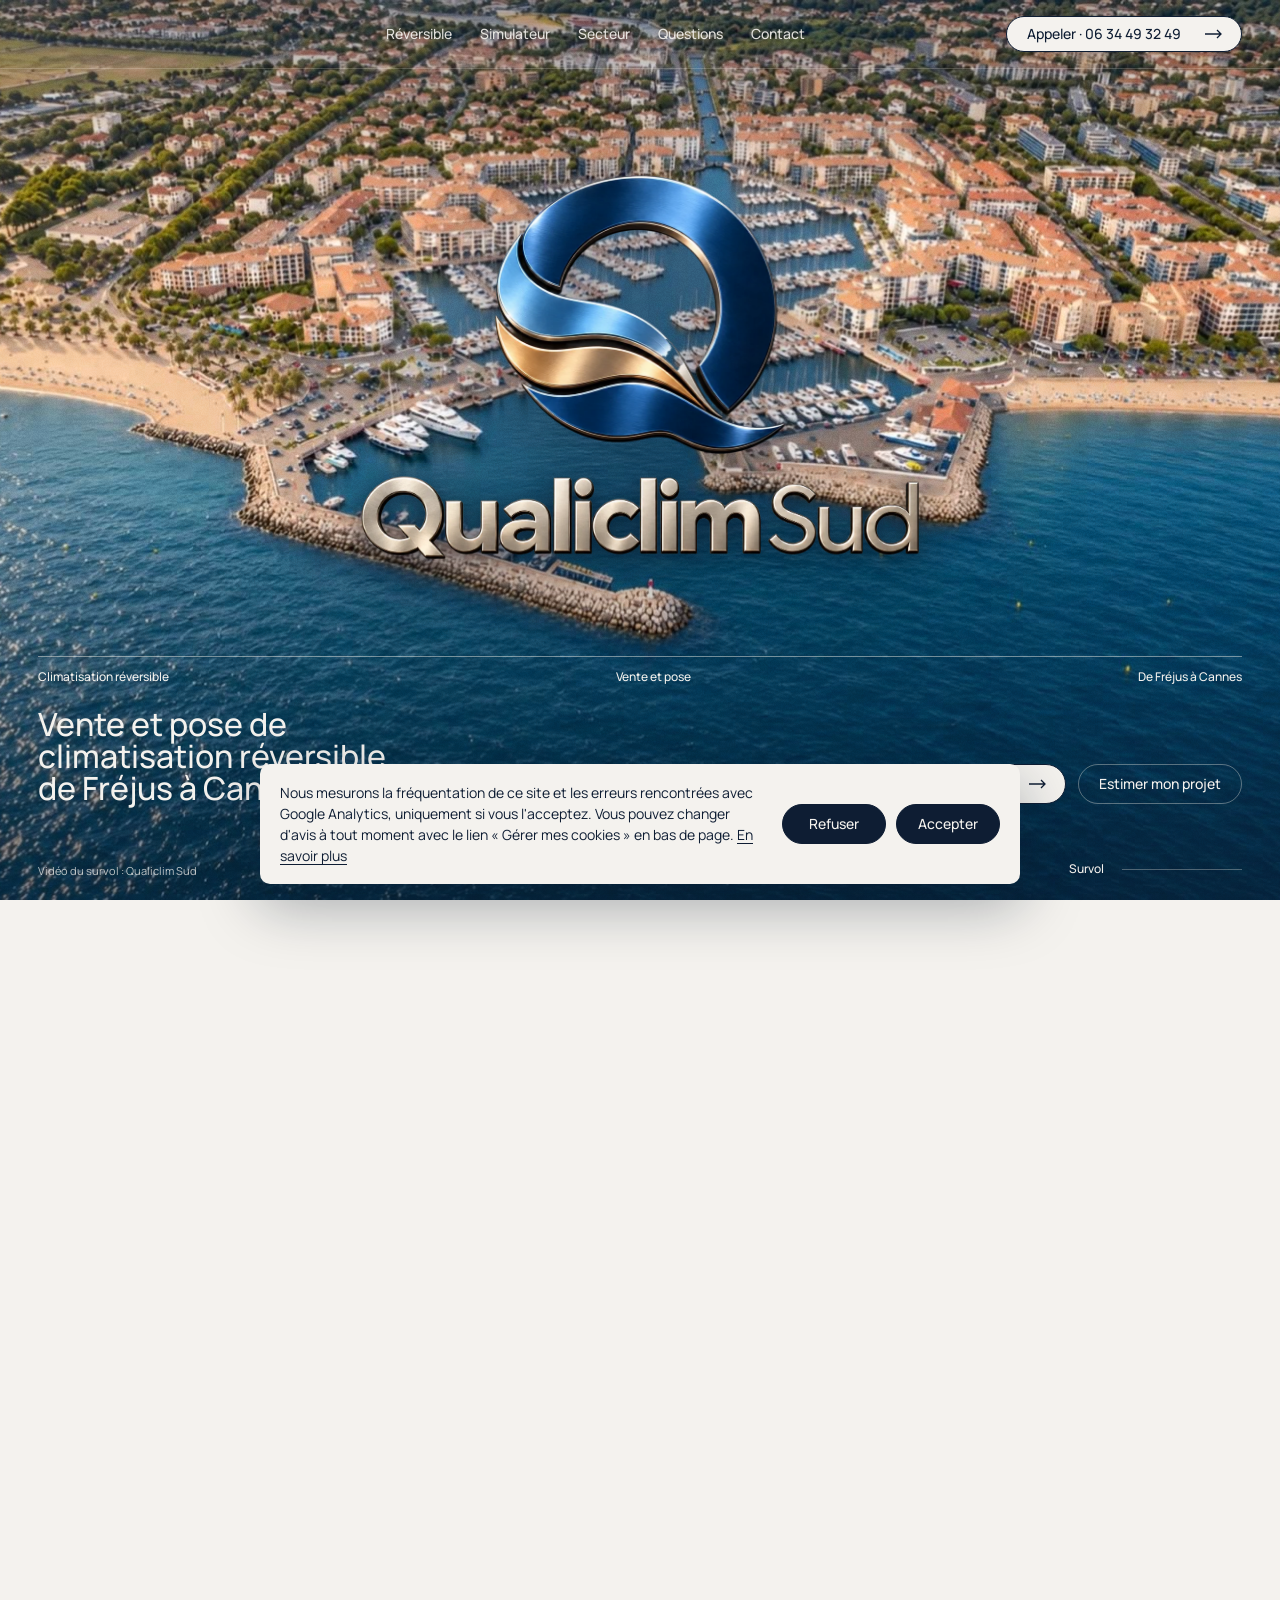
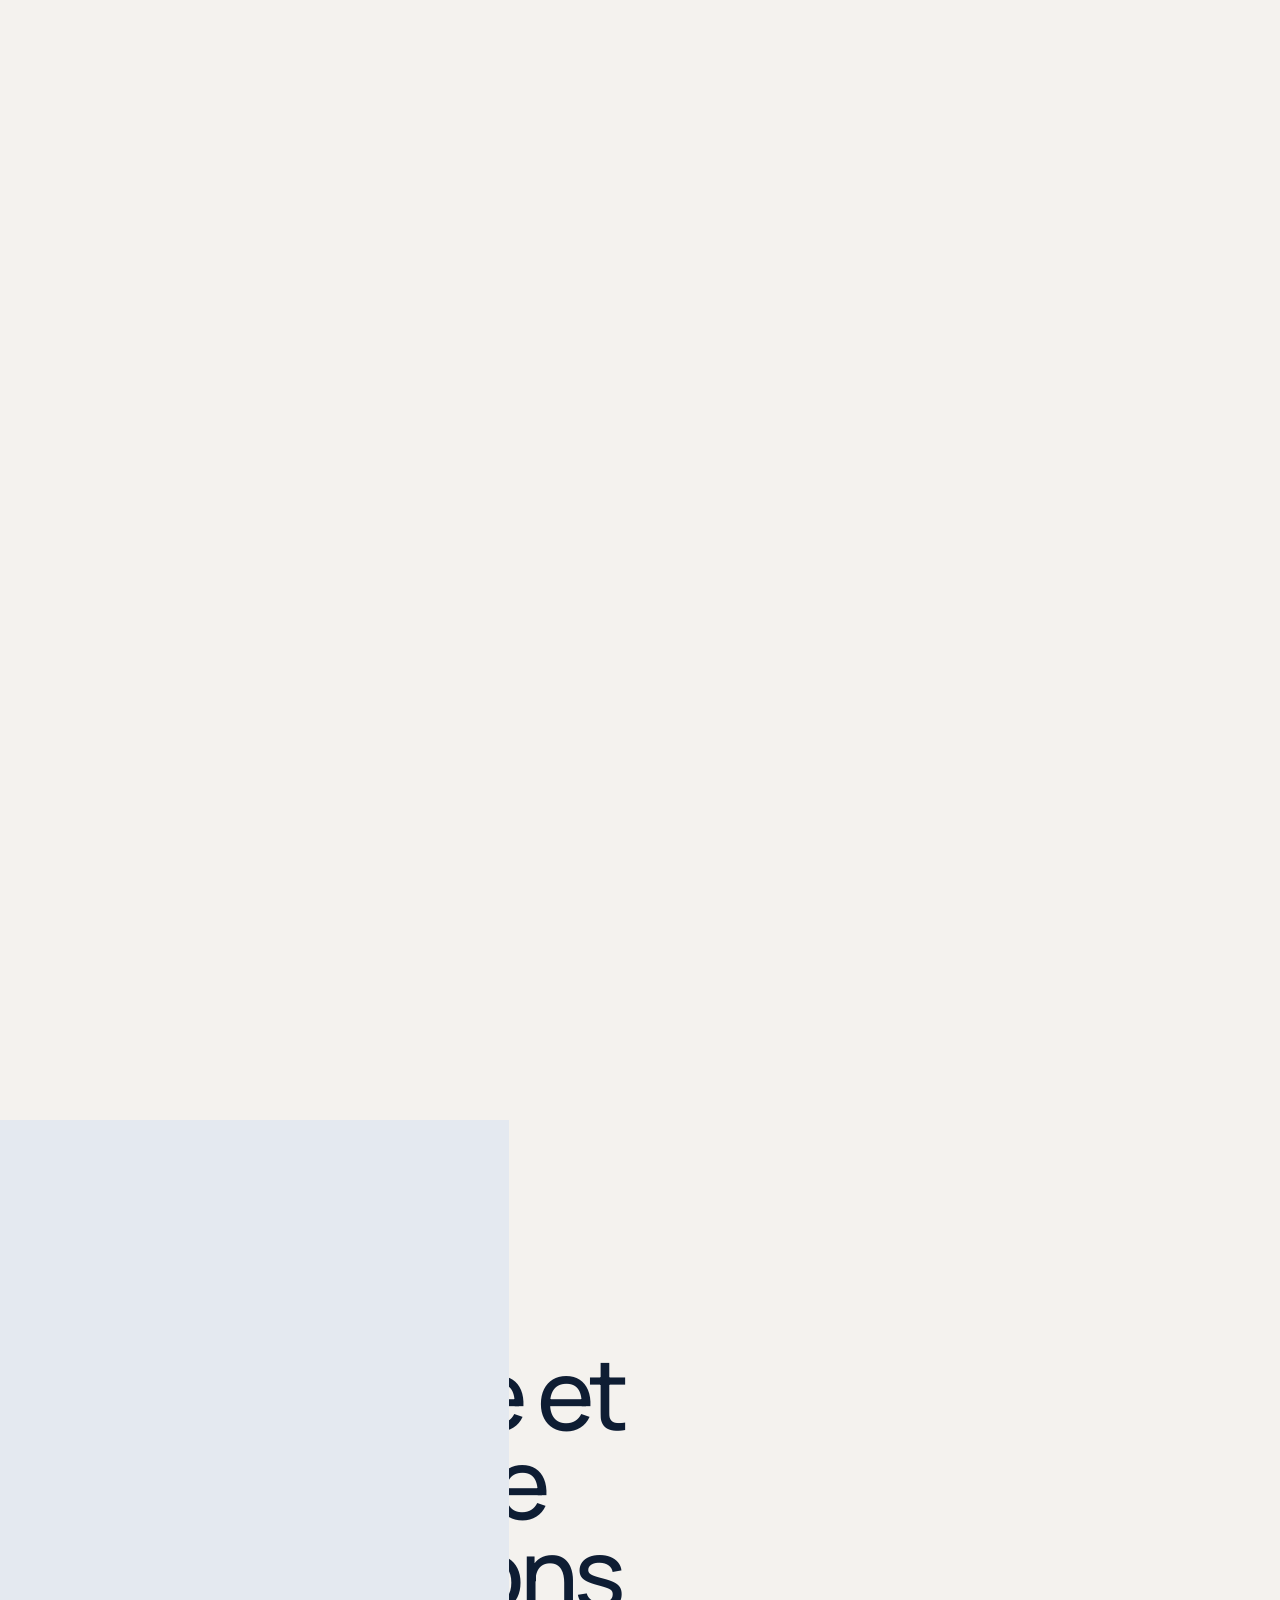
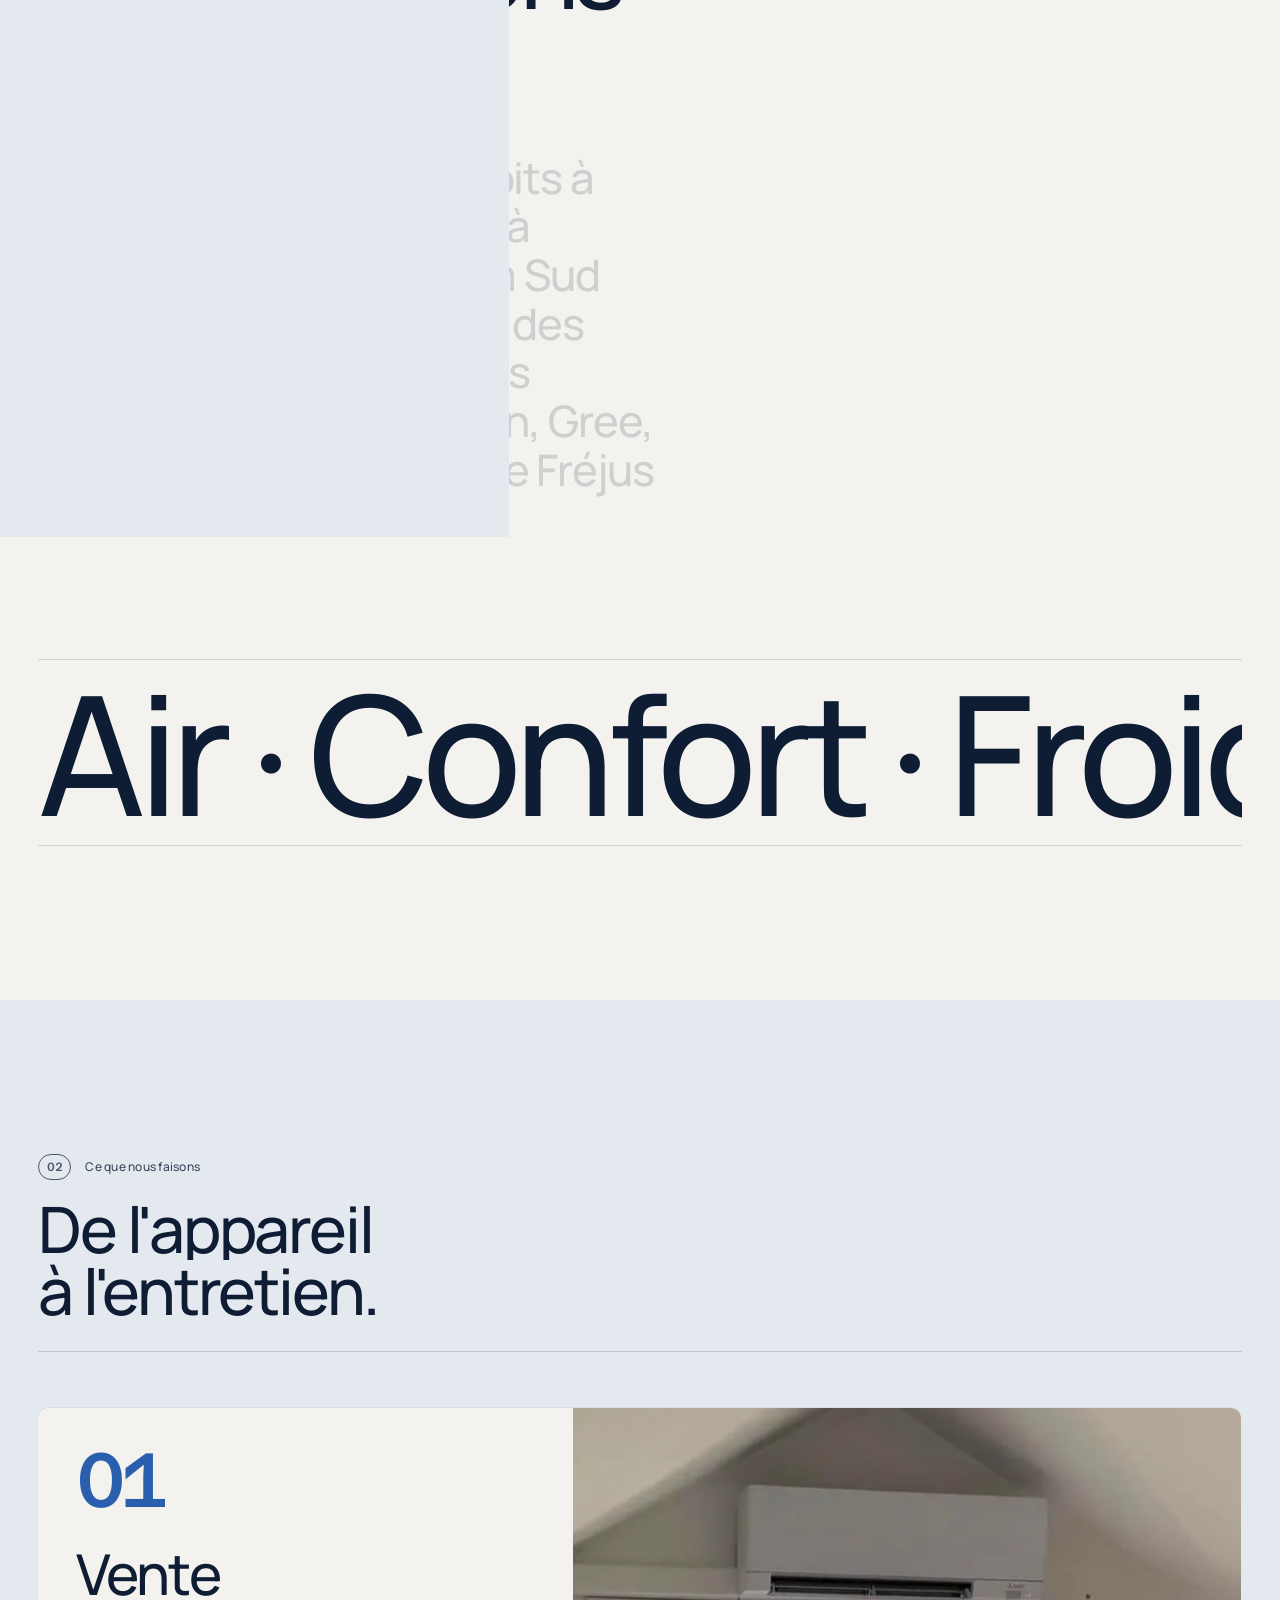
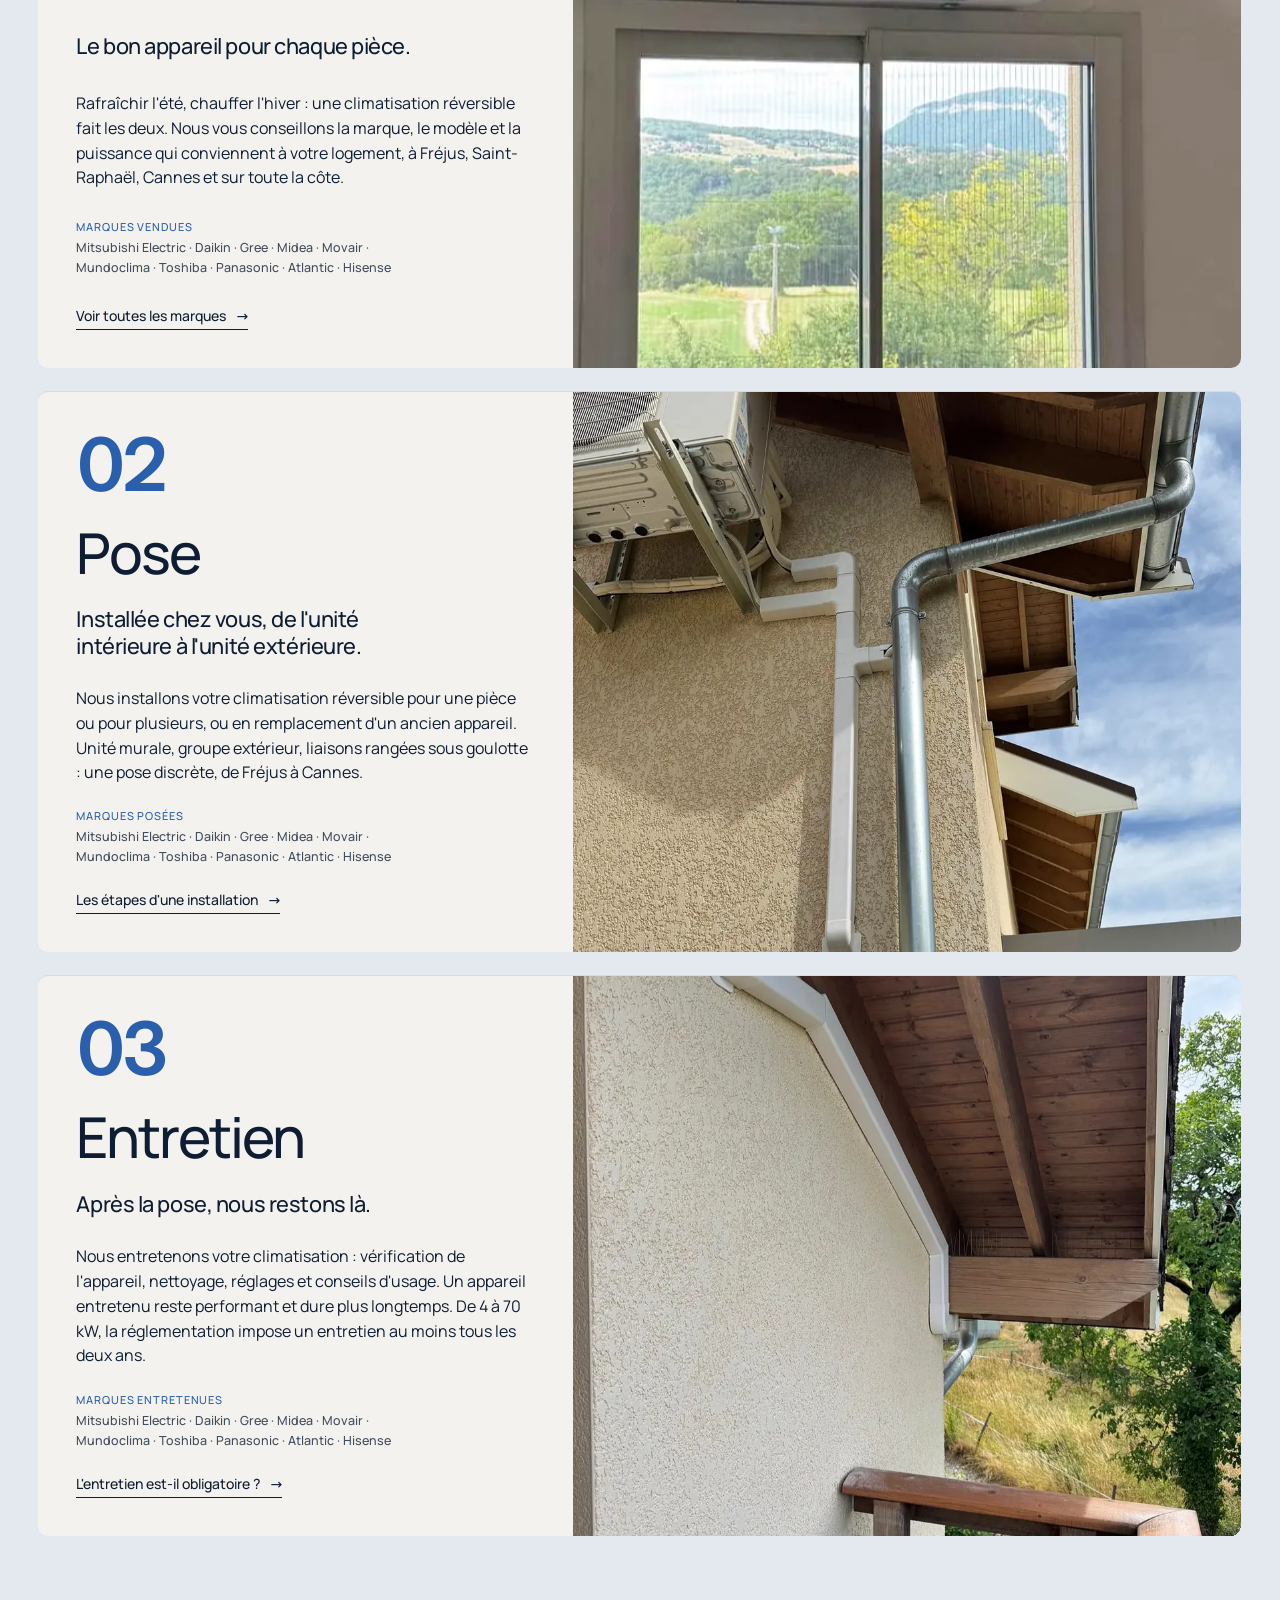
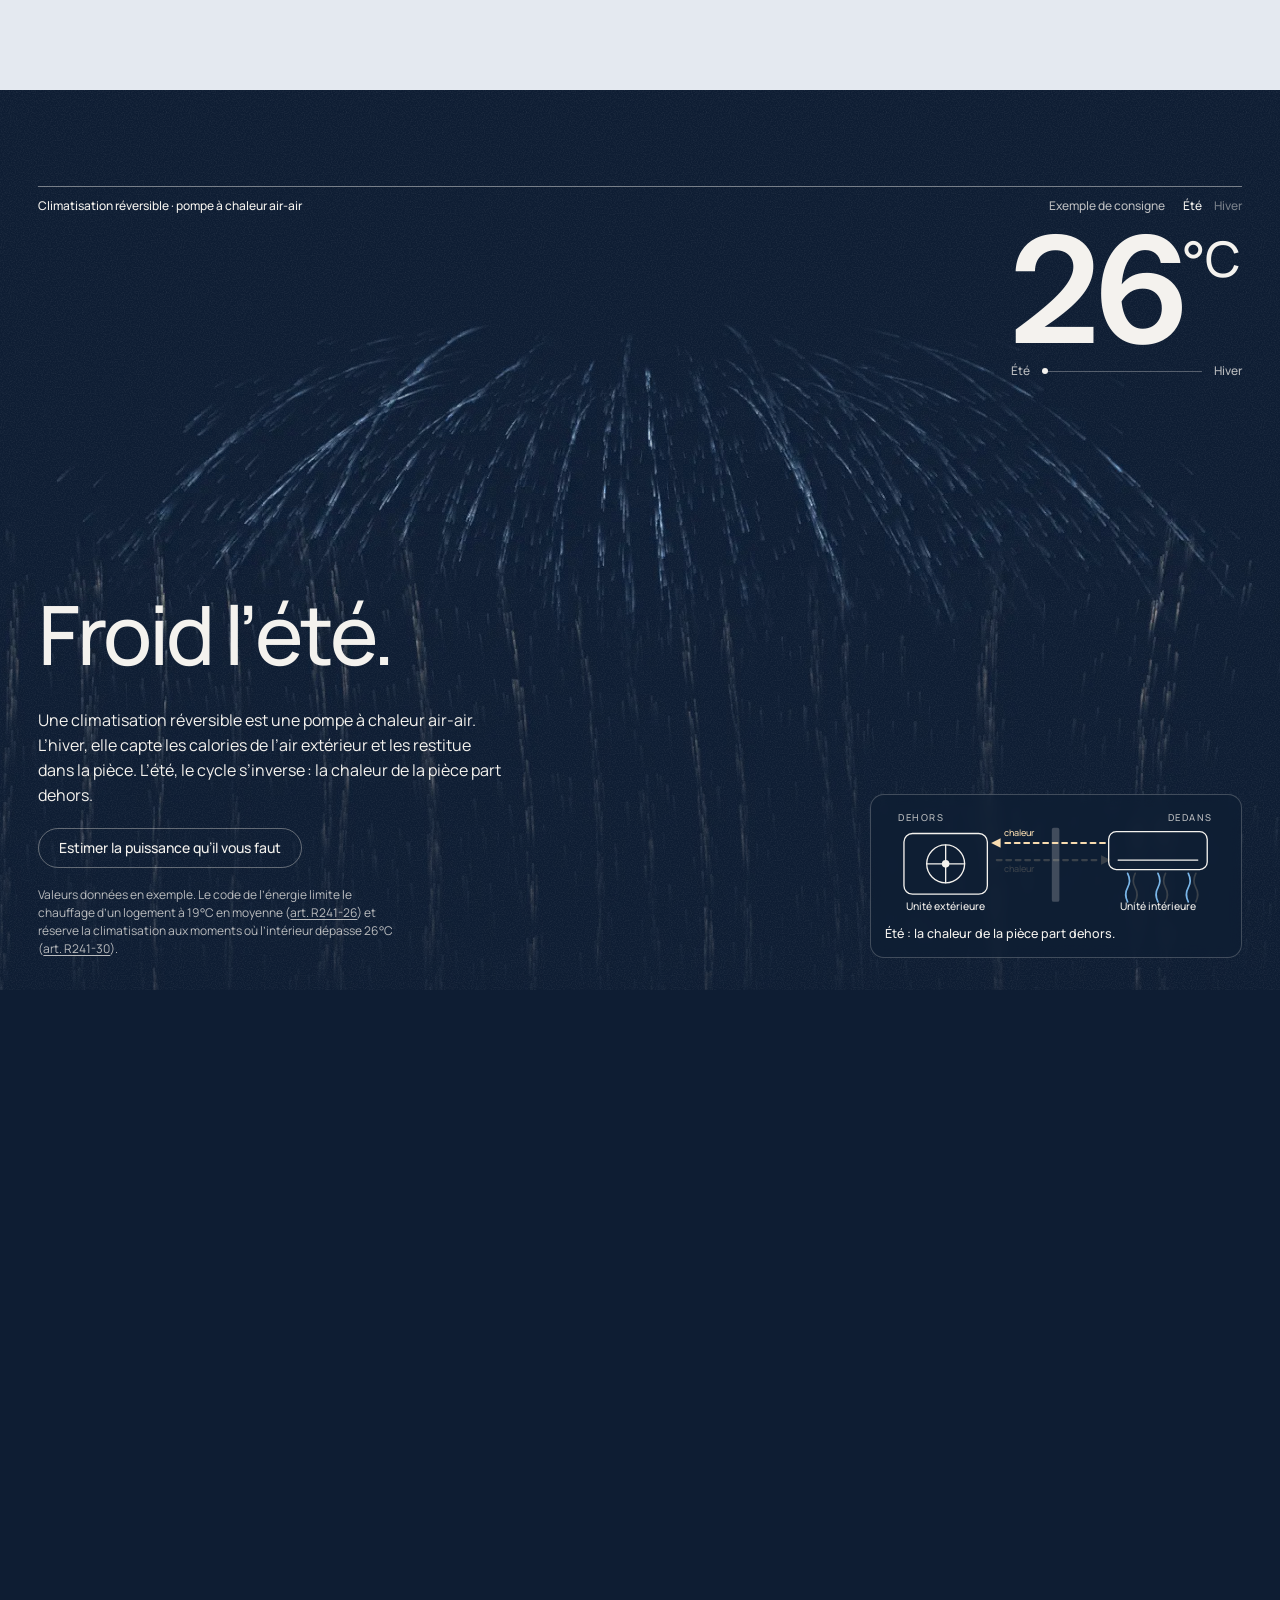
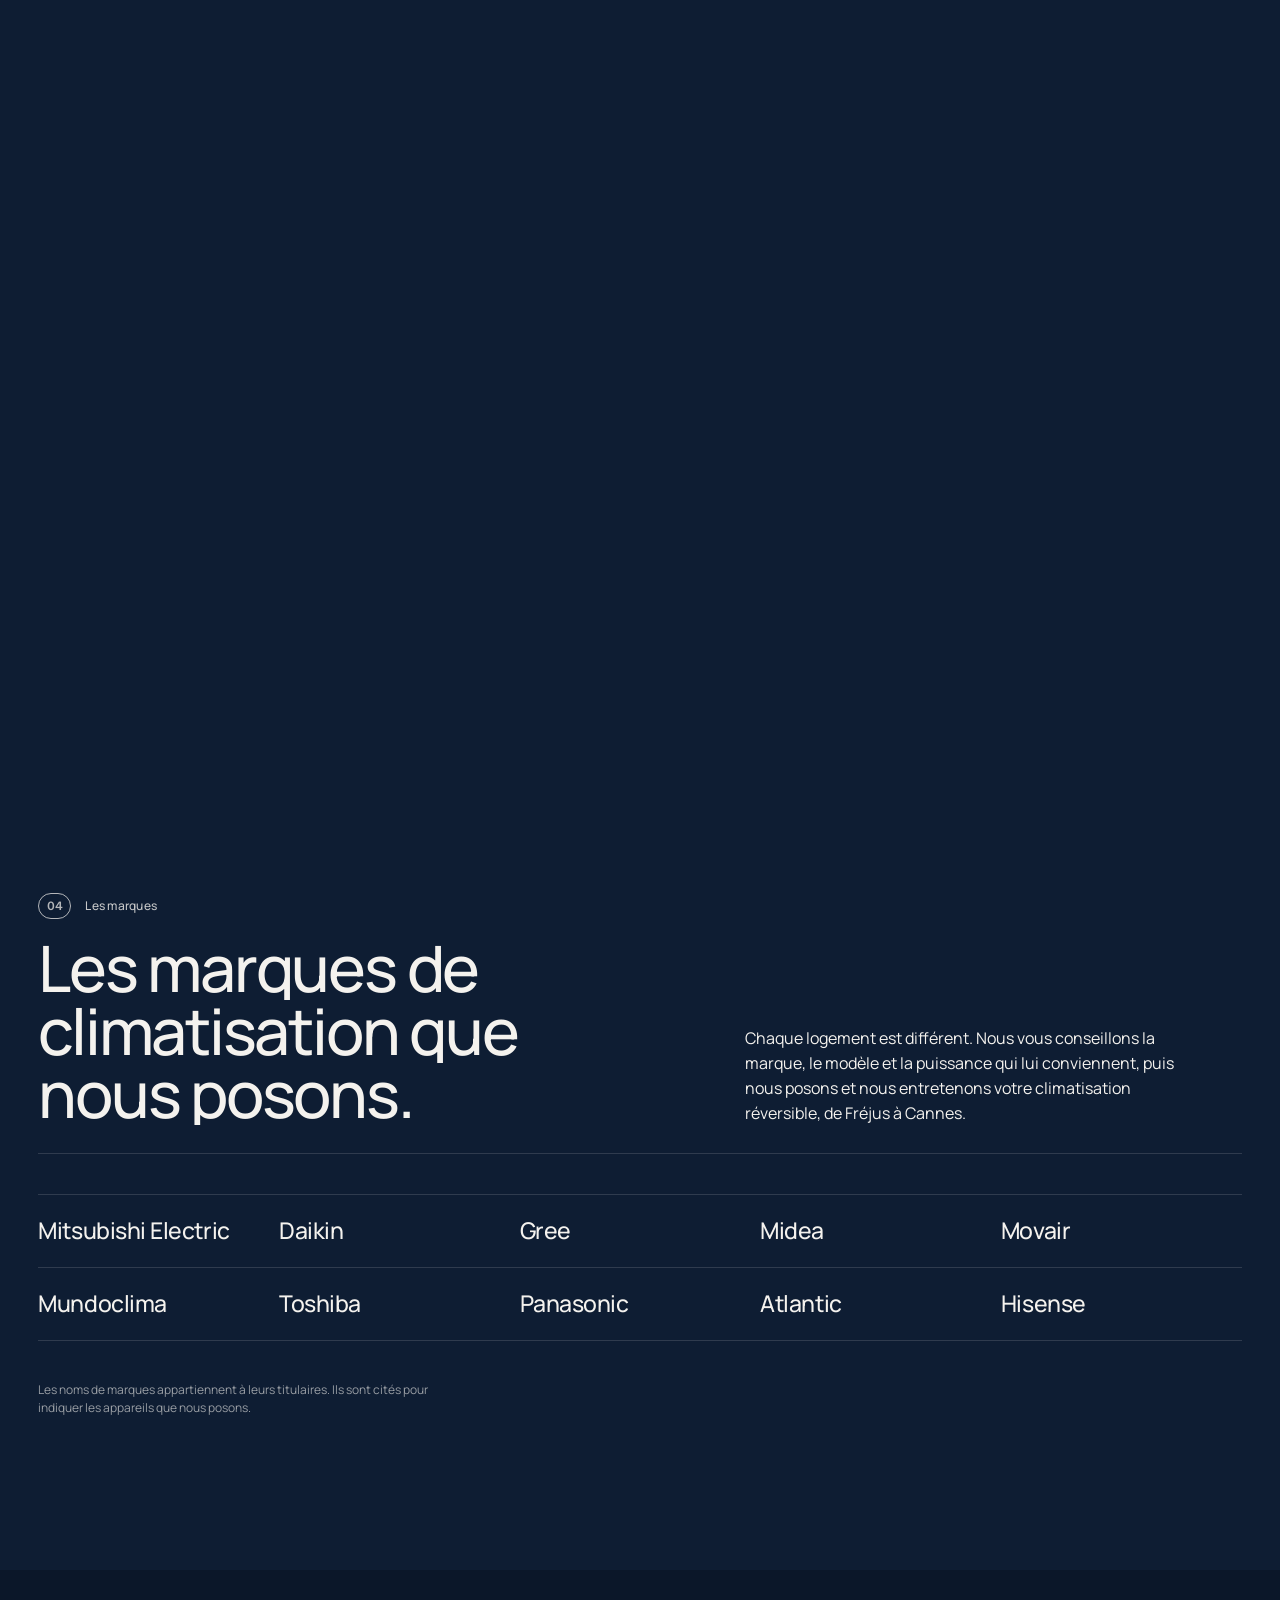
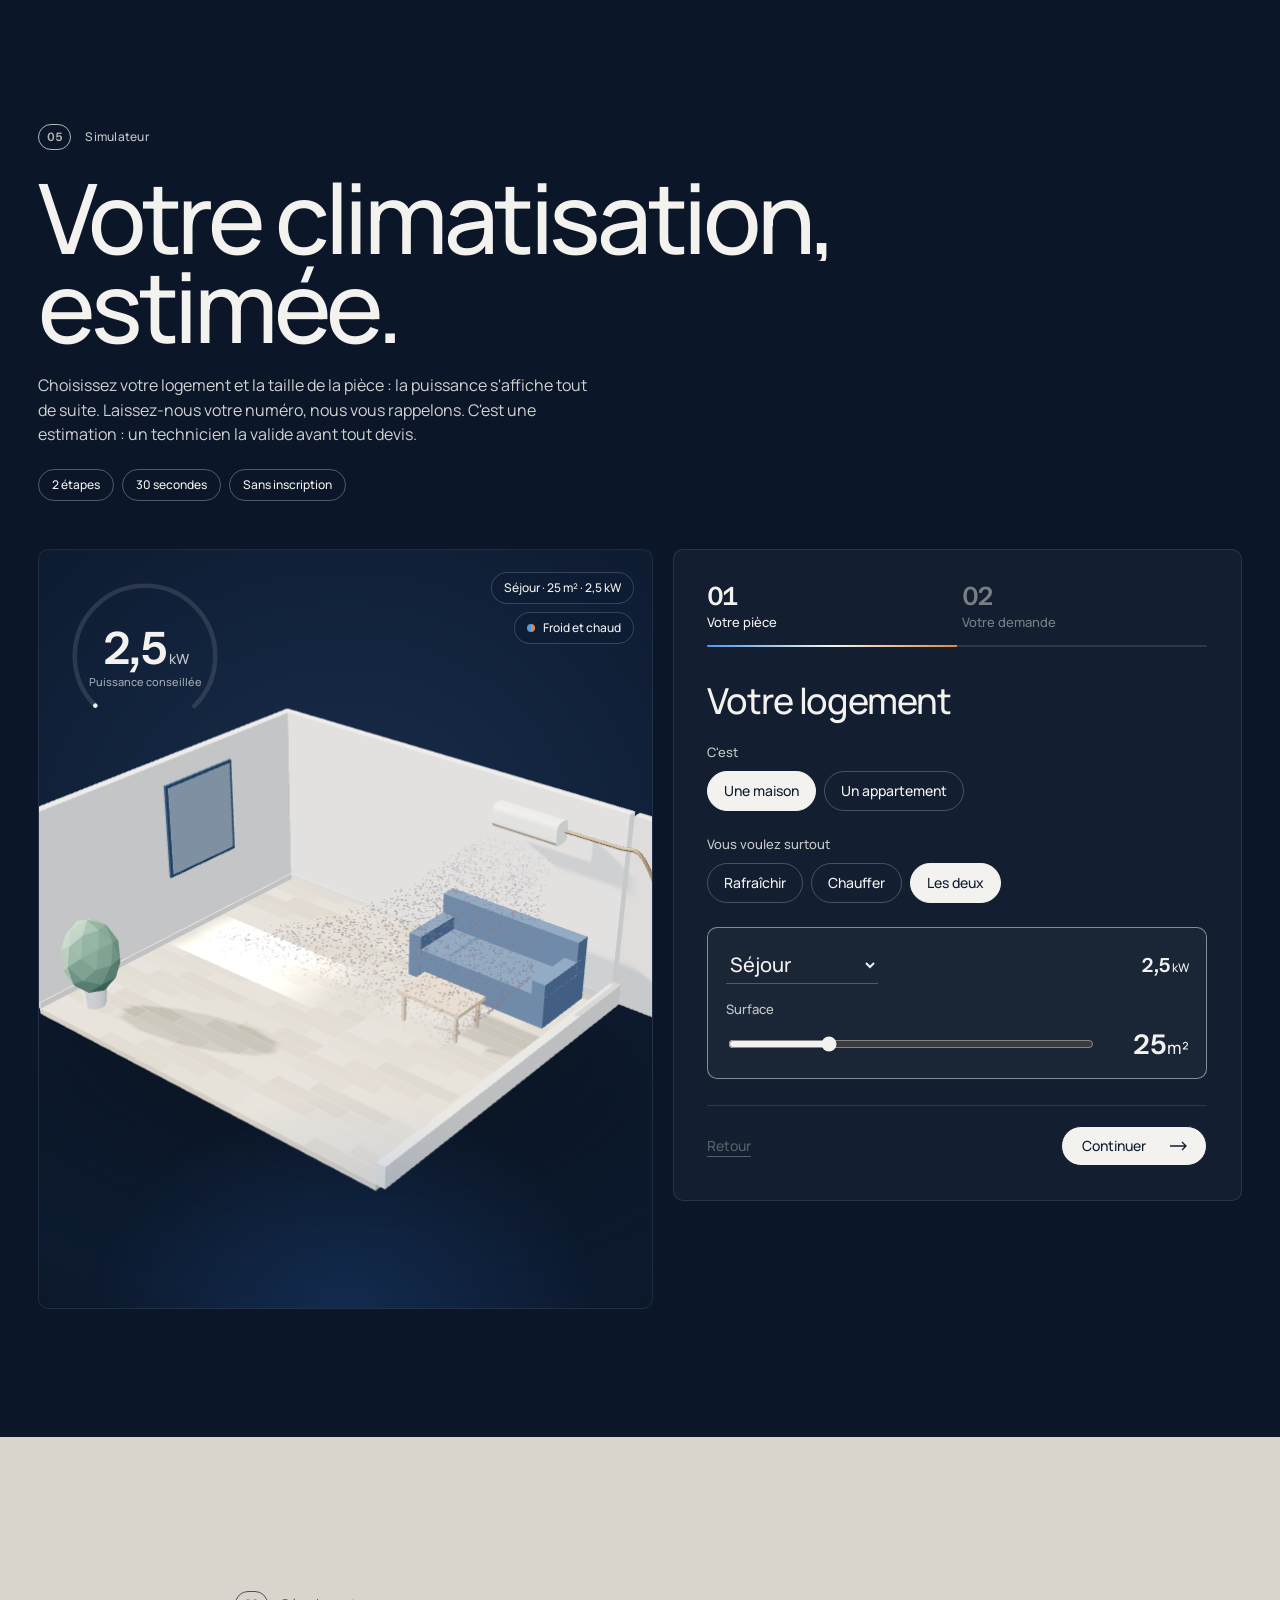
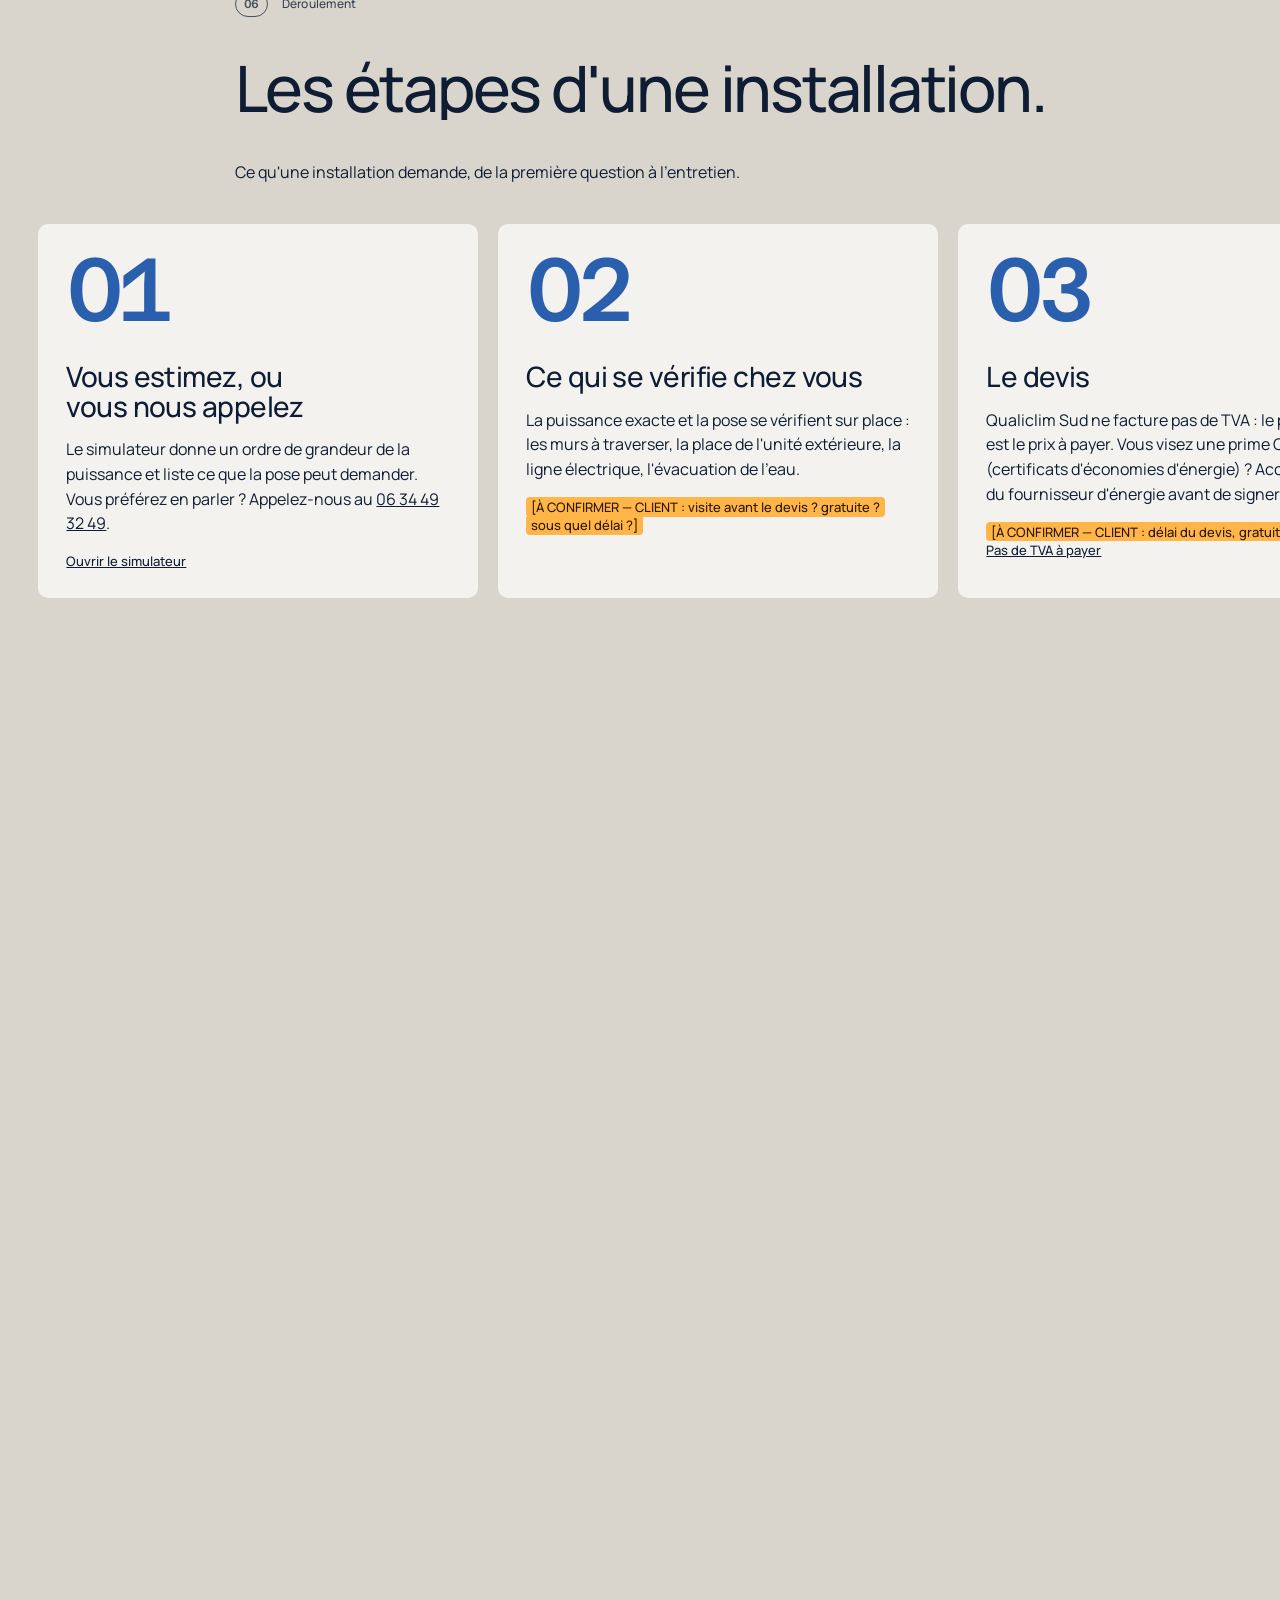
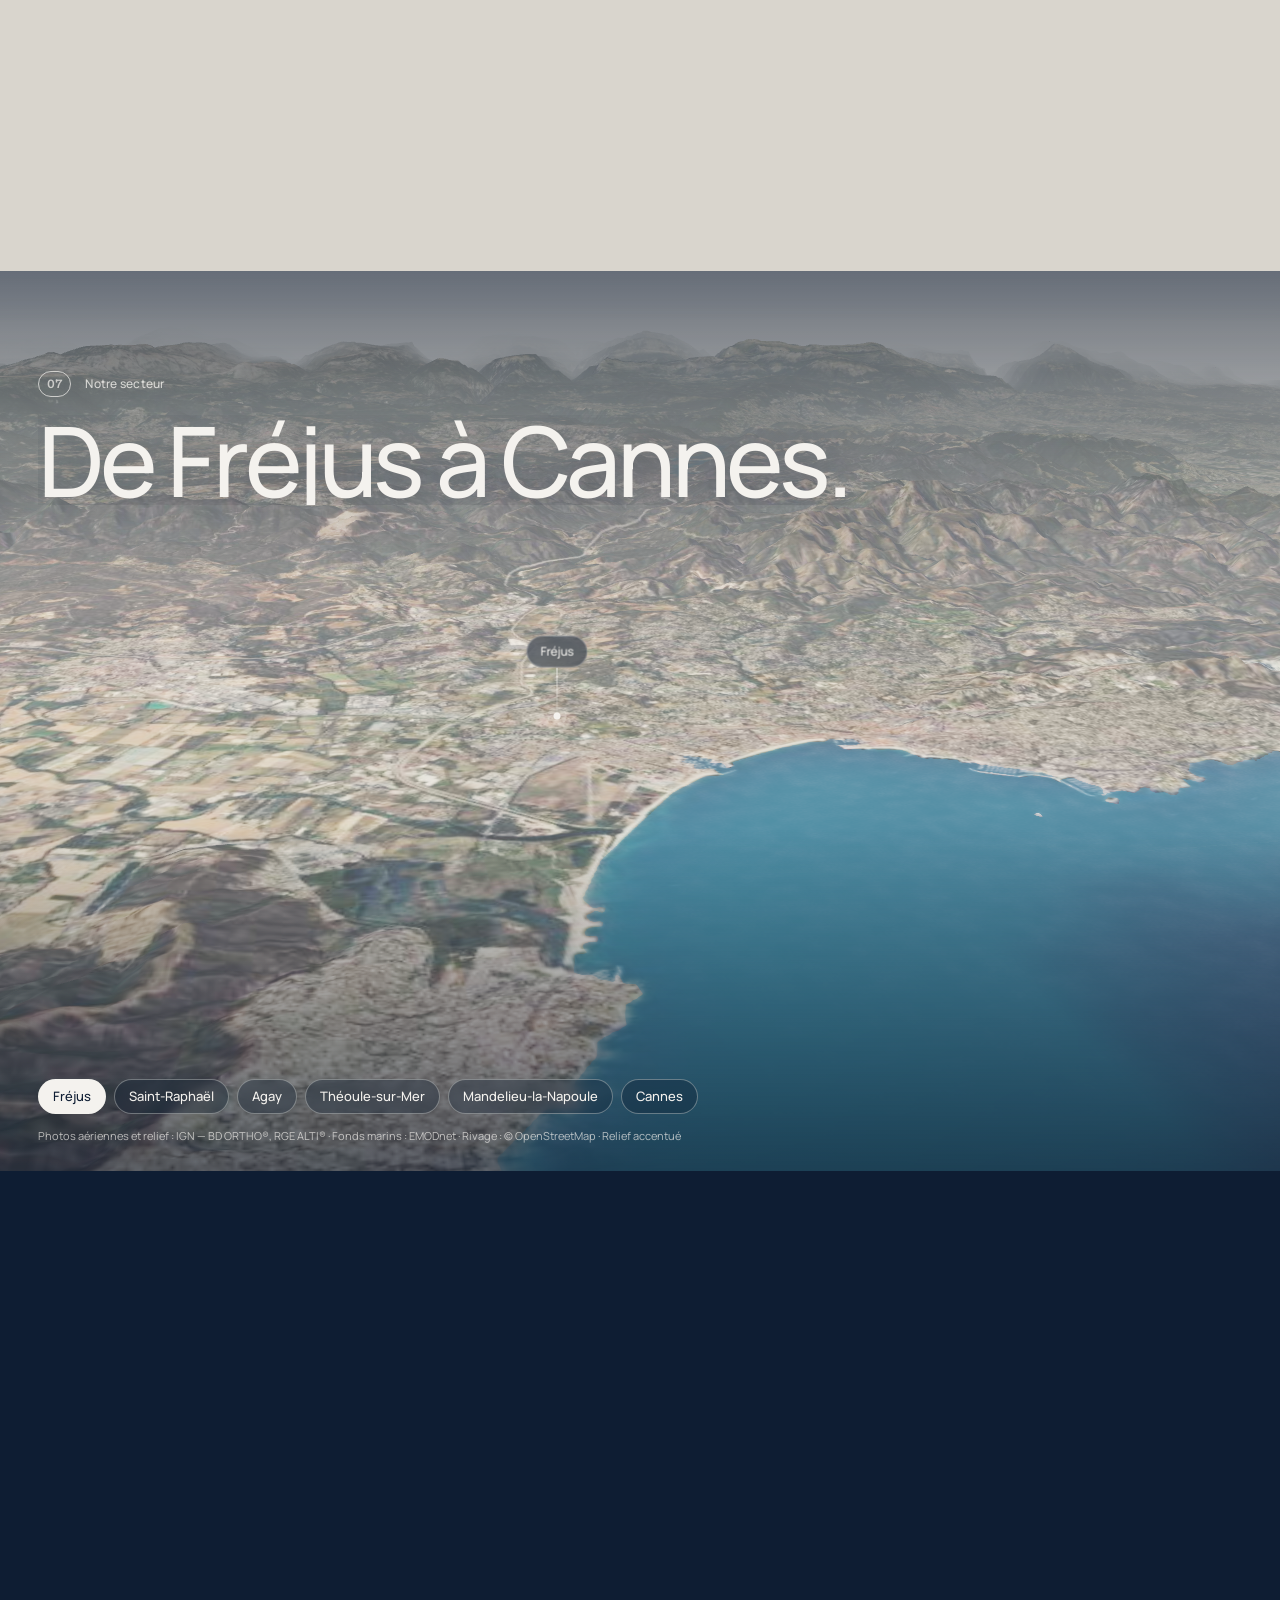
<file: index.html>
<!doctype html>
<html lang="fr">
<head>
<meta charset="utf-8">
<meta name="viewport" content="width=device-width,initial-scale=1,viewport-fit=cover">
<title>Climatisation réversible de Fréjus à Cannes | Qualiclim Sud</title>
<meta name="description" content="Vente, pose et entretien de climatisation réversible de Fréjus à Cannes : Mitsubishi Electric, Daikin, Gree, Midea, Mundoclima. Appelez le 06 34 49 32 49.">
<meta name="theme-color" content="#0e1d33">
<meta property="og:type" content="website">
<meta property="og:locale" content="fr_FR">
<meta property="og:site_name" content="Qualiclim Sud">
<meta property="og:title" content="Qualiclim Sud — le Sud, à la bonne température">
<meta property="og:description" content="Vente et pose de climatisation réversible, de Fréjus à Cannes. Estimez la puissance qu'il vous faut en ligne.">
<meta name="twitter:card" content="summary_large_image">
<!-- commun:tete -->
<meta name="robots" content="noindex, nofollow">
<!-- Aperçu : la page n'est pas indexée (configuration.json, "mode": "apercu"). -->
<link rel="canonical" href="https://qualiclimsud.fr/">
<meta property="og:url" content="https://qualiclimsud.fr/">
<meta property="og:image" content="https://qualiclimsud.fr/img/partage.jpg">
<meta property="og:image:width" content="1200">
<meta property="og:image:height" content="630">
<meta property="og:image:alt" content="Le logo Qualiclim Sud au-dessus du port de Fréjus">
<meta name="qs-formulaire" content="https://qualiclimsud.fr" data-slug="qualiclim-sud">
<link rel="icon" href="favicon.ico" sizes="any">
<link rel="icon" href="img/icone-32.png" type="image/png" sizes="32x32">
<link rel="apple-touch-icon" href="img/icone-180.png">
<link rel="preload" href="polices/manrope-latin.woff2" as="font" type="font/woff2" crossorigin>
<link rel="preload" href="polices/azeret-mono-500-latin.woff2" as="font" type="font/woff2" crossorigin>
<!-- Kit de mesure Belle Devanture v2 : rien n'est envoyé à Google avant l'accord du visiteur -->
<script>
(function () {
  var ID = 'G-62GGEBKN2W';
  window.dataLayer = window.dataLayer || [];
  window.gtag = window.gtag || function () { dataLayer.push(arguments); };
  // consentement refusé par défaut, sauf si le site le gère déjà (Complianz, Site Kit…) : on ne le redéfinit jamais
  var managed = [].some.call(window.dataLayer, function (a) { return a && a[0] === 'consent' && a[1] === 'default'; });
  if (!managed) gtag('consent', 'default', { analytics_storage: 'denied', ad_storage: 'denied', ad_user_data: 'denied', ad_personalization: 'denied' });
  var on = false, queue = [], errors = 0;
  // rien ne part avant l'accord : les signaux attendent (20 au plus) et partent à l'accord, sinon jamais
  function send(name, params) { if (on) gtag('event', name, params || {}); else if (queue.length < 20) queue.push([name, params || {}]); }
  // jamais de donnée personnelle : e-mails et longs numéros masqués, 100 caractères au plus
  function clean(v) { return String(v || '').replace(/[\w.+-]+@[\w-]+\.[\w.]+/g, '[e-mail]').replace(/\d{6,}/g, '[n]').slice(0, 100); }
  // à appeler par le bandeau de consentement quand le visiteur accepte la mesure d'audience (à chaque page tant que son accord vaut)
  window.bdAnalyticsConsent = function () {
    if (on) return;
    on = true;
    gtag('consent', 'update', { analytics_storage: 'granted' });
    // la balise Google du site est déjà là (Site Kit, Tag Manager…) : on ne la charge pas une seconde fois ; une balise
    // d'un autre usage seulement (Google Ads…) ne mesure pas l'audience : on y ajoute alors la mesure du site
    var tags = [].map.call(document.querySelectorAll('script[src*="googletagmanager.com/gtag/js"], script[src*="googletagmanager.com/gtm.js"]'), function (t) { return (/[?&]id=([^&]+)/.exec(t.src) || [])[1] || ''; });
    var configured = [].some.call(window.dataLayer, function (a) { return a && a[0] === 'config' && a[1] === ID; });
    // cookie de mesure limité à 390 jours (CNIL : 13 mois au plus ; Google : 2 ans par défaut)
    if (!tags.length) {
      gtag('js', new Date());
      gtag('config', ID, { cookie_expires: 33696000 });
      var s = document.createElement('script');
      s.async = true;
      s.src = 'https://www.googletagmanager.com/gtag/js?id=' + ID;
      document.head.appendChild(s);
    } else if (!configured && tags.every(function (t) { return t && t !== ID && !/^GTM?-/.test(t); })) {
      gtag('config', ID, { cookie_expires: 33696000 });
    }
    var first = true;
    try { first = !sessionStorage.getItem('bd_kit'); sessionStorage.setItem('bd_kit', '1'); } catch (e) {}
    if (first) gtag('event', 'bd_kit', { kit_version: '2' });
    queue.splice(0).forEach(function (q) { gtag('event', q[0], q[1]); });
  };
  // à appeler par le bandeau quand le visiteur retire son accord : plus rien ne part ensuite, consentement Google refusé
  window.bdAnalyticsRevoke = function () {
    on = false;
    queue.length = 0;
    gtag('consent', 'update', { analytics_storage: 'denied' });
  };
  // formulaires : à appeler par le site après un envoi réellement réussi, ou quand l'envoi échoue
  window.bdFormSent = function (name) { send('bd_form_sent', { form_name: clean(name || 'formulaire').slice(0, 40) }); };
  window.bdFormFailed = function (name) { send('bd_form_failed', { form_name: clean(name || 'formulaire').slice(0, 40) }); };
  // page introuvable : automatique sur WordPress (classe error404) ou avec <body data-bd-404>, sinon appeler bdNotFound()
  window.bdNotFound = function () { send('bd_404'); };
  document.addEventListener('DOMContentLoaded', function () {
    var b = document.body;
    if (b && (b.classList.contains('error404') || b.hasAttribute('data-bd-404'))) window.bdNotFound();
    // WPForms sans AJAX : la page se recharge et affiche sa confirmation
    if (document.querySelector('.wpforms-confirmation-container-full, .wpforms-confirmation-container')) window.bdFormSent('contact');
  });
  // appuis sur un numéro de téléphone ou une adresse e-mail (un clic n'est pas un contact confirmé)
  document.addEventListener('click', function (e) {
    var a = e.target && e.target.closest ? e.target.closest('a[href^="tel:"], a[href^="mailto:"]') : null;
    if (a) send(a.getAttribute('href').indexOf('tel:') === 0 ? 'bd_phone_click' : 'bd_email_click');
  }, true);
  // bugs vus par les visiteurs : erreurs JavaScript et fichiers qui ne se chargent pas (5 au plus par page)
  window.addEventListener('error', function (e) {
    if (errors >= 5) return;
    var t = e.target;
    if (t && t !== window && (t.src || t.href)) { errors++; send('bd_resource_error', { error_message: clean(String(t.src || t.href).split('?')[0]) }); return; }
    errors++;
    send('bd_js_error', { error_message: clean(e.message) });
  }, true);
  window.addEventListener('unhandledrejection', function (e) {
    if (errors >= 5) return;
    errors++;
    send('bd_js_error', { error_message: clean(e.reason && e.reason.message ? e.reason.message : e.reason) });
  });
  // bandeaux courants : Complianz (WordPress) — accord déjà donné ou donné pendant la visite
  document.addEventListener('cmplz_fire_categories', function (e) {
    var c = e.detail && e.detail.categories;
    if (c && c.indexOf('statistics') >= 0) window.bdAnalyticsConsent();
  });
  // formulaires des extensions WordPress courantes et rendez-vous Calendly : comptés sans rien ajouter
  document.addEventListener('wpcf7mailsent', function () { window.bdFormSent('contact'); });
  document.addEventListener('wpcf7mailfailed', function () { window.bdFormFailed('contact'); });
  window.addEventListener('message', function (e) {
    if (e.origin === 'https://calendly.com' && e.data && e.data.event === 'calendly.event_scheduled') window.bdFormSent('rendez-vous');
  });
  document.addEventListener('DOMContentLoaded', function () {
    var $ = window.jQuery;
    if (!$) return;
    $(document).on('submit_success', function () { window.bdFormSent('contact'); }); // Elementor
    $(document).on('wpformsAjaxSubmitSuccess', function () { window.bdFormSent('contact'); }); // WPForms
    $(document).on('fluentform_submission_success', function () { window.bdFormSent('contact'); }); // Fluent Forms
  });
})();
</script>
<!-- Le bandeau de consentement appelle bdAnalyticsConsent() quand le visiteur accepte la mesure d'audience
     (Complianz : automatique), et bdAnalyticsRevoke() s'il retire son accord. -->
<script type="application/ld+json">
{
  "@context": "https://schema.org",
  "@graph": [
    {
      "@type": "HVACBusiness",
      "@id": "https://qualiclimsud.fr/#entreprise",
      "name": "Qualiclim Sud",
      "legalName": "QUALICLIM",
      "url": "https://qualiclimsud.fr/",
      "logo": "https://qualiclimsud.fr/img/logo.webp",
      "image": "https://qualiclimsud.fr/img/partage.jpg",
      "description": "Vente, pose et entretien de climatisation réversible (pompe à chaleur air-air), de Fréjus à Cannes.",
      "telephone": "+33634493249",
      "email": "contact@qualiclimsud.fr",
      "areaServed": [
        {
          "@type": "City",
          "name": "Fréjus"
        },
        {
          "@type": "City",
          "name": "Saint-Raphaël"
        },
        {
          "@type": "City",
          "name": "Théoule-sur-Mer"
        },
        {
          "@type": "City",
          "name": "Mandelieu-la-Napoule"
        },
        {
          "@type": "City",
          "name": "Cannes"
        }
      ],
      "brand": [
        {
          "@type": "Brand",
          "name": "Mitsubishi Electric"
        },
        {
          "@type": "Brand",
          "name": "Daikin"
        },
        {
          "@type": "Brand",
          "name": "Gree"
        },
        {
          "@type": "Brand",
          "name": "Midea"
        },
        {
          "@type": "Brand",
          "name": "Movair"
        },
        {
          "@type": "Brand",
          "name": "Mundoclima"
        },
        {
          "@type": "Brand",
          "name": "Toshiba"
        },
        {
          "@type": "Brand",
          "name": "Panasonic"
        },
        {
          "@type": "Brand",
          "name": "Atlantic"
        },
        {
          "@type": "Brand",
          "name": "Hisense"
        }
      ],
      "knowsAbout": [
        "Climatisation réversible",
        "Pompe à chaleur air-air",
        "Entretien de climatisation"
      ],
      "identifier": {
        "@type": "PropertyValue",
        "propertyID": "SIREN",
        "value": "797445715"
      }
    },
    {
      "@type": "WebSite",
      "@id": "https://qualiclimsud.fr/#site",
      "url": "https://qualiclimsud.fr/",
      "name": "Qualiclim Sud",
      "inLanguage": "fr-FR",
      "publisher": {
        "@id": "https://qualiclimsud.fr/#entreprise"
      }
    },
    {
      "@type": "WebPage",
      "@id": "https://qualiclimsud.fr/#page",
      "url": "https://qualiclimsud.fr/",
      "name": "Climatisation réversible de Fréjus à Cannes | Qualiclim Sud",
      "isPartOf": {
        "@id": "https://qualiclimsud.fr/#site"
      },
      "about": {
        "@id": "https://qualiclimsud.fr/#entreprise"
      },
      "inLanguage": "fr-FR"
    }
  ]
}
</script>
<!-- /commun:tete -->
<link rel="preload" as="image" href="img/poster.jpg">
<link rel="stylesheet" href="css/site.css?v=36f8884cf6">
<link rel="stylesheet" href="css/reversible.css?v=4d7908ec8c">
<script>document.documentElement.classList.add('js');</script>
<script type="application/ld+json">
{
  "@context": "https://schema.org",
  "@type": "FAQPage",
  "mainEntity": [
    {
      "@type": "Question",
      "name": "Quelle puissance de climatisation pour mon logement ?",
      "acceptedAnswer": {
        "@type": "Answer",
        "text": "Elle se calcule pièce par pièce. Comptent la surface, la hauteur sous plafond, l'isolation, l'exposition au soleil, les grandes baies vitrées, et le fait d'être au dernier étage ou sous les combles. Le simulateur tient compte de tout cela et donne un ordre de grandeur en kilowatts. Seul un relevé chez vous fixe la bonne puissance."
      }
    },
    {
      "@type": "Question",
      "name": "Combien coûte une climatisation réversible posée ?",
      "acceptedAnswer": {
        "@type": "Answer",
        "text": "Le prix dépend de votre projet : le nombre de pièces, la puissance, la gamme de l'appareil, la distance entre les deux unités, l'accès à l'unité extérieure, le mur à traverser, la ligne électrique et l'évacuation de l'eau. Aucune TVA ne s'ajoute : Qualiclim Sud ne facture pas de TVA. Le simulateur liste ce qui s'applique chez vous."
      }
    },
    {
      "@type": "Question",
      "name": "Climatisation réversible ou pompe à chaleur air-air : quelle différence ?",
      "acceptedAnswer": {
        "@type": "Answer",
        "text": "Une climatisation réversible est une pompe à chaleur air-air réversible : deux noms pour le même appareil. Il rafraîchit vos pièces en été et les chauffe en hiver. Les textes officiels disent « pompe à chaleur air/air réversible », le langage courant « clim réversible ». Sur une fiche produit, c'est le mot « réversible » qui compte : il dit que l'appareil fait les deux."
      }
    },
    {
      "@type": "Question",
      "name": "L'entretien d'une climatisation est-il obligatoire ?",
      "acceptedAnswer": {
        "@type": "Answer",
        "text": "Oui, si sa puissance nominale est comprise entre 4 et 70 kW : au moins un entretien tous les deux ans, le premier au plus tard deux ans après la pose. Il comprend la vérification de l'appareil, un contrôle d'étanchéité du circuit (sauf s'il est déjà contrôlé au titre du règlement européen), un nettoyage si besoin, des réglages et des conseils d'usage. L'occupant le fait faire, sauf clause contraire du bail. L'entreprise remet une attestation dans les 15 jours. Sous 4 kW, cet entretien n'est pas obligatoire."
      }
    },
    {
      "@type": "Question",
      "name": "Qui a le droit d'installer une climatisation ?",
      "acceptedAnswer": {
        "@type": "Answer",
        "text": "Tout ce qui touche au fluide frigorigène est réservé aux entreprises titulaires d'une attestation de capacité. C'est le cas de la mise en service d'une climatisation en deux unités (split), de son entretien, de sa réparation et du contrôle de son étanchéité. Un organisme agréé délivre cette attestation pour cinq ans au plus, une par établissement. Un split préchargé ne se vend d'ailleurs à un particulier qu'avec un contrat de mise en service signé avec une entreprise attestée."
      }
    },
    {
      "@type": "Question",
      "name": "Une climatisation au R32 va-t-elle être interdite ?",
      "acceptedAnswer": {
        "@type": "Answer",
        "text": "Non, pas un appareil déjà posé. Le règlement européen sur les gaz fluorés interdit, à partir du 1er janvier 2029, de mettre sur le marché européen des climatisations air-air neuves en deux blocs (split), de 12 kW au plus, qui utilisent un fluide comme le R32, sauf exigence de sécurité. Les appareils déjà posés restent utilisables et réparables, et le R32 peut encore servir à les recharger. À quantité égale, une fuite de R32 pèse environ trois fois moins sur le climat qu'une fuite de R410A."
      }
    },
    {
      "@type": "Question",
      "name": "L'unité extérieure risque-t-elle de gêner les voisins ?",
      "acceptedAnswer": {
        "@type": "Answer",
        "text": "Elle ne doit pas. Le code de la santé publique interdit tout bruit qui, par sa durée, sa répétition ou son intensité, trouble la tranquillité du voisinage, y compris celui d'un appareil dont on a la garde. L'emplacement de l'unité extérieure se choisit donc aussi pour vos voisins."
      }
    },
    {
      "@type": "Question",
      "name": "Où intervenez-vous ?",
      "acceptedAnswer": {
        "@type": "Answer",
        "text": "Nous posons sur toute la côte, de Fréjus à Cannes : Fréjus, Saint-Raphaël et Agay, Théoule-sur-Mer, Mandelieu-la-Napoule et Cannes. Votre commune n'y est pas ? Appelez-nous au 06 34 49 32 49 : nous vous dirons si nous pouvons venir chez vous."
      }
    }
  ]
}
</script>
</head>
<body>
<a class="evitement" href="#metier">Aller au contenu</a>

<div class="prechargeur" id="prechargeur" aria-hidden="true">
  <div class="prechargeur__centre">
    <img src="img/q-grand.webp" alt="" width="600" height="578">
    <p class="prechargeur__compte"><span id="compte">0</span><small>%</small></p>
  </div>
  <p class="prechargeur__ligne">Qualiclim Sud · Climatisation réversible · De Fréjus à Cannes</p>
</div>
<p class="lisible" role="status" id="etat-chargement">Chargement de la page…</p>

<header class="nav" id="nav">
  <a class="signe" href="#haut" aria-label="Qualiclim Sud, retour en haut de la page"><img class="signe__q" src="img/q-petit.webp" alt="" width="112" height="108"><img class="signe__nom" src="img/nom-petit.webp" alt="" width="480" height="72"></a>
  <nav class="nav__liens" aria-label="Rubriques">
    <a href="#climatisation">Réversible</a>
    <a href="#simulateur">Simulateur</a>
    <a href="#zone">Secteur</a>
    <a href="#questions">Questions</a>
    <a href="#contact">Contact</a>
  </nav>
  <a class="pilule pilule--porcelaine" href="tel:+33634493249" aria-label="Appeler 06 34 49 32 49, Qualiclim Sud" data-magnetique>Appeler<span class="appel__num">&nbsp;· 06&nbsp;34&nbsp;49&nbsp;32&nbsp;49</span></a>
</header>

<div class="scene" id="scene" aria-hidden="true"><div class="grain" id="grain"></div></div>
<p class="mentions">Vidéo du survol : Qualiclim Sud</p>
<div class="instrument" aria-hidden="true">
  <p id="ins-etape">Survol</p>
  <div class="barre"><i id="ins-barre"></i></div>
</div>

<main id="contenu">
  <div class="recit" id="haut">
    <div class="piste" id="piste">
      <ol class="temps" id="temps">
        <li class="temp ouverture est-la">
          <div class="marque-hero">
            <span class="mh-entree mh-entree--q"><img class="mh-q" id="mh-q" src="img/q-grand.webp" alt="" width="600" height="578"></span>
            <span class="mh-entree mh-entree--nom"><img class="mh-nom" id="mh-nom" src="img/nom-grand.webp" alt="Qualiclim Sud" width="1432" height="213"></span>
          </div>
          <div class="bas">
            <div class="ligne-utile"><span>Climatisation réversible</span><span>Vente et pose</span><span>De Fréjus à Cannes</span></div>
            <div class="rangee">
              <h1>Vente et pose de climatisation réversible, de Fréjus à Cannes.</h1>
              <div class="actions">
                <a class="pilule pilule--porcelaine" href="tel:+33634493249" data-magnetique>Appeler · 06&nbsp;34&nbsp;49&nbsp;32&nbsp;49</a>
                <a class="pilule pilule--onglet" href="#simulateur" data-magnetique>Estimer mon projet</a>
              </div>
            </div>
          </div>
        </li>
        <li class="temp descente">
          <p class="cap">Cap sur <span>Fréjus.</span></p>
        </li>
        <li class="temp arrivee">
          <p class="arrivee__titre"><span class="arrivee__kicker">Qualiclim Sud arrive à</span><span class="affiche">Fréjus</span></p>
          <div class="ligne-utile"><span>Vente et pose</span><span>De Fréjus à Cannes</span></div>
          <div class="details">
            <p class="utile" style="max-width:40ch">Vente et pose de climatisation réversible, sur toute la côte de Fréjus à Cannes.</p>
            <div class="actions">
              <a class="pilule pilule--porcelaine" href="tel:+33634493249" data-magnetique>Appeler · 06&nbsp;34&nbsp;49&nbsp;32&nbsp;49</a>
              <a class="pilule pilule--onglet" href="#zone" data-magnetique>Voir notre secteur</a>
            </div>
          </div>
        </li>
      </ol>
      <div class="brume" aria-hidden="true"></div>
      <div class="finale">
        <img class="finale__q" src="img/q-grand.webp" alt="" width="600" height="578">
        <img class="finale__nom" src="img/nom-grand.webp" alt="" width="1432" height="213">
        <p class="slogan">Le Sud, à la bonne température.</p>
        <p class="finale__zone">De Fréjus à Cannes</p>
        <ul class="finale__villes" aria-label="Communes desservies"><li>Fréjus</li><li>Saint-Raphaël</li><li>Agay</li><li>Théoule-sur-Mer</li><li>Mandelieu-la-Napoule</li><li>Cannes</li></ul>
        <p class="utile">Climatisation réversible · Vente, pose et entretien</p>
      </div>
    </div>
  </div>

  <div class="site" id="site">

    <!-- 01 — Manifeste -->
    <section class="bande manifeste" id="metier" aria-labelledby="t-metier" data-fond="#f4f2ee">
      <div class="cadre">
        <p class="sur-titre"><span>01</span>Vente, pose et entretien</p>
        <h2 id="t-metier" class="titre-mur" data-titre>Vente, pose et entretien de climatisations réversibles.</h2>
        <p class="manifeste__texte" data-mots>Une chambre sous les toits à rafraîchir l'été, un séjour à chauffer l'hiver. Qualiclim Sud vend, pose et entretient des climatisations réversibles Mitsubishi Electric, Daikin, Gree, Midea ou Mundoclima, de Fréjus à Cannes.</p>
      </div>
      <div class="defile" aria-hidden="true"><p class="defile__piste" data-defile>Air · Confort · Froid l'été · Chaud l'hiver · Air · Confort · Froid l'été · Chaud l'hiver ·&nbsp;</p></div>
    </section>

    <!-- 02 — Vente, pose, après la pose : cartes empilées -->
    <section class="bande bande--jour services" id="services" aria-label="Vente, pose et entretien" data-fond="#e4e9f0">
      <div class="cadre">
        <div class="tete">
          <p class="sur-titre"><span>02</span>Ce que nous faisons</p>
          <h2 data-titre>De l'appareil à l'entretien.</h2>
        </div>
        <div class="pile">
          <article class="pile__carte" style="--i:0">
            <div class="pile__texte">
              <p class="n">01</p><h3>Vente</h3>
              <p class="pile__accroche">Le bon appareil pour chaque pièce.</p>
              <p>Rafraîchir l'été, chauffer l'hiver : une climatisation réversible fait les deux. Nous vous conseillons la marque, le modèle et la puissance qui conviennent à votre logement, à Fréjus, Saint-Raphaël, Cannes et sur toute la côte.</p>
              <p class="pile__marques"><span>Marques vendues</span> Mitsubishi Electric · Daikin · Gree · Midea · Movair · Mundoclima · Toshiba · Panasonic · Atlantic · Hisense</p>
              <a class="lien-fleche" href="#marques">Voir toutes les marques</a>
            </div>
            <div class="pile__visuel pile__visuel--vente"><img src="img/real-interieur-600.webp" alt="Unité murale de climatisation posée au-dessus d'une baie vitrée, dans une chambre sous les combles" width="600" height="800" loading="lazy" decoding="async" data-parallaxe></div>
          </article>
          <article class="pile__carte" style="--i:1">
            <div class="pile__texte">
              <p class="n">02</p><h3>Pose</h3>
              <p class="pile__accroche">Installée chez vous, de l'unité intérieure à l'unité extérieure.</p>
              <p>Nous installons votre climatisation réversible pour une pièce ou pour plusieurs, ou en remplacement d'un ancien appareil. Unité murale, groupe extérieur, liaisons rangées sous goulotte : une pose discrète, de Fréjus à Cannes.</p>
              <p class="pile__marques"><span>Marques posées</span> Mitsubishi Electric · Daikin · Gree · Midea · Movair · Mundoclima · Toshiba · Panasonic · Atlantic · Hisense</p>
              <a class="lien-fleche" href="#deroulement">Les étapes d'une installation</a>
            </div>
            <div class="pile__visuel pile__visuel--pose"><img src="img/real-groupe-1000.webp" alt="Groupe extérieur Mitsubishi Electric fixé sur consoles murales, liaisons sous goulotte blanche" width="1000" height="1333" loading="lazy" decoding="async" data-parallaxe></div>
          </article>
          <article class="pile__carte" style="--i:2">
            <div class="pile__texte">
              <p class="n">03</p><h3>Entretien</h3>
              <p class="pile__accroche">Après la pose, nous restons là.</p>
              <p>Nous entretenons votre climatisation : vérification de l'appareil, nettoyage, réglages et conseils d'usage. Un appareil entretenu reste performant et dure plus longtemps. De 4 à 70 kW, la réglementation impose un entretien au moins tous les deux ans.</p>
              <p class="pile__marques"><span>Marques entretenues</span> Mitsubishi Electric · Daikin · Gree · Midea · Movair · Mundoclima · Toshiba · Panasonic · Atlantic · Hisense</p>
              <a class="lien-fleche" href="#q-entretien">L'entretien est-il obligatoire ?</a>
            </div>
            <div class="pile__visuel pile__visuel--apres"><img src="img/real-goulotte-1000.webp" alt="Liaisons rangées sous une goulotte blanche, le long de la pente du toit" width="1000" height="1250" loading="lazy" decoding="async" data-parallaxe></div>
          </article>
        </div>
      </div>
    </section>

    <!-- 03 — Réversible (scène WebGL) -->
    <section class="bande rev" id="climatisation" aria-labelledby="t-rev" data-fond="#0e1d33">
      <div class="rev-scene">
        <div class="rev-affiche" aria-hidden="true"></div>
        <div class="rev-voile" aria-hidden="true"></div>
        <div class="rev-calque">
          <h2 class="rev-titre" id="t-rev" data-rev-calme>Climatisation réversible<span aria-hidden="true">&#160;· </span><span class="rev-lisible">, </span>pompe à chaleur <span class="rev-insecable">air-air</span></h2>
          <div class="rev-consigne">
            <p class="rev-etiquette" data-rev-calme>Exemple de consigne<span class="rev-saisons" aria-hidden="true"><span data-saison="ete" class="est-active">Été</span><span data-saison="hiver">Hiver</span></span></p>
            <p class="rev-valeur" aria-hidden="true"><span class="rev-nombre">26</span><span class="rev-unite">°C</span></p>
            <dl class="rev-paire">
              <div><dt>Été</dt><dd><span class="rev-chiffre">26</span><span class="rev-unite">&#8239;°C</span></dd></div>
              <div><dt>Hiver</dt><dd><span class="rev-chiffre">19</span><span class="rev-unite">&#8239;°C</span></dd></div>
            </dl>
            <div class="rev-jauge" aria-hidden="true" data-rev-calme><span>Été</span><i><b></b></i><span>Hiver</span></div>
          </div>
          <ol class="rev-temps" role="list" data-rev-calme="0.7">
            <li class="rev-temps__ete">Froid l’été.</li>
            <li class="rev-temps__hiver">Chaud l’hiver.</li>
            <li class="rev-temps__un">Un seul appareil.</li>
          </ol>
          <div class="rev-droite" data-rev-calme>
            <figure class="rev-schema">
              <svg viewBox="0 0 360 116" role="img" aria-labelledby="rev-schema-t" focusable="false">
                <title id="rev-schema-t">Schéma d'une climatisation réversible : l'été, la chaleur de la pièce est évacuée vers l'unité extérieure ; l'hiver, l'unité extérieure capte la chaleur de l'air dehors et l'envoie dans la pièce.</title>
                <text class="rev-s-zone" x="14" y="15">DEHORS</text>
                <text class="rev-s-zone" x="346" y="15" text-anchor="end">DEDANS</text>
                <rect class="rev-s-mur" x="176" y="22" width="8" height="78" rx="2"/>
                <g class="rev-s-unite">
                  <rect x="20" y="28" width="88" height="64" rx="9"/>
                  <circle cx="64" cy="60" r="20"/><circle class="rev-s-moyeu" cx="64" cy="60" r="4"/>
                  <path d="M64 40v40M44 60h40"/>
                </g>
                <g class="rev-s-unite">
                  <rect x="236" y="26" width="104" height="40" rx="8"/>
                  <path d="M246 56h84"/>
                </g>
                <g class="rev-fl rev-fl--ete">
                  <path class="rev-s-fleche" d="M232 38H122"/><path class="rev-s-pointe" d="M112 38l10-5v10z"/><text class="rev-s-fl-nom" x="126" y="31">chaleur</text>
                  <path class="rev-s-air rev-s-air--froid" d="M256 70q4 8 0 15t0 15M288 70q4 8 0 15t0 15M320 70q4 8 0 15t0 15"/>
                </g>
                <g class="rev-fl rev-fl--hiver">
                  <path class="rev-s-fleche" d="M118 56H228"/><path class="rev-s-pointe" d="M238 56l-10-5v10z"/><text class="rev-s-fl-nom" x="126" y="69">chaleur</text>
                  <path class="rev-s-air rev-s-air--chaud" d="M264 70q-4 8 0 15t0 15M296 70q-4 8 0 15t0 15M328 70q-4 8 0 15t0 15"/>
                </g>
                <text class="rev-s-nom" x="64" y="109" text-anchor="middle">Unité extérieure</text>
                <text class="rev-s-nom" x="288" y="109" text-anchor="middle">Unité intérieure</text>
              </svg>
              <figcaption class="rev-schema__legende">
                <span class="rev-schema__e">Été : la chaleur de la pièce part dehors.</span>
                <span class="rev-schema__h">Hiver : la chaleur du dehors entre dans la pièce.</span>
                <span class="rev-schema__u">Un seul appareil, deux saisons.</span>
              </figcaption>
            </figure>
          </div>
          <div class="rev-texte" data-rev-calme>
            <p>Une climatisation réversible est une pompe à chaleur <span class="rev-insecable">air-air</span>. L’hiver, elle capte les calories de l’air extérieur et les restitue dans la pièce. L’été, le cycle s’inverse&#8239;: la chaleur de la pièce part dehors.</p>
            <a class="pilule pilule--onglet rev-lien" href="#simulateur" data-magnetique>Estimer la puissance qu’il vous faut</a>
            <p class="rev-legende">Valeurs données en exemple. Le code de l’énergie limite le chauffage d’un logement à 19&#8239;°C en moyenne (<a href="https://www.legifrance.gouv.fr/codes/article_lc/LEGIARTI000031748167" rel="noopener" class="rev-insecable">art.&#160;R241-26</a>) et réserve la climatisation aux moments où l’intérieur dépasse 26&#8239;°C (<a href="https://www.legifrance.gouv.fr/codes/article_lc/LEGIARTI000031748177" rel="noopener" class="rev-insecable">art.&#160;R241-30</a>).</p>
          </div>
        </div>
      </div>
    </section>

    <!-- 04 — Marques -->
    <section class="bande bande--espresso marques" id="marques" aria-labelledby="t-marques" data-fond="#0e1d33">
      <div class="cadre">
        <div class="tete tete--sombre">
          <p class="sur-titre"><span>04</span>Les marques</p>
          <h2 id="t-marques" data-titre>Les marques de climatisation que nous posons.</h2>
          <p>Chaque logement est différent. Nous vous conseillons la marque, le modèle et la puissance qui lui conviennent, puis nous posons et nous entretenons votre climatisation réversible, de Fréjus à Cannes.</p>
        </div>
        <ul class="marques__grille" aria-label="Marques de climatisation">
          <li>Mitsubishi Electric</li><li>Daikin</li><li>Gree</li><li>Midea</li><li>Movair</li><li>Mundoclima</li><li>Toshiba</li><li>Panasonic</li><li>Atlantic</li><li>Hisense</li>
        </ul>
        <p class="marques__note">Les noms de marques appartiennent à leurs titulaires. Ils sont cités pour indiquer les appareils que nous posons.</p>
      </div>
    </section>

    <section class="simu" id="simulateur" aria-labelledby="t-simu" data-fond="#0b1729">
      <div class="simu__tete">
        <p class="sur-titre"><span>05</span>Simulateur</p>
        <h2 id="t-simu" class="titre-mur" data-titre>Votre climatisation, estimée.</h2>
        <p>Choisissez votre logement et la taille de la pièce : la puissance s'affiche tout de suite. Laissez-nous votre numéro, nous vous rappelons. C'est une estimation : un technicien la valide avant tout devis.</p>
        <ul class="simu__promesses" aria-label="En bref"><li>2 étapes</li><li>30 secondes</li><li>Sans inscription</li></ul>
      </div>
      <noscript><p class="simu__sansjs">Le simulateur a besoin de JavaScript. Le plus simple reste de nous appeler au <a href="tel:+33634493249">06 34 49 32 49</a>.</p></noscript>
      <div class="simu__app" id="simu-app">
        <div class="simu__scene" id="simu-scene">
          <div class="simu__jauge" aria-hidden="true">
            <svg viewBox="0 0 220 220" class="jauge"><circle class="jauge__fond" cx="110" cy="110" r="92"/><circle class="jauge__arc" id="jauge-arc" cx="110" cy="110" r="92"/></svg>
            <div class="jauge__texte"><p class="jauge__kw"><span id="l-kw">—</span><small>kW</small></p><p class="jauge__lib">Puissance conseillée</p></div>
          </div>
          <div class="simu__etiquettes" aria-hidden="true">
            <p class="etiquette" id="e-piece">Séjour · 25 m²</p>
            <p class="etiquette etiquette--souffle" id="e-souffle"><i></i>Froid et chaud</p>
          </div>
          <div class="simu__pieces" id="simu-onglets" role="group" aria-label="Pièce affichée"></div>
        </div>
        <form class="simu__panneau" id="simu" novalidate>
          <ol class="simu__etapes" aria-label="Étapes du simulateur">
            <li><button type="button" data-aller="0"><span>01</span>Votre pièce</button></li>
            <li hidden><button type="button" data-aller="1" tabindex="-1"><span>02</span>Pièces</button></li>
            <li hidden><button type="button" data-aller="2" tabindex="-1"><span>03</span>Installation</button></li>
            <li><button type="button" data-aller="3"><span>02</span>Votre demande</button></li>
          </ol>
          <div class="simu__barre" aria-hidden="true"><i id="simu-barre"></i></div>
          <div class="simu__fenetre">
            <fieldset class="etape" data-etape="0">
              <legend>Votre logement</legend>
              <div class="q"><p class="q__t" id="q-type">C'est</p>
                <div class="choix" role="radiogroup" aria-labelledby="q-type">
                  <label><input id="s-type-maison" type="radio" name="type" value="maison" checked><span>Une maison</span></label>
                  <label><input id="s-type-appartement" type="radio" name="type" value="appartement"><span>Un appartement</span></label>
                </div></div>
              <div class="q" hidden><p class="q__t" id="q-statut">Vous êtes</p>
                <div class="choix" role="radiogroup" aria-labelledby="q-statut">
                  <label><input id="s-statut-proprietaire" type="radio" name="statut" value="proprietaire" checked><span>Propriétaire</span></label>
                  <label><input id="s-statut-locataire" type="radio" name="statut" value="locataire"><span>Locataire</span></label>
                </div>
                <label class="coche" data-si="statut=locataire" hidden><input id="s-accordProprietaire" type="checkbox" name="accordProprietaire"><span>J'ai l'accord écrit de mon propriétaire</span></label>
                <label class="coche" data-si="type=appartement" hidden><input id="s-autorisationCopropriete" type="checkbox" name="autorisationCopropriete"><span>La copropriété a déjà donné son accord pour l'unité extérieure</span></label>
              </div>
              <div class="q" hidden><p class="q__t" id="q-age">Le logement a été achevé il y a</p>
                <div class="choix" role="radiogroup" aria-labelledby="q-age">
                  <label><input id="s-age-vieux" type="radio" name="age" value="vieux" checked><span>Plus de 2 ans</span></label>
                  <label><input id="s-age-neuf" type="radio" name="age" value="neuf"><span>Moins de 2 ans</span></label>
                  <label><input id="s-age-inconnu" type="radio" name="age" value="inconnu"><span>Je ne sais pas</span></label>
                </div></div>
              <div class="q" hidden><p class="q__t" id="q-iso">L'isolation est plutôt</p>
                <div class="choix" role="radiogroup" aria-labelledby="q-iso">
                  <label><input id="s-isolation-recente" type="radio" name="isolation" value="recente"><span>Récente</span></label>
                  <label><input id="s-isolation-moyenne" type="radio" name="isolation" value="moyenne" checked><span>Moyenne</span></label>
                  <label><input id="s-isolation-ancienne" type="radio" name="isolation" value="ancienne"><span>Ancienne</span></label>
                </div></div>
              <div class="q" hidden><p class="q__t" id="q-etage">Dernier étage ou sous les combles</p>
                <div class="choix" role="radiogroup" aria-labelledby="q-etage">
                  <label><input id="s-dernierEtage-oui" type="radio" name="dernierEtage" value="oui"><span>Oui</span></label>
                  <label><input id="s-dernierEtage-non" type="radio" name="dernierEtage" value="non" checked><span>Non</span></label>
                </div></div>
              <div class="q"><p class="q__t" id="q-besoin">Vous voulez surtout</p>
                <div class="choix" role="radiogroup" aria-labelledby="q-besoin">
                  <label><input id="s-besoin-froid" type="radio" name="besoin" value="froid"><span>Rafraîchir</span></label>
                  <label><input id="s-besoin-chaud" type="radio" name="besoin" value="chaud"><span>Chauffer</span></label>
                  <label><input id="s-besoin-les_deux" type="radio" name="besoin" value="les_deux" checked><span>Les deux</span></label>
                </div></div>
              <label class="champ" for="s-cp" hidden>Code postal<input id="s-cp" name="codePostal" inputmode="numeric" autocomplete="postal-code" maxlength="5" placeholder="83600"></label>
              <div id="simu-pieces" class="pieces"></div>
            </fieldset>

            <fieldset class="etape" data-etape="1" hidden>
              <legend>Les pièces à équiper</legend>
              <button type="button" class="pilule pilule--onglet ajout" id="ajout-piece" hidden>Ajouter une pièce</button>
            </fieldset>

            <fieldset class="etape" data-etape="2" hidden>
              <legend>L'installation</legend>
              <div class="q"><p class="q__t" id="q-ue">L'unité extérieure irait</p>
                <div class="choix" role="radiogroup" aria-labelledby="q-ue">
                  <label><input id="s-emplacementUe-sol" type="radio" name="emplacementUe" value="sol" checked><span>Au sol</span></label>
                  <label><input id="s-emplacementUe-facade_basse" type="radio" name="emplacementUe" value="facade_basse"><span>En façade, à hauteur d'homme</span></label>
                  <label><input id="s-emplacementUe-facade_haute" type="radio" name="emplacementUe" value="facade_haute"><span>En façade, en hauteur</span></label>
                  <label><input id="s-emplacementUe-balcon" type="radio" name="emplacementUe" value="balcon"><span>Sur un balcon</span></label>
                  <label><input id="s-emplacementUe-toiture" type="radio" name="emplacementUe" value="toiture"><span>En toiture</span></label>
                </div></div>
              <div class="q"><p class="q__t"><label for="s-dist">Distance entre l'unité intérieure et l'unité extérieure</label></p>
                <div class="curseur"><input id="s-dist" name="distanceUnitesM" type="range" min="1" max="15" step="1" value="3"><output id="s-dist-v" for="s-dist" class="chiffre">3<span class="u">m</span></output></div>
                <p class="aide" id="s-dist-aide">Jusqu'à 3 m : pose standard, dos à dos.</p></div>
              <div class="q"><p class="q__t" id="q-acces">Pour y accéder depuis l'extérieur</p>
                <div class="choix" role="radiogroup" aria-labelledby="q-acces">
                  <label><input id="s-accesExterieur-plain_pied" type="radio" name="accesExterieur" value="plain_pied" checked><span>De plain-pied</span></label>
                  <label><input id="s-accesExterieur-echelle" type="radio" name="accesExterieur" value="echelle"><span>Avec une échelle</span></label>
                  <label><input id="s-accesExterieur-nacelle" type="radio" name="accesExterieur" value="nacelle"><span>Difficile (nacelle, échafaudage)</span></label>
                </div></div>
              <div class="q"><p class="q__t" id="q-elec">Une ligne électrique dédiée existe déjà</p>
                <div class="choix" role="radiogroup" aria-labelledby="q-elec">
                  <label><input id="s-ligne-oui" type="radio" name="ligne" value="oui"><span>Oui</span></label>
                  <label><input id="s-ligne-non" type="radio" name="ligne" value="non"><span>Non</span></label>
                  <label><input id="s-ligne-inconnu" type="radio" name="ligne" value="inconnu" checked><span>Je ne sais pas</span></label>
                </div></div>
              <div class="q"><p class="q__t" id="q-eau">L'eau de l'appareil peut s'écouler naturellement (descente, évacuation proche)</p>
                <div class="choix" role="radiogroup" aria-labelledby="q-eau">
                  <label><input id="s-condensats-gravitaire" type="radio" name="condensats" value="gravitaire"><span>Oui</span></label>
                  <label><input id="s-condensats-pompe_requise" type="radio" name="condensats" value="pompe_requise"><span>Non</span></label>
                  <label><input id="s-condensats-inconnu" type="radio" name="condensats" value="inconnu" checked><span>Je ne sais pas</span></label>
                </div></div>
              <div class="q"><p class="q__t" id="q-mur">Le mur à traverser est en</p>
                <div class="choix" role="radiogroup" aria-labelledby="q-mur">
                  <label><input id="s-typeMur-parpaing" type="radio" name="typeMur" value="parpaing"><span>Parpaing ou brique</span></label>
                  <label><input id="s-typeMur-beton_banche" type="radio" name="typeMur" value="beton_banche"><span>Béton</span></label>
                  <label><input id="s-typeMur-pierre" type="radio" name="typeMur" value="pierre"><span>Pierre</span></label>
                  <label><input id="s-typeMur-beton_arme" type="radio" name="typeMur" value="beton_arme"><span>Béton armé</span></label>
                  <label><input id="s-typeMur-ossature_bois" type="radio" name="typeMur" value="ossature_bois"><span>Bois</span></label>
                  <label><input id="s-typeMur-inconnu" type="radio" name="typeMur" value="inconnu" checked><span>Je ne sais pas</span></label>
                </div></div>
              <div class="q"><p class="q__t" id="q-depose">Un ancien appareil est à retirer</p>
                <div class="choix" role="radiogroup" aria-labelledby="q-depose">
                  <label><input id="s-depose-oui" type="radio" name="depose" value="oui"><span>Oui</span></label>
                  <label><input id="s-depose-non" type="radio" name="depose" value="non" checked><span>Non</span></label>
                </div></div>
            </fieldset>

            <div class="etape" data-etape="3" hidden>
              <div id="simu-resultat" class="resultat"></div>
              <div class="envoi">
                <h3>Être rappelé gratuitement</h3>
                <p class="utile">Laissez-nous votre numéro : nous vous rappelons pour affiner votre projet, sans engagement.</p>
                <label class="champ" for="s-nom">Votre nom<input id="s-nom" name="nom" autocomplete="name"></label>
                <label class="champ" for="s-tel">Votre téléphone<input id="s-tel" name="tel" type="tel" autocomplete="tel" inputmode="tel"></label>
                <label class="champ" for="s-mail">Votre e-mail (facultatif)<input id="s-mail" name="email" type="email" autocomplete="email"></label>
                <label class="coche"><input id="s-rappel" type="checkbox" name="rappel" checked><span>Je demande à être rappelé·e au sujet de ce projet</span></label>
                <p class="mention">Vos informations servent à répondre à votre demande (<a href="confidentialite/">confidentialité</a>). Toute sollicitation téléphonique à des fins commerciales suppose votre consentement préalable (art. L. 223-2 du code de la consommation) : nous ne vous appelons que pour répondre à votre demande.</p>
                <button type="button" class="pilule pilule--porcelaine" id="s-envoyer">Envoyer ma demande</button>
                <p class="retour" id="s-retour" role="status"></p>
              </div>
            </div>
          </div>
          <div class="simu__nav">
            <button type="button" class="lien" id="s-prec">Retour</button>
            <button type="button" class="pilule pilule--porcelaine" id="s-suiv">Suivant</button>
          </div>
        </form>
        <aside class="simu__live" id="simu-live" aria-live="polite" aria-label="Votre estimation en direct">
          <p class="live__kw"><span id="l-kw2">—</span><small> kW</small></p>
          <p class="live__conf" id="l-conf">Répondez aux questions, l'estimation se met à jour.</p>
          <dl class="live__dl" hidden><dt>Statut</dt><dd id="l-statut">—</dd><dt>Suppléments</dt><dd id="l-sup">—</dd><dt>Prix</dt><dd id="l-prix">—</dd></dl>
        </aside>
      </div>
    </section>

    <!-- 06 — Les étapes : défilement horizontal -->
    <section class="bande bande--pierre deroule" id="deroulement" aria-labelledby="t-deroule" data-fond="#d9d5cd">
      <div class="deroule__epingle">
        <div class="cadre deroule__tete">
          <p class="sur-titre"><span>06</span>Déroulement</p>
          <h2 id="t-deroule" data-titre>Les étapes d'une installation.</h2>
          <p>Ce qu'une installation demande, de la première question à l'entretien.</p>
        </div>
        <div class="deroule__fenetre">
          <ol class="deroule__piste">
            <li class="etape-carte">
              <p class="etape-carte__n">01</p>
              <h3>Vous estimez, ou vous nous appelez</h3>
              <p>Le simulateur donne un ordre de grandeur de la puissance et liste ce que la pose peut demander. Vous préférez en parler ? Appelez-nous au <a href="tel:+33634493249">06 34 49 32 49</a>.</p>
              <p class="utile"><a href="#simulateur">Ouvrir le simulateur</a></p>
            </li>
            <li class="etape-carte">
              <p class="etape-carte__n">02</p>
              <h3>Ce qui se vérifie chez vous</h3>
              <p>La puissance exacte et la pose se vérifient sur place : les murs à traverser, la place de l'unité extérieure, la ligne électrique, l'évacuation de l'eau.</p>
              <p class="utile"><span class="a-confirmer">[À CONFIRMER — CLIENT : visite avant le devis ? gratuite ? sous quel délai ?]</span></p>
            </li>
            <li class="etape-carte">
              <p class="etape-carte__n">03</p>
              <h3>Le devis</h3>
              <p>Qualiclim Sud ne facture pas de TVA : le prix du devis est le prix à payer. Vous visez une prime CEE (certificats d'économies d'énergie) ? Acceptez l'offre du fournisseur d'énergie avant de signer.</p>
              <p class="utile"><span class="a-confirmer">[À CONFIRMER — CLIENT : délai du devis, gratuité, validité]</span> · <a href="#tva-aides">Pas de TVA à payer</a></p>
            </li>
            <li class="etape-carte">
              <p class="etape-carte__n">04</p>
              <h3>La pose</h3>
              <p>La mise en service d'une climatisation en deux unités (split) touche au fluide frigorigène : elle est réservée aux entreprises titulaires d'une attestation de capacité.</p>
              <p class="utile"><span class="a-confirmer">[À CONFIRMER — CLIENT : mise en service par Qualiclim Sud ? numéro d'attestation de capacité ; durée d'une pose]</span></p>
            </li>
            <li class="etape-carte">
              <p class="etape-carte__n">05</p>
              <h3>L'entretien</h3>
              <p>De 4 à 70 kW, le premier entretien a lieu au plus tard deux ans après la pose.</p>
              <p class="utile">Qualiclim Sud assure cet entretien. · <a href="#q-entretien">L'entretien est-il obligatoire ?</a></p>
            </li>
          </ol>
        </div>
        <div class="deroule__jauge cadre" aria-hidden="true"><i><b id="deroule-b"></b></i></div>
      </div>
    </section>

    <!-- 07 — Secteur : survol 3D de la côte -->
    <section class="zone" id="zone" aria-labelledby="t-zone" data-fond="#0e1d33">
      <div class="zone__epingle">
        <div class="zone__scene" id="zone-scene">
          <div class="zone__affiche" aria-hidden="true"></div>
          <div class="cote-reperes" aria-hidden="true"></div>
        </div>
        <div class="zone__calque">
          <div class="zone__titre">
            <p class="sur-titre sur-titre--clair"><span>07</span>Notre secteur</p>
            <h2 id="t-zone" class="titre-mur" data-titre>De Fréjus à Cannes.</h2>
          </div>
          <ol class="zone__communes" aria-label="Communes de notre secteur, d'ouest en est">
            <li data-de="0">Fréjus</li><li data-de=".12">Saint-Raphaël</li><li data-de=".32">Agay</li><li data-de=".55">Théoule-sur-Mer</li><li data-de=".7">Mandelieu-la-Napoule</li><li data-de=".82">Cannes</li>
          </ol>
          <p class="zone__credit">Photos aériennes et relief : IGN — BD ORTHO®, RGE ALTI® · Fonds marins : EMODnet · Rivage : © OpenStreetMap · Relief accentué</p>
        </div>
      </div>
      <div class="cadre zone__depot">
        <div class="depot-texte" data-apparait>
          <p>Nous posons sur toute la côte, de Fréjus à Cannes : Fréjus, Saint-Raphaël et Agay, Théoule-sur-Mer, Mandelieu-la-Napoule et Cannes.</p>
          <p>Votre commune n'y est pas&nbsp;? Appelez-nous&nbsp;: nous vous dirons si nous pouvons venir chez vous.</p>
          <a class="pilule pilule--porcelaine" href="tel:+33634493249" data-magnetique>Appeler · 06&nbsp;34&nbsp;49&nbsp;32&nbsp;49</a>
        </div>
      </div>
    </section>

    <!-- 08 — Démarches -->
    <section class="bande bande--peche demarches" id="demarches" aria-labelledby="t-demarches" data-fond="#d8e4f2">
      <div class="cadre">
        <div class="tete">
          <p class="sur-titre"><span>08</span>Avant la pose</p>
          <h2 id="t-demarches" data-titre>Autorisations, TVA et aides.</h2>
          <p>Cinq questions à régler avant de signer un devis. Les réponses viennent des textes officiels ; ces règles évoluent, la date de vérification figure sous chaque réponse.</p>
        </div>
        <div class="demarches__cartes">
          <article class="demarche" id="copropriete" data-apparait>
            <p class="demarche__n">01</p>
            <h3>En copropriété, faut-il une autorisation ?</h3>
            <p class="reponse">Oui, si l'unité extérieure va en façade, sur un balcon ou sur le toit : elle touche aux parties communes ou à l'aspect de l'immeuble. L'assemblée générale doit l'autoriser, à la majorité des voix de tous les copropriétaires (article 25 de la loi du 10 juillet 1965). Si le projet n'obtient pas cette majorité mais recueille au moins le tiers de ces voix, l'assemblée revote aussitôt, à la majorité simple.</p>
            <p class="source">Sources : <a href="https://www.service-public.gouv.fr/particuliers/vosdroits/F31513" rel="noopener">service-public.gouv.fr, fiche F31513</a> · <a href="https://www.legifrance.gouv.fr/loda/article_lc/LEGIARTI000039313594" rel="noopener">loi du 10 juillet 1965, art. 25-1</a>. Vérifié le 5 octobre 2026.</p>
          </article>
          <article class="demarche" id="mairie" data-apparait>
            <p class="demarche__n">02</p>
            <h3>Faut-il une déclaration en mairie ?</h3>
            <p class="reponse">En général, oui : un boîtier de climatisation ou de pompe à chaleur qui modifie l'aspect extérieur demande une déclaration préalable. Depuis mars 2026, une pompe à chaleur en façade qui n'est visible ni depuis la rue ou un autre lieu public, ni depuis une maison ou un immeuble qui a vue sur elle, en est dispensée, sauf en secteur protégé (abords d'un monument historique, site classé…). Le plan local d'urbanisme et le règlement de copropriété peuvent ajouter leurs règles.</p>
            <p class="source">Sources : <a href="https://www.service-public.gouv.fr/particuliers/vosdroits/F17578" rel="noopener">service-public.gouv.fr, fiche F17578</a> · <a href="https://www.legifrance.gouv.fr/jorf/id/JORFTEXT000053523983" rel="noopener">décret n° 2026-117 du 20 février 2026, art. 16</a>. Vérifié le 5 octobre 2026.</p>
          </article>
          <article class="demarche" id="locataire" data-apparait>
            <p class="demarche__n">03</p>
            <h3>Locataire, pouvez-vous faire poser une climatisation ?</h3>
            <p class="reponse">Oui, avec l'accord écrit de votre propriétaire, avant la pose. La loi interdit au locataire de transformer le logement ou ses équipements sans cet accord. La règle où le silence du propriétaire pendant deux mois vaut accord ne couvre qu'une liste limitée de travaux de rénovation énergétique, qui exclut ceux qui changent l'aspect extérieur, touchent aux parties communes ou à la structure, ou demandent une déclaration en mairie. Pour une climatisation, comptez sur un accord écrit.</p>
            <p class="source">Sources : <a href="https://www.legifrance.gouv.fr/loda/article_lc/LEGIARTI000038834730/" rel="noopener">loi du 6 juillet 1989, art. 7 f</a> · <a href="https://www.legifrance.gouv.fr/jorf/id/JORFTEXT000046070447" rel="noopener">décret n° 2022-1026, art. 1er</a> · <a href="https://www.service-public.gouv.fr/particuliers/vosdroits/F1874" rel="noopener">fiche F1874</a>. Vérifié le 5 octobre 2026.</p>
          </article>
          <article class="demarche" id="tva-aides" data-apparait>
            <p class="demarche__n">04</p>
            <h3>Faut-il payer de la TVA ?</h3>
            <p class="reponse">Non. Qualiclim Sud est en franchise en base de TVA : l'entreprise ne facture pas de TVA, et la mention « TVA non applicable, article 293 B du CGI » figure sur ses devis et ses factures. Le prix du devis est le prix à payer, sans TVA en plus.</p>
            <p class="source">Source : <a href="https://entreprendre.service-public.gouv.fr/vosdroits/F21746" rel="noopener">fiche F21746</a>. Vérifié le 28 octobre 2026.</p>
          </article>
          <article class="demarche" id="aides" data-apparait>
            <p class="demarche__n">05</p>
            <h3>Quelles aides pour une climatisation réversible ?</h3>
            <p class="reponse">Pas de MaPrimeRénov' pour une climatisation réversible posée seule. Une prime CEE (certificats d'économies d'énergie), versée par un fournisseur d'énergie, peut exister. Ses conditions portent sur l'appareil, le logement et l'entreprise qui pose : vérifiez-les avec le fournisseur d'énergie. Acceptez son offre avant de signer le devis, jamais après.</p>
            <p class="utile"><span class="a-confirmer">[À CONFIRMER — CLIENT : accompagnement de la prime CEE]</span></p>
            <p class="source">Sources : <a href="https://www.service-public.gouv.fr/particuliers/vosdroits/F35083" rel="noopener">fiche F35083</a> · <a href="https://www.service-public.gouv.fr/particuliers/vosdroits/F35584" rel="noopener">fiche F35584</a> · <a href="https://mesaides.france-renov.gouv.fr/aides/cee/BAR-TH-129/Pompe%20%C3%A0%20chaleur%20air%2Fair" rel="noopener">fiche CEE BAR-TH-129</a>. Vérifié le 5 octobre 2026.</p>
          </article>
        </div>
      </div>
    </section>

    <!-- 09 — Réalisations -->
    <section class="bande realisations" id="realisations" aria-labelledby="t-real" data-fond="#f4f2ee">
      <div class="cadre">
        <div class="tete">
          <p class="sur-titre"><span>09</span>Réalisations</p>
          <h2 id="t-real" data-titre>Une pose, de la chambre jusqu'au toit.</h2>
          <p>Un chantier réel, en quatre photos. Dedans, l'unité murale au-dessus de la baie vitrée. Dehors, le groupe fixé en hauteur et les liaisons rangées sous goulotte.</p>
        </div>
        <div class="galerie" id="galerie">
          <figure class="photo photo--a">
            <a class="photo__ouvrir" href="img/real-interieur-600.webp" data-photo>
              <span class="photo__cadre"><span class="photo__zoom"><img src="img/real-interieur-400.webp" srcset="img/real-interieur-400.webp 400w, img/real-interieur-600.webp 600w" sizes="(max-width: 560px) 100vw, (max-width: 820px) 100vw, 40vw" width="600" height="800" alt="Unité murale de climatisation posée au-dessus d'une baie vitrée, dans une chambre sous les combles" loading="lazy" decoding="async"></span></span>
              <span class="photo__plus" aria-hidden="true"><svg viewBox="0 0 24 24" width="16" height="16"><path d="M12 5v14M5 12h14" stroke="currentColor" stroke-width="1.6" fill="none" stroke-linecap="round"/></svg></span><span class="lisible">Agrandir la photo</span>
            </a>
            <figcaption><span class="photo__n">01</span><span>Dans la chambre : l'unité murale, posée au-dessus de la baie vitrée, sous les combles.</span></figcaption>
          </figure>
          <figure class="photo photo--b">
            <a class="photo__ouvrir" href="img/real-groupe-1000.webp" data-photo>
              <span class="photo__cadre"><span class="photo__zoom"><img src="img/real-groupe-640.webp" srcset="img/real-groupe-640.webp 640w, img/real-groupe-1000.webp 1000w" sizes="(max-width: 560px) 100vw, (max-width: 820px) 50vw, 24vw" width="1000" height="1333" alt="Groupe extérieur Mitsubishi Electric fixé sur consoles murales sous un avant-toit, liaisons sous goulotte blanche" loading="lazy" decoding="async"></span></span>
              <span class="photo__plus" aria-hidden="true"><svg viewBox="0 0 24 24" width="16" height="16"><path d="M12 5v14M5 12h14" stroke="currentColor" stroke-width="1.6" fill="none" stroke-linecap="round"/></svg></span><span class="lisible">Agrandir la photo</span>
            </a>
            <figcaption><span class="photo__n">02</span><span>Le groupe extérieur Mitsubishi Electric, sur ses consoles. Les liaisons descendent sous goulotte blanche.</span></figcaption>
          </figure>
          <figure class="photo photo--c">
            <a class="photo__ouvrir" href="img/real-goulotte-1000.webp" data-photo>
              <span class="photo__cadre"><span class="photo__zoom"><img src="img/real-goulotte-640.webp" srcset="img/real-goulotte-640.webp 640w, img/real-goulotte-1000.webp 1000w" sizes="(max-width: 560px) 100vw, (max-width: 820px) 50vw, 32vw" width="1000" height="1250" alt="Goulotte blanche posée le long de la pente du toit, sous l'avant-toit en bois" loading="lazy" decoding="async"></span></span>
              <span class="photo__plus" aria-hidden="true"><svg viewBox="0 0 24 24" width="16" height="16"><path d="M12 5v14M5 12h14" stroke="currentColor" stroke-width="1.6" fill="none" stroke-linecap="round"/></svg></span><span class="lisible">Agrandir la photo</span>
            </a>
            <figcaption><span class="photo__n">03</span><span>Les liaisons suivent la pente du toit, sous une goulotte, jusqu'au mur.</span></figcaption>
          </figure>
          <figure class="photo photo--d">
            <a class="photo__ouvrir" href="img/real-facade-900.webp" data-photo>
              <span class="photo__cadre"><span class="photo__zoom"><img src="img/real-facade-600.webp" srcset="img/real-facade-600.webp 600w, img/real-facade-900.webp 900w" sizes="(max-width: 820px) 100vw, 56vw" width="900" height="600" alt="Façade d'une maison : groupe extérieur de climatisation posé en hauteur, sous l'avant-toit" loading="lazy" decoding="async"></span></span>
              <span class="photo__plus" aria-hidden="true"><svg viewBox="0 0 24 24" width="16" height="16"><path d="M12 5v14M5 12h14" stroke="currentColor" stroke-width="1.6" fill="none" stroke-linecap="round"/></svg></span><span class="lisible">Agrandir la photo</span>
            </a>
            <figcaption><span class="photo__n">04</span><span>Vu de la terrasse : le groupe est posé en hauteur, sous l'avant-toit.</span></figcaption>
          </figure>
          <span class="galerie__curseur" aria-hidden="true">Agrandir</span>
        </div>
        <p class="galerie__note">Photos d'un chantier de Qualiclim Sud, publiées avec l'accord des propriétaires. Ni le lieu ni leur nom ne sont indiqués.</p>
      </div>
    </section>

    <!-- 10 — Questions -->
    <section class="bande bande--jour faq-bande" id="questions" aria-labelledby="t-questions" data-fond="#e4e9f0">
      <div class="cadre faq-grille">
        <div class="tete tete--colonne">
          <p class="sur-titre"><span>10</span>Questions</p>
          <h2 id="t-questions" data-titre>Vos questions sur la climatisation réversible.</h2>
          <p>Des réponses courtes. Quand une règle vient d'un texte officiel, la source est indiquée.</p>
          <a class="pilule pilule--espresso" href="tel:+33634493249" data-magnetique>Une autre question&nbsp;? 06&nbsp;34&nbsp;49&nbsp;32&nbsp;49</a>
        </div>
        <div class="faq-liste">
          <details class="faq" id="q-puissance"><summary><h3>Quelle puissance de climatisation pour mon logement ?</h3><i aria-hidden="true"></i></summary><div class="faq__corps">
            <p class="reponse">Elle se calcule pièce par pièce. Comptent la surface, la hauteur sous plafond, l'isolation, l'exposition au soleil, les grandes baies vitrées, et le fait d'être au dernier étage ou sous les combles. Le simulateur tient compte de tout cela et donne un ordre de grandeur en kilowatts. Seul un relevé chez vous fixe la bonne puissance.</p>
            <p class="utile"><a href="#simulateur">Estimer la puissance qu'il vous faut</a></p></div></details>
          <details class="faq" id="q-prix"><summary><h3>Combien coûte une climatisation réversible posée ?</h3><i aria-hidden="true"></i></summary><div class="faq__corps">
            <p class="reponse">Le prix dépend de votre projet : le nombre de pièces, la puissance, la gamme de l'appareil, la distance entre les deux unités, l'accès à l'unité extérieure, le mur à traverser, la ligne électrique et l'évacuation de l'eau. Aucune TVA ne s'ajoute : Qualiclim Sud ne facture pas de TVA. Le simulateur liste ce qui s'applique chez vous.</p>
            <p class="chez-nous"><span class="a-confirmer">[À CONFIRMER — CLIENT : fourchettes de prix d'une pose]</span></p>
            <p class="chez-nous">Dépannage, réparation, entretien : <span class="a-confirmer">[À CONFIRMER — CLIENT : taux horaire TTC, décompte du temps, forfaits TTC, frais de déplacement, devis gratuit ou payant]</span> <a href="cgv/#prix">Nos conditions de prix</a></p></div></details>
          <details class="faq" id="q-reversible"><summary><h3>Climatisation réversible ou pompe à chaleur air-air : quelle différence ?</h3><i aria-hidden="true"></i></summary><div class="faq__corps">
            <p class="reponse">Une climatisation réversible est une pompe à chaleur air-air réversible : deux noms pour le même appareil. Il rafraîchit vos pièces en été et les chauffe en hiver. Les textes officiels disent « pompe à chaleur air/air réversible », le langage courant « clim réversible ». Sur une fiche produit, c'est le mot « réversible » qui compte : il dit que l'appareil fait les deux.</p>
            <p class="source">Source : <a href="https://www.legifrance.gouv.fr/jorf/id/JORFTEXT000054436382" rel="noopener">arrêté du 13 juillet 2026</a>. Vérifié le 5 octobre 2026.</p></div></details>
          <details class="faq" id="q-entretien"><summary><h3>L'entretien d'une climatisation est-il obligatoire ?</h3><i aria-hidden="true"></i></summary><div class="faq__corps">
            <p class="reponse">Oui, si sa puissance nominale est comprise entre 4 et 70 kW : au moins un entretien tous les deux ans, le premier au plus tard deux ans après la pose. Il comprend la vérification de l'appareil, un contrôle d'étanchéité du circuit (sauf s'il est déjà contrôlé au titre du règlement européen), un nettoyage si besoin, des réglages et des conseils d'usage. L'occupant le fait faire, sauf clause contraire du bail. L'entreprise remet une attestation dans les 15 jours. Sous 4 kW, cet entretien n'est pas obligatoire.</p>
            <p class="chez-nous">Qualiclim Sud assure cet entretien : appelez-nous au <a href="tel:+33634493249">06 34 49 32 49</a> pour le prévoir.</p>
            <p class="source">Source : <a href="https://www.legifrance.gouv.fr/codes/section_lc/LEGITEXT000006074220/LEGISCTA000042166007/" rel="noopener">code de l'environnement, art. R. 224-44 à R. 224-44-4</a>. Vérifié le 5 octobre 2026.</p></div></details>
          <details class="faq" id="q-installateur"><summary><h3>Qui a le droit d'installer une climatisation ?</h3><i aria-hidden="true"></i></summary><div class="faq__corps">
            <p class="reponse">Tout ce qui touche au fluide frigorigène est réservé aux entreprises titulaires d'une attestation de capacité. C'est le cas de la mise en service d'une climatisation en deux unités (split), de son entretien, de sa réparation et du contrôle de son étanchéité. Un organisme agréé délivre cette attestation pour cinq ans au plus, une par établissement. Un split préchargé ne se vend d'ailleurs à un particulier qu'avec un contrat de mise en service signé avec une entreprise attestée.</p>
            <p class="chez-nous"><span class="a-confirmer">[À CONFIRMER — CLIENT : attestation de capacité de Qualiclim Sud : numéro, organisme, validité]</span></p>
            <p class="source">Sources : <a href="https://www.legifrance.gouv.fr/codes/section_lc/LEGITEXT000006074220/LEGISCTA000006176997/" rel="noopener">code de l'environnement, art. R. 543-76 à R. 543-99</a> · <a href="https://eur-lex.europa.eu/eli/reg/2024/573/oj?locale=fr" rel="noopener">règlement (UE) 2024/573, art. 11</a>. Vérifié le 5 octobre 2026.</p></div></details>
          <details class="faq" id="q-r32"><summary><h3>Une climatisation au R32 va-t-elle être interdite ?</h3><i aria-hidden="true"></i></summary><div class="faq__corps">
            <p class="reponse">Non, pas un appareil déjà posé. Le règlement européen sur les gaz fluorés interdit, à partir du 1er janvier 2029, de mettre sur le marché européen des climatisations air-air neuves en deux blocs (split), de 12 kW au plus, qui utilisent un fluide comme le R32, sauf exigence de sécurité. Les appareils déjà posés restent utilisables et réparables, et le R32 peut encore servir à les recharger. À quantité égale, une fuite de R32 pèse environ trois fois moins sur le climat qu'une fuite de R410A.</p>
            <p class="source">Source : <a href="https://eur-lex.europa.eu/eli/reg/2024/573/oj?locale=fr" rel="noopener">règlement (UE) 2024/573, art. 13 et annexes I et IV</a>. Vérifié le 5 octobre 2026.</p></div></details>
          <details class="faq" id="q-bruit"><summary><h3>L'unité extérieure risque-t-elle de gêner les voisins ?</h3><i aria-hidden="true"></i></summary><div class="faq__corps">
            <p class="reponse">Elle ne doit pas. Le code de la santé publique interdit tout bruit qui, par sa durée, sa répétition ou son intensité, trouble la tranquillité du voisinage, y compris celui d'un appareil dont on a la garde. L'emplacement de l'unité extérieure se choisit donc aussi pour vos voisins.</p>
            <p class="source">Source : <a href="https://www.legifrance.gouv.fr/codes/article_lc/LEGIARTI000035425967" rel="noopener">code de la santé publique, art. R. 1336-5</a>. Vérifié le 5 octobre 2026.</p></div></details>
          <details class="faq" id="q-zone"><summary><h3>Où intervenez-vous ?</h3><i aria-hidden="true"></i></summary><div class="faq__corps">
            <p class="reponse">Nous posons sur toute la côte, de Fréjus à Cannes : Fréjus, Saint-Raphaël et Agay, Théoule-sur-Mer, Mandelieu-la-Napoule et Cannes. Votre commune n'y est pas ? Appelez-nous au 06 34 49 32 49 : nous vous dirons si nous pouvons venir chez vous.</p>
            <p class="utile"><a href="#zone">Voir notre secteur</a></p></div></details>
        </div>
      </div>
    </section>

    <!-- 11 — Contact -->
    <section class="bande bande--espresso contact" id="contact" aria-labelledby="t-contact" data-fond="#0e1d33">
      <div class="cadre contact__grille">
        <div class="contact__appel">
          <p class="sur-titre sur-titre--clair"><span>11</span>Contact</p>
          <h2 id="t-contact" class="titre-mur" data-titre>Parlons de votre projet.</h2>
          <p class="contact__chapeau">Le plus simple : nous appeler. Vous préférez écrire ? Laissez-nous quelques mots, nous vous répondons.</p>
          <a class="gros-numero" href="tel:+33634493249" data-magnetique><span class="gros-numero__lib">Appeler</span><span class="gros-numero__n">06 34 49 32 49</span></a>
          <a class="contact__mail" href="mailto:contact@qualiclimsud.fr">contact@qualiclimsud.fr</a>
          <dl class="contact__infos">
            <div><dt>Secteur</dt><dd>De Fréjus à Cannes</dd></div>
            <div><dt>Horaires</dt><dd><span class="a-confirmer">[À CONFIRMER — CLIENT : horaires d'ouverture]</span></dd></div>
          </dl>
        </div>
        <form class="formulaire" id="formulaire" novalidate>
          <fieldset class="formulaire__projet">
            <legend>Votre projet</legend>
            <div class="choix choix--clair">
              <label><input id="f-projet-installation" type="radio" name="projet" value="installation" checked><span>Une installation</span></label>
              <label><input id="f-projet-remplacement" type="radio" name="projet" value="remplacement"><span>Remplacer un appareil</span></label>
              <label><input id="f-projet-plusieurs" type="radio" name="projet" value="plusieurs"><span>Plusieurs pièces</span></label>
              <label><input id="f-projet-question" type="radio" name="projet" value="question"><span>Une question</span></label>
            </div>
          </fieldset>
          <div class="formulaire__ligne">
            <div class="flottant"><input id="f-nom" name="nom" autocomplete="name" placeholder=" " required><label for="f-nom">Votre nom</label></div>
            <div class="flottant"><input id="f-tel" name="tel" type="tel" autocomplete="tel" placeholder=" " required><label for="f-tel">Votre téléphone</label></div>
          </div>
          <div class="formulaire__ligne">
            <div class="flottant"><input id="f-mail" name="email" type="email" autocomplete="email" placeholder=" "><label for="f-mail">Votre e-mail (facultatif)</label></div>
            <div class="flottant flottant--choix"><select id="f-commune" name="commune"><option value="" selected>Choisir…</option><option>Fréjus</option><option>Saint-Raphaël</option><option>Agay</option><option>Théoule-sur-Mer</option><option>Mandelieu-la-Napoule</option><option>Cannes</option><option>Autre commune</option></select><label for="f-commune">Votre commune</label></div>
          </div>
          <div class="flottant"><textarea id="f-msg" name="message" rows="3" placeholder=" "></textarea><label for="f-msg">Votre projet en quelques mots</label></div>
          <div class="piege" aria-hidden="true"><label for="f-site">Ne pas remplir</label><input id="f-site" name="site_web" tabindex="-1" autocomplete="off"></div>
          <label class="coche coche--clair"><input id="f-rappel" type="checkbox" name="rappel" checked><span>Je demande à être rappelé·e au sujet de ce projet</span></label>
          <p class="formulaire__rgpd">Vos informations servent uniquement à répondre à votre demande : voir la page <a href="confidentialite/">confidentialité</a>. Toute sollicitation téléphonique à des fins commerciales suppose votre consentement préalable (art. L. 223-2 du code de la consommation) : nous ne vous appelons que pour répondre à votre demande.</p>
          <button class="pilule pilule--porcelaine formulaire__envoi" type="submit" data-magnetique><span class="formulaire__lib">Envoyer ma demande</span></button>
          <p class="retour" id="f-retour" role="status"></p>
        </form>
      </div>
    </section>
  </div>
</main>
  <!-- Visionneuse des photos de chantier (sans JavaScript, chaque photo s'ouvre seule) -->
  <dialog class="visionneuse" id="visionneuse" aria-labelledby="visionneuse-titre">
    <div class="visionneuse__haut">
      <p class="visionneuse__titre" id="visionneuse-titre">Chantier · photo <span id="visionneuse-n">1</span> sur 4</p>
      <button type="button" data-fermer>Fermer</button>
    </div>
    <figure class="visionneuse__photo"><img id="visionneuse-img" alt="" width="1000" height="1250"><figcaption id="visionneuse-legende"></figcaption></figure>
    <div class="visionneuse__nav">
      <button type="button" data-pas="-1">← Précédente</button>
      <button type="button" data-pas="1">Suivante →</button>
    </div>
  </dialog>


<!-- commun:pied -->
<footer class="pied">
  <div class="cadre">
    <div class="pied__haut">
      <img class="pied__logo" src="img/logo.webp" alt="Qualiclim Sud" width="900" height="600" loading="lazy">
      <p class="pied__slogan">Le Sud, à la bonne température.</p>
    </div>
    <div class="pied__colonnes">
      <div><p class="pied__t">Qualiclim Sud</p><p>Vente, pose et entretien de climatisation réversible, de Fréjus à Cannes.</p><p class="pied__entreprise">QUALICLIM, entrepreneur individuel · SIRET 797&nbsp;445&nbsp;715&nbsp;00015 · TVA non applicable, art.&nbsp;293&nbsp;B du CGI</p></div>
      <div><p class="pied__t">Contact</p><p><a href="tel:+33634493249">06 34 49 32 49</a></p><p><a href="mailto:contact@qualiclimsud.fr">contact@qualiclimsud.fr</a></p></div>
      <nav aria-label="Rubriques du site"><p class="pied__t">Rubriques</p><ul>
        <li><a href="#climatisation">La climatisation réversible</a></li>
        <li><a href="#simulateur">Simulateur de puissance</a></li>
        <li><a href="#deroulement">Les étapes d'une installation</a></li>
        <li><a href="#demarches">Autorisations, TVA et aides</a></li>
        <li><a href="#realisations">Réalisations</a></li>
        <li><a href="#questions">Questions fréquentes</a></li>
      </ul></nav>
      <div><p class="pied__t">Secteur</p><p>Fréjus · Saint-Raphaël · Agay · Théoule-sur-Mer · Mandelieu-la-Napoule · Cannes</p><p><a href="#zone">Voir notre secteur</a></p></div>
      <nav aria-label="Informations légales"><p class="pied__t">Informations</p><ul>
        <li><a href="mentions-legales/">Mentions légales</a></li>
        <li><a href="confidentialite/">Confidentialité et cookies</a></li>
        <li><a href="cgv/">Conditions générales de vente</a></li>
        <li><a href="cgu/">Conditions d'utilisation</a></li>
        <li><button type="button" class="pied__cookies" data-bd-cookies>Gérer mes cookies</button></li>
      </ul></nav>
    </div>
    <div class="pied__bas">
      <p class="signature">© <span data-annee>2026</span> Qualiclim Sud — Digital experience by <a href="https://belledevanture.fr" target="_blank" rel="noopener">Belle Devanture</a></p>
      <p class="legal">Vidéo du survol et photos de chantier : Qualiclim Sud (photos publiées avec l'accord des propriétaires). Photos aériennes et relief : IGN — BD ORTHO®, RGE ALTI® (Licence Ouverte Etalab 2.0). Fonds marins : EMODnet Bathymetry (CC BY 4.0). Rivage : © les contributeurs d'OpenStreetMap (ODbL).</p>
    </div>
  </div>
</footer>
<div class="consentement" role="region" aria-label="Vos choix sur les cookies" data-bd-consentement hidden>
  <div class="consentement__interieur">
    <p class="consentement__texte">Nous mesurons la fréquentation de ce site et les erreurs rencontrées avec Google Analytics, uniquement si vous l'acceptez. Vous pouvez changer d'avis à tout moment avec le lien « Gérer mes cookies » en bas de page. <a href="confidentialite/#cookies">En savoir plus</a></p>
    <div class="consentement__actions"><button type="button" class="consentement__bouton" data-choix="refuse">Refuser</button><button type="button" class="consentement__bouton" data-choix="accepte">Accepter</button></div>
  </div>
</div>
<!-- /commun:pied -->

<!-- Bibliothèques hébergées sur le site (copies vérifiées par empreinte SHA-384 des versions officielles) -->
<script src="js/vendor/gsap.min.js"></script>
<script src="js/vendor/ScrollTrigger.min.js"></script>
<script src="js/vendor/SplitText.min.js"></script>
<script src="js/vendor/lenis.min.js"></script>
<script src="js/vendor/three-r128.min.js"></script>
<script src="js/envoi.js?v=22138a6f1b"></script>
<script src="js/reversible.js?v=97e2fc48c6"></script>
<script src="js/cote.js?v=fcbc39d7bc"></script>
<script src="js/piece3d.js?v=c8fc9dc1b3"></script>
<script src="js/moteur.js?v=703896cb5f"></script>
<script src="js/simulateur.js?v=7d6b844795"></script>
<script src="js/site.js?v=316d5ee07d"></script>
<script src="js/commun.js?v=21182861cf"></script>
</body>
</html>
</file>
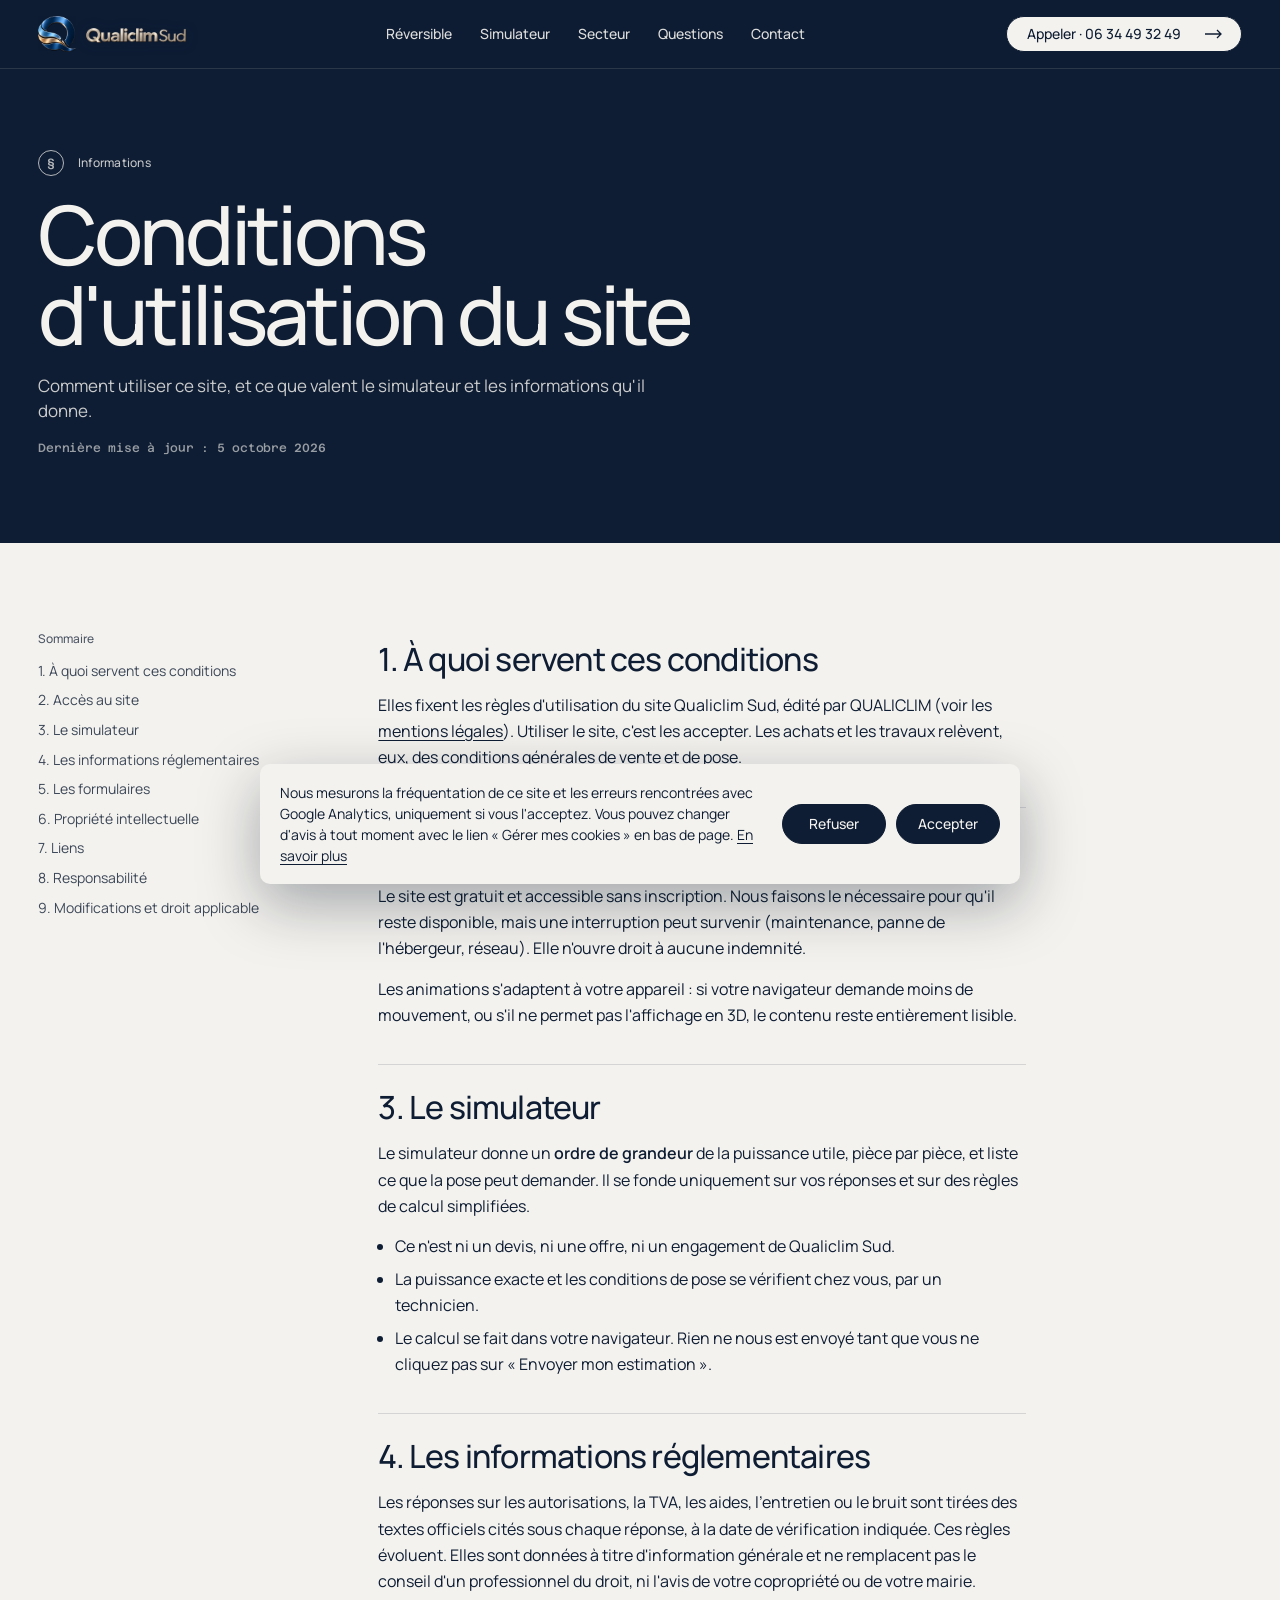
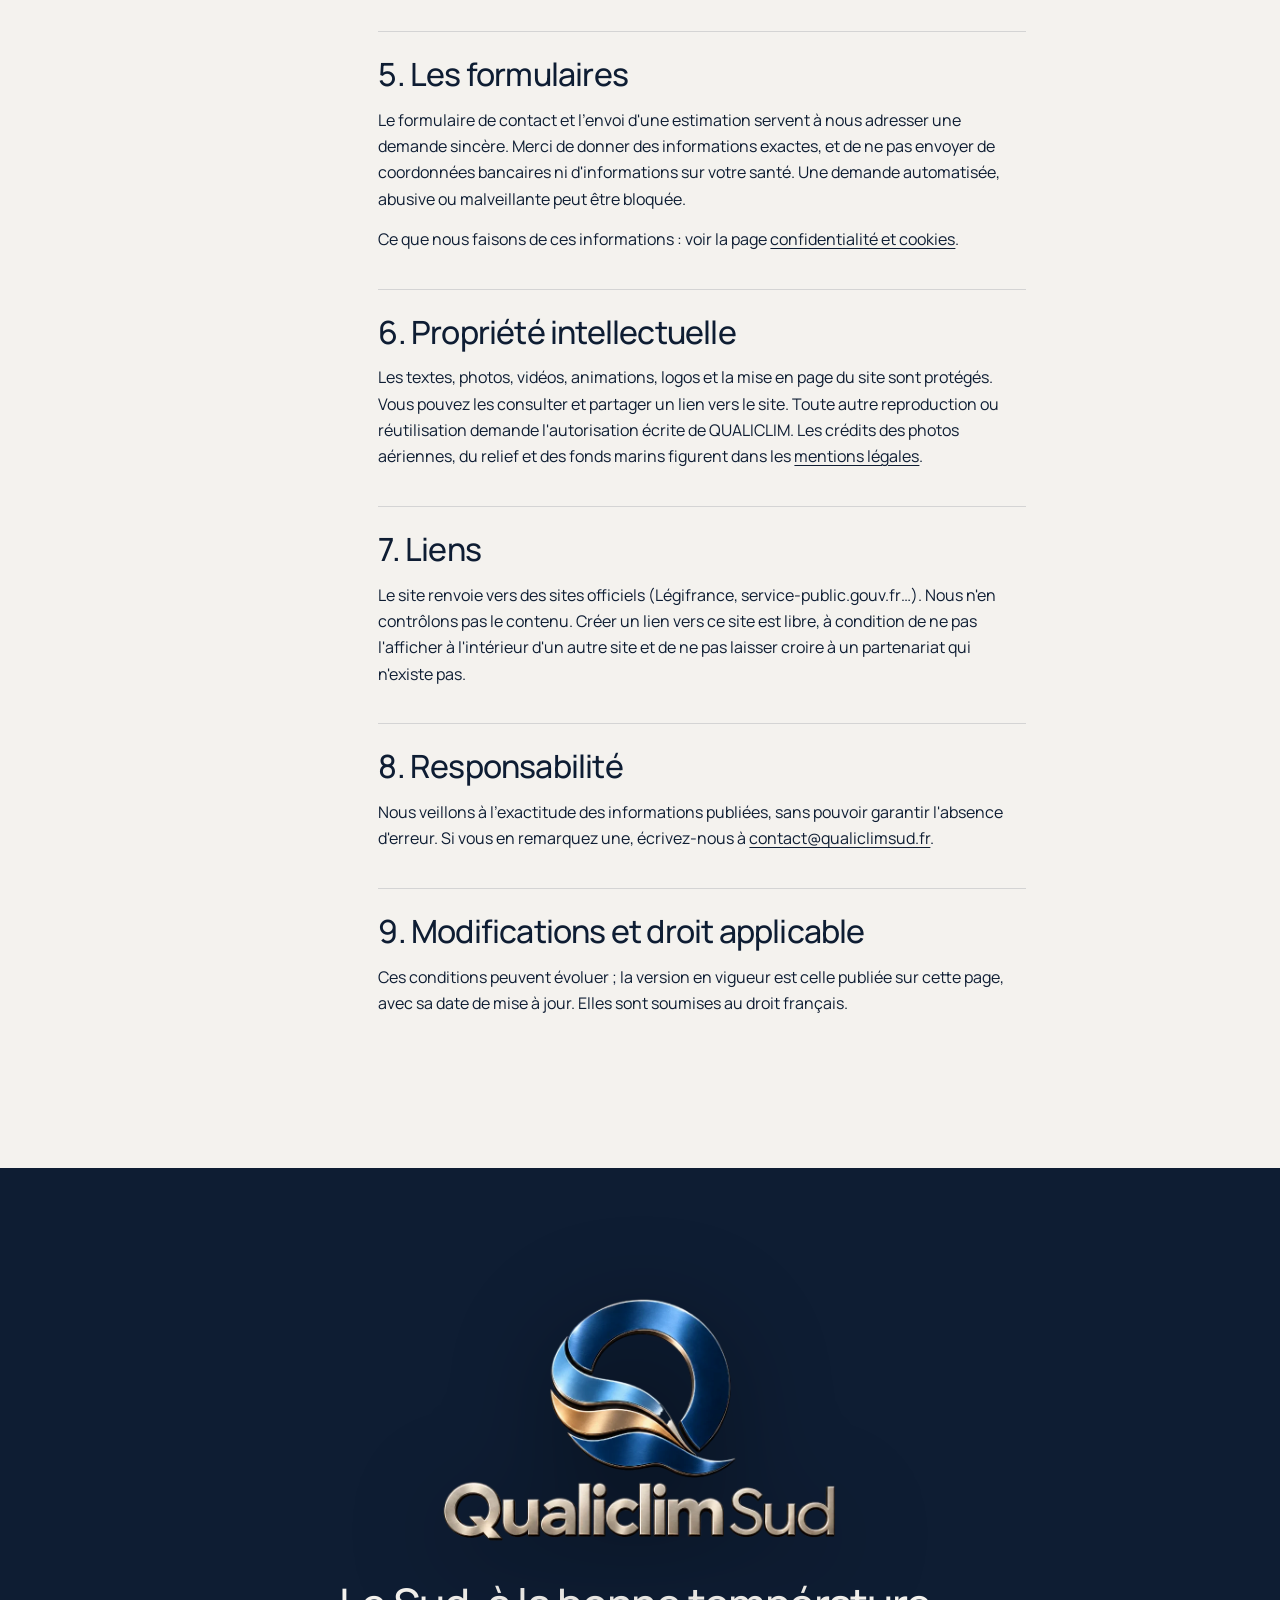
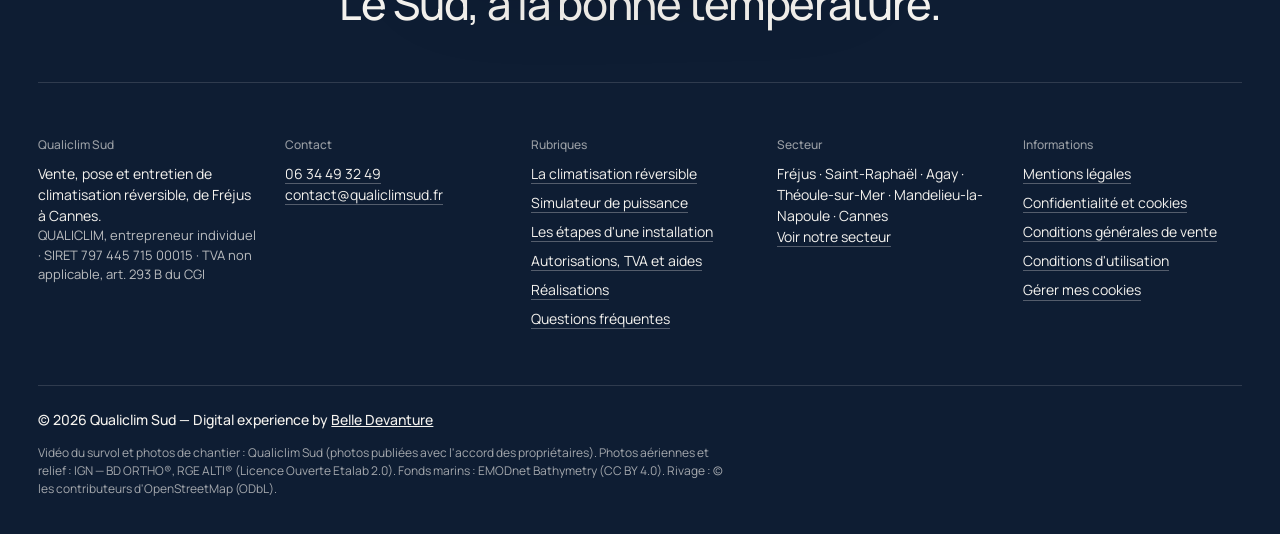
<file: cgu/index.html>
<!doctype html>
<html lang="fr">
<head>
<meta charset="utf-8">
<meta name="viewport" content="width=device-width,initial-scale=1,viewport-fit=cover">
<title>Conditions d'utilisation du site | Qualiclim Sud</title>
<meta name="description" content="Conditions d'utilisation du site Qualiclim Sud : simulateur de puissance, informations réglementaires, formulaire, propriété intellectuelle.">
<meta name="theme-color" content="#0e1d33">
<meta property="og:type" content="website">
<meta property="og:locale" content="fr_FR">
<meta property="og:site_name" content="Qualiclim Sud">
<meta property="og:title" content="Conditions d'utilisation du site | Qualiclim Sud">
<meta property="og:description" content="Conditions d'utilisation du site Qualiclim Sud : simulateur de puissance, informations réglementaires, formulaire, propriété intellectuelle.">
<!-- commun:tete -->
<meta name="robots" content="noindex, nofollow">
<!-- Aperçu : la page n'est pas indexée (configuration.json, "mode": "apercu"). -->
<link rel="canonical" href="https://qualiclimsud.fr/cgu/">
<meta property="og:url" content="https://qualiclimsud.fr/cgu/">
<meta property="og:image" content="https://qualiclimsud.fr/img/partage.jpg">
<meta property="og:image:width" content="1200">
<meta property="og:image:height" content="630">
<meta property="og:image:alt" content="Le logo Qualiclim Sud au-dessus du port de Fréjus">
<meta name="qs-formulaire" content="https://qualiclimsud.fr" data-slug="qualiclim-sud">
<link rel="icon" href="../favicon.ico" sizes="any">
<link rel="icon" href="../img/icone-32.png" type="image/png" sizes="32x32">
<link rel="apple-touch-icon" href="../img/icone-180.png">
<link rel="preload" href="../polices/manrope-latin.woff2" as="font" type="font/woff2" crossorigin>
<link rel="preload" href="../polices/azeret-mono-500-latin.woff2" as="font" type="font/woff2" crossorigin>
<!-- Kit de mesure Belle Devanture v2 : rien n'est envoyé à Google avant l'accord du visiteur -->
<script>
(function () {
  var ID = 'G-62GGEBKN2W';
  window.dataLayer = window.dataLayer || [];
  window.gtag = window.gtag || function () { dataLayer.push(arguments); };
  // consentement refusé par défaut, sauf si le site le gère déjà (Complianz, Site Kit…) : on ne le redéfinit jamais
  var managed = [].some.call(window.dataLayer, function (a) { return a && a[0] === 'consent' && a[1] === 'default'; });
  if (!managed) gtag('consent', 'default', { analytics_storage: 'denied', ad_storage: 'denied', ad_user_data: 'denied', ad_personalization: 'denied' });
  var on = false, queue = [], errors = 0;
  // rien ne part avant l'accord : les signaux attendent (20 au plus) et partent à l'accord, sinon jamais
  function send(name, params) { if (on) gtag('event', name, params || {}); else if (queue.length < 20) queue.push([name, params || {}]); }
  // jamais de donnée personnelle : e-mails et longs numéros masqués, 100 caractères au plus
  function clean(v) { return String(v || '').replace(/[\w.+-]+@[\w-]+\.[\w.]+/g, '[e-mail]').replace(/\d{6,}/g, '[n]').slice(0, 100); }
  // à appeler par le bandeau de consentement quand le visiteur accepte la mesure d'audience (à chaque page tant que son accord vaut)
  window.bdAnalyticsConsent = function () {
    if (on) return;
    on = true;
    gtag('consent', 'update', { analytics_storage: 'granted' });
    // la balise Google du site est déjà là (Site Kit, Tag Manager…) : on ne la charge pas une seconde fois ; une balise
    // d'un autre usage seulement (Google Ads…) ne mesure pas l'audience : on y ajoute alors la mesure du site
    var tags = [].map.call(document.querySelectorAll('script[src*="googletagmanager.com/gtag/js"], script[src*="googletagmanager.com/gtm.js"]'), function (t) { return (/[?&]id=([^&]+)/.exec(t.src) || [])[1] || ''; });
    var configured = [].some.call(window.dataLayer, function (a) { return a && a[0] === 'config' && a[1] === ID; });
    // cookie de mesure limité à 390 jours (CNIL : 13 mois au plus ; Google : 2 ans par défaut)
    if (!tags.length) {
      gtag('js', new Date());
      gtag('config', ID, { cookie_expires: 33696000 });
      var s = document.createElement('script');
      s.async = true;
      s.src = 'https://www.googletagmanager.com/gtag/js?id=' + ID;
      document.head.appendChild(s);
    } else if (!configured && tags.every(function (t) { return t && t !== ID && !/^GTM?-/.test(t); })) {
      gtag('config', ID, { cookie_expires: 33696000 });
    }
    var first = true;
    try { first = !sessionStorage.getItem('bd_kit'); sessionStorage.setItem('bd_kit', '1'); } catch (e) {}
    if (first) gtag('event', 'bd_kit', { kit_version: '2' });
    queue.splice(0).forEach(function (q) { gtag('event', q[0], q[1]); });
  };
  // à appeler par le bandeau quand le visiteur retire son accord : plus rien ne part ensuite, consentement Google refusé
  window.bdAnalyticsRevoke = function () {
    on = false;
    queue.length = 0;
    gtag('consent', 'update', { analytics_storage: 'denied' });
  };
  // formulaires : à appeler par le site après un envoi réellement réussi, ou quand l'envoi échoue
  window.bdFormSent = function (name) { send('bd_form_sent', { form_name: clean(name || 'formulaire').slice(0, 40) }); };
  window.bdFormFailed = function (name) { send('bd_form_failed', { form_name: clean(name || 'formulaire').slice(0, 40) }); };
  // page introuvable : automatique sur WordPress (classe error404) ou avec <body data-bd-404>, sinon appeler bdNotFound()
  window.bdNotFound = function () { send('bd_404'); };
  document.addEventListener('DOMContentLoaded', function () {
    var b = document.body;
    if (b && (b.classList.contains('error404') || b.hasAttribute('data-bd-404'))) window.bdNotFound();
    // WPForms sans AJAX : la page se recharge et affiche sa confirmation
    if (document.querySelector('.wpforms-confirmation-container-full, .wpforms-confirmation-container')) window.bdFormSent('contact');
  });
  // appuis sur un numéro de téléphone ou une adresse e-mail (un clic n'est pas un contact confirmé)
  document.addEventListener('click', function (e) {
    var a = e.target && e.target.closest ? e.target.closest('a[href^="tel:"], a[href^="mailto:"]') : null;
    if (a) send(a.getAttribute('href').indexOf('tel:') === 0 ? 'bd_phone_click' : 'bd_email_click');
  }, true);
  // bugs vus par les visiteurs : erreurs JavaScript et fichiers qui ne se chargent pas (5 au plus par page)
  window.addEventListener('error', function (e) {
    if (errors >= 5) return;
    var t = e.target;
    if (t && t !== window && (t.src || t.href)) { errors++; send('bd_resource_error', { error_message: clean(String(t.src || t.href).split('?')[0]) }); return; }
    errors++;
    send('bd_js_error', { error_message: clean(e.message) });
  }, true);
  window.addEventListener('unhandledrejection', function (e) {
    if (errors >= 5) return;
    errors++;
    send('bd_js_error', { error_message: clean(e.reason && e.reason.message ? e.reason.message : e.reason) });
  });
  // bandeaux courants : Complianz (WordPress) — accord déjà donné ou donné pendant la visite
  document.addEventListener('cmplz_fire_categories', function (e) {
    var c = e.detail && e.detail.categories;
    if (c && c.indexOf('statistics') >= 0) window.bdAnalyticsConsent();
  });
  // formulaires des extensions WordPress courantes et rendez-vous Calendly : comptés sans rien ajouter
  document.addEventListener('wpcf7mailsent', function () { window.bdFormSent('contact'); });
  document.addEventListener('wpcf7mailfailed', function () { window.bdFormFailed('contact'); });
  window.addEventListener('message', function (e) {
    if (e.origin === 'https://calendly.com' && e.data && e.data.event === 'calendly.event_scheduled') window.bdFormSent('rendez-vous');
  });
  document.addEventListener('DOMContentLoaded', function () {
    var $ = window.jQuery;
    if (!$) return;
    $(document).on('submit_success', function () { window.bdFormSent('contact'); }); // Elementor
    $(document).on('wpformsAjaxSubmitSuccess', function () { window.bdFormSent('contact'); }); // WPForms
    $(document).on('fluentform_submission_success', function () { window.bdFormSent('contact'); }); // Fluent Forms
  });
})();
</script>
<!-- Le bandeau de consentement appelle bdAnalyticsConsent() quand le visiteur accepte la mesure d'audience
     (Complianz : automatique), et bdAnalyticsRevoke() s'il retire son accord. -->
<script type="application/ld+json">
{
  "@context": "https://schema.org",
  "@graph": [
    {
      "@type": "WebPage",
      "@id": "https://qualiclimsud.fr/cgu/#page",
      "url": "https://qualiclimsud.fr/cgu/",
      "name": "Conditions d'utilisation du site | Qualiclim Sud",
      "description": "Conditions d'utilisation du site Qualiclim Sud : simulateur de puissance, informations réglementaires, formulaire, propriété intellectuelle.",
      "inLanguage": "fr-FR",
      "isPartOf": {
        "@id": "https://qualiclimsud.fr/#site"
      },
      "dateModified": "2026-10-05"
    },
    {
      "@type": "BreadcrumbList",
      "itemListElement": [
        {
          "@type": "ListItem",
          "position": 1,
          "name": "Accueil",
          "item": "https://qualiclimsud.fr/"
        },
        {
          "@type": "ListItem",
          "position": 2,
          "name": "Conditions d'utilisation",
          "item": "https://qualiclimsud.fr/cgu/"
        }
      ]
    }
  ]
}
</script>
<!-- /commun:tete -->
<link rel="stylesheet" href="../css/site.css?v=36f8884cf6">
</head>
<body class="page-simple">
<a class="evitement" href="#contenu">Aller au contenu</a>
<header class="nav sur-clair" id="nav">
  <a class="signe" href="../" aria-label="Qualiclim Sud, page d'accueil"><img class="signe__q" src="../img/q-petit.webp" alt="" width="112" height="108"><img class="signe__nom" src="../img/nom-petit.webp" alt="" width="480" height="72"></a>
  <nav class="nav__liens" aria-label="Rubriques">
    <a href="../#climatisation">Réversible</a>
    <a href="../#simulateur">Simulateur</a>
    <a href="../#zone">Secteur</a>
    <a href="../#questions">Questions</a>
    <a href="../#contact">Contact</a>
  </nav>
  <a class="pilule pilule--porcelaine" href="tel:+33634493249" aria-label="Appeler 06 34 49 32 49, Qualiclim Sud">Appeler<span class="appel__num">&nbsp;· 06&nbsp;34&nbsp;49&nbsp;32&nbsp;49</span></a>
</header>
<main id="contenu">
  <header class="legal-entete">
    <div class="cadre">
      <p class="sur-titre sur-titre--clair"><span>§</span>Informations</p>
      <h1>Conditions d'utilisation du site</h1>
      <p class="chapeau">Comment utiliser ce site, et ce que valent le simulateur et les informations qu'il donne.</p>
      <p class="maj">Dernière mise à jour : 5 octobre 2026</p>
    </div>
  </header>
  <div class="legal-corps">
    <div class="legal-grille">
      <nav class="sommaire" aria-label="Sommaire de la page"><p>Sommaire</p><a href="#objet">1. À quoi servent ces conditions</a><a href="#acces">2. Accès au site</a><a href="#simulateur">3. Le simulateur</a><a href="#informations">4. Les informations réglementaires</a><a href="#formulaires">5. Les formulaires</a><a href="#propriete">6. Propriété intellectuelle</a><a href="#liens">7. Liens</a><a href="#responsabilite">8. Responsabilité</a><a href="#modifications">9. Modifications et droit applicable</a></nav>
      <article class="prose">
<section id="objet">
  <h2>1. À quoi servent ces conditions</h2>
  <p>Elles fixent les règles d'utilisation du site Qualiclim Sud, édité par QUALICLIM (voir les <a href="../mentions-legales/">mentions légales</a>). Utiliser le site, c'est les accepter. Les achats et les travaux relèvent, eux, des <a href="../cgv/">conditions générales de vente et de pose</a>.</p>
</section>

<section id="acces">
  <h2>2. Accès au site</h2>
  <p>Le site est gratuit et accessible sans inscription. Nous faisons le nécessaire pour qu'il reste disponible, mais une interruption peut survenir (maintenance, panne de l'hébergeur, réseau). Elle n'ouvre droit à aucune indemnité.</p>
  <p>Les animations s'adaptent à votre appareil : si votre navigateur demande moins de mouvement, ou s'il ne permet pas l'affichage en 3D, le contenu reste entièrement lisible.</p>
</section>

<section id="simulateur">
  <h2>3. Le simulateur</h2>
  <p>Le simulateur donne un <strong>ordre de grandeur</strong> de la puissance utile, pièce par pièce, et liste ce que la pose peut demander. Il se fonde uniquement sur vos réponses et sur des règles de calcul simplifiées.</p>
  <ul>
    <li>Ce n'est ni un devis, ni une offre, ni un engagement de Qualiclim Sud.</li>
    <li>La puissance exacte et les conditions de pose se vérifient chez vous, par un technicien.</li>
    <li>Le calcul se fait dans votre navigateur. Rien ne nous est envoyé tant que vous ne cliquez pas sur « Envoyer mon estimation ».</li>
  </ul>
</section>

<section id="informations">
  <h2>4. Les informations réglementaires</h2>
  <p>Les réponses sur les autorisations, la TVA, les aides, l'entretien ou le bruit sont tirées des textes officiels cités sous chaque réponse, à la date de vérification indiquée. Ces règles évoluent. Elles sont données à titre d'information générale et ne remplacent pas le conseil d'un professionnel du droit, ni l'avis de votre copropriété ou de votre mairie.</p>
</section>

<section id="formulaires">
  <h2>5. Les formulaires</h2>
  <p>Le formulaire de contact et l'envoi d'une estimation servent à nous adresser une demande sincère. Merci de donner des informations exactes, et de ne pas envoyer de coordonnées bancaires ni d'informations sur votre santé. Une demande automatisée, abusive ou malveillante peut être bloquée.</p>
  <p>Ce que nous faisons de ces informations : voir la page <a href="../confidentialite/">confidentialité et cookies</a>.</p>
</section>

<section id="propriete">
  <h2>6. Propriété intellectuelle</h2>
  <p>Les textes, photos, vidéos, animations, logos et la mise en page du site sont protégés. Vous pouvez les consulter et partager un lien vers le site. Toute autre reproduction ou réutilisation demande l'autorisation écrite de QUALICLIM. Les crédits des photos aériennes, du relief et des fonds marins figurent dans les <a href="../mentions-legales/#propriete">mentions légales</a>.</p>
</section>

<section id="liens">
  <h2>7. Liens</h2>
  <p>Le site renvoie vers des sites officiels (Légifrance, service-public.gouv.fr…). Nous n'en contrôlons pas le contenu. Créer un lien vers ce site est libre, à condition de ne pas l'afficher à l'intérieur d'un autre site et de ne pas laisser croire à un partenariat qui n'existe pas.</p>
</section>

<section id="responsabilite">
  <h2>8. Responsabilité</h2>
  <p>Nous veillons à l'exactitude des informations publiées, sans pouvoir garantir l'absence d'erreur. Si vous en remarquez une, écrivez-nous à <a href="mailto:contact@qualiclimsud.fr">contact@qualiclimsud.fr</a>.</p>
</section>

<section id="modifications">
  <h2>9. Modifications et droit applicable</h2>
  <p>Ces conditions peuvent évoluer ; la version en vigueur est celle publiée sur cette page, avec sa date de mise à jour. Elles sont soumises au droit français.</p>
</section>
      </article>
    </div>
  </div>
</main>
<!-- commun:pied -->
<footer class="pied">
  <div class="cadre">
    <div class="pied__haut">
      <img class="pied__logo" src="../img/logo.webp" alt="Qualiclim Sud" width="900" height="600" loading="lazy">
      <p class="pied__slogan">Le Sud, à la bonne température.</p>
    </div>
    <div class="pied__colonnes">
      <div><p class="pied__t">Qualiclim Sud</p><p>Vente, pose et entretien de climatisation réversible, de Fréjus à Cannes.</p><p class="pied__entreprise">QUALICLIM, entrepreneur individuel · SIRET 797&nbsp;445&nbsp;715&nbsp;00015 · TVA non applicable, art.&nbsp;293&nbsp;B du CGI</p></div>
      <div><p class="pied__t">Contact</p><p><a href="tel:+33634493249">06 34 49 32 49</a></p><p><a href="mailto:contact@qualiclimsud.fr">contact@qualiclimsud.fr</a></p></div>
      <nav aria-label="Rubriques du site"><p class="pied__t">Rubriques</p><ul>
        <li><a href="../#climatisation">La climatisation réversible</a></li>
        <li><a href="../#simulateur">Simulateur de puissance</a></li>
        <li><a href="../#deroulement">Les étapes d'une installation</a></li>
        <li><a href="../#demarches">Autorisations, TVA et aides</a></li>
        <li><a href="../#realisations">Réalisations</a></li>
        <li><a href="../#questions">Questions fréquentes</a></li>
      </ul></nav>
      <div><p class="pied__t">Secteur</p><p>Fréjus · Saint-Raphaël · Agay · Théoule-sur-Mer · Mandelieu-la-Napoule · Cannes</p><p><a href="../#zone">Voir notre secteur</a></p></div>
      <nav aria-label="Informations légales"><p class="pied__t">Informations</p><ul>
        <li><a href="../mentions-legales/">Mentions légales</a></li>
        <li><a href="../confidentialite/">Confidentialité et cookies</a></li>
        <li><a href="../cgv/">Conditions générales de vente</a></li>
        <li><a href="../cgu/">Conditions d'utilisation</a></li>
        <li><button type="button" class="pied__cookies" data-bd-cookies>Gérer mes cookies</button></li>
      </ul></nav>
    </div>
    <div class="pied__bas">
      <p class="signature">© <span data-annee>2026</span> Qualiclim Sud — Digital experience by <a href="https://belledevanture.fr" target="_blank" rel="noopener">Belle Devanture</a></p>
      <p class="legal">Vidéo du survol et photos de chantier : Qualiclim Sud (photos publiées avec l'accord des propriétaires). Photos aériennes et relief : IGN — BD ORTHO®, RGE ALTI® (Licence Ouverte Etalab 2.0). Fonds marins : EMODnet Bathymetry (CC BY 4.0). Rivage : © les contributeurs d'OpenStreetMap (ODbL).</p>
    </div>
  </div>
</footer>
<div class="consentement" role="region" aria-label="Vos choix sur les cookies" data-bd-consentement hidden>
  <div class="consentement__interieur">
    <p class="consentement__texte">Nous mesurons la fréquentation de ce site et les erreurs rencontrées avec Google Analytics, uniquement si vous l'acceptez. Vous pouvez changer d'avis à tout moment avec le lien « Gérer mes cookies » en bas de page. <a href="../confidentialite/#cookies">En savoir plus</a></p>
    <div class="consentement__actions"><button type="button" class="consentement__bouton" data-choix="refuse">Refuser</button><button type="button" class="consentement__bouton" data-choix="accepte">Accepter</button></div>
  </div>
</div>
<!-- /commun:pied -->
<script src="../js/commun.js?v=21182861cf"></script>
</body>
</html>
</file>
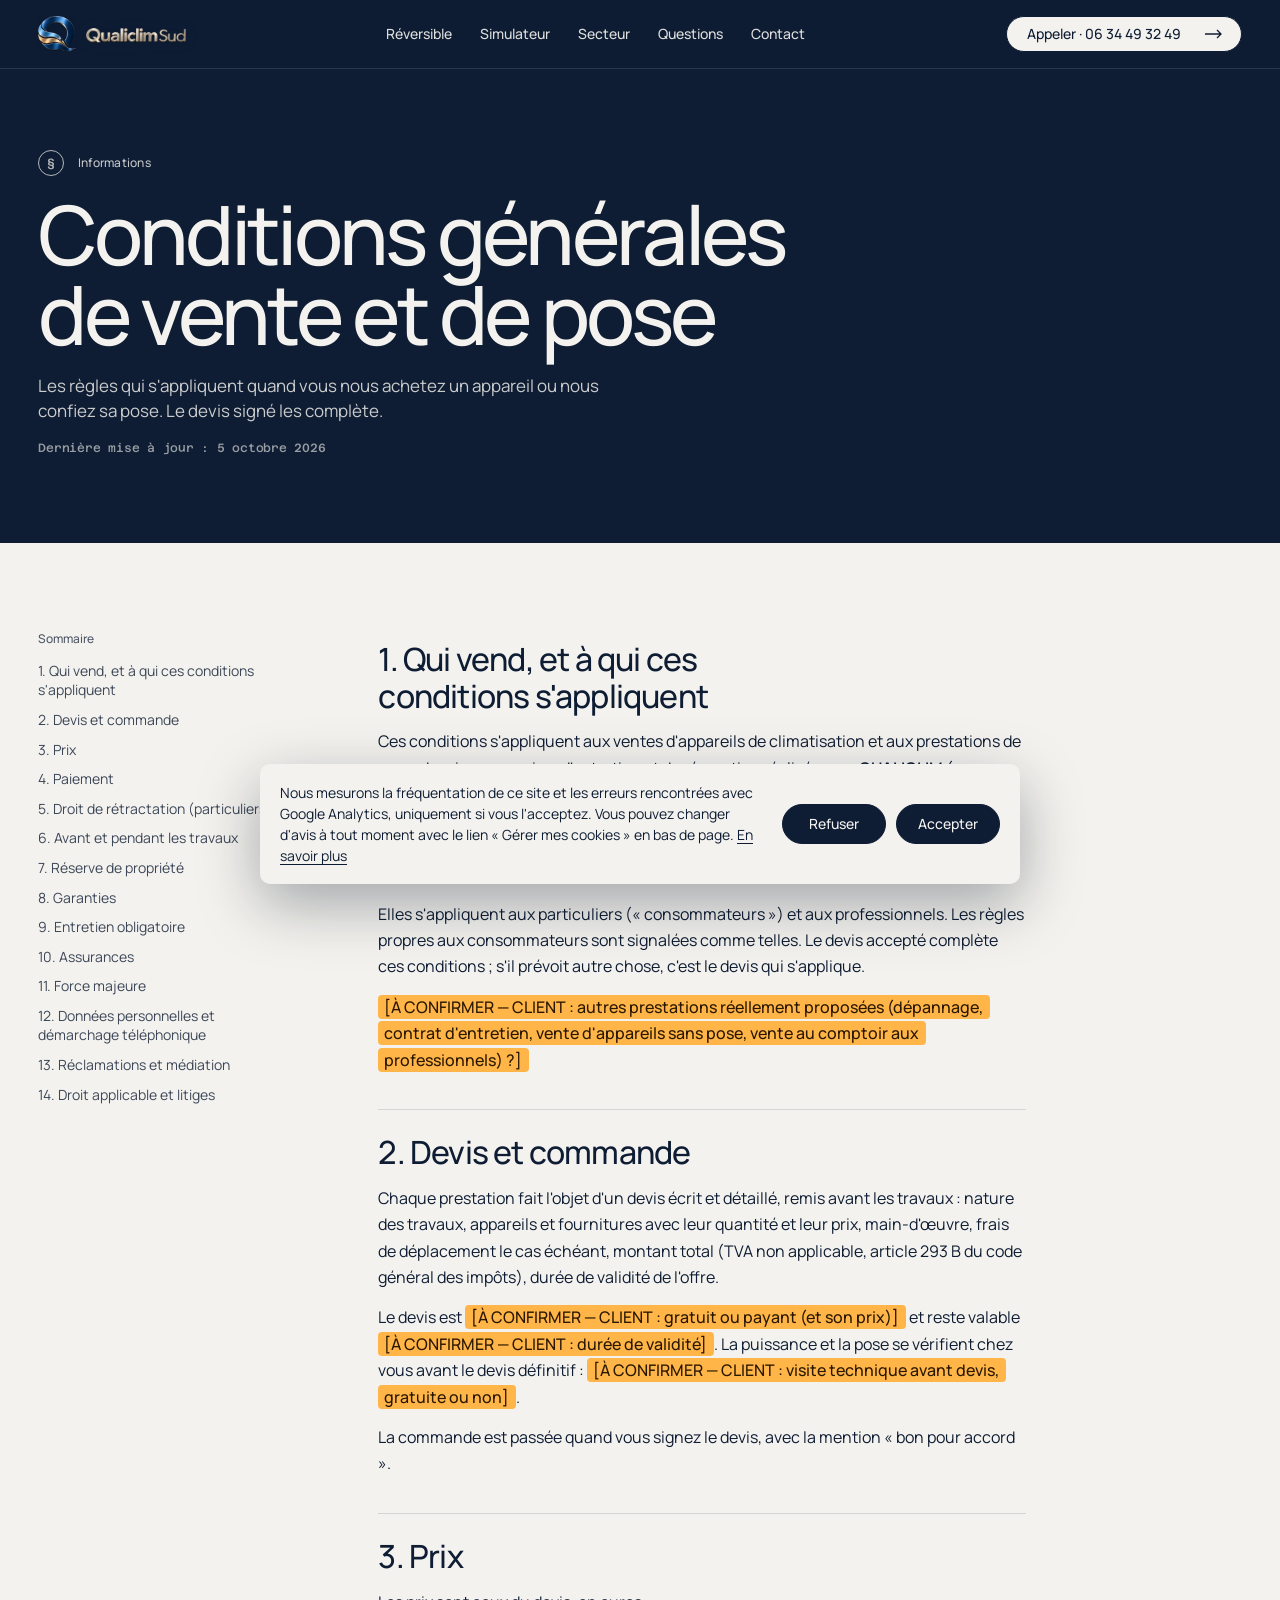
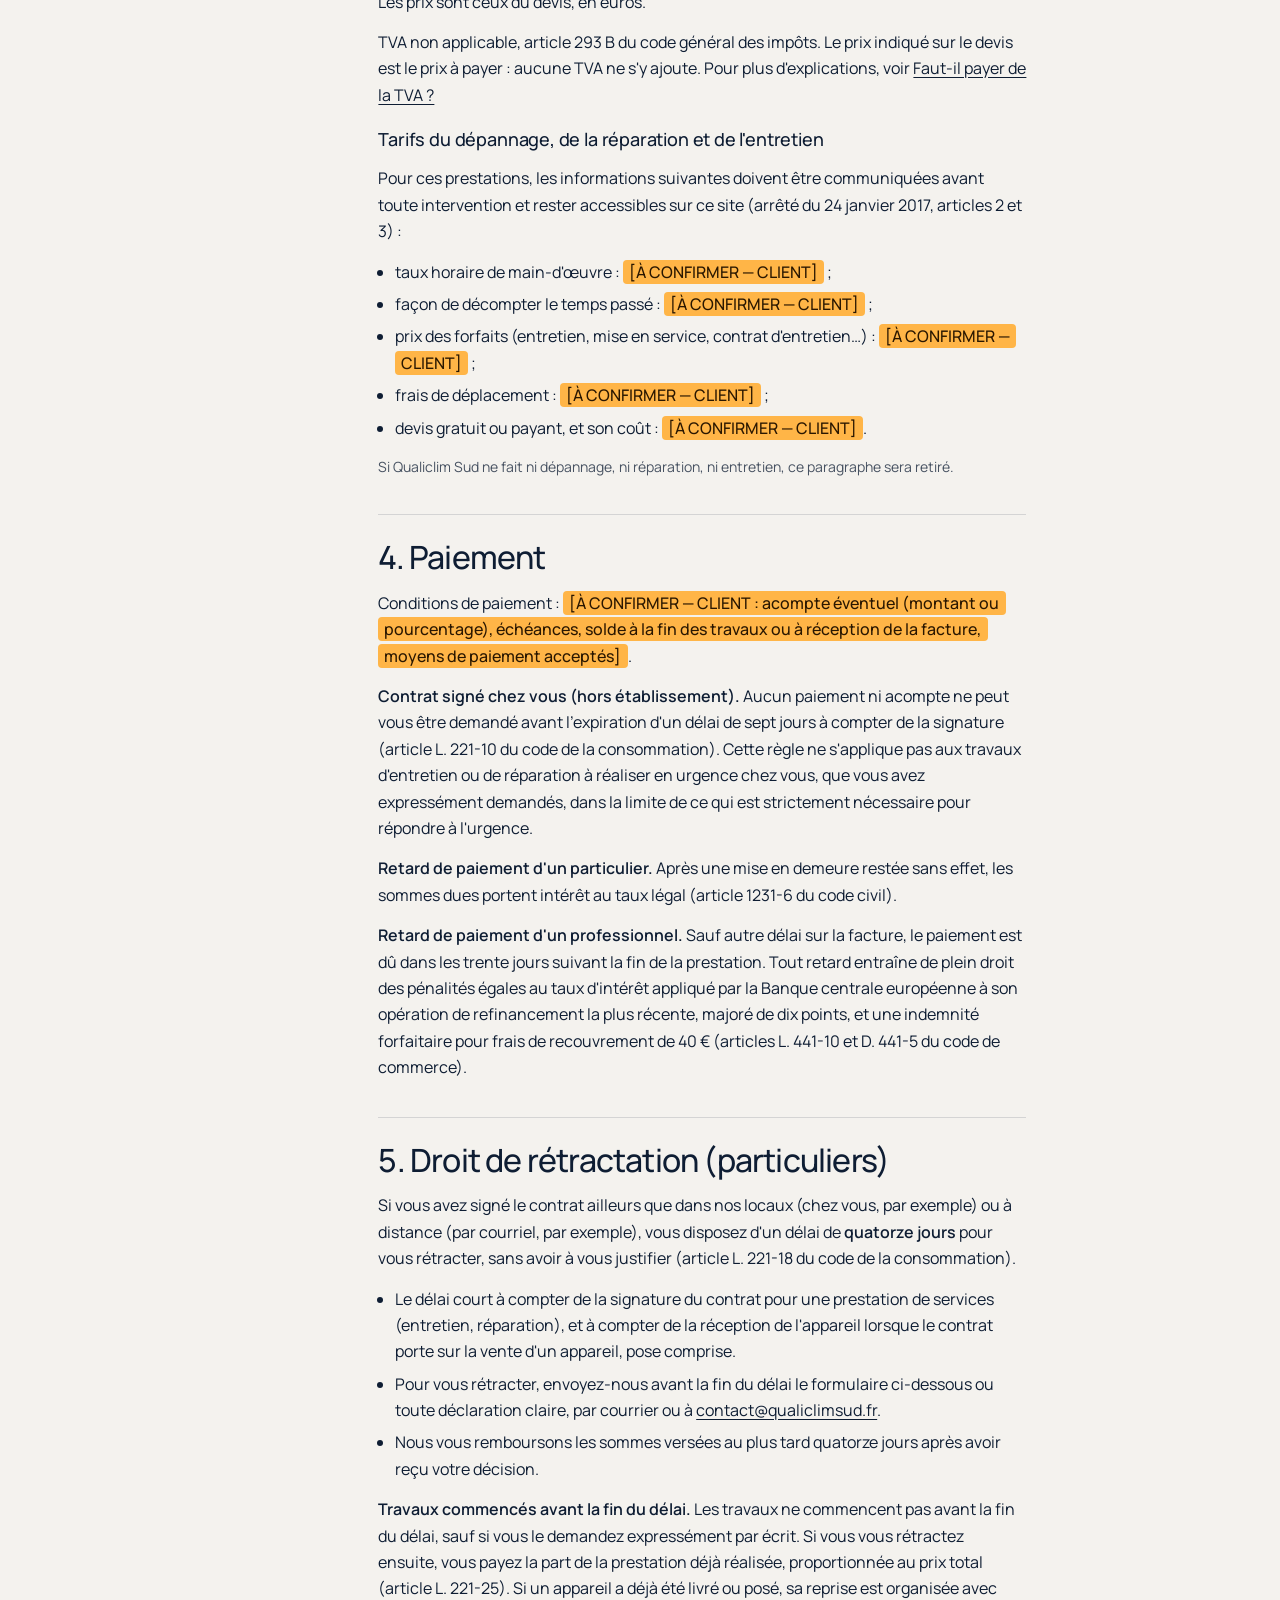
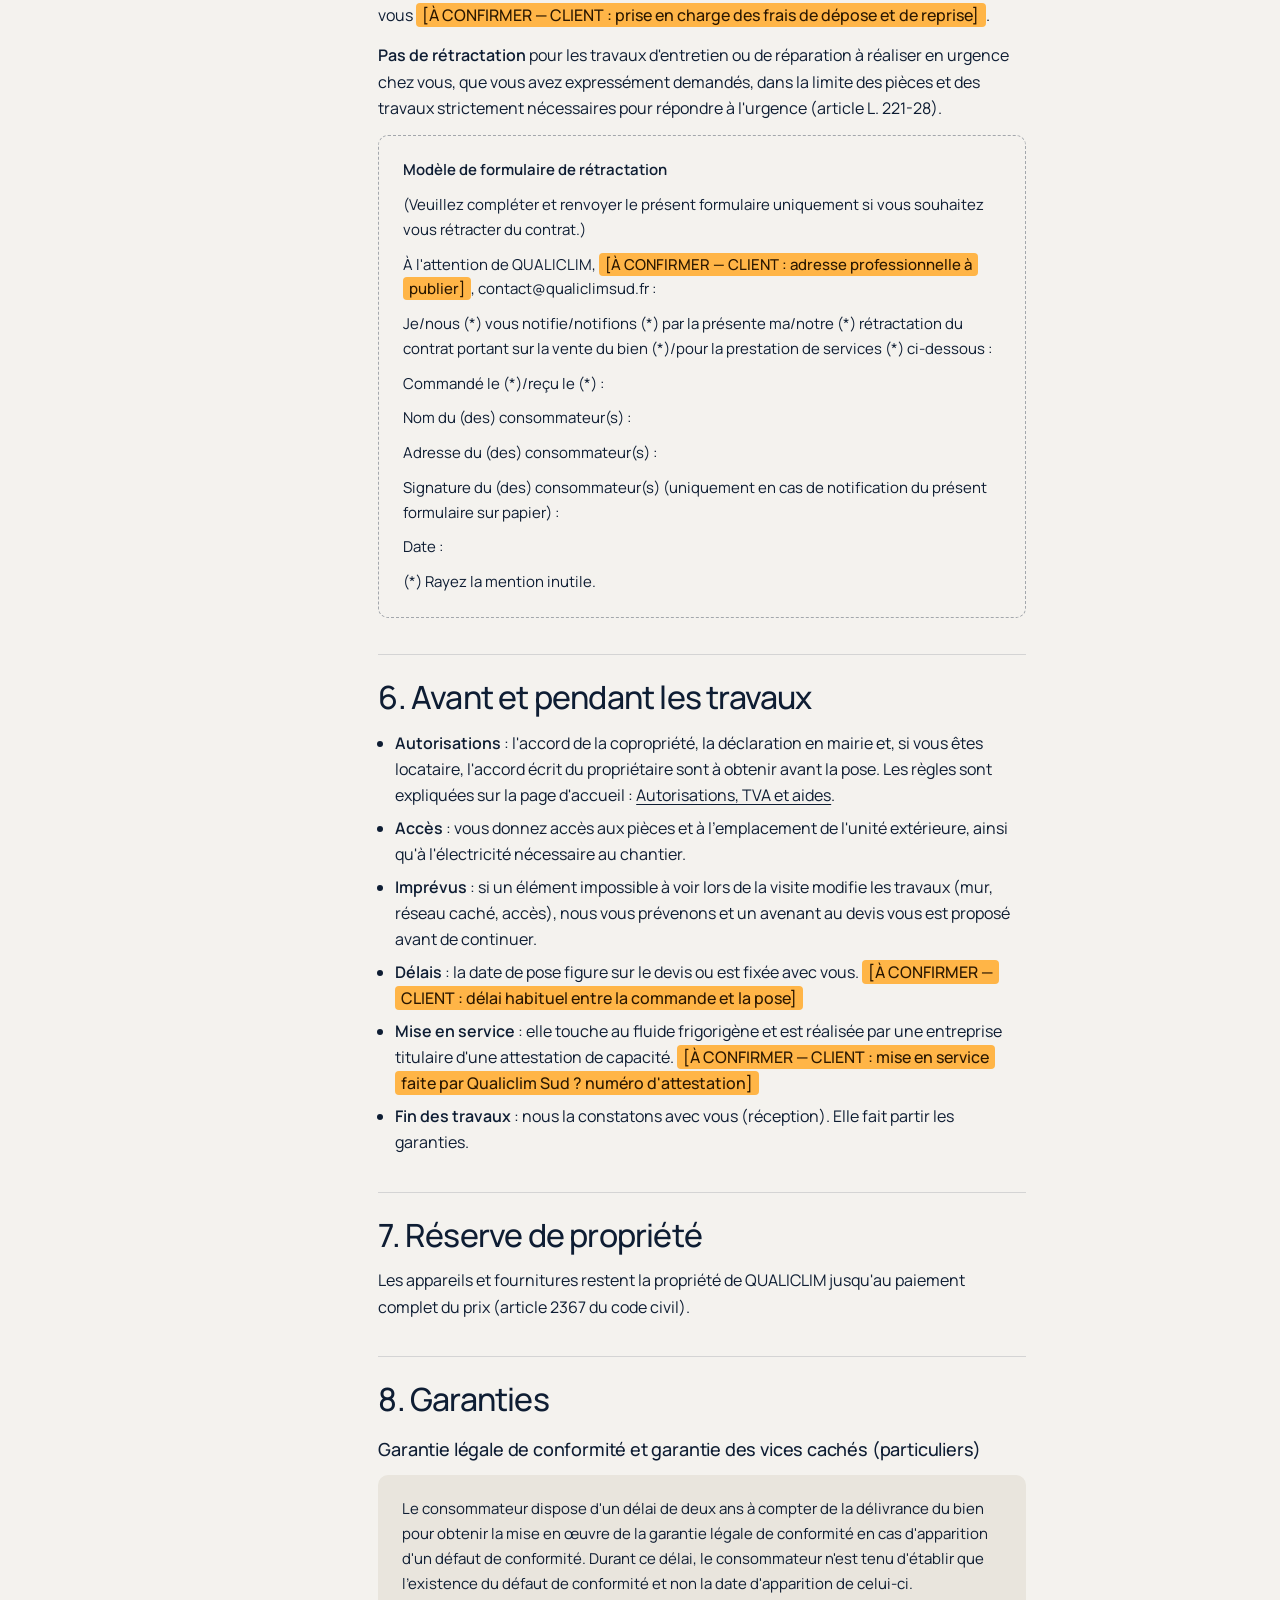
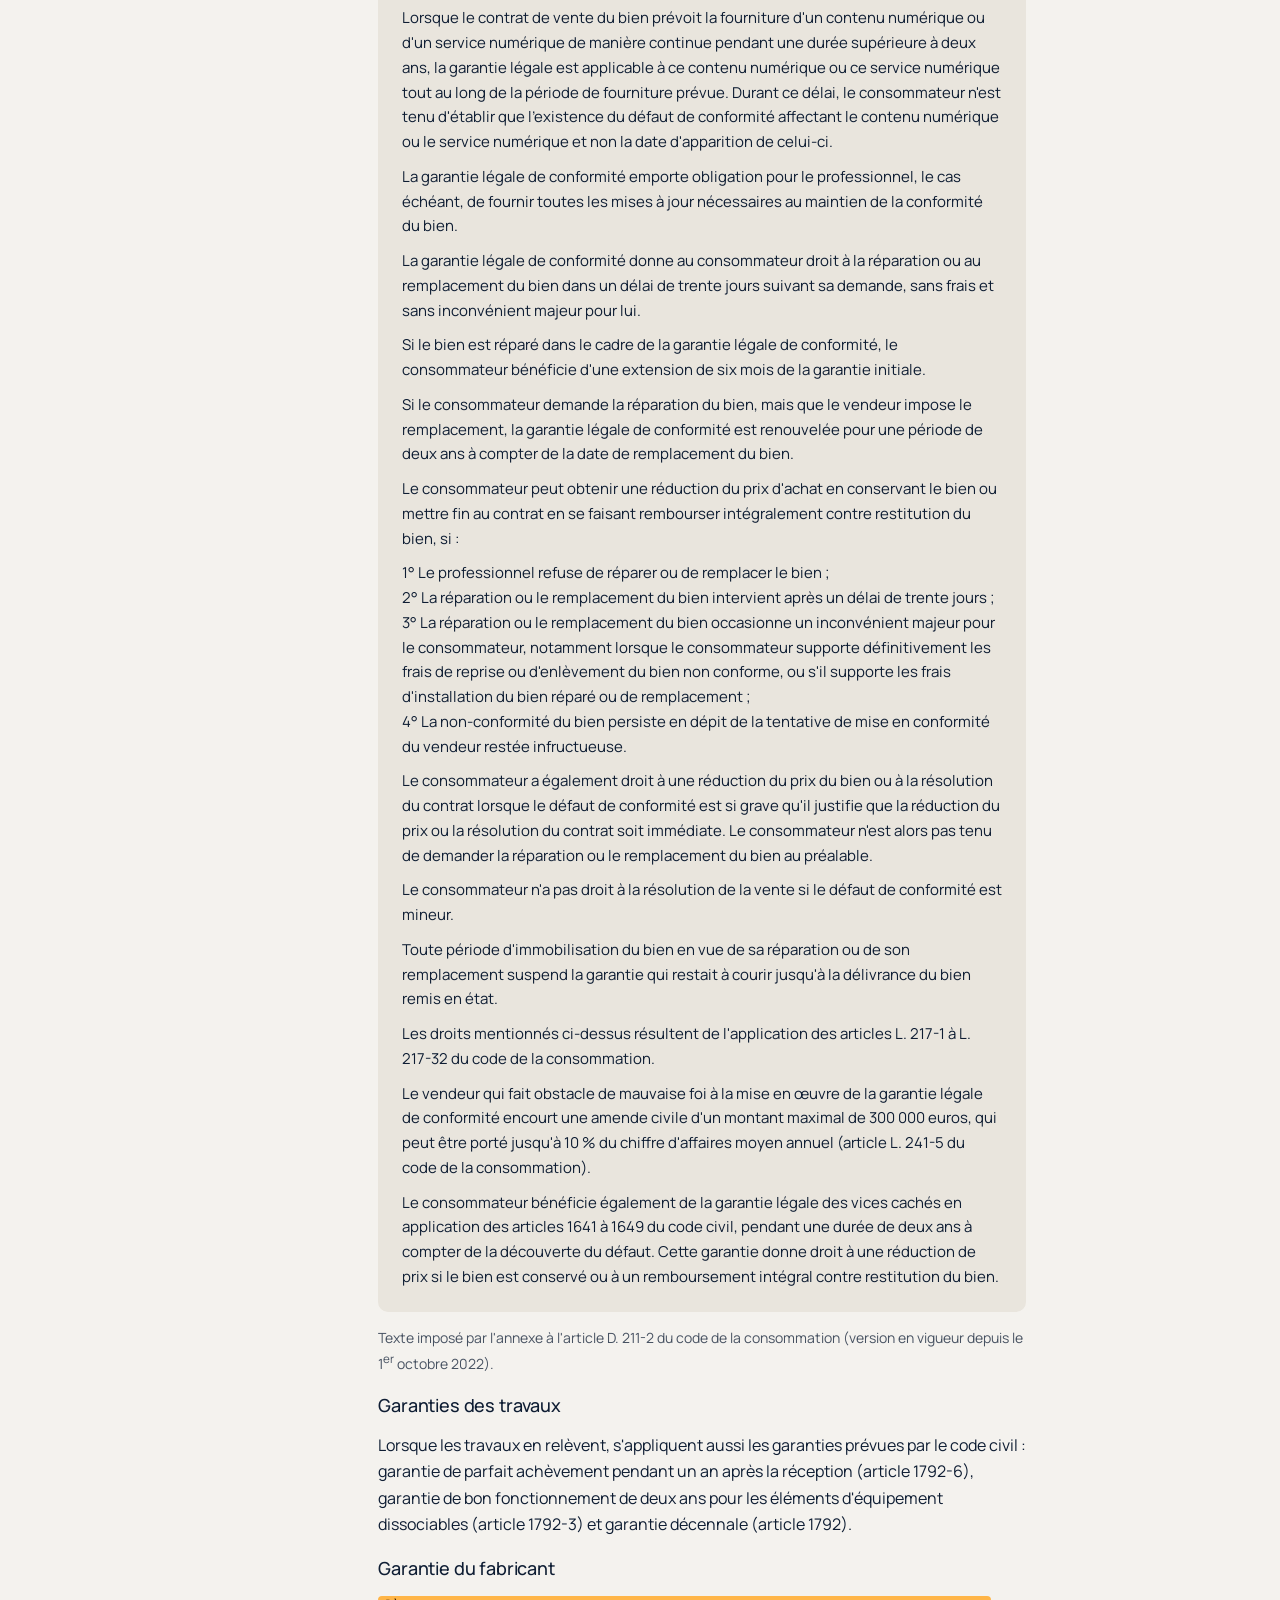
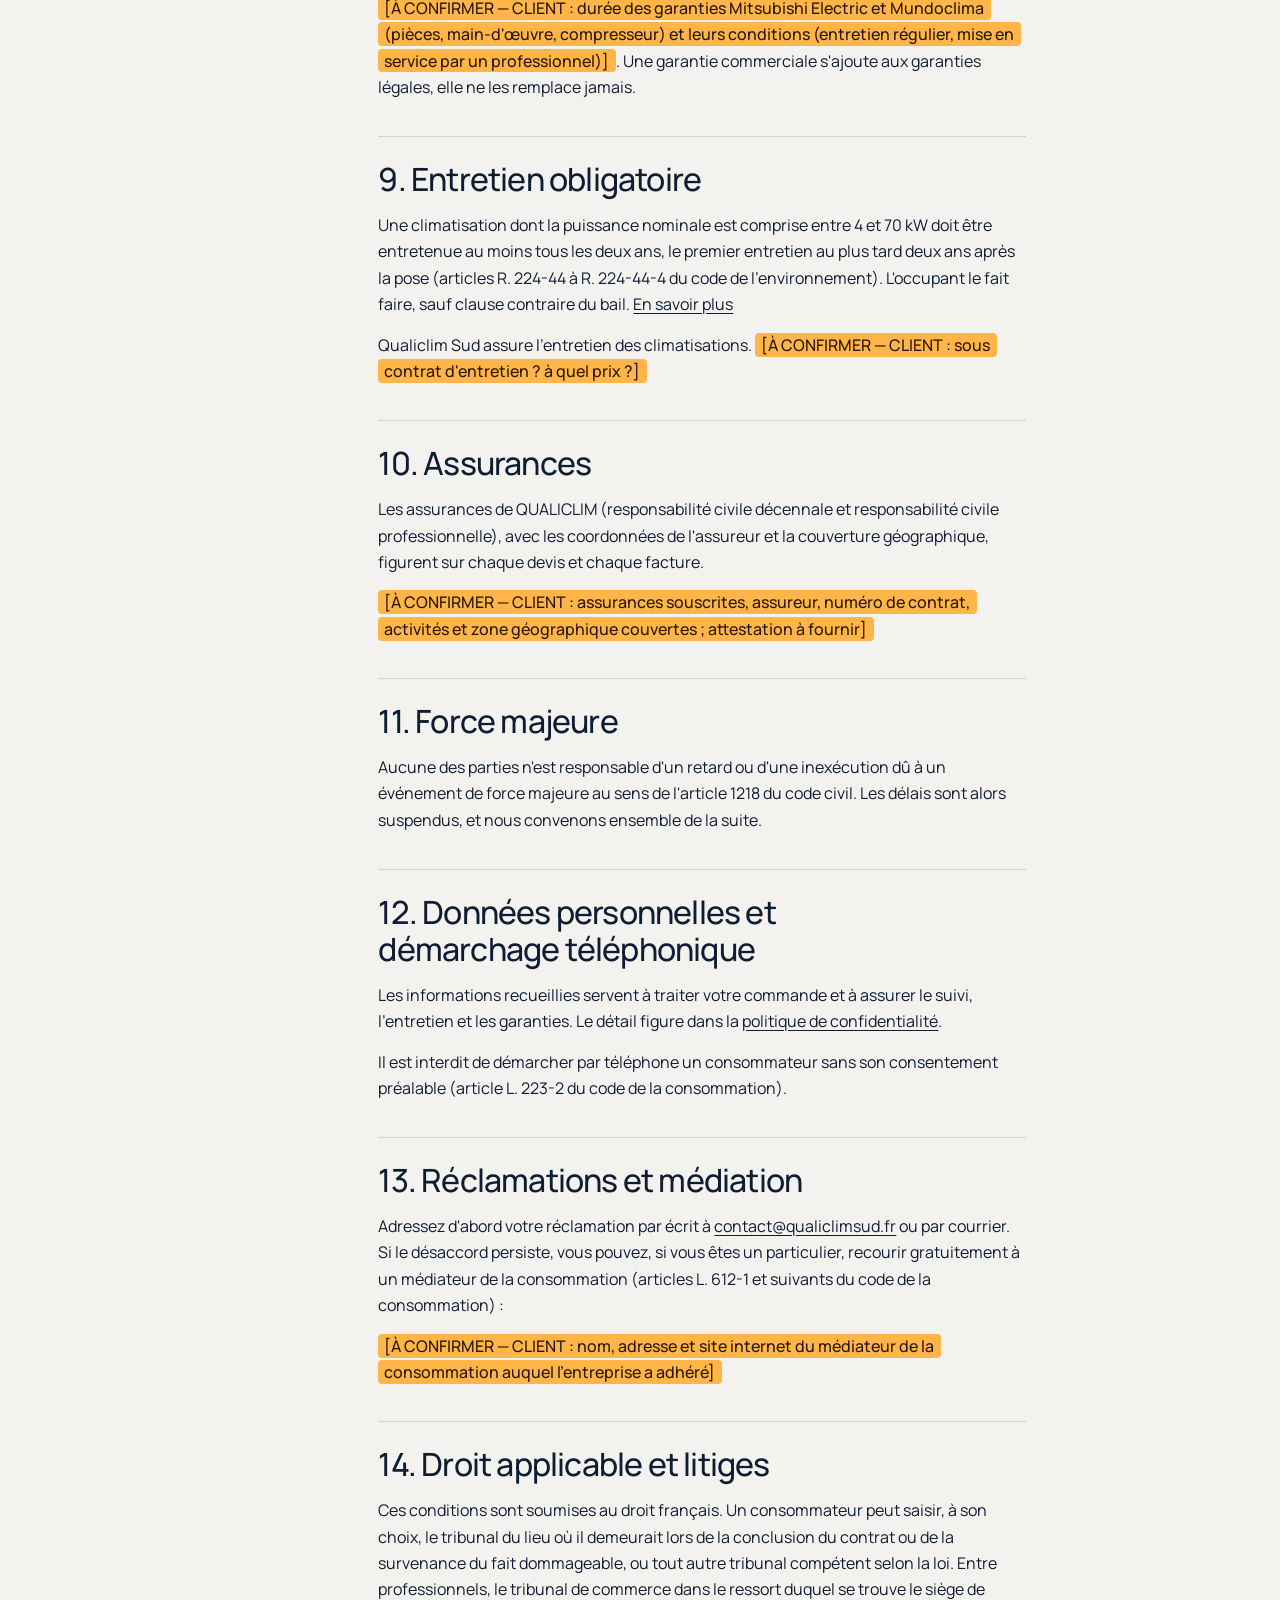
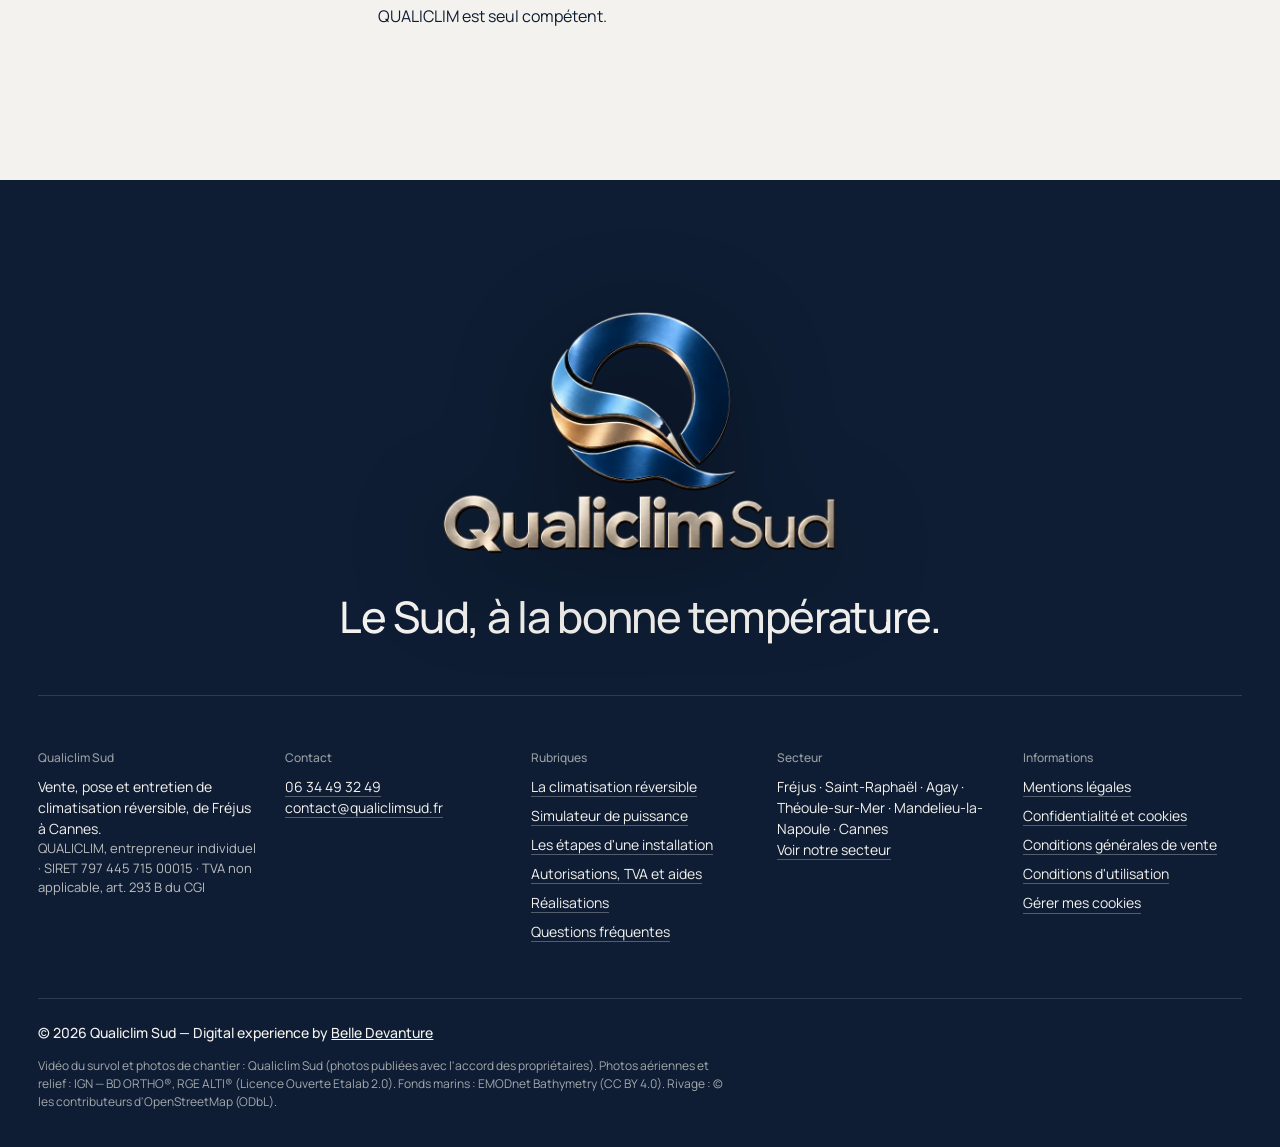
<file: cgv/index.html>
<!doctype html>
<html lang="fr">
<head>
<meta charset="utf-8">
<meta name="viewport" content="width=device-width,initial-scale=1,viewport-fit=cover">
<title>Conditions générales de vente et de pose | Qualiclim Sud</title>
<meta name="description" content="Conditions générales de vente et de pose de climatisation de QUALICLIM (Qualiclim Sud) : devis, prix, paiement, rétractation, garanties, médiation.">
<meta name="theme-color" content="#0e1d33">
<meta property="og:type" content="website">
<meta property="og:locale" content="fr_FR">
<meta property="og:site_name" content="Qualiclim Sud">
<meta property="og:title" content="Conditions générales de vente et de pose | Qualiclim Sud">
<meta property="og:description" content="Conditions générales de vente et de pose de climatisation de QUALICLIM (Qualiclim Sud) : devis, prix, paiement, rétractation, garanties, médiation.">
<!-- commun:tete -->
<meta name="robots" content="noindex, nofollow">
<!-- Aperçu : la page n'est pas indexée (configuration.json, "mode": "apercu"). -->
<link rel="canonical" href="https://qualiclimsud.fr/cgv/">
<meta property="og:url" content="https://qualiclimsud.fr/cgv/">
<meta property="og:image" content="https://qualiclimsud.fr/img/partage.jpg">
<meta property="og:image:width" content="1200">
<meta property="og:image:height" content="630">
<meta property="og:image:alt" content="Le logo Qualiclim Sud au-dessus du port de Fréjus">
<meta name="qs-formulaire" content="https://qualiclimsud.fr" data-slug="qualiclim-sud">
<link rel="icon" href="../favicon.ico" sizes="any">
<link rel="icon" href="../img/icone-32.png" type="image/png" sizes="32x32">
<link rel="apple-touch-icon" href="../img/icone-180.png">
<link rel="preload" href="../polices/manrope-latin.woff2" as="font" type="font/woff2" crossorigin>
<link rel="preload" href="../polices/azeret-mono-500-latin.woff2" as="font" type="font/woff2" crossorigin>
<!-- Kit de mesure Belle Devanture v2 : rien n'est envoyé à Google avant l'accord du visiteur -->
<script>
(function () {
  var ID = 'G-62GGEBKN2W';
  window.dataLayer = window.dataLayer || [];
  window.gtag = window.gtag || function () { dataLayer.push(arguments); };
  // consentement refusé par défaut, sauf si le site le gère déjà (Complianz, Site Kit…) : on ne le redéfinit jamais
  var managed = [].some.call(window.dataLayer, function (a) { return a && a[0] === 'consent' && a[1] === 'default'; });
  if (!managed) gtag('consent', 'default', { analytics_storage: 'denied', ad_storage: 'denied', ad_user_data: 'denied', ad_personalization: 'denied' });
  var on = false, queue = [], errors = 0;
  // rien ne part avant l'accord : les signaux attendent (20 au plus) et partent à l'accord, sinon jamais
  function send(name, params) { if (on) gtag('event', name, params || {}); else if (queue.length < 20) queue.push([name, params || {}]); }
  // jamais de donnée personnelle : e-mails et longs numéros masqués, 100 caractères au plus
  function clean(v) { return String(v || '').replace(/[\w.+-]+@[\w-]+\.[\w.]+/g, '[e-mail]').replace(/\d{6,}/g, '[n]').slice(0, 100); }
  // à appeler par le bandeau de consentement quand le visiteur accepte la mesure d'audience (à chaque page tant que son accord vaut)
  window.bdAnalyticsConsent = function () {
    if (on) return;
    on = true;
    gtag('consent', 'update', { analytics_storage: 'granted' });
    // la balise Google du site est déjà là (Site Kit, Tag Manager…) : on ne la charge pas une seconde fois ; une balise
    // d'un autre usage seulement (Google Ads…) ne mesure pas l'audience : on y ajoute alors la mesure du site
    var tags = [].map.call(document.querySelectorAll('script[src*="googletagmanager.com/gtag/js"], script[src*="googletagmanager.com/gtm.js"]'), function (t) { return (/[?&]id=([^&]+)/.exec(t.src) || [])[1] || ''; });
    var configured = [].some.call(window.dataLayer, function (a) { return a && a[0] === 'config' && a[1] === ID; });
    // cookie de mesure limité à 390 jours (CNIL : 13 mois au plus ; Google : 2 ans par défaut)
    if (!tags.length) {
      gtag('js', new Date());
      gtag('config', ID, { cookie_expires: 33696000 });
      var s = document.createElement('script');
      s.async = true;
      s.src = 'https://www.googletagmanager.com/gtag/js?id=' + ID;
      document.head.appendChild(s);
    } else if (!configured && tags.every(function (t) { return t && t !== ID && !/^GTM?-/.test(t); })) {
      gtag('config', ID, { cookie_expires: 33696000 });
    }
    var first = true;
    try { first = !sessionStorage.getItem('bd_kit'); sessionStorage.setItem('bd_kit', '1'); } catch (e) {}
    if (first) gtag('event', 'bd_kit', { kit_version: '2' });
    queue.splice(0).forEach(function (q) { gtag('event', q[0], q[1]); });
  };
  // à appeler par le bandeau quand le visiteur retire son accord : plus rien ne part ensuite, consentement Google refusé
  window.bdAnalyticsRevoke = function () {
    on = false;
    queue.length = 0;
    gtag('consent', 'update', { analytics_storage: 'denied' });
  };
  // formulaires : à appeler par le site après un envoi réellement réussi, ou quand l'envoi échoue
  window.bdFormSent = function (name) { send('bd_form_sent', { form_name: clean(name || 'formulaire').slice(0, 40) }); };
  window.bdFormFailed = function (name) { send('bd_form_failed', { form_name: clean(name || 'formulaire').slice(0, 40) }); };
  // page introuvable : automatique sur WordPress (classe error404) ou avec <body data-bd-404>, sinon appeler bdNotFound()
  window.bdNotFound = function () { send('bd_404'); };
  document.addEventListener('DOMContentLoaded', function () {
    var b = document.body;
    if (b && (b.classList.contains('error404') || b.hasAttribute('data-bd-404'))) window.bdNotFound();
    // WPForms sans AJAX : la page se recharge et affiche sa confirmation
    if (document.querySelector('.wpforms-confirmation-container-full, .wpforms-confirmation-container')) window.bdFormSent('contact');
  });
  // appuis sur un numéro de téléphone ou une adresse e-mail (un clic n'est pas un contact confirmé)
  document.addEventListener('click', function (e) {
    var a = e.target && e.target.closest ? e.target.closest('a[href^="tel:"], a[href^="mailto:"]') : null;
    if (a) send(a.getAttribute('href').indexOf('tel:') === 0 ? 'bd_phone_click' : 'bd_email_click');
  }, true);
  // bugs vus par les visiteurs : erreurs JavaScript et fichiers qui ne se chargent pas (5 au plus par page)
  window.addEventListener('error', function (e) {
    if (errors >= 5) return;
    var t = e.target;
    if (t && t !== window && (t.src || t.href)) { errors++; send('bd_resource_error', { error_message: clean(String(t.src || t.href).split('?')[0]) }); return; }
    errors++;
    send('bd_js_error', { error_message: clean(e.message) });
  }, true);
  window.addEventListener('unhandledrejection', function (e) {
    if (errors >= 5) return;
    errors++;
    send('bd_js_error', { error_message: clean(e.reason && e.reason.message ? e.reason.message : e.reason) });
  });
  // bandeaux courants : Complianz (WordPress) — accord déjà donné ou donné pendant la visite
  document.addEventListener('cmplz_fire_categories', function (e) {
    var c = e.detail && e.detail.categories;
    if (c && c.indexOf('statistics') >= 0) window.bdAnalyticsConsent();
  });
  // formulaires des extensions WordPress courantes et rendez-vous Calendly : comptés sans rien ajouter
  document.addEventListener('wpcf7mailsent', function () { window.bdFormSent('contact'); });
  document.addEventListener('wpcf7mailfailed', function () { window.bdFormFailed('contact'); });
  window.addEventListener('message', function (e) {
    if (e.origin === 'https://calendly.com' && e.data && e.data.event === 'calendly.event_scheduled') window.bdFormSent('rendez-vous');
  });
  document.addEventListener('DOMContentLoaded', function () {
    var $ = window.jQuery;
    if (!$) return;
    $(document).on('submit_success', function () { window.bdFormSent('contact'); }); // Elementor
    $(document).on('wpformsAjaxSubmitSuccess', function () { window.bdFormSent('contact'); }); // WPForms
    $(document).on('fluentform_submission_success', function () { window.bdFormSent('contact'); }); // Fluent Forms
  });
})();
</script>
<!-- Le bandeau de consentement appelle bdAnalyticsConsent() quand le visiteur accepte la mesure d'audience
     (Complianz : automatique), et bdAnalyticsRevoke() s'il retire son accord. -->
<script type="application/ld+json">
{
  "@context": "https://schema.org",
  "@graph": [
    {
      "@type": "WebPage",
      "@id": "https://qualiclimsud.fr/cgv/#page",
      "url": "https://qualiclimsud.fr/cgv/",
      "name": "Conditions générales de vente et de pose | Qualiclim Sud",
      "description": "Conditions générales de vente et de pose de climatisation de QUALICLIM (Qualiclim Sud) : devis, prix, paiement, rétractation, garanties, médiation.",
      "inLanguage": "fr-FR",
      "isPartOf": {
        "@id": "https://qualiclimsud.fr/#site"
      },
      "dateModified": "2026-10-05"
    },
    {
      "@type": "BreadcrumbList",
      "itemListElement": [
        {
          "@type": "ListItem",
          "position": 1,
          "name": "Accueil",
          "item": "https://qualiclimsud.fr/"
        },
        {
          "@type": "ListItem",
          "position": 2,
          "name": "Conditions générales de vente",
          "item": "https://qualiclimsud.fr/cgv/"
        }
      ]
    }
  ]
}
</script>
<!-- /commun:tete -->
<link rel="stylesheet" href="../css/site.css?v=36f8884cf6">
</head>
<body class="page-simple">
<a class="evitement" href="#contenu">Aller au contenu</a>
<header class="nav sur-clair" id="nav">
  <a class="signe" href="../" aria-label="Qualiclim Sud, page d'accueil"><img class="signe__q" src="../img/q-petit.webp" alt="" width="112" height="108"><img class="signe__nom" src="../img/nom-petit.webp" alt="" width="480" height="72"></a>
  <nav class="nav__liens" aria-label="Rubriques">
    <a href="../#climatisation">Réversible</a>
    <a href="../#simulateur">Simulateur</a>
    <a href="../#zone">Secteur</a>
    <a href="../#questions">Questions</a>
    <a href="../#contact">Contact</a>
  </nav>
  <a class="pilule pilule--porcelaine" href="tel:+33634493249" aria-label="Appeler 06 34 49 32 49, Qualiclim Sud">Appeler<span class="appel__num">&nbsp;· 06&nbsp;34&nbsp;49&nbsp;32&nbsp;49</span></a>
</header>
<main id="contenu">
  <header class="legal-entete">
    <div class="cadre">
      <p class="sur-titre sur-titre--clair"><span>§</span>Informations</p>
      <h1>Conditions générales de vente et de pose</h1>
      <p class="chapeau">Les règles qui s'appliquent quand vous nous achetez un appareil ou nous confiez sa pose. Le devis signé les complète.</p>
      <p class="maj">Dernière mise à jour : 5 octobre 2026</p>
    </div>
  </header>
  <div class="legal-corps">
    <div class="legal-grille">
      <nav class="sommaire" aria-label="Sommaire de la page"><p>Sommaire</p><a href="#champ">1. Qui vend, et à qui ces conditions s'appliquent</a><a href="#devis">2. Devis et commande</a><a href="#prix">3. Prix</a><a href="#paiement">4. Paiement</a><a href="#retractation">5. Droit de rétractation (particuliers)</a><a href="#travaux">6. Avant et pendant les travaux</a><a href="#propriete">7. Réserve de propriété</a><a href="#garanties">8. Garanties</a><a href="#entretien">9. Entretien obligatoire</a><a href="#assurances">10. Assurances</a><a href="#force-majeure">11. Force majeure</a><a href="#donnees">12. Données personnelles et démarchage téléphonique</a><a href="#mediation">13. Réclamations et médiation</a><a href="#droit">14. Droit applicable et litiges</a></nav>
      <article class="prose">
<section id="champ">
  <h2>1. Qui vend, et à qui ces conditions s'appliquent</h2>
  <p>Ces conditions s'appliquent aux ventes d'appareils de climatisation et aux prestations de pose, de mise en service, d'entretien et de réparation réalisées par <strong>QUALICLIM</strong> (nom commercial Qualiclim Sud), entrepreneur individuel, SIRET 797 445 715 00015, <span class="a-confirmer">[À CONFIRMER — CLIENT : adresse professionnelle à publier]</span>, TVA non applicable, article 293 B du code général des impôts, téléphone <a href="tel:+33634493249">06 34 49 32 49</a>, courriel <a href="mailto:contact@qualiclimsud.fr">contact@qualiclimsud.fr</a>.</p>
  <p>Elles s'appliquent aux particuliers (« consommateurs ») et aux professionnels. Les règles propres aux consommateurs sont signalées comme telles. Le devis accepté complète ces conditions ; s'il prévoit autre chose, c'est le devis qui s'applique.</p>
  <p><span class="a-confirmer">[À CONFIRMER — CLIENT : autres prestations réellement proposées (dépannage, contrat d'entretien, vente d'appareils sans pose, vente au comptoir aux professionnels) ?]</span></p>
</section>

<section id="devis">
  <h2>2. Devis et commande</h2>
  <p>Chaque prestation fait l'objet d'un devis écrit et détaillé, remis avant les travaux : nature des travaux, appareils et fournitures avec leur quantité et leur prix, main-d'œuvre, frais de déplacement le cas échéant, montant total (TVA non applicable, article 293 B du code général des impôts), durée de validité de l'offre.</p>
  <p>Le devis est <span class="a-confirmer">[À CONFIRMER — CLIENT : gratuit ou payant (et son prix)]</span> et reste valable <span class="a-confirmer">[À CONFIRMER — CLIENT : durée de validité]</span>. La puissance et la pose se vérifient chez vous avant le devis définitif : <span class="a-confirmer">[À CONFIRMER — CLIENT : visite technique avant devis, gratuite ou non]</span>.</p>
  <p>La commande est passée quand vous signez le devis, avec la mention « bon pour accord ».</p>
</section>

<section id="prix">
  <h2>3. Prix</h2>
  <p>Les prix sont ceux du devis, en euros.</p>
  <p>TVA non applicable, article 293 B du code général des impôts. Le prix indiqué sur le devis est le prix à payer : aucune TVA ne s'y ajoute. Pour plus d'explications, voir <a href="../#tva-aides">Faut-il payer de la TVA ?</a></p>
  <h3>Tarifs du dépannage, de la réparation et de l'entretien</h3>
  <p>Pour ces prestations, les informations suivantes doivent être communiquées avant toute intervention et rester accessibles sur ce site (arrêté du 24 janvier 2017, articles 2 et 3) :</p>
  <ul>
    <li>taux horaire de main-d'œuvre : <span class="a-confirmer">[À CONFIRMER — CLIENT]</span> ;</li>
    <li>façon de décompter le temps passé : <span class="a-confirmer">[À CONFIRMER — CLIENT]</span> ;</li>
    <li>prix des forfaits (entretien, mise en service, contrat d'entretien…) : <span class="a-confirmer">[À CONFIRMER — CLIENT]</span> ;</li>
    <li>frais de déplacement : <span class="a-confirmer">[À CONFIRMER — CLIENT]</span> ;</li>
    <li>devis gratuit ou payant, et son coût : <span class="a-confirmer">[À CONFIRMER — CLIENT]</span>.</li>
  </ul>
  <p class="note">Si Qualiclim Sud ne fait ni dépannage, ni réparation, ni entretien, ce paragraphe sera retiré.</p>
</section>

<section id="paiement">
  <h2>4. Paiement</h2>
  <p>Conditions de paiement : <span class="a-confirmer">[À CONFIRMER — CLIENT : acompte éventuel (montant ou pourcentage), échéances, solde à la fin des travaux ou à réception de la facture, moyens de paiement acceptés]</span>.</p>
  <p><strong>Contrat signé chez vous (hors établissement).</strong> Aucun paiement ni acompte ne peut vous être demandé avant l'expiration d'un délai de sept jours à compter de la signature (article L. 221-10 du code de la consommation). Cette règle ne s'applique pas aux travaux d'entretien ou de réparation à réaliser en urgence chez vous, que vous avez expressément demandés, dans la limite de ce qui est strictement nécessaire pour répondre à l'urgence.</p>
  <p><strong>Retard de paiement d'un particulier.</strong> Après une mise en demeure restée sans effet, les sommes dues portent intérêt au taux légal (article 1231-6 du code civil).</p>
  <p><strong>Retard de paiement d'un professionnel.</strong> Sauf autre délai sur la facture, le paiement est dû dans les trente jours suivant la fin de la prestation. Tout retard entraîne de plein droit des pénalités égales au taux d'intérêt appliqué par la Banque centrale européenne à son opération de refinancement la plus récente, majoré de dix points, et une indemnité forfaitaire pour frais de recouvrement de 40 € (articles L. 441-10 et D. 441-5 du code de commerce).</p>
</section>

<section id="retractation">
  <h2>5. Droit de rétractation (particuliers)</h2>
  <p>Si vous avez signé le contrat ailleurs que dans nos locaux (chez vous, par exemple) ou à distance (par courriel, par exemple), vous disposez d'un délai de <strong>quatorze jours</strong> pour vous rétracter, sans avoir à vous justifier (article L. 221-18 du code de la consommation).</p>
  <ul>
    <li>Le délai court à compter de la signature du contrat pour une prestation de services (entretien, réparation), et à compter de la réception de l'appareil lorsque le contrat porte sur la vente d'un appareil, pose comprise.</li>
    <li>Pour vous rétracter, envoyez-nous avant la fin du délai le formulaire ci-dessous ou toute déclaration claire, par courrier ou à <a href="mailto:contact@qualiclimsud.fr">contact@qualiclimsud.fr</a>.</li>
    <li>Nous vous remboursons les sommes versées au plus tard quatorze jours après avoir reçu votre décision.</li>
  </ul>
  <p><strong>Travaux commencés avant la fin du délai.</strong> Les travaux ne commencent pas avant la fin du délai, sauf si vous le demandez expressément par écrit. Si vous vous rétractez ensuite, vous payez la part de la prestation déjà réalisée, proportionnée au prix total (article L. 221-25). Si un appareil a déjà été livré ou posé, sa reprise est organisée avec vous <span class="a-confirmer">[À CONFIRMER — CLIENT : prise en charge des frais de dépose et de reprise]</span>.</p>
  <p><strong>Pas de rétractation</strong> pour les travaux d'entretien ou de réparation à réaliser en urgence chez vous, que vous avez expressément demandés, dans la limite des pièces et des travaux strictement nécessaires pour répondre à l'urgence (article L. 221-28).</p>
  <div class="encadre encadre--modele">
    <p><strong>Modèle de formulaire de rétractation</strong></p>
    <p>(Veuillez compléter et renvoyer le présent formulaire uniquement si vous souhaitez vous rétracter du contrat.)</p>
    <p>À l'attention de QUALICLIM, <span class="a-confirmer">[À CONFIRMER — CLIENT : adresse professionnelle à publier]</span>, contact@qualiclimsud.fr :</p>
    <p>Je/nous (*) vous notifie/notifions (*) par la présente ma/notre (*) rétractation du contrat portant sur la vente du bien (*)/pour la prestation de services (*) ci-dessous :</p>
    <p>Commandé le (*)/reçu le (*) :</p>
    <p>Nom du (des) consommateur(s) :</p>
    <p>Adresse du (des) consommateur(s) :</p>
    <p>Signature du (des) consommateur(s) (uniquement en cas de notification du présent formulaire sur papier) :</p>
    <p>Date :</p>
    <p>(*) Rayez la mention inutile.</p>
  </div>
</section>

<section id="travaux">
  <h2>6. Avant et pendant les travaux</h2>
  <ul>
    <li><strong>Autorisations</strong> : l'accord de la copropriété, la déclaration en mairie et, si vous êtes locataire, l'accord écrit du propriétaire sont à obtenir avant la pose. Les règles sont expliquées sur la page d'accueil : <a href="../#demarches">Autorisations, TVA et aides</a>.</li>
    <li><strong>Accès</strong> : vous donnez accès aux pièces et à l'emplacement de l'unité extérieure, ainsi qu'à l'électricité nécessaire au chantier.</li>
    <li><strong>Imprévus</strong> : si un élément impossible à voir lors de la visite modifie les travaux (mur, réseau caché, accès), nous vous prévenons et un avenant au devis vous est proposé avant de continuer.</li>
    <li><strong>Délais</strong> : la date de pose figure sur le devis ou est fixée avec vous. <span class="a-confirmer">[À CONFIRMER — CLIENT : délai habituel entre la commande et la pose]</span></li>
    <li><strong>Mise en service</strong> : elle touche au fluide frigorigène et est réalisée par une entreprise titulaire d'une attestation de capacité. <span class="a-confirmer">[À CONFIRMER — CLIENT : mise en service faite par Qualiclim Sud ? numéro d'attestation]</span></li>
    <li><strong>Fin des travaux</strong> : nous la constatons avec vous (réception). Elle fait partir les garanties.</li>
  </ul>
</section>

<section id="propriete">
  <h2>7. Réserve de propriété</h2>
  <p>Les appareils et fournitures restent la propriété de QUALICLIM jusqu'au paiement complet du prix (article 2367 du code civil).</p>
</section>

<section id="garanties">
  <h2>8. Garanties</h2>
  <h3>Garantie légale de conformité et garantie des vices cachés (particuliers)</h3>
  <div class="encadre">
    <p>Le consommateur dispose d'un délai de deux ans à compter de la délivrance du bien pour obtenir la mise en œuvre de la garantie légale de conformité en cas d'apparition d'un défaut de conformité. Durant ce délai, le consommateur n'est tenu d'établir que l'existence du défaut de conformité et non la date d'apparition de celui-ci.</p>
    <p>Lorsque le contrat de vente du bien prévoit la fourniture d'un contenu numérique ou d'un service numérique de manière continue pendant une durée supérieure à deux ans, la garantie légale est applicable à ce contenu numérique ou ce service numérique tout au long de la période de fourniture prévue. Durant ce délai, le consommateur n'est tenu d'établir que l'existence du défaut de conformité affectant le contenu numérique ou le service numérique et non la date d'apparition de celui-ci.</p>
    <p>La garantie légale de conformité emporte obligation pour le professionnel, le cas échéant, de fournir toutes les mises à jour nécessaires au maintien de la conformité du bien.</p>
    <p>La garantie légale de conformité donne au consommateur droit à la réparation ou au remplacement du bien dans un délai de trente jours suivant sa demande, sans frais et sans inconvénient majeur pour lui.</p>
    <p>Si le bien est réparé dans le cadre de la garantie légale de conformité, le consommateur bénéficie d'une extension de six mois de la garantie initiale.</p>
    <p>Si le consommateur demande la réparation du bien, mais que le vendeur impose le remplacement, la garantie légale de conformité est renouvelée pour une période de deux ans à compter de la date de remplacement du bien.</p>
    <p>Le consommateur peut obtenir une réduction du prix d'achat en conservant le bien ou mettre fin au contrat en se faisant rembourser intégralement contre restitution du bien, si :</p>
    <p>1° Le professionnel refuse de réparer ou de remplacer le bien ;<br>2° La réparation ou le remplacement du bien intervient après un délai de trente jours ;<br>3° La réparation ou le remplacement du bien occasionne un inconvénient majeur pour le consommateur, notamment lorsque le consommateur supporte définitivement les frais de reprise ou d'enlèvement du bien non conforme, ou s'il supporte les frais d'installation du bien réparé ou de remplacement ;<br>4° La non-conformité du bien persiste en dépit de la tentative de mise en conformité du vendeur restée infructueuse.</p>
    <p>Le consommateur a également droit à une réduction du prix du bien ou à la résolution du contrat lorsque le défaut de conformité est si grave qu'il justifie que la réduction du prix ou la résolution du contrat soit immédiate. Le consommateur n'est alors pas tenu de demander la réparation ou le remplacement du bien au préalable.</p>
    <p>Le consommateur n'a pas droit à la résolution de la vente si le défaut de conformité est mineur.</p>
    <p>Toute période d'immobilisation du bien en vue de sa réparation ou de son remplacement suspend la garantie qui restait à courir jusqu'à la délivrance du bien remis en état.</p>
    <p>Les droits mentionnés ci-dessus résultent de l'application des articles L. 217-1 à L. 217-32 du code de la consommation.</p>
    <p>Le vendeur qui fait obstacle de mauvaise foi à la mise en œuvre de la garantie légale de conformité encourt une amende civile d'un montant maximal de 300 000 euros, qui peut être porté jusqu'à 10 % du chiffre d'affaires moyen annuel (article L. 241-5 du code de la consommation).</p>
    <p>Le consommateur bénéficie également de la garantie légale des vices cachés en application des articles 1641 à 1649 du code civil, pendant une durée de deux ans à compter de la découverte du défaut. Cette garantie donne droit à une réduction de prix si le bien est conservé ou à un remboursement intégral contre restitution du bien.</p>
  </div>
  <p class="note">Texte imposé par l'annexe à l'article D. 211-2 du code de la consommation (version en vigueur depuis le 1<sup>er</sup> octobre 2022).</p>
  <h3>Garanties des travaux</h3>
  <p>Lorsque les travaux en relèvent, s'appliquent aussi les garanties prévues par le code civil : garantie de parfait achèvement pendant un an après la réception (article 1792-6), garantie de bon fonctionnement de deux ans pour les éléments d'équipement dissociables (article 1792-3) et garantie décennale (article 1792).</p>
  <h3>Garantie du fabricant</h3>
  <p><span class="a-confirmer">[À CONFIRMER — CLIENT : durée des garanties Mitsubishi Electric et Mundoclima (pièces, main-d'œuvre, compresseur) et leurs conditions (entretien régulier, mise en service par un professionnel)]</span>. Une garantie commerciale s'ajoute aux garanties légales, elle ne les remplace jamais.</p>
</section>

<section id="entretien">
  <h2>9. Entretien obligatoire</h2>
  <p>Une climatisation dont la puissance nominale est comprise entre 4 et 70 kW doit être entretenue au moins tous les deux ans, le premier entretien au plus tard deux ans après la pose (articles R. 224-44 à R. 224-44-4 du code de l'environnement). L'occupant le fait faire, sauf clause contraire du bail. <a href="../#q-entretien">En savoir plus</a></p>
  <p>Qualiclim Sud assure l'entretien des climatisations. <span class="a-confirmer">[À CONFIRMER — CLIENT : sous contrat d'entretien ? à quel prix ?]</span></p>
</section>

<section id="assurances">
  <h2>10. Assurances</h2>
  <p>Les assurances de QUALICLIM (responsabilité civile décennale et responsabilité civile professionnelle), avec les coordonnées de l'assureur et la couverture géographique, figurent sur chaque devis et chaque facture.</p>
  <p><span class="a-confirmer">[À CONFIRMER — CLIENT : assurances souscrites, assureur, numéro de contrat, activités et zone géographique couvertes ; attestation à fournir]</span></p>
</section>

<section id="force-majeure">
  <h2>11. Force majeure</h2>
  <p>Aucune des parties n'est responsable d'un retard ou d'une inexécution dû à un événement de force majeure au sens de l'article 1218 du code civil. Les délais sont alors suspendus, et nous convenons ensemble de la suite.</p>
</section>

<section id="donnees">
  <h2>12. Données personnelles et démarchage téléphonique</h2>
  <p>Les informations recueillies servent à traiter votre commande et à assurer le suivi, l'entretien et les garanties. Le détail figure dans la <a href="../confidentialite/">politique de confidentialité</a>.</p>
  <p>Il est interdit de démarcher par téléphone un consommateur sans son consentement préalable (article L. 223-2 du code de la consommation).</p>
</section>

<section id="mediation">
  <h2>13. Réclamations et médiation</h2>
  <p>Adressez d'abord votre réclamation par écrit à <a href="mailto:contact@qualiclimsud.fr">contact@qualiclimsud.fr</a> ou par courrier. Si le désaccord persiste, vous pouvez, si vous êtes un particulier, recourir gratuitement à un médiateur de la consommation (articles L. 612-1 et suivants du code de la consommation) :</p>
  <p><span class="a-confirmer">[À CONFIRMER — CLIENT : nom, adresse et site internet du médiateur de la consommation auquel l'entreprise a adhéré]</span></p>
</section>

<section id="droit">
  <h2>14. Droit applicable et litiges</h2>
  <p>Ces conditions sont soumises au droit français. Un consommateur peut saisir, à son choix, le tribunal du lieu où il demeurait lors de la conclusion du contrat ou de la survenance du fait dommageable, ou tout autre tribunal compétent selon la loi. Entre professionnels, le tribunal de commerce dans le ressort duquel se trouve le siège de QUALICLIM est seul compétent.</p>
</section>
      </article>
    </div>
  </div>
</main>
<!-- commun:pied -->
<footer class="pied">
  <div class="cadre">
    <div class="pied__haut">
      <img class="pied__logo" src="../img/logo.webp" alt="Qualiclim Sud" width="900" height="600" loading="lazy">
      <p class="pied__slogan">Le Sud, à la bonne température.</p>
    </div>
    <div class="pied__colonnes">
      <div><p class="pied__t">Qualiclim Sud</p><p>Vente, pose et entretien de climatisation réversible, de Fréjus à Cannes.</p><p class="pied__entreprise">QUALICLIM, entrepreneur individuel · SIRET 797&nbsp;445&nbsp;715&nbsp;00015 · TVA non applicable, art.&nbsp;293&nbsp;B du CGI</p></div>
      <div><p class="pied__t">Contact</p><p><a href="tel:+33634493249">06 34 49 32 49</a></p><p><a href="mailto:contact@qualiclimsud.fr">contact@qualiclimsud.fr</a></p></div>
      <nav aria-label="Rubriques du site"><p class="pied__t">Rubriques</p><ul>
        <li><a href="../#climatisation">La climatisation réversible</a></li>
        <li><a href="../#simulateur">Simulateur de puissance</a></li>
        <li><a href="../#deroulement">Les étapes d'une installation</a></li>
        <li><a href="../#demarches">Autorisations, TVA et aides</a></li>
        <li><a href="../#realisations">Réalisations</a></li>
        <li><a href="../#questions">Questions fréquentes</a></li>
      </ul></nav>
      <div><p class="pied__t">Secteur</p><p>Fréjus · Saint-Raphaël · Agay · Théoule-sur-Mer · Mandelieu-la-Napoule · Cannes</p><p><a href="../#zone">Voir notre secteur</a></p></div>
      <nav aria-label="Informations légales"><p class="pied__t">Informations</p><ul>
        <li><a href="../mentions-legales/">Mentions légales</a></li>
        <li><a href="../confidentialite/">Confidentialité et cookies</a></li>
        <li><a href="../cgv/">Conditions générales de vente</a></li>
        <li><a href="../cgu/">Conditions d'utilisation</a></li>
        <li><button type="button" class="pied__cookies" data-bd-cookies>Gérer mes cookies</button></li>
      </ul></nav>
    </div>
    <div class="pied__bas">
      <p class="signature">© <span data-annee>2026</span> Qualiclim Sud — Digital experience by <a href="https://belledevanture.fr" target="_blank" rel="noopener">Belle Devanture</a></p>
      <p class="legal">Vidéo du survol et photos de chantier : Qualiclim Sud (photos publiées avec l'accord des propriétaires). Photos aériennes et relief : IGN — BD ORTHO®, RGE ALTI® (Licence Ouverte Etalab 2.0). Fonds marins : EMODnet Bathymetry (CC BY 4.0). Rivage : © les contributeurs d'OpenStreetMap (ODbL).</p>
    </div>
  </div>
</footer>
<div class="consentement" role="region" aria-label="Vos choix sur les cookies" data-bd-consentement hidden>
  <div class="consentement__interieur">
    <p class="consentement__texte">Nous mesurons la fréquentation de ce site et les erreurs rencontrées avec Google Analytics, uniquement si vous l'acceptez. Vous pouvez changer d'avis à tout moment avec le lien « Gérer mes cookies » en bas de page. <a href="../confidentialite/#cookies">En savoir plus</a></p>
    <div class="consentement__actions"><button type="button" class="consentement__bouton" data-choix="refuse">Refuser</button><button type="button" class="consentement__bouton" data-choix="accepte">Accepter</button></div>
  </div>
</div>
<!-- /commun:pied -->
<script src="../js/commun.js?v=21182861cf"></script>
</body>
</html>
</file>
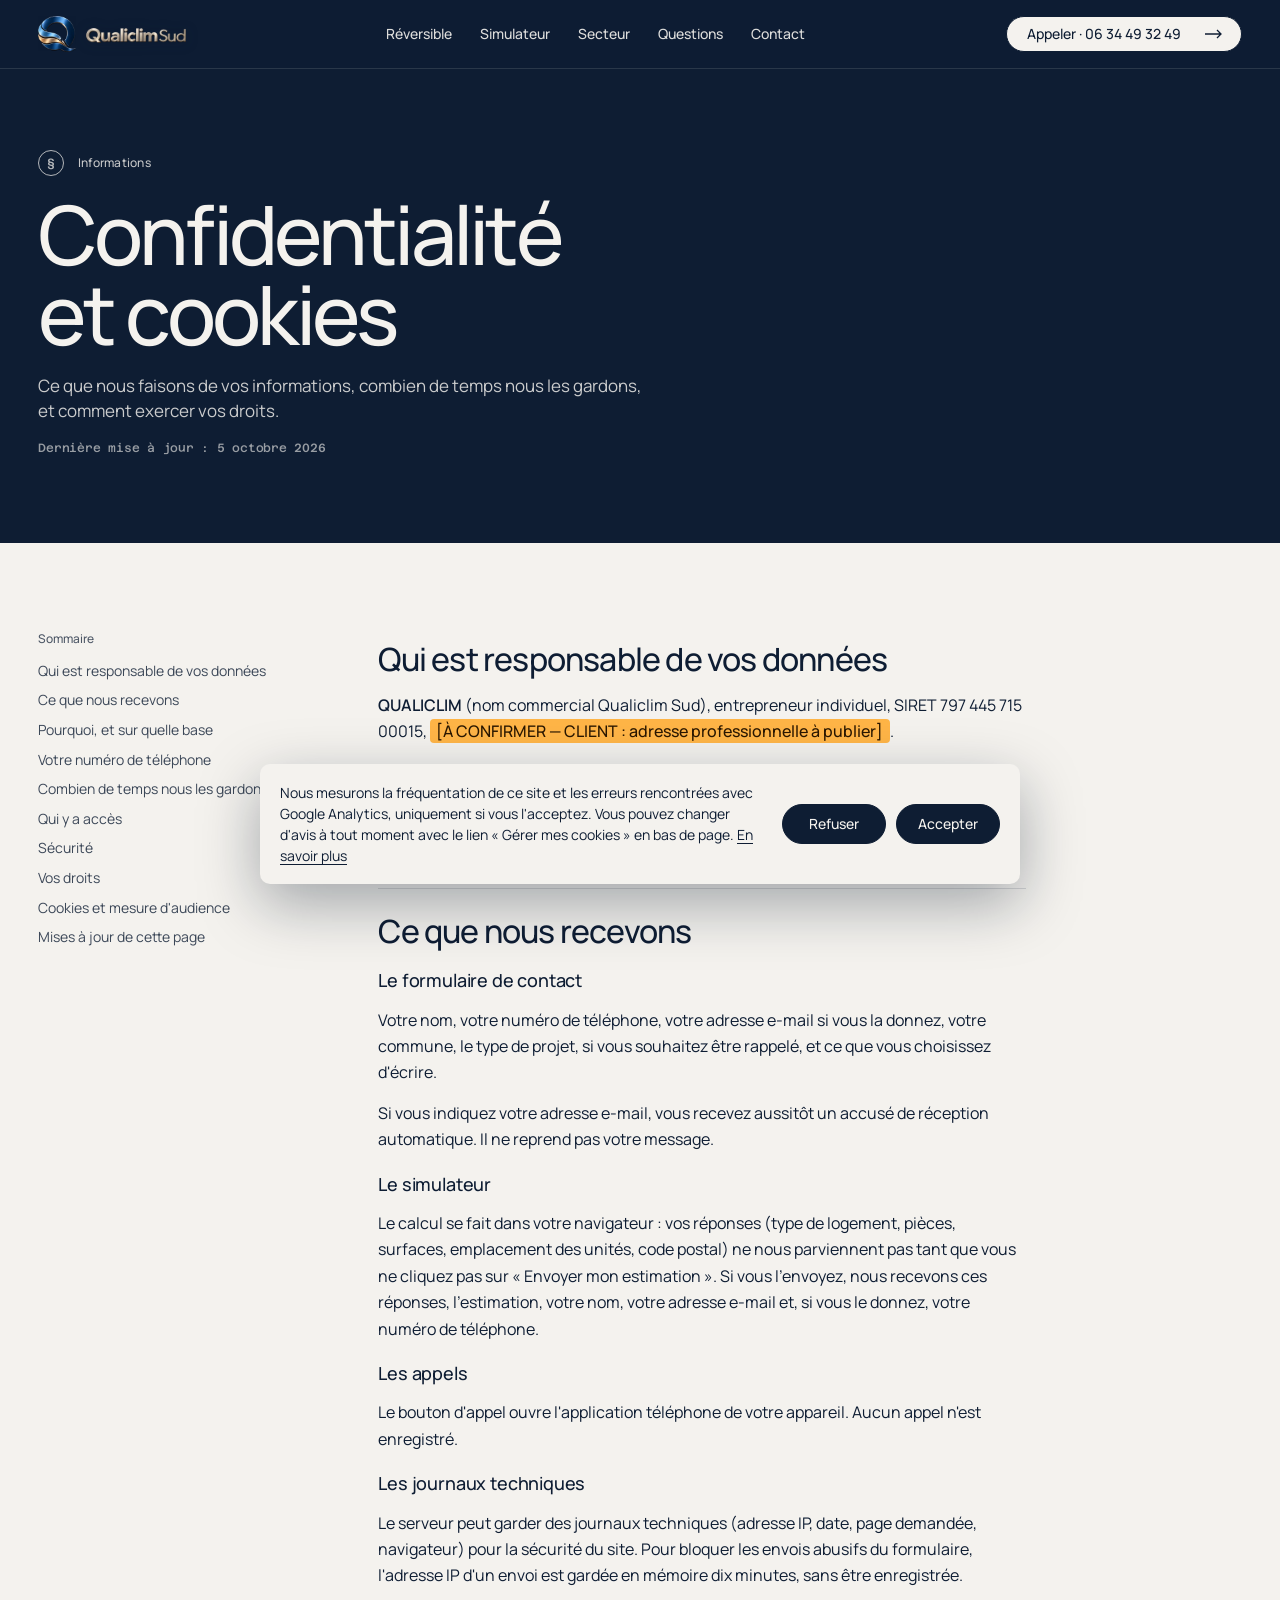
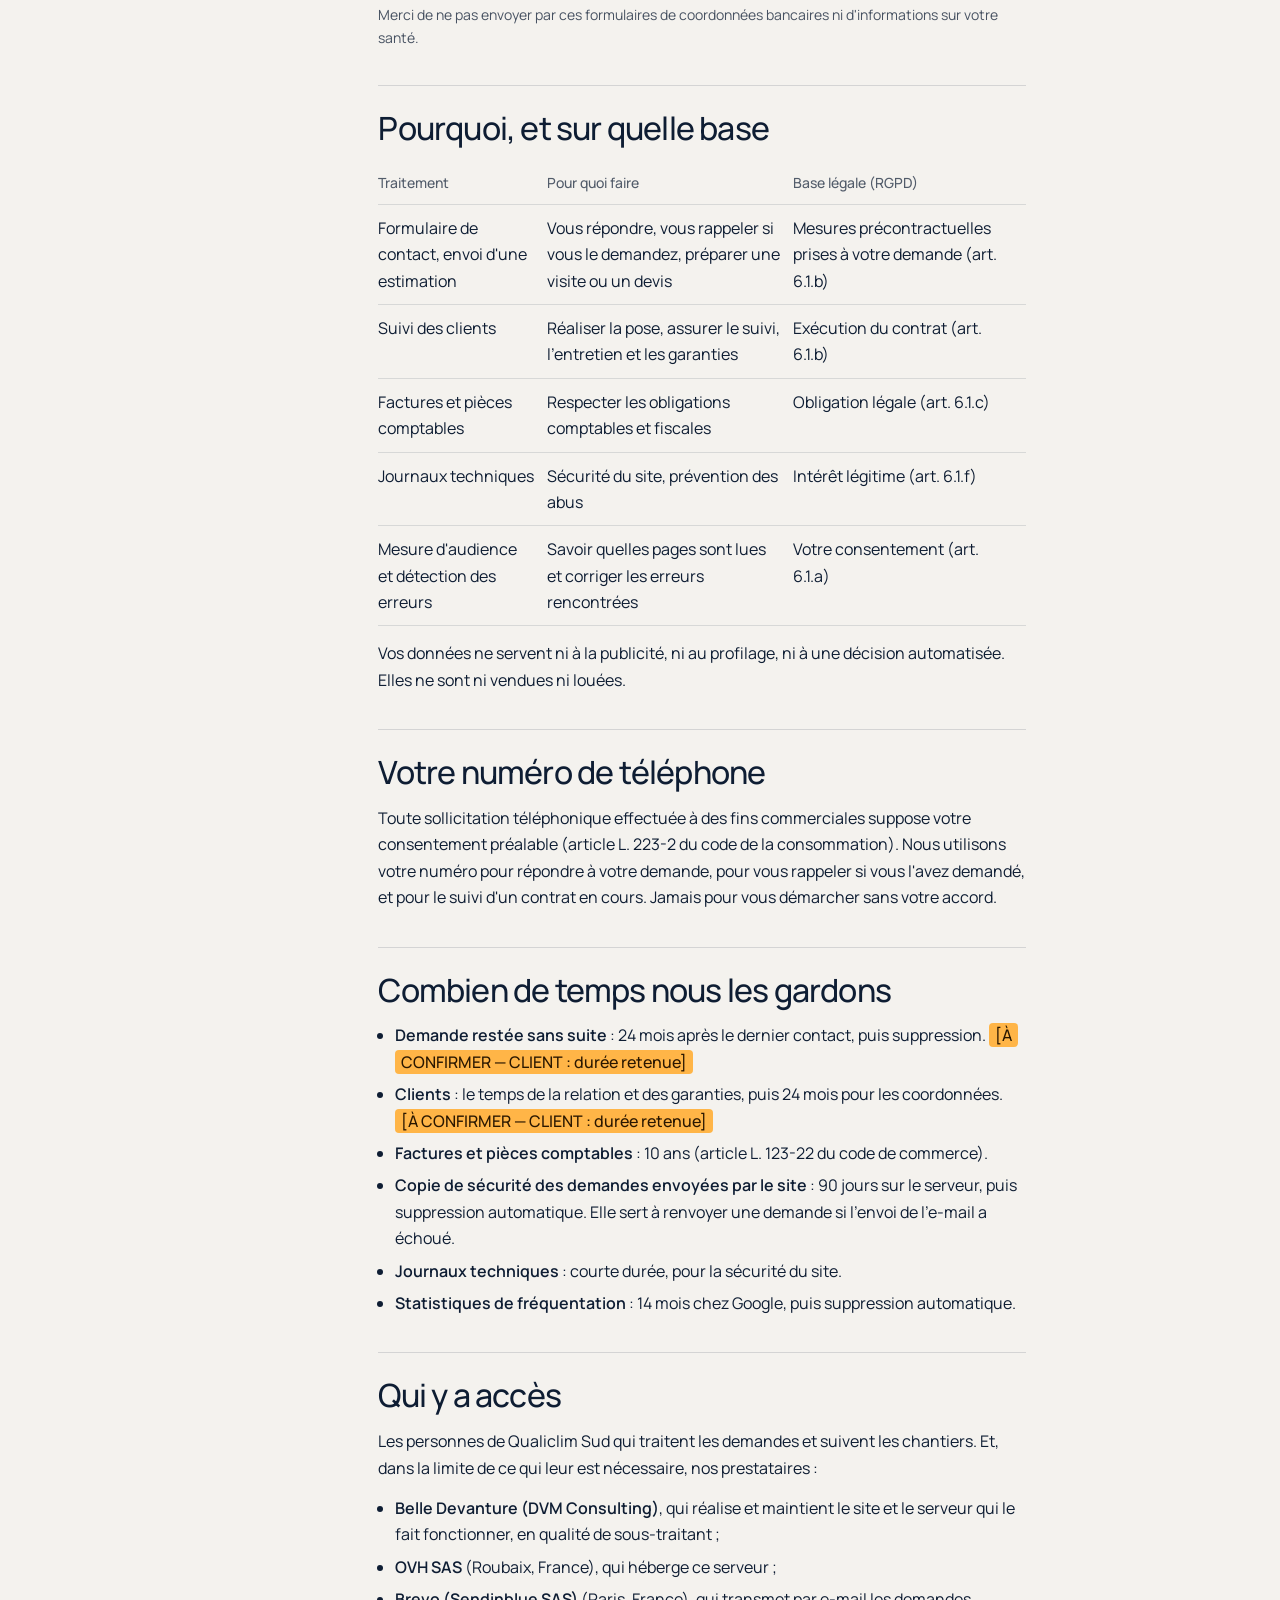
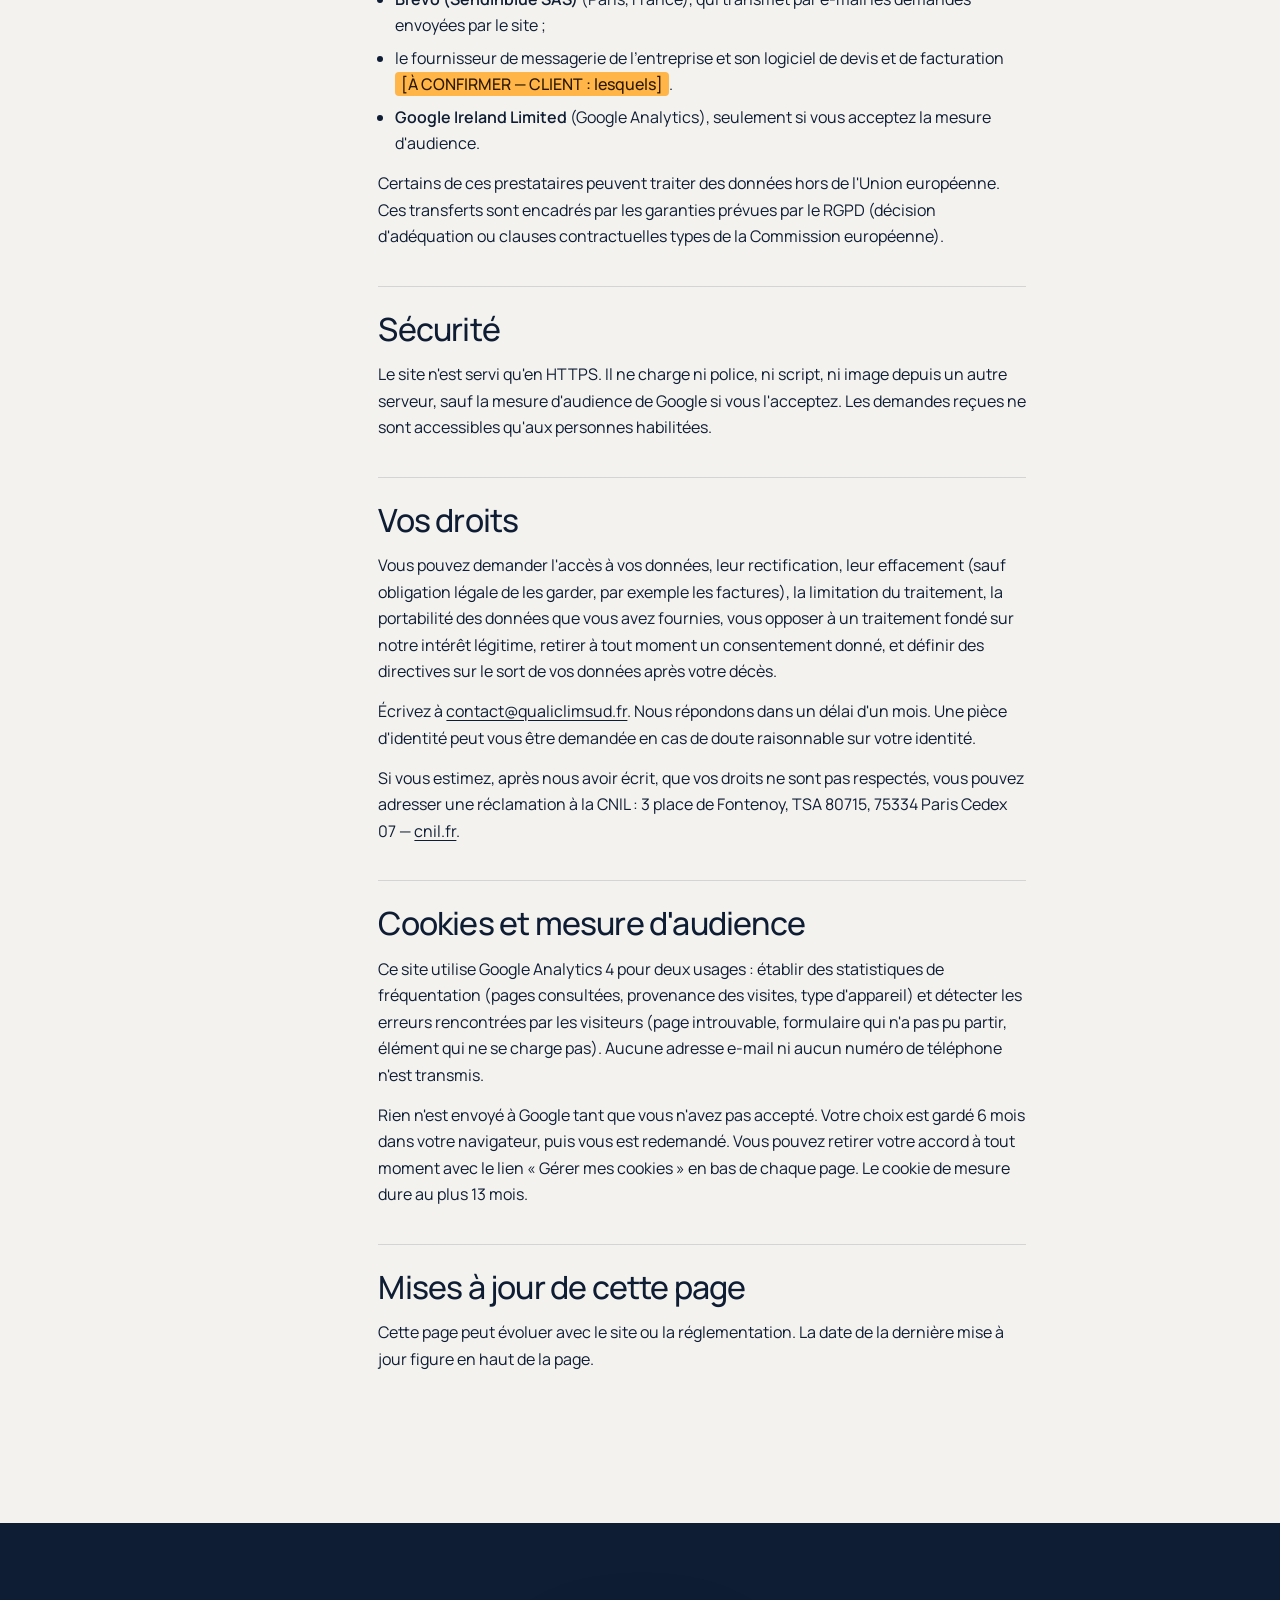
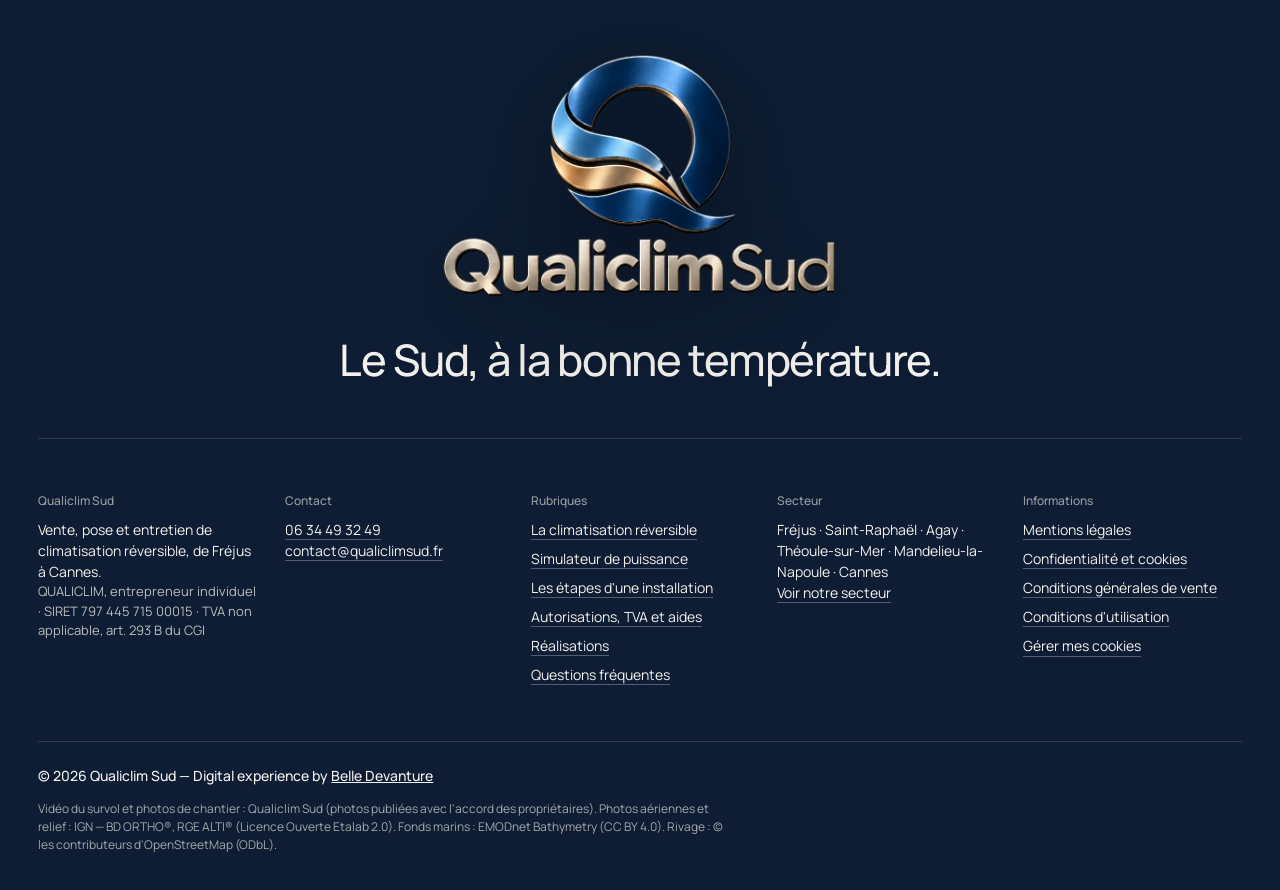
<file: confidentialite/index.html>
<!doctype html>
<html lang="fr">
<head>
<meta charset="utf-8">
<meta name="viewport" content="width=device-width,initial-scale=1,viewport-fit=cover">
<title>Confidentialité et cookies | Qualiclim Sud</title>
<meta name="description" content="Ce que Qualiclim Sud fait des informations envoyées par le formulaire et le simulateur, combien de temps elles sont gardées, vos droits et les cookies.">
<meta name="theme-color" content="#0e1d33">
<meta property="og:type" content="website">
<meta property="og:locale" content="fr_FR">
<meta property="og:site_name" content="Qualiclim Sud">
<meta property="og:title" content="Confidentialité et cookies | Qualiclim Sud">
<meta property="og:description" content="Ce que Qualiclim Sud fait des informations envoyées par le formulaire et le simulateur, combien de temps elles sont gardées, vos droits et les cookies.">
<!-- commun:tete -->
<meta name="robots" content="noindex, nofollow">
<!-- Aperçu : la page n'est pas indexée (configuration.json, "mode": "apercu"). -->
<link rel="canonical" href="https://qualiclimsud.fr/confidentialite/">
<meta property="og:url" content="https://qualiclimsud.fr/confidentialite/">
<meta property="og:image" content="https://qualiclimsud.fr/img/partage.jpg">
<meta property="og:image:width" content="1200">
<meta property="og:image:height" content="630">
<meta property="og:image:alt" content="Le logo Qualiclim Sud au-dessus du port de Fréjus">
<meta name="qs-formulaire" content="https://qualiclimsud.fr" data-slug="qualiclim-sud">
<link rel="icon" href="../favicon.ico" sizes="any">
<link rel="icon" href="../img/icone-32.png" type="image/png" sizes="32x32">
<link rel="apple-touch-icon" href="../img/icone-180.png">
<link rel="preload" href="../polices/manrope-latin.woff2" as="font" type="font/woff2" crossorigin>
<link rel="preload" href="../polices/azeret-mono-500-latin.woff2" as="font" type="font/woff2" crossorigin>
<!-- Kit de mesure Belle Devanture v2 : rien n'est envoyé à Google avant l'accord du visiteur -->
<script>
(function () {
  var ID = 'G-62GGEBKN2W';
  window.dataLayer = window.dataLayer || [];
  window.gtag = window.gtag || function () { dataLayer.push(arguments); };
  // consentement refusé par défaut, sauf si le site le gère déjà (Complianz, Site Kit…) : on ne le redéfinit jamais
  var managed = [].some.call(window.dataLayer, function (a) { return a && a[0] === 'consent' && a[1] === 'default'; });
  if (!managed) gtag('consent', 'default', { analytics_storage: 'denied', ad_storage: 'denied', ad_user_data: 'denied', ad_personalization: 'denied' });
  var on = false, queue = [], errors = 0;
  // rien ne part avant l'accord : les signaux attendent (20 au plus) et partent à l'accord, sinon jamais
  function send(name, params) { if (on) gtag('event', name, params || {}); else if (queue.length < 20) queue.push([name, params || {}]); }
  // jamais de donnée personnelle : e-mails et longs numéros masqués, 100 caractères au plus
  function clean(v) { return String(v || '').replace(/[\w.+-]+@[\w-]+\.[\w.]+/g, '[e-mail]').replace(/\d{6,}/g, '[n]').slice(0, 100); }
  // à appeler par le bandeau de consentement quand le visiteur accepte la mesure d'audience (à chaque page tant que son accord vaut)
  window.bdAnalyticsConsent = function () {
    if (on) return;
    on = true;
    gtag('consent', 'update', { analytics_storage: 'granted' });
    // la balise Google du site est déjà là (Site Kit, Tag Manager…) : on ne la charge pas une seconde fois ; une balise
    // d'un autre usage seulement (Google Ads…) ne mesure pas l'audience : on y ajoute alors la mesure du site
    var tags = [].map.call(document.querySelectorAll('script[src*="googletagmanager.com/gtag/js"], script[src*="googletagmanager.com/gtm.js"]'), function (t) { return (/[?&]id=([^&]+)/.exec(t.src) || [])[1] || ''; });
    var configured = [].some.call(window.dataLayer, function (a) { return a && a[0] === 'config' && a[1] === ID; });
    // cookie de mesure limité à 390 jours (CNIL : 13 mois au plus ; Google : 2 ans par défaut)
    if (!tags.length) {
      gtag('js', new Date());
      gtag('config', ID, { cookie_expires: 33696000 });
      var s = document.createElement('script');
      s.async = true;
      s.src = 'https://www.googletagmanager.com/gtag/js?id=' + ID;
      document.head.appendChild(s);
    } else if (!configured && tags.every(function (t) { return t && t !== ID && !/^GTM?-/.test(t); })) {
      gtag('config', ID, { cookie_expires: 33696000 });
    }
    var first = true;
    try { first = !sessionStorage.getItem('bd_kit'); sessionStorage.setItem('bd_kit', '1'); } catch (e) {}
    if (first) gtag('event', 'bd_kit', { kit_version: '2' });
    queue.splice(0).forEach(function (q) { gtag('event', q[0], q[1]); });
  };
  // à appeler par le bandeau quand le visiteur retire son accord : plus rien ne part ensuite, consentement Google refusé
  window.bdAnalyticsRevoke = function () {
    on = false;
    queue.length = 0;
    gtag('consent', 'update', { analytics_storage: 'denied' });
  };
  // formulaires : à appeler par le site après un envoi réellement réussi, ou quand l'envoi échoue
  window.bdFormSent = function (name) { send('bd_form_sent', { form_name: clean(name || 'formulaire').slice(0, 40) }); };
  window.bdFormFailed = function (name) { send('bd_form_failed', { form_name: clean(name || 'formulaire').slice(0, 40) }); };
  // page introuvable : automatique sur WordPress (classe error404) ou avec <body data-bd-404>, sinon appeler bdNotFound()
  window.bdNotFound = function () { send('bd_404'); };
  document.addEventListener('DOMContentLoaded', function () {
    var b = document.body;
    if (b && (b.classList.contains('error404') || b.hasAttribute('data-bd-404'))) window.bdNotFound();
    // WPForms sans AJAX : la page se recharge et affiche sa confirmation
    if (document.querySelector('.wpforms-confirmation-container-full, .wpforms-confirmation-container')) window.bdFormSent('contact');
  });
  // appuis sur un numéro de téléphone ou une adresse e-mail (un clic n'est pas un contact confirmé)
  document.addEventListener('click', function (e) {
    var a = e.target && e.target.closest ? e.target.closest('a[href^="tel:"], a[href^="mailto:"]') : null;
    if (a) send(a.getAttribute('href').indexOf('tel:') === 0 ? 'bd_phone_click' : 'bd_email_click');
  }, true);
  // bugs vus par les visiteurs : erreurs JavaScript et fichiers qui ne se chargent pas (5 au plus par page)
  window.addEventListener('error', function (e) {
    if (errors >= 5) return;
    var t = e.target;
    if (t && t !== window && (t.src || t.href)) { errors++; send('bd_resource_error', { error_message: clean(String(t.src || t.href).split('?')[0]) }); return; }
    errors++;
    send('bd_js_error', { error_message: clean(e.message) });
  }, true);
  window.addEventListener('unhandledrejection', function (e) {
    if (errors >= 5) return;
    errors++;
    send('bd_js_error', { error_message: clean(e.reason && e.reason.message ? e.reason.message : e.reason) });
  });
  // bandeaux courants : Complianz (WordPress) — accord déjà donné ou donné pendant la visite
  document.addEventListener('cmplz_fire_categories', function (e) {
    var c = e.detail && e.detail.categories;
    if (c && c.indexOf('statistics') >= 0) window.bdAnalyticsConsent();
  });
  // formulaires des extensions WordPress courantes et rendez-vous Calendly : comptés sans rien ajouter
  document.addEventListener('wpcf7mailsent', function () { window.bdFormSent('contact'); });
  document.addEventListener('wpcf7mailfailed', function () { window.bdFormFailed('contact'); });
  window.addEventListener('message', function (e) {
    if (e.origin === 'https://calendly.com' && e.data && e.data.event === 'calendly.event_scheduled') window.bdFormSent('rendez-vous');
  });
  document.addEventListener('DOMContentLoaded', function () {
    var $ = window.jQuery;
    if (!$) return;
    $(document).on('submit_success', function () { window.bdFormSent('contact'); }); // Elementor
    $(document).on('wpformsAjaxSubmitSuccess', function () { window.bdFormSent('contact'); }); // WPForms
    $(document).on('fluentform_submission_success', function () { window.bdFormSent('contact'); }); // Fluent Forms
  });
})();
</script>
<!-- Le bandeau de consentement appelle bdAnalyticsConsent() quand le visiteur accepte la mesure d'audience
     (Complianz : automatique), et bdAnalyticsRevoke() s'il retire son accord. -->
<script type="application/ld+json">
{
  "@context": "https://schema.org",
  "@graph": [
    {
      "@type": "WebPage",
      "@id": "https://qualiclimsud.fr/confidentialite/#page",
      "url": "https://qualiclimsud.fr/confidentialite/",
      "name": "Confidentialité et cookies | Qualiclim Sud",
      "description": "Ce que Qualiclim Sud fait des informations envoyées par le formulaire et le simulateur, combien de temps elles sont gardées, vos droits et les cookies.",
      "inLanguage": "fr-FR",
      "isPartOf": {
        "@id": "https://qualiclimsud.fr/#site"
      },
      "dateModified": "2026-10-05"
    },
    {
      "@type": "BreadcrumbList",
      "itemListElement": [
        {
          "@type": "ListItem",
          "position": 1,
          "name": "Accueil",
          "item": "https://qualiclimsud.fr/"
        },
        {
          "@type": "ListItem",
          "position": 2,
          "name": "Confidentialité et cookies",
          "item": "https://qualiclimsud.fr/confidentialite/"
        }
      ]
    }
  ]
}
</script>
<!-- /commun:tete -->
<link rel="stylesheet" href="../css/site.css?v=36f8884cf6">
</head>
<body class="page-simple">
<a class="evitement" href="#contenu">Aller au contenu</a>
<header class="nav sur-clair" id="nav">
  <a class="signe" href="../" aria-label="Qualiclim Sud, page d'accueil"><img class="signe__q" src="../img/q-petit.webp" alt="" width="112" height="108"><img class="signe__nom" src="../img/nom-petit.webp" alt="" width="480" height="72"></a>
  <nav class="nav__liens" aria-label="Rubriques">
    <a href="../#climatisation">Réversible</a>
    <a href="../#simulateur">Simulateur</a>
    <a href="../#zone">Secteur</a>
    <a href="../#questions">Questions</a>
    <a href="../#contact">Contact</a>
  </nav>
  <a class="pilule pilule--porcelaine" href="tel:+33634493249" aria-label="Appeler 06 34 49 32 49, Qualiclim Sud">Appeler<span class="appel__num">&nbsp;· 06&nbsp;34&nbsp;49&nbsp;32&nbsp;49</span></a>
</header>
<main id="contenu">
  <header class="legal-entete">
    <div class="cadre">
      <p class="sur-titre sur-titre--clair"><span>§</span>Informations</p>
      <h1>Confidentialité et cookies</h1>
      <p class="chapeau">Ce que nous faisons de vos informations, combien de temps nous les gardons, et comment exercer vos droits.</p>
      <p class="maj">Dernière mise à jour : 5 octobre 2026</p>
    </div>
  </header>
  <div class="legal-corps">
    <div class="legal-grille">
      <nav class="sommaire" aria-label="Sommaire de la page"><p>Sommaire</p><a href="#responsable">Qui est responsable de vos données</a><a href="#donnees">Ce que nous recevons</a><a href="#finalites">Pourquoi, et sur quelle base</a><a href="#telephone">Votre numéro de téléphone</a><a href="#conservation">Combien de temps nous les gardons</a><a href="#destinataires">Qui y a accès</a><a href="#securite">Sécurité</a><a href="#droits">Vos droits</a><a href="#cookies">Cookies et mesure d'audience</a><a href="#modifications">Mises à jour de cette page</a></nav>
      <article class="prose">
<section id="responsable">
  <h2>Qui est responsable de vos données</h2>
  <p><strong>QUALICLIM</strong> (nom commercial Qualiclim Sud), entrepreneur individuel, SIRET 797 445 715 00015, <span class="a-confirmer">[À CONFIRMER — CLIENT : adresse professionnelle à publier]</span>.</p>
  <p>Pour toute question sur vos données : <a href="mailto:contact@qualiclimsud.fr">contact@qualiclimsud.fr</a> ou <a href="tel:+33634493249">06 34 49 32 49</a>.</p>
  <p>Au vu de son activité, l'entreprise n'est pas tenue de désigner un délégué à la protection des données. <span class="a-confirmer">[À CONFIRMER — CLIENT : un délégué a-t-il malgré tout été désigné ?]</span></p>
</section>

<section id="donnees">
  <h2>Ce que nous recevons</h2>
  <h3>Le formulaire de contact</h3>
  <p>Votre nom, votre numéro de téléphone, votre adresse e-mail si vous la donnez, votre commune, le type de projet, si vous souhaitez être rappelé, et ce que vous choisissez d'écrire.</p>
  <p>Si vous indiquez votre adresse e-mail, vous recevez aussitôt un accusé de réception automatique. Il ne reprend pas votre message.</p>
  <h3>Le simulateur</h3>
  <p>Le calcul se fait dans votre navigateur : vos réponses (type de logement, pièces, surfaces, emplacement des unités, code postal) ne nous parviennent pas tant que vous ne cliquez pas sur « Envoyer mon estimation ». Si vous l'envoyez, nous recevons ces réponses, l'estimation, votre nom, votre adresse e-mail et, si vous le donnez, votre numéro de téléphone.</p>
  <h3>Les appels</h3>
  <p>Le bouton d'appel ouvre l'application téléphone de votre appareil. Aucun appel n'est enregistré.</p>
  <h3>Les journaux techniques</h3>
  <p>Le serveur peut garder des journaux techniques (adresse IP, date, page demandée, navigateur) pour la sécurité du site. Pour bloquer les envois abusifs du formulaire, l'adresse IP d'un envoi est gardée en mémoire dix minutes, sans être enregistrée.</p>
  <p class="note">Merci de ne pas envoyer par ces formulaires de coordonnées bancaires ni d'informations sur votre santé.</p>
</section>

<section id="finalites">
  <h2>Pourquoi, et sur quelle base</h2>
  <div class="tableau">
    <table>
      <thead><tr><th scope="col">Traitement</th><th scope="col">Pour quoi faire</th><th scope="col">Base légale (RGPD)</th></tr></thead>
      <tbody>
        <tr><td>Formulaire de contact, envoi d'une estimation</td><td>Vous répondre, vous rappeler si vous le demandez, préparer une visite ou un devis</td><td>Mesures précontractuelles prises à votre demande (art. 6.1.b)</td></tr>
        <tr><td>Suivi des clients</td><td>Réaliser la pose, assurer le suivi, l'entretien et les garanties</td><td>Exécution du contrat (art. 6.1.b)</td></tr>
        <tr><td>Factures et pièces comptables</td><td>Respecter les obligations comptables et fiscales</td><td>Obligation légale (art. 6.1.c)</td></tr>
        <tr><td>Journaux techniques</td><td>Sécurité du site, prévention des abus</td><td>Intérêt légitime (art. 6.1.f)</td></tr>
        <tr><td>Mesure d'audience et détection des erreurs</td><td>Savoir quelles pages sont lues et corriger les erreurs rencontrées</td><td>Votre consentement (art. 6.1.a)</td></tr>
      </tbody>
    </table>
  </div>
  <p>Vos données ne servent ni à la publicité, ni au profilage, ni à une décision automatisée. Elles ne sont ni vendues ni louées.</p>
</section>

<section id="telephone">
  <h2>Votre numéro de téléphone</h2>
  <p>Toute sollicitation téléphonique effectuée à des fins commerciales suppose votre consentement préalable (article L. 223-2 du code de la consommation). Nous utilisons votre numéro pour répondre à votre demande, pour vous rappeler si vous l'avez demandé, et pour le suivi d'un contrat en cours. Jamais pour vous démarcher sans votre accord.</p>
</section>

<section id="conservation">
  <h2>Combien de temps nous les gardons</h2>
  <ul>
    <li><strong>Demande restée sans suite</strong> : 24 mois après le dernier contact, puis suppression. <span class="a-confirmer">[À CONFIRMER — CLIENT : durée retenue]</span></li>
    <li><strong>Clients</strong> : le temps de la relation et des garanties, puis 24 mois pour les coordonnées. <span class="a-confirmer">[À CONFIRMER — CLIENT : durée retenue]</span></li>
    <li><strong>Factures et pièces comptables</strong> : 10 ans (article L. 123-22 du code de commerce).</li>
    <li><strong>Copie de sécurité des demandes envoyées par le site</strong> : 90 jours sur le serveur, puis suppression automatique. Elle sert à renvoyer une demande si l'envoi de l'e-mail a échoué.</li>
    <li><strong>Journaux techniques</strong> : courte durée, pour la sécurité du site.</li>
    <li><strong>Statistiques de fréquentation</strong> : 14 mois chez Google, puis suppression automatique.</li>
  </ul>
</section>

<section id="destinataires">
  <h2>Qui y a accès</h2>
  <p>Les personnes de Qualiclim Sud qui traitent les demandes et suivent les chantiers. Et, dans la limite de ce qui leur est nécessaire, nos prestataires :</p>
  <ul>
    <li><strong>Belle Devanture (DVM Consulting)</strong>, qui réalise et maintient le site et le serveur qui le fait fonctionner, en qualité de sous-traitant ;</li>
    <li><strong>OVH SAS</strong> (Roubaix, France), qui héberge ce serveur ;</li>
    <li><strong>Brevo (Sendinblue SAS)</strong> (Paris, France), qui transmet par e-mail les demandes envoyées par le site ;</li>
    <li>le fournisseur de messagerie de l'entreprise et son logiciel de devis et de facturation <span class="a-confirmer">[À CONFIRMER — CLIENT : lesquels]</span>.</li>
    <li><strong>Google Ireland Limited</strong> (Google Analytics), seulement si vous acceptez la mesure d'audience.</li>
  </ul>
  <p>Certains de ces prestataires peuvent traiter des données hors de l'Union européenne. Ces transferts sont encadrés par les garanties prévues par le RGPD (décision d'adéquation ou clauses contractuelles types de la Commission européenne).</p>
</section>

<section id="securite">
  <h2>Sécurité</h2>
  <p>Le site n'est servi qu'en HTTPS. Il ne charge ni police, ni script, ni image depuis un autre serveur, sauf la mesure d'audience de Google si vous l'acceptez. Les demandes reçues ne sont accessibles qu'aux personnes habilitées.</p>
</section>

<section id="droits">
  <h2>Vos droits</h2>
  <p>Vous pouvez demander l'accès à vos données, leur rectification, leur effacement (sauf obligation légale de les garder, par exemple les factures), la limitation du traitement, la portabilité des données que vous avez fournies, vous opposer à un traitement fondé sur notre intérêt légitime, retirer à tout moment un consentement donné, et définir des directives sur le sort de vos données après votre décès.</p>
  <p>Écrivez à <a href="mailto:contact@qualiclimsud.fr">contact@qualiclimsud.fr</a>. Nous répondons dans un délai d'un mois. Une pièce d'identité peut vous être demandée en cas de doute raisonnable sur votre identité.</p>
  <p>Si vous estimez, après nous avoir écrit, que vos droits ne sont pas respectés, vous pouvez adresser une réclamation à la CNIL : 3 place de Fontenoy, TSA 80715, 75334 Paris Cedex 07 — <a href="https://www.cnil.fr" target="_blank" rel="noopener">cnil.fr</a>.</p>
</section>

<section id="cookies">
  <h2>Cookies et mesure d'audience</h2>
  <p>Ce site utilise Google Analytics 4 pour deux usages : établir des statistiques de fréquentation (pages consultées, provenance des visites, type d'appareil) et détecter les erreurs rencontrées par les visiteurs (page introuvable, formulaire qui n'a pas pu partir, élément qui ne se charge pas). Aucune adresse e-mail ni aucun numéro de téléphone n'est transmis.</p>
  <p>Rien n'est envoyé à Google tant que vous n'avez pas accepté. Votre choix est gardé 6 mois dans votre navigateur, puis vous est redemandé. Vous pouvez retirer votre accord à tout moment avec le lien « Gérer mes cookies » en bas de chaque page. Le cookie de mesure dure au plus 13 mois.</p>
</section>

<section id="modifications">
  <h2>Mises à jour de cette page</h2>
  <p>Cette page peut évoluer avec le site ou la réglementation. La date de la dernière mise à jour figure en haut de la page.</p>
</section>
      </article>
    </div>
  </div>
</main>
<!-- commun:pied -->
<footer class="pied">
  <div class="cadre">
    <div class="pied__haut">
      <img class="pied__logo" src="../img/logo.webp" alt="Qualiclim Sud" width="900" height="600" loading="lazy">
      <p class="pied__slogan">Le Sud, à la bonne température.</p>
    </div>
    <div class="pied__colonnes">
      <div><p class="pied__t">Qualiclim Sud</p><p>Vente, pose et entretien de climatisation réversible, de Fréjus à Cannes.</p><p class="pied__entreprise">QUALICLIM, entrepreneur individuel · SIRET 797&nbsp;445&nbsp;715&nbsp;00015 · TVA non applicable, art.&nbsp;293&nbsp;B du CGI</p></div>
      <div><p class="pied__t">Contact</p><p><a href="tel:+33634493249">06 34 49 32 49</a></p><p><a href="mailto:contact@qualiclimsud.fr">contact@qualiclimsud.fr</a></p></div>
      <nav aria-label="Rubriques du site"><p class="pied__t">Rubriques</p><ul>
        <li><a href="../#climatisation">La climatisation réversible</a></li>
        <li><a href="../#simulateur">Simulateur de puissance</a></li>
        <li><a href="../#deroulement">Les étapes d'une installation</a></li>
        <li><a href="../#demarches">Autorisations, TVA et aides</a></li>
        <li><a href="../#realisations">Réalisations</a></li>
        <li><a href="../#questions">Questions fréquentes</a></li>
      </ul></nav>
      <div><p class="pied__t">Secteur</p><p>Fréjus · Saint-Raphaël · Agay · Théoule-sur-Mer · Mandelieu-la-Napoule · Cannes</p><p><a href="../#zone">Voir notre secteur</a></p></div>
      <nav aria-label="Informations légales"><p class="pied__t">Informations</p><ul>
        <li><a href="../mentions-legales/">Mentions légales</a></li>
        <li><a href="../confidentialite/">Confidentialité et cookies</a></li>
        <li><a href="../cgv/">Conditions générales de vente</a></li>
        <li><a href="../cgu/">Conditions d'utilisation</a></li>
        <li><button type="button" class="pied__cookies" data-bd-cookies>Gérer mes cookies</button></li>
      </ul></nav>
    </div>
    <div class="pied__bas">
      <p class="signature">© <span data-annee>2026</span> Qualiclim Sud — Digital experience by <a href="https://belledevanture.fr" target="_blank" rel="noopener">Belle Devanture</a></p>
      <p class="legal">Vidéo du survol et photos de chantier : Qualiclim Sud (photos publiées avec l'accord des propriétaires). Photos aériennes et relief : IGN — BD ORTHO®, RGE ALTI® (Licence Ouverte Etalab 2.0). Fonds marins : EMODnet Bathymetry (CC BY 4.0). Rivage : © les contributeurs d'OpenStreetMap (ODbL).</p>
    </div>
  </div>
</footer>
<div class="consentement" role="region" aria-label="Vos choix sur les cookies" data-bd-consentement hidden>
  <div class="consentement__interieur">
    <p class="consentement__texte">Nous mesurons la fréquentation de ce site et les erreurs rencontrées avec Google Analytics, uniquement si vous l'acceptez. Vous pouvez changer d'avis à tout moment avec le lien « Gérer mes cookies » en bas de page. <a href="../confidentialite/#cookies">En savoir plus</a></p>
    <div class="consentement__actions"><button type="button" class="consentement__bouton" data-choix="refuse">Refuser</button><button type="button" class="consentement__bouton" data-choix="accepte">Accepter</button></div>
  </div>
</div>
<!-- /commun:pied -->
<script src="../js/commun.js?v=21182861cf"></script>
</body>
</html>
</file>
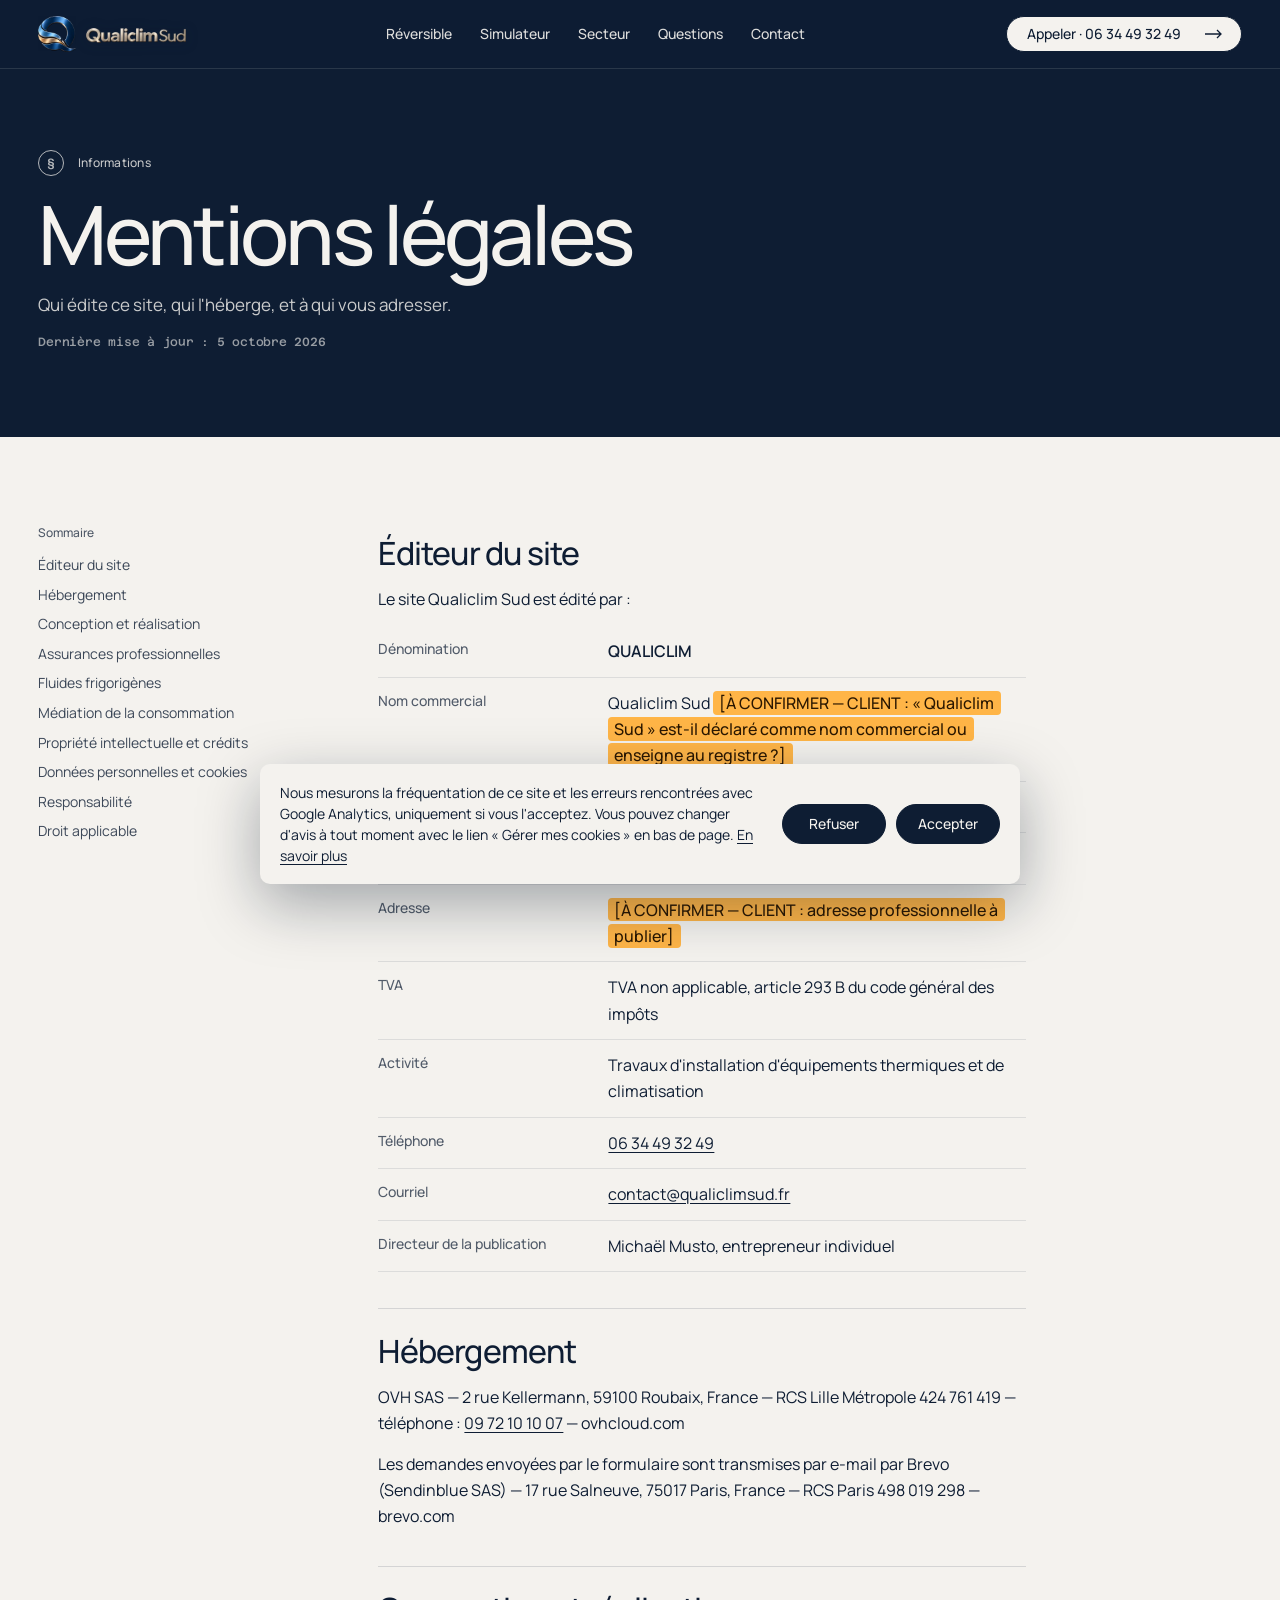
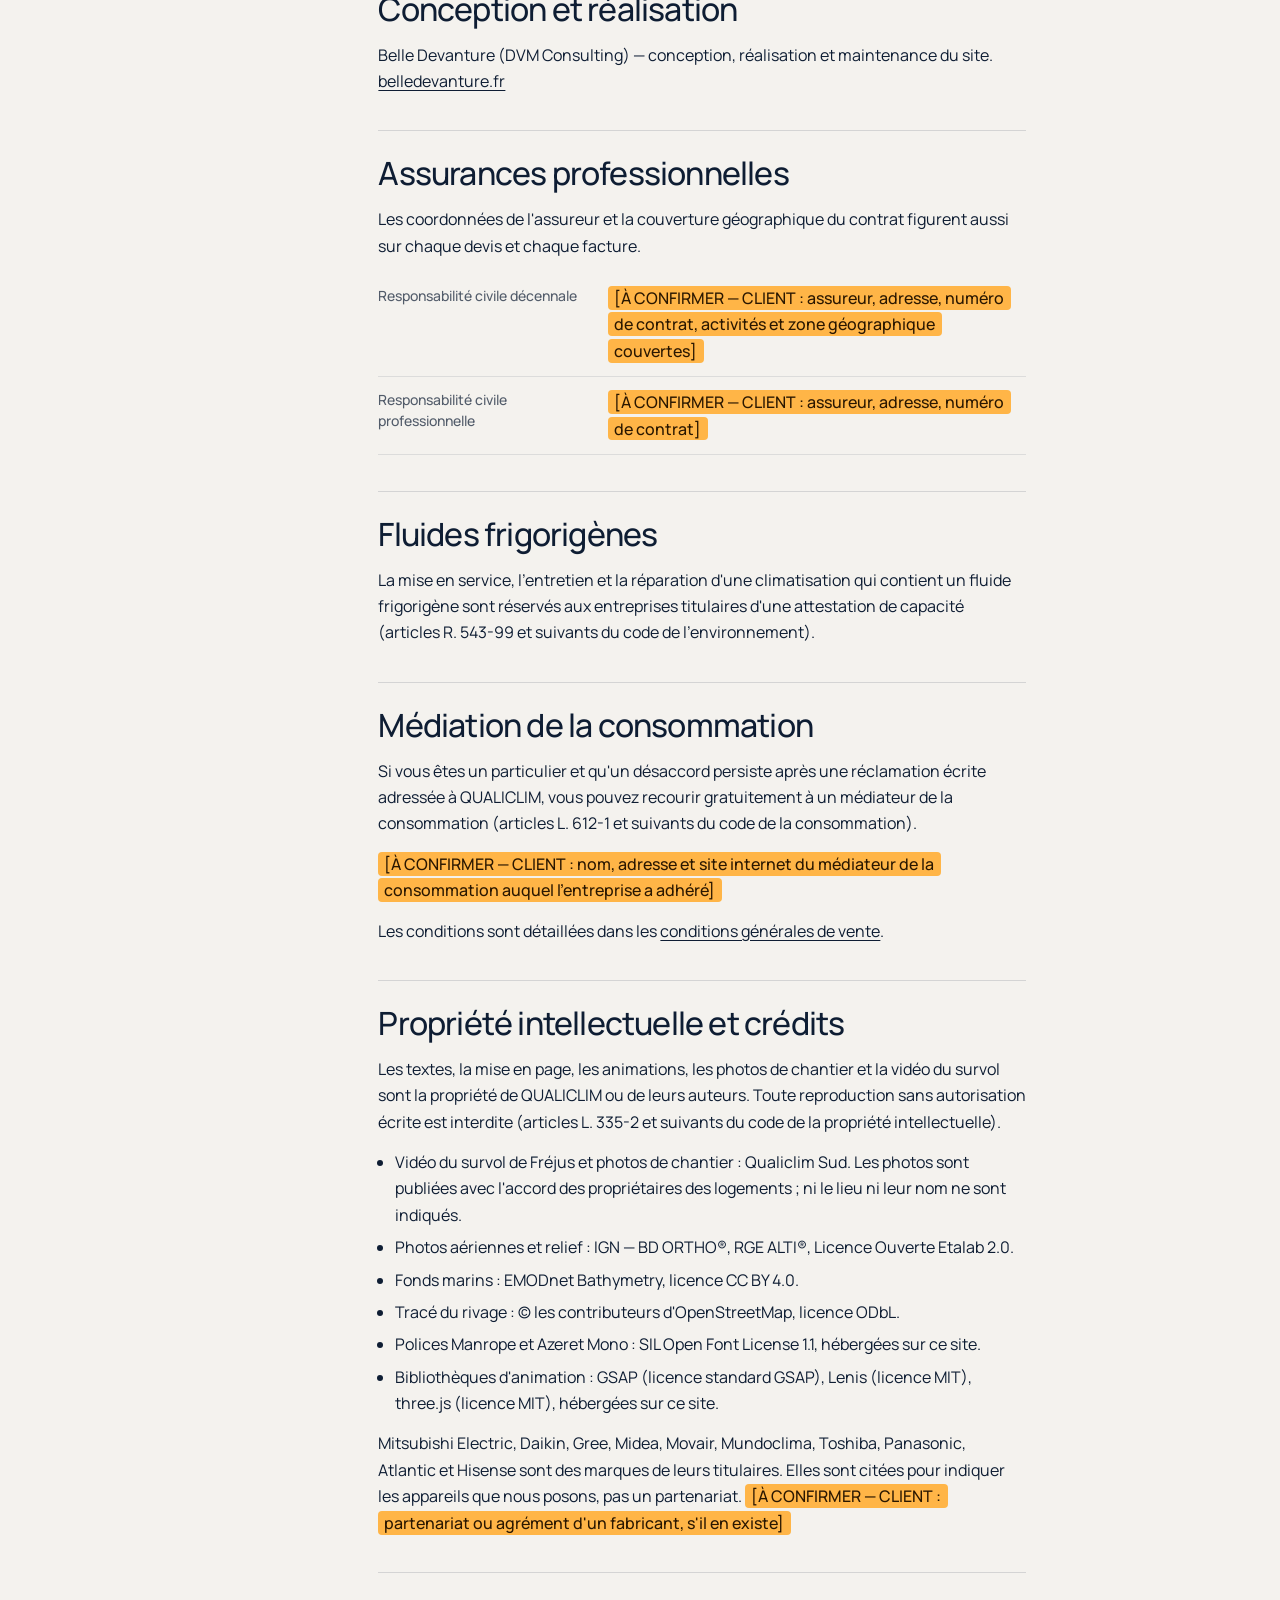
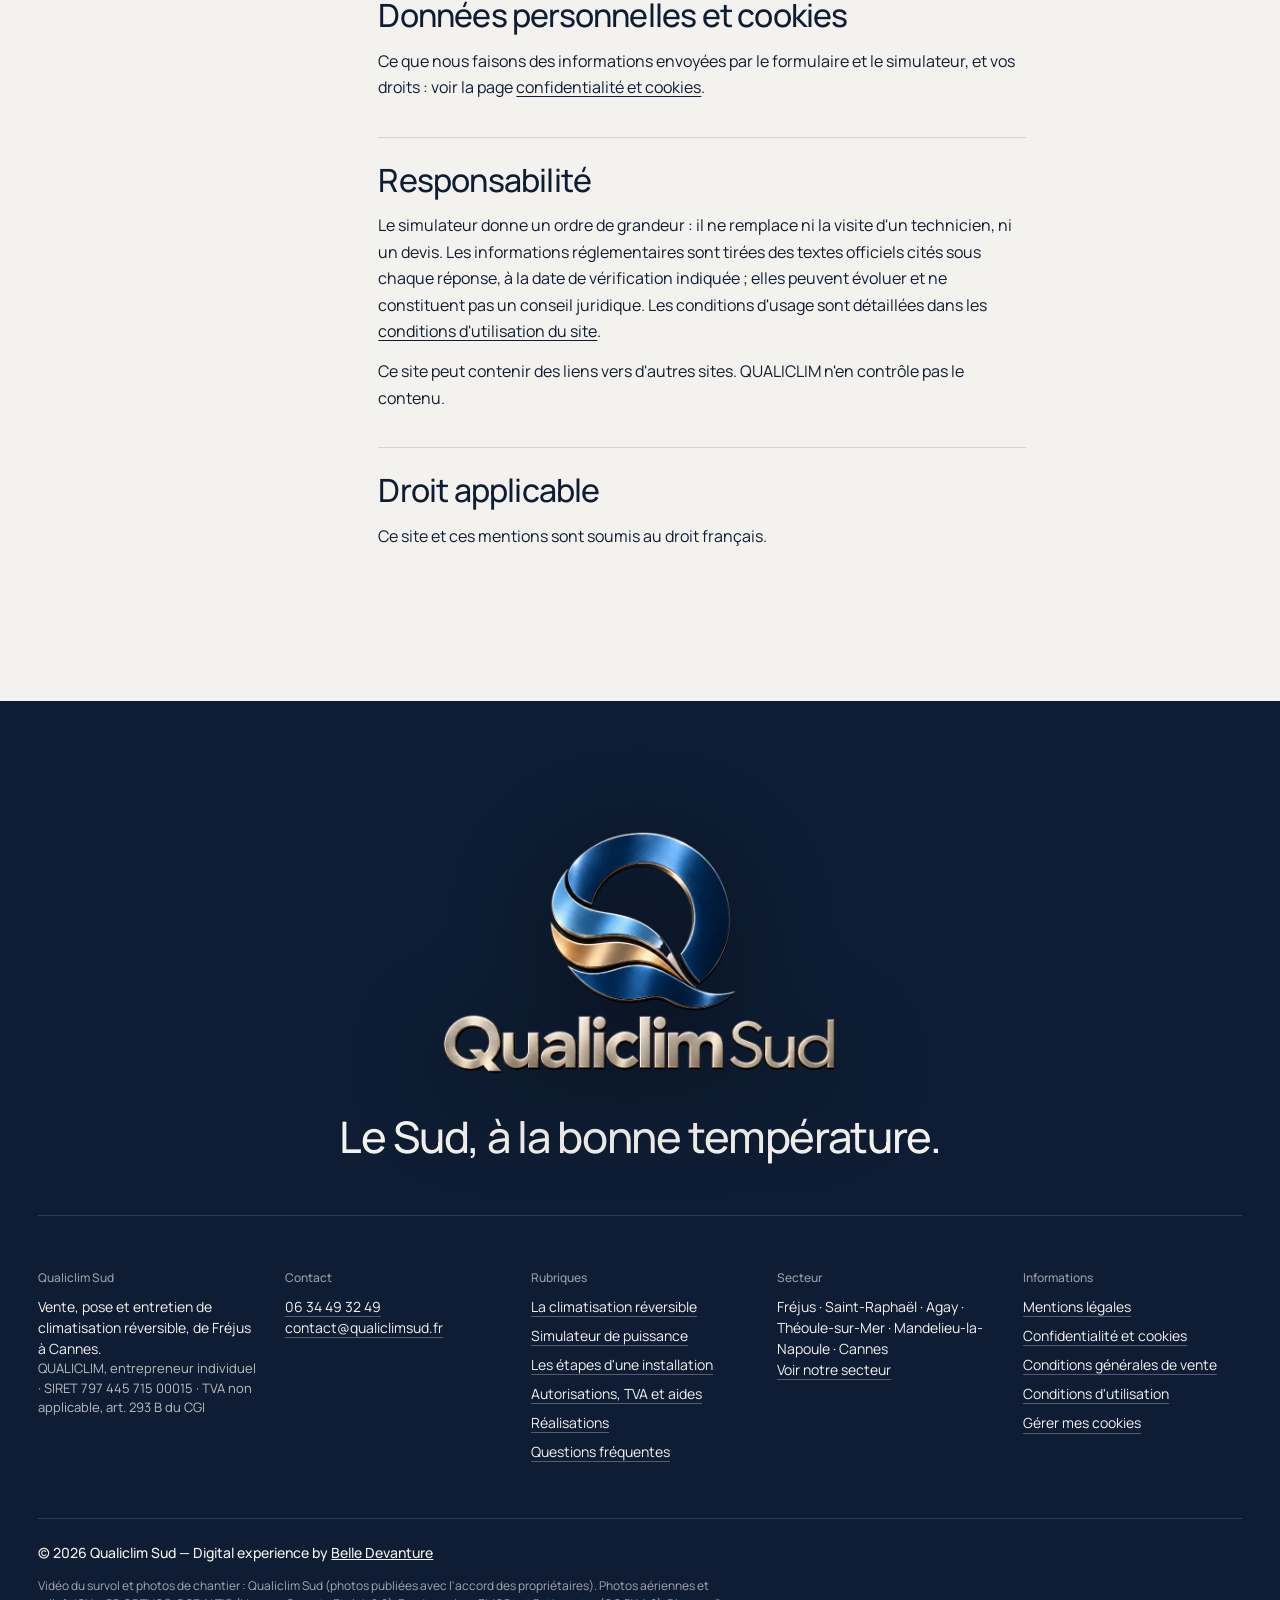
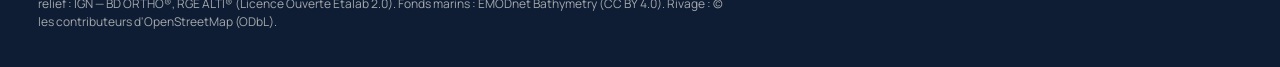
<file: mentions-legales/index.html>
<!doctype html>
<html lang="fr">
<head>
<meta charset="utf-8">
<meta name="viewport" content="width=device-width,initial-scale=1,viewport-fit=cover">
<title>Mentions légales | Qualiclim Sud</title>
<meta name="description" content="Mentions légales du site Qualiclim Sud : éditeur QUALICLIM (entrepreneur individuel), immatriculation, hébergeur, assurances, médiateur de la consommation et crédits.">
<meta name="theme-color" content="#0e1d33">
<meta property="og:type" content="website">
<meta property="og:locale" content="fr_FR">
<meta property="og:site_name" content="Qualiclim Sud">
<meta property="og:title" content="Mentions légales | Qualiclim Sud">
<meta property="og:description" content="Mentions légales du site Qualiclim Sud : éditeur QUALICLIM (entrepreneur individuel), immatriculation, hébergeur, assurances, médiateur de la consommation et crédits.">
<!-- commun:tete -->
<meta name="robots" content="noindex, nofollow">
<!-- Aperçu : la page n'est pas indexée (configuration.json, "mode": "apercu"). -->
<link rel="canonical" href="https://qualiclimsud.fr/mentions-legales/">
<meta property="og:url" content="https://qualiclimsud.fr/mentions-legales/">
<meta property="og:image" content="https://qualiclimsud.fr/img/partage.jpg">
<meta property="og:image:width" content="1200">
<meta property="og:image:height" content="630">
<meta property="og:image:alt" content="Le logo Qualiclim Sud au-dessus du port de Fréjus">
<meta name="qs-formulaire" content="https://qualiclimsud.fr" data-slug="qualiclim-sud">
<link rel="icon" href="../favicon.ico" sizes="any">
<link rel="icon" href="../img/icone-32.png" type="image/png" sizes="32x32">
<link rel="apple-touch-icon" href="../img/icone-180.png">
<link rel="preload" href="../polices/manrope-latin.woff2" as="font" type="font/woff2" crossorigin>
<link rel="preload" href="../polices/azeret-mono-500-latin.woff2" as="font" type="font/woff2" crossorigin>
<!-- Kit de mesure Belle Devanture v2 : rien n'est envoyé à Google avant l'accord du visiteur -->
<script>
(function () {
  var ID = 'G-62GGEBKN2W';
  window.dataLayer = window.dataLayer || [];
  window.gtag = window.gtag || function () { dataLayer.push(arguments); };
  // consentement refusé par défaut, sauf si le site le gère déjà (Complianz, Site Kit…) : on ne le redéfinit jamais
  var managed = [].some.call(window.dataLayer, function (a) { return a && a[0] === 'consent' && a[1] === 'default'; });
  if (!managed) gtag('consent', 'default', { analytics_storage: 'denied', ad_storage: 'denied', ad_user_data: 'denied', ad_personalization: 'denied' });
  var on = false, queue = [], errors = 0;
  // rien ne part avant l'accord : les signaux attendent (20 au plus) et partent à l'accord, sinon jamais
  function send(name, params) { if (on) gtag('event', name, params || {}); else if (queue.length < 20) queue.push([name, params || {}]); }
  // jamais de donnée personnelle : e-mails et longs numéros masqués, 100 caractères au plus
  function clean(v) { return String(v || '').replace(/[\w.+-]+@[\w-]+\.[\w.]+/g, '[e-mail]').replace(/\d{6,}/g, '[n]').slice(0, 100); }
  // à appeler par le bandeau de consentement quand le visiteur accepte la mesure d'audience (à chaque page tant que son accord vaut)
  window.bdAnalyticsConsent = function () {
    if (on) return;
    on = true;
    gtag('consent', 'update', { analytics_storage: 'granted' });
    // la balise Google du site est déjà là (Site Kit, Tag Manager…) : on ne la charge pas une seconde fois ; une balise
    // d'un autre usage seulement (Google Ads…) ne mesure pas l'audience : on y ajoute alors la mesure du site
    var tags = [].map.call(document.querySelectorAll('script[src*="googletagmanager.com/gtag/js"], script[src*="googletagmanager.com/gtm.js"]'), function (t) { return (/[?&]id=([^&]+)/.exec(t.src) || [])[1] || ''; });
    var configured = [].some.call(window.dataLayer, function (a) { return a && a[0] === 'config' && a[1] === ID; });
    // cookie de mesure limité à 390 jours (CNIL : 13 mois au plus ; Google : 2 ans par défaut)
    if (!tags.length) {
      gtag('js', new Date());
      gtag('config', ID, { cookie_expires: 33696000 });
      var s = document.createElement('script');
      s.async = true;
      s.src = 'https://www.googletagmanager.com/gtag/js?id=' + ID;
      document.head.appendChild(s);
    } else if (!configured && tags.every(function (t) { return t && t !== ID && !/^GTM?-/.test(t); })) {
      gtag('config', ID, { cookie_expires: 33696000 });
    }
    var first = true;
    try { first = !sessionStorage.getItem('bd_kit'); sessionStorage.setItem('bd_kit', '1'); } catch (e) {}
    if (first) gtag('event', 'bd_kit', { kit_version: '2' });
    queue.splice(0).forEach(function (q) { gtag('event', q[0], q[1]); });
  };
  // à appeler par le bandeau quand le visiteur retire son accord : plus rien ne part ensuite, consentement Google refusé
  window.bdAnalyticsRevoke = function () {
    on = false;
    queue.length = 0;
    gtag('consent', 'update', { analytics_storage: 'denied' });
  };
  // formulaires : à appeler par le site après un envoi réellement réussi, ou quand l'envoi échoue
  window.bdFormSent = function (name) { send('bd_form_sent', { form_name: clean(name || 'formulaire').slice(0, 40) }); };
  window.bdFormFailed = function (name) { send('bd_form_failed', { form_name: clean(name || 'formulaire').slice(0, 40) }); };
  // page introuvable : automatique sur WordPress (classe error404) ou avec <body data-bd-404>, sinon appeler bdNotFound()
  window.bdNotFound = function () { send('bd_404'); };
  document.addEventListener('DOMContentLoaded', function () {
    var b = document.body;
    if (b && (b.classList.contains('error404') || b.hasAttribute('data-bd-404'))) window.bdNotFound();
    // WPForms sans AJAX : la page se recharge et affiche sa confirmation
    if (document.querySelector('.wpforms-confirmation-container-full, .wpforms-confirmation-container')) window.bdFormSent('contact');
  });
  // appuis sur un numéro de téléphone ou une adresse e-mail (un clic n'est pas un contact confirmé)
  document.addEventListener('click', function (e) {
    var a = e.target && e.target.closest ? e.target.closest('a[href^="tel:"], a[href^="mailto:"]') : null;
    if (a) send(a.getAttribute('href').indexOf('tel:') === 0 ? 'bd_phone_click' : 'bd_email_click');
  }, true);
  // bugs vus par les visiteurs : erreurs JavaScript et fichiers qui ne se chargent pas (5 au plus par page)
  window.addEventListener('error', function (e) {
    if (errors >= 5) return;
    var t = e.target;
    if (t && t !== window && (t.src || t.href)) { errors++; send('bd_resource_error', { error_message: clean(String(t.src || t.href).split('?')[0]) }); return; }
    errors++;
    send('bd_js_error', { error_message: clean(e.message) });
  }, true);
  window.addEventListener('unhandledrejection', function (e) {
    if (errors >= 5) return;
    errors++;
    send('bd_js_error', { error_message: clean(e.reason && e.reason.message ? e.reason.message : e.reason) });
  });
  // bandeaux courants : Complianz (WordPress) — accord déjà donné ou donné pendant la visite
  document.addEventListener('cmplz_fire_categories', function (e) {
    var c = e.detail && e.detail.categories;
    if (c && c.indexOf('statistics') >= 0) window.bdAnalyticsConsent();
  });
  // formulaires des extensions WordPress courantes et rendez-vous Calendly : comptés sans rien ajouter
  document.addEventListener('wpcf7mailsent', function () { window.bdFormSent('contact'); });
  document.addEventListener('wpcf7mailfailed', function () { window.bdFormFailed('contact'); });
  window.addEventListener('message', function (e) {
    if (e.origin === 'https://calendly.com' && e.data && e.data.event === 'calendly.event_scheduled') window.bdFormSent('rendez-vous');
  });
  document.addEventListener('DOMContentLoaded', function () {
    var $ = window.jQuery;
    if (!$) return;
    $(document).on('submit_success', function () { window.bdFormSent('contact'); }); // Elementor
    $(document).on('wpformsAjaxSubmitSuccess', function () { window.bdFormSent('contact'); }); // WPForms
    $(document).on('fluentform_submission_success', function () { window.bdFormSent('contact'); }); // Fluent Forms
  });
})();
</script>
<!-- Le bandeau de consentement appelle bdAnalyticsConsent() quand le visiteur accepte la mesure d'audience
     (Complianz : automatique), et bdAnalyticsRevoke() s'il retire son accord. -->
<script type="application/ld+json">
{
  "@context": "https://schema.org",
  "@graph": [
    {
      "@type": "WebPage",
      "@id": "https://qualiclimsud.fr/mentions-legales/#page",
      "url": "https://qualiclimsud.fr/mentions-legales/",
      "name": "Mentions légales | Qualiclim Sud",
      "description": "Mentions légales du site Qualiclim Sud : éditeur QUALICLIM (entrepreneur individuel), immatriculation, hébergeur, assurances, médiateur de la consommation et crédits.",
      "inLanguage": "fr-FR",
      "isPartOf": {
        "@id": "https://qualiclimsud.fr/#site"
      },
      "dateModified": "2026-10-05"
    },
    {
      "@type": "BreadcrumbList",
      "itemListElement": [
        {
          "@type": "ListItem",
          "position": 1,
          "name": "Accueil",
          "item": "https://qualiclimsud.fr/"
        },
        {
          "@type": "ListItem",
          "position": 2,
          "name": "Mentions légales",
          "item": "https://qualiclimsud.fr/mentions-legales/"
        }
      ]
    }
  ]
}
</script>
<!-- /commun:tete -->
<link rel="stylesheet" href="../css/site.css?v=36f8884cf6">
</head>
<body class="page-simple">
<a class="evitement" href="#contenu">Aller au contenu</a>
<header class="nav sur-clair" id="nav">
  <a class="signe" href="../" aria-label="Qualiclim Sud, page d'accueil"><img class="signe__q" src="../img/q-petit.webp" alt="" width="112" height="108"><img class="signe__nom" src="../img/nom-petit.webp" alt="" width="480" height="72"></a>
  <nav class="nav__liens" aria-label="Rubriques">
    <a href="../#climatisation">Réversible</a>
    <a href="../#simulateur">Simulateur</a>
    <a href="../#zone">Secteur</a>
    <a href="../#questions">Questions</a>
    <a href="../#contact">Contact</a>
  </nav>
  <a class="pilule pilule--porcelaine" href="tel:+33634493249" aria-label="Appeler 06 34 49 32 49, Qualiclim Sud">Appeler<span class="appel__num">&nbsp;· 06&nbsp;34&nbsp;49&nbsp;32&nbsp;49</span></a>
</header>
<main id="contenu">
  <header class="legal-entete">
    <div class="cadre">
      <p class="sur-titre sur-titre--clair"><span>§</span>Informations</p>
      <h1>Mentions légales</h1>
      <p class="chapeau">Qui édite ce site, qui l'héberge, et à qui vous adresser.</p>
      <p class="maj">Dernière mise à jour : 5 octobre 2026</p>
    </div>
  </header>
  <div class="legal-corps">
    <div class="legal-grille">
      <nav class="sommaire" aria-label="Sommaire de la page"><p>Sommaire</p><a href="#editeur">Éditeur du site</a><a href="#hebergement">Hébergement</a><a href="#realisation">Conception et réalisation</a><a href="#assurances">Assurances professionnelles</a><a href="#qualifications">Fluides frigorigènes</a><a href="#mediation">Médiation de la consommation</a><a href="#propriete">Propriété intellectuelle et crédits</a><a href="#donnees">Données personnelles et cookies</a><a href="#responsabilite">Responsabilité</a><a href="#droit">Droit applicable</a></nav>
      <article class="prose">
<section id="editeur">
  <h2>Éditeur du site</h2>
  <p>Le site Qualiclim Sud est édité par :</p>
  <dl>
    <div><dt>Dénomination</dt><dd><strong>QUALICLIM</strong></dd></div>
    <div><dt>Nom commercial</dt><dd>Qualiclim Sud <span class="a-confirmer">[À CONFIRMER — CLIENT : « Qualiclim Sud » est-il déclaré comme nom commercial ou enseigne au registre ?]</span></dd></div>
    <div><dt>Forme juridique</dt><dd>Entrepreneur individuel (micro-entreprise)</dd></div>
    <div><dt>SIRET</dt><dd>797 445 715 00015</dd></div>
    <div><dt>Adresse</dt><dd><span class="a-confirmer">[À CONFIRMER — CLIENT : adresse professionnelle à publier]</span></dd></div>
    <div><dt>TVA</dt><dd>TVA non applicable, article 293 B du code général des impôts</dd></div>
    <div><dt>Activité</dt><dd>Travaux d'installation d'équipements thermiques et de climatisation</dd></div>
    <div><dt>Téléphone</dt><dd><a href="tel:+33634493249">06 34 49 32 49</a></dd></div>
    <div><dt>Courriel</dt><dd><a href="mailto:contact@qualiclimsud.fr">contact@qualiclimsud.fr</a></dd></div>
    <div><dt>Directeur de la publication</dt><dd>Michaël Musto, entrepreneur individuel</dd></div>
  </dl>
</section>

<section id="hebergement">
  <h2>Hébergement</h2>
  <p>OVH SAS — 2 rue Kellermann, 59100 Roubaix, France — RCS Lille Métropole 424 761 419 — téléphone : <a href="tel:+33972101007">09 72 10 10 07</a> — ovhcloud.com</p>
  <p>Les demandes envoyées par le formulaire sont transmises par e-mail par Brevo (Sendinblue SAS) — 17 rue Salneuve, 75017 Paris, France — RCS Paris 498 019 298 — brevo.com</p>
</section>

<section id="realisation">
  <h2>Conception et réalisation</h2>
  <p>Belle Devanture (DVM Consulting) — conception, réalisation et maintenance du site. <a href="https://belledevanture.fr" target="_blank" rel="noopener">belledevanture.fr</a></p>
</section>

<section id="assurances">
  <h2>Assurances professionnelles</h2>
  <p>Les coordonnées de l'assureur et la couverture géographique du contrat figurent aussi sur chaque devis et chaque facture.</p>
  <dl>
    <div><dt>Responsabilité civile décennale</dt><dd><span class="a-confirmer">[À CONFIRMER — CLIENT : assureur, adresse, numéro de contrat, activités et zone géographique couvertes]</span></dd></div>
    <div><dt>Responsabilité civile professionnelle</dt><dd><span class="a-confirmer">[À CONFIRMER — CLIENT : assureur, adresse, numéro de contrat]</span></dd></div>
  </dl>
</section>

<section id="qualifications">
  <h2>Fluides frigorigènes</h2>
  <p>La mise en service, l'entretien et la réparation d'une climatisation qui contient un fluide frigorigène sont réservés aux entreprises titulaires d'une attestation de capacité (articles R. 543-99 et suivants du code de l'environnement).</p>
</section>

<section id="mediation">
  <h2>Médiation de la consommation</h2>
  <p>Si vous êtes un particulier et qu'un désaccord persiste après une réclamation écrite adressée à QUALICLIM, vous pouvez recourir gratuitement à un médiateur de la consommation (articles L. 612-1 et suivants du code de la consommation).</p>
  <p><span class="a-confirmer">[À CONFIRMER — CLIENT : nom, adresse et site internet du médiateur de la consommation auquel l'entreprise a adhéré]</span></p>
  <p>Les conditions sont détaillées dans les <a href="../cgv/#mediation">conditions générales de vente</a>.</p>
</section>

<section id="propriete">
  <h2>Propriété intellectuelle et crédits</h2>
  <p>Les textes, la mise en page, les animations, les photos de chantier et la vidéo du survol sont la propriété de QUALICLIM ou de leurs auteurs. Toute reproduction sans autorisation écrite est interdite (articles L. 335-2 et suivants du code de la propriété intellectuelle).</p>
  <ul>
    <li>Vidéo du survol de Fréjus et photos de chantier : Qualiclim Sud. Les photos sont publiées avec l'accord des propriétaires des logements ; ni le lieu ni leur nom ne sont indiqués.</li>
    <li>Photos aériennes et relief : IGN — BD ORTHO®, RGE ALTI®, Licence Ouverte Etalab 2.0.</li>
    <li>Fonds marins : EMODnet Bathymetry, licence CC BY 4.0.</li>
    <li>Tracé du rivage : © les contributeurs d'OpenStreetMap, licence ODbL.</li>
    <li>Polices Manrope et Azeret Mono : SIL Open Font License 1.1, hébergées sur ce site.</li>
    <li>Bibliothèques d'animation : GSAP (licence standard GSAP), Lenis (licence MIT), three.js (licence MIT), hébergées sur ce site.</li>
  </ul>
  <p>Mitsubishi Electric, Daikin, Gree, Midea, Movair, Mundoclima, Toshiba, Panasonic, Atlantic et Hisense sont des marques de leurs titulaires. Elles sont citées pour indiquer les appareils que nous posons, pas un partenariat. <span class="a-confirmer">[À CONFIRMER — CLIENT : partenariat ou agrément d'un fabricant, s'il en existe]</span></p>
</section>

<section id="donnees">
  <h2>Données personnelles et cookies</h2>
  <p>Ce que nous faisons des informations envoyées par le formulaire et le simulateur, et vos droits : voir la page <a href="../confidentialite/">confidentialité et cookies</a>.</p>
</section>

<section id="responsabilite">
  <h2>Responsabilité</h2>
  <p>Le simulateur donne un ordre de grandeur : il ne remplace ni la visite d'un technicien, ni un devis. Les informations réglementaires sont tirées des textes officiels cités sous chaque réponse, à la date de vérification indiquée ; elles peuvent évoluer et ne constituent pas un conseil juridique. Les conditions d'usage sont détaillées dans les <a href="../cgu/">conditions d'utilisation du site</a>.</p>
  <p>Ce site peut contenir des liens vers d'autres sites. QUALICLIM n'en contrôle pas le contenu.</p>
</section>

<section id="droit">
  <h2>Droit applicable</h2>
  <p>Ce site et ces mentions sont soumis au droit français.</p>
</section>
      </article>
    </div>
  </div>
</main>
<!-- commun:pied -->
<footer class="pied">
  <div class="cadre">
    <div class="pied__haut">
      <img class="pied__logo" src="../img/logo.webp" alt="Qualiclim Sud" width="900" height="600" loading="lazy">
      <p class="pied__slogan">Le Sud, à la bonne température.</p>
    </div>
    <div class="pied__colonnes">
      <div><p class="pied__t">Qualiclim Sud</p><p>Vente, pose et entretien de climatisation réversible, de Fréjus à Cannes.</p><p class="pied__entreprise">QUALICLIM, entrepreneur individuel · SIRET 797&nbsp;445&nbsp;715&nbsp;00015 · TVA non applicable, art.&nbsp;293&nbsp;B du CGI</p></div>
      <div><p class="pied__t">Contact</p><p><a href="tel:+33634493249">06 34 49 32 49</a></p><p><a href="mailto:contact@qualiclimsud.fr">contact@qualiclimsud.fr</a></p></div>
      <nav aria-label="Rubriques du site"><p class="pied__t">Rubriques</p><ul>
        <li><a href="../#climatisation">La climatisation réversible</a></li>
        <li><a href="../#simulateur">Simulateur de puissance</a></li>
        <li><a href="../#deroulement">Les étapes d'une installation</a></li>
        <li><a href="../#demarches">Autorisations, TVA et aides</a></li>
        <li><a href="../#realisations">Réalisations</a></li>
        <li><a href="../#questions">Questions fréquentes</a></li>
      </ul></nav>
      <div><p class="pied__t">Secteur</p><p>Fréjus · Saint-Raphaël · Agay · Théoule-sur-Mer · Mandelieu-la-Napoule · Cannes</p><p><a href="../#zone">Voir notre secteur</a></p></div>
      <nav aria-label="Informations légales"><p class="pied__t">Informations</p><ul>
        <li><a href="../mentions-legales/">Mentions légales</a></li>
        <li><a href="../confidentialite/">Confidentialité et cookies</a></li>
        <li><a href="../cgv/">Conditions générales de vente</a></li>
        <li><a href="../cgu/">Conditions d'utilisation</a></li>
        <li><button type="button" class="pied__cookies" data-bd-cookies>Gérer mes cookies</button></li>
      </ul></nav>
    </div>
    <div class="pied__bas">
      <p class="signature">© <span data-annee>2026</span> Qualiclim Sud — Digital experience by <a href="https://belledevanture.fr" target="_blank" rel="noopener">Belle Devanture</a></p>
      <p class="legal">Vidéo du survol et photos de chantier : Qualiclim Sud (photos publiées avec l'accord des propriétaires). Photos aériennes et relief : IGN — BD ORTHO®, RGE ALTI® (Licence Ouverte Etalab 2.0). Fonds marins : EMODnet Bathymetry (CC BY 4.0). Rivage : © les contributeurs d'OpenStreetMap (ODbL).</p>
    </div>
  </div>
</footer>
<div class="consentement" role="region" aria-label="Vos choix sur les cookies" data-bd-consentement hidden>
  <div class="consentement__interieur">
    <p class="consentement__texte">Nous mesurons la fréquentation de ce site et les erreurs rencontrées avec Google Analytics, uniquement si vous l'acceptez. Vous pouvez changer d'avis à tout moment avec le lien « Gérer mes cookies » en bas de page. <a href="../confidentialite/#cookies">En savoir plus</a></p>
    <div class="consentement__actions"><button type="button" class="consentement__bouton" data-choix="refuse">Refuser</button><button type="button" class="consentement__bouton" data-choix="accepte">Accepter</button></div>
  </div>
</div>
<!-- /commun:pied -->
<script src="../js/commun.js?v=21182861cf"></script>
</body>
</html>
</file>
<file: css/site.css>
/* Polices auto-hébergées (SIL Open Font License 1.1) : aucune requête vers un serveur extérieur. */
@font-face { font-family: "Manrope"; font-style: normal; font-weight: 400 600; font-display: swap; src: url("../polices/manrope-latin.woff2") format("woff2"); }
@font-face { font-family: "Azeret Mono"; font-style: normal; font-weight: 500; font-display: swap; src: url("../polices/azeret-mono-500-latin.woff2") format("woff2"); }

/* Verrou de référence : AYOCIN (choisi par David) — structure gardée : canevas clair + encre profonde, larges bandes de couleur,
   une seule famille en graisse 500, titres à l'échelle d'un mur, chiffres géants en Azeret Mono resserré, pilules 20 px avec poche
   pour la flèche, cartes 10 px sans ombre, champs soulignés à 0 px.
   Couleurs adaptées au logo Qualiclim Sud (demande de David) : argent clair (canevas), nuit cobalt (encre, bandes sombres),
   bandes argent / cuivre clair / bleu glacier ; le cobalt vif ne sert qu'aux chiffres. */
:root {
  --porcelaine: #f4f2ee;     /* argent clair : canevas, texte sur fond sombre */
  --espresso: #0e1d33;       /* nuit cobalt : encre, bandes sombres, boutons pleins */
  --espresso-2: #13253f;
  --parchemin: #d4d1cb;      /* filets sur fonds clairs */
  --pierre: #d9d5cd;         /* bande argent */
  --sable: #e9e5dd;
  --cobalt: #2a5fae;         /* RÉSERVÉ aux chiffres */
  --jour: #e4e9f0;           /* bande argent bleuté (le métal du logo) — jamais un accent ; le beige cuivré a été retiré à la demande de David */
  --peche: #d8e4f2;          /* bande bleu glacier — jamais un accent */
  --f: "Manrope", ui-sans-serif, system-ui, -apple-system, "Segoe UI", Roboto, sans-serif;
  --f-chiffre: "Azeret Mono", ui-monospace, Menlo, monospace;
  --g: clamp(18px, 3vw, 40px);
  color-scheme: light;
}
* { box-sizing: border-box; }
html { background: var(--porcelaine); }
.scene video { position: absolute; inset: 0; width: 100%; height: 100%; object-fit: cover; opacity: 0; transition: opacity .6s ease; }
.scene video.pret { opacity: 1; }
body { margin: 0; background: var(--porcelaine); color: var(--espresso); font: 400 14px/1.4 var(--f); -webkit-font-smoothing: antialiased; }
a { color: inherit; }
:focus-visible { outline: 1px solid currentColor; outline-offset: 4px; }
h1, h2, h3 { font-family: var(--f); font-weight: 500; margin: 0; text-wrap: balance; }
p { margin: 0; }
/* Ce que le client doit encore fournir : surligné en orange, lisible sur fond clair comme sur fond nuit. */
.a-confirmer { background: #ffb547; color: #2a1700; font-weight: 500; padding: .06em .38em; border-radius: 4px; -webkit-box-decoration-break: clone; box-decoration-break: clone; text-shadow: none; }
.utile { font: 500 12px/1.4 var(--f); }

/* Boutons pilules (poche à droite pour la flèche) */
.pilule { position: relative; display: inline-flex; align-items: center; font: 500 14px/1 var(--f); text-decoration: none; border-radius: 20px; padding: 12px 60px 12px 20px; white-space: nowrap; transition: background .25s, color .25s; }
.pilule::after { content: ""; position: absolute; right: 18px; top: 50%; width: 18px; height: 10px; transform: translateY(-50%);
  background: currentColor; -webkit-mask: url("data:image/svg+xml,%3Csvg xmlns='http://www.w3.org/2000/svg' viewBox='0 0 18 10'%3E%3Cpath d='M0 5h16M12 1l4 4-4 4' fill='none' stroke='black' stroke-width='1.3'/%3E%3C/svg%3E") center / contain no-repeat;
  mask: url("data:image/svg+xml,%3Csvg xmlns='http://www.w3.org/2000/svg' viewBox='0 0 18 10'%3E%3Cpath d='M0 5h16M12 1l4 4-4 4' fill='none' stroke='black' stroke-width='1.3'/%3E%3C/svg%3E") center / contain no-repeat; }
.pilule--espresso { background: var(--espresso); color: var(--porcelaine); border: 1px solid var(--porcelaine); }
.pilule--espresso:hover { background: #1c3356; }
.pilule--porcelaine { background: var(--porcelaine); color: var(--espresso); border: 1px solid var(--espresso); }
.pilule--porcelaine:hover { background: var(--sable); }
.pilule--onglet { background: transparent; color: var(--porcelaine); border: 1px solid rgba(252,246,236,.35); padding-right: 20px; border-radius: 20px; }
.pilule--onglet::after { display: none; }
.pilule--onglet:hover { border-color: var(--porcelaine); }

/* En-tête transparent, intégré à l'image */
.nav { position: fixed; inset: 0 0 auto 0; z-index: 40; display: grid; grid-template-columns: auto 1fr auto; align-items: center; gap: 24px;
  padding: calc(16px + env(safe-area-inset-top, 0px)) var(--g) 16px; color: var(--porcelaine); border-bottom: 1px solid rgba(252,246,236,.18); transition: background .4s, color .4s, border-color .4s; }
/* Au-delà du survol, l'en-tête devient une vitre nuit : le logo métal y garde son éclat. */
.nav.sur-clair { background: rgba(14,29,51,.88); backdrop-filter: blur(16px) saturate(1.2); -webkit-backdrop-filter: blur(16px) saturate(1.2); color: var(--porcelaine); border-bottom-color: rgba(244,242,238,.12); }
.signe { display: flex; align-items: center; gap: 10px; text-decoration: none; min-width: 0; }
.signe img { display: block; width: auto; }
.signe__q { height: 36px; }
.signe__nom { height: 15px; margin-top: 2px; }
/* Le logo du premier écran rejoint l'en-tête au défilement : tant qu'il est en vol, celui de l'en-tête attend. */
.js .signe__q, .js .signe__nom { opacity: 0; }
.nav .signe__nom { filter: drop-shadow(0 1px 6px rgba(10,22,40,.35)); }
@media (max-width: 1180px) { .appel__num { display: none; } }
@media (max-width: 1060px) and (min-width: 861px) { .nav__liens { gap: 20px; } }
@media (max-width: 359px) { .signe__nom { display: none; } }
.nav__liens { display: flex; justify-content: center; gap: 28px; }
.nav__liens a { font: 500 14px/1.2 var(--f); text-decoration: none; opacity: .9; }
.nav__liens a:hover { opacity: 1; text-decoration: underline; text-underline-offset: 5px; }
.nav .pilule { padding-top: 10px; padding-bottom: 10px; }
@media (max-width: 860px) { .nav { grid-template-columns: auto 1fr auto; } .nav .pilule { grid-column: 3; justify-self: end; } .nav__liens { display: none; } .appel__num { display: none; } }

/* Scène */
.scene { position: fixed; inset: 0; z-index: 0; background: #9fb3c9 url("../img/poster.jpg") center / cover no-repeat; }
.scene canvas { position: absolute; inset: 0; width: 100%; height: 100%; display: block; }
.grain { position: absolute; inset: 0; z-index: 1; pointer-events: none; opacity: .05; mix-blend-mode: overlay; background-size: 160px 160px; }
.scene::after { content: ""; position: absolute; inset: 0; z-index: 1; pointer-events: none; background: linear-gradient(180deg, rgba(10,22,40,.32) 0%, rgba(10,22,40,0) 22%, rgba(10,22,40,0) 55%, rgba(10,22,40,.48) 100%); }
.reperes { position: absolute; inset: 0; pointer-events: none; z-index: 2; }
.repere { position: absolute; left: 0; top: 0; display: flex; flex-direction: column; align-items: center; opacity: 0; transition: opacity .5s; color: var(--porcelaine); }
.repere__nom { font: 500 12px/1 var(--f); white-space: nowrap; padding: 8px 12px; border-radius: 9999px; background: rgba(14,29,51,.42); border: 1px solid rgba(252,246,236,.28); backdrop-filter: blur(8px); -webkit-backdrop-filter: blur(8px); }
.repere--depot .repere__nom { background: var(--porcelaine); color: var(--espresso); border-color: var(--porcelaine); }
.repere__tige { width: 1px; height: 46px; background: linear-gradient(rgba(252,246,236,.9), rgba(252,246,236,.1)); }
.repere__pied { width: 6px; height: 6px; border-radius: 50%; background: var(--porcelaine); margin-top: -3px; }
.repere--depot .repere__pied { width: 10px; height: 10px; margin-top: -5px; box-shadow: 0 0 0 6px rgba(252,246,236,.22); }

/* Annotations fixes (utilitaires, sur filets) */
.instrument { position: fixed; z-index: 30; right: var(--g); bottom: calc(22px + env(safe-area-inset-bottom, 0px)); color: var(--porcelaine); display: flex; gap: 18px; align-items: baseline; pointer-events: none; }
.instrument p { font: 500 12px/1.4 var(--f); font-variant-numeric: tabular-nums; }
.instrument .barre { width: 120px; height: 1px; background: rgba(252,246,236,.3); position: relative; align-self: center; }
.instrument .barre i { position: absolute; inset: 0 auto 0 0; width: 0; background: var(--porcelaine); }
.mentions { position: fixed; z-index: 30; left: var(--g); bottom: calc(22px + env(safe-area-inset-bottom, 0px)); font: 400 11px/1.4 var(--f); color: var(--porcelaine); opacity: .78; max-width: 52ch; pointer-events: none; }
.fin-recit .instrument, .fin-recit .mentions, .en-brume .instrument, .en-brume .mentions { opacity: 0; }
@media (max-width: 760px) { .instrument { bottom: calc(64px + env(safe-area-inset-bottom, 0px)); } .instrument .barre { width: 80px; } .mentions { right: var(--g); max-width: none; font-size: 10px; } }

/* Récit */
.recit { position: relative; z-index: 10; }
.piste { height: 480vh; }
.temps { list-style: none; margin: 0; padding: 0; }
.js .temps { position: fixed; inset: 0; z-index: 12; pointer-events: none; }
.temp { min-height: 100vh; display: flex; flex-direction: column; padding: calc(96px + env(safe-area-inset-top, 0px)) var(--g) 96px; color: var(--porcelaine); }
.js .temp { position: absolute; inset: 0; min-height: 0; opacity: 0; visibility: hidden; transition: opacity .8s ease, visibility 0s linear .8s; }
.js .temp.est-la { opacity: 1; visibility: visible; transition: opacity .8s ease, visibility 0s; pointer-events: auto; }
.affiche { font: 500 clamp(72px, 16.2vw, 260px)/.8 var(--f); letter-spacing: -0.035em; white-space: nowrap; margin-left: -.05em; }
.ligne-utile { display: flex; flex-wrap: wrap; justify-content: space-between; gap: 8px 24px; border-top: 1px solid rgba(252,246,236,.45); padding-top: 12px; font: 500 12px/1.4 var(--f); }
.actions { display: flex; flex-wrap: wrap; gap: 12px; align-items: center; }

/* Ouverture : nom monumental, le Q au centre comme l'objet du récit */
.ouverture { justify-content: space-between; }
.marque-hero { flex: 1 1 auto; min-height: 0; display: flex; flex-direction: column; align-items: center; justify-content: center; gap: clamp(12px, 2.4vh, 26px); padding: 1vh 0 3vh; }
.mh-q { display: block; height: min(300px, 31vh, 46vw); width: auto; transform-origin: 50% 50%; will-change: transform, opacity; filter: drop-shadow(0 26px 50px rgba(10,22,40,.5)); }
.mh-nom { display: block; width: min(600px, 80vw, 62vh); height: auto; will-change: transform, opacity; filter: drop-shadow(0 3px 10px rgba(10,22,40,.55)) drop-shadow(0 10px 34px rgba(10,22,40,.5)); }
.mh-entree { display: block; }
/* L'entrée s'anime sur l'enveloppe : le vol, lui, pilote l'image (une animation figée écraserait son opacité). */
@media (prefers-reduced-motion: no-preference) {
  .js .mh-entree--q { animation: entree-q 1.4s cubic-bezier(.2,.7,.2,1) both; }
  .js .mh-entree--nom { animation: entree-nom 1.4s .25s cubic-bezier(.2,.7,.2,1) both; }
}
@media (max-width: 380px), (max-height: 700px) {
  .ouverture .ligne-utile { display: none; }
  .ouverture h1 { font-size: 22px; }
  .temp { padding-bottom: 72px; }
  .instrument { display: none; }
}
@keyframes entree-q { from { opacity: 0; scale: .86; } to { opacity: 1; scale: 1; } }
@keyframes entree-nom { from { opacity: 0; translate: 0 18px; } to { opacity: 1; translate: 0 0; } }
@media (max-height: 560px) and (orientation: landscape) {
  .temp { padding-top: 80px; padding-bottom: 28px; }
  .ouverture { flex-direction: row-reverse; align-items: center; gap: 24px; }
  .marque-hero, .ouverture .bas { flex: 1 1 50%; }
  .ouverture .bas .rangee { flex-direction: column; align-items: flex-start; }
  .ouverture h1 { font-size: 20px; }
  .mh-q { height: 34vh; } .mh-nom { width: min(36vw, 320px); }
  .mentions, .instrument { display: none; }
}
.ouverture .bas { display: grid; gap: 22px; position: relative; }
.ouverture .bas .rangee { display: flex; flex-wrap: wrap; justify-content: space-between; align-items: flex-end; gap: 22px; }
.ouverture h1 { font: 500 clamp(24px, 2.5vw, 36px)/1 var(--f); max-width: 22ch; }
/* Descente : l'altitude en chiffre monumental */
.descente { justify-content: center; align-items: center; text-align: center; }
.metrique { font: 500 clamp(64px, 13vw, 200px)/.9 var(--f-chiffre); letter-spacing: -0.08em; font-variant-numeric: tabular-nums; white-space: nowrap; text-shadow: 0 6px 50px rgba(10,22,40,.4); }
.metrique span { font-family: var(--f); letter-spacing: -0.03em; }
.metrique i { font-style: normal; }
.metrique .deg { display: inline-block; margin: 0 -.2em 0 .02em; }
.descente .sous { text-shadow: 0 2px 18px rgba(10,22,40,.55); }
.descente .sous { margin-top: 26px; display: grid; gap: 8px; justify-items: center; }
.descente .sous h2 { font: 500 clamp(24px, 2.5vw, 36px)/1 var(--f); }
/* Le final (repris de conciergeriesurmesure.fr) : une brume claire monte du bas, le logo s'y pose en montant, le slogan dessous.
   Quand le défilement libère la page, on est déjà sur le fond de la section suivante : aucune coupure. */
.brume, .finale { display: none; }
.js .brume { display: block; position: fixed; inset: 0; z-index: 13; pointer-events: none;
  background: linear-gradient(to top, var(--porcelaine) 50%, color-mix(in srgb, var(--porcelaine) 62%, transparent) 74%, transparent 100%);
  opacity: clamp(0, (var(--vol, 0) - .78) * 8, 1); }
.js .finale { display: flex; position: fixed; inset: 0; z-index: 14; pointer-events: none; flex-direction: column; align-items: center; justify-content: center;
  text-align: center; gap: clamp(10px, 2vh, 18px); padding: 96px var(--g) 56px; color: var(--espresso);
  opacity: clamp(0, (var(--vol, 0) - .84) * 9, 1);
  transform: translateY(calc((1 - clamp(0, (var(--vol, 0) - .8) * 6.7, 1)) * 70px)); }
.finale__q { height: min(190px, 22vh, 34vw); width: auto; filter: drop-shadow(0 2px 1px rgba(14,29,51,.22)) drop-shadow(0 20px 40px rgba(14,29,51,.2)); }
.finale__nom { width: min(460px, 72vw, 50vh); height: auto; filter: drop-shadow(0 1px 1px rgba(14,29,51,.45)) drop-shadow(0 4px 10px rgba(14,29,51,.16)); }
.slogan { font: 500 clamp(28px, 3.6vw, 52px)/1.05 var(--f); letter-spacing: -0.025em; max-width: 20ch; margin-top: clamp(8px, 2vh, 20px); }
.finale .utile { opacity: .7; }
/* Le secteur, en grand, et toutes les communes dessous (référencement local) */
.finale__zone { font: 500 clamp(26px, 2.9vw, 42px)/1.05 var(--f); letter-spacing: -0.03em; margin-top: clamp(4px, 1.2vh, 12px); }
.finale__villes { list-style: none; margin: 0; padding: 0; display: flex; flex-wrap: wrap; justify-content: center; gap: 2px 1.6em; max-width: 52ch; font: 500 clamp(12px, 1.05vw, 15px)/1.55 var(--f); opacity: .85; }
@media (max-height: 640px) { .finale .utile { display: none; } }
@media (max-height: 520px) { .finale__villes { display: none; } }
/* Cap sur Fréjus */
.cap { font: 500 clamp(44px, 8.4vw, 136px)/.9 var(--f); letter-spacing: -0.04em; text-align: center; text-shadow: 0 6px 50px rgba(10,22,40,.45); }
.cap span { display: block; }
/* Arrivée */
.arrivee__titre { display: grid; gap: 6px; font-weight: 500; }
.arrivee__kicker { font: 500 clamp(22px, 2.6vw, 38px)/1 var(--f); letter-spacing: -0.02em; text-shadow: 0 4px 30px rgba(10,22,40,.45); }
.arrivee__titre .affiche { display: block; }
.arrivee { justify-content: flex-end; gap: 22px; }
.arrivee .affiche { text-shadow: 0 8px 60px rgba(10,22,40,.35); }
.arrivee .details { display: flex; flex-wrap: wrap; justify-content: space-between; align-items: flex-end; gap: 22px; }


/* ==========================================================================
   v9 — Sections du site. Verrou AYOCIN aux couleurs du logo, poussé vers le haut de gamme :
   le fond change de couleur en continu d'une section à l'autre (au lieu de bandes posées à plat),
   grain discret sur toute la page, filets fins, numéros d'index en chasse fixe, titres-murs
   révélés ligne par ligne.
   ========================================================================== */
:root { --fond: var(--porcelaine); --encre: var(--espresso); --e-sortie: cubic-bezier(0, .202, .204, 1); --e-vif: cubic-bezier(.2, .21, 0, 1); --e-micro: cubic-bezier(.16, 1, .3, 1); }
.lisible { position: absolute !important; width: 1px; height: 1px; overflow: hidden; clip: rect(0 0 0 0); white-space: nowrap; }
.evitement { position: fixed; left: 12px; top: -60px; z-index: 100; background: var(--espresso); color: var(--porcelaine); padding: 10px 16px; border-radius: 20px; text-decoration: none; font-weight: 500; }
.evitement:focus { top: 12px; }

/* Préchargeur : un objet centré et un compteur, rien d'autre */
.prechargeur { display: none; }
.js .prechargeur { display: grid; position: fixed; inset: 0; z-index: 90; background: var(--espresso); color: var(--porcelaine); place-items: center; }
.prechargeur__centre { display: grid; justify-items: center; gap: 18px; }
.prechargeur__centre img { width: min(120px, 28vw); height: auto; filter: drop-shadow(0 18px 40px rgba(0,0,0,.45)); }
.prechargeur__compte { font: 500 clamp(40px, 6vw, 72px)/1 var(--f-chiffre); letter-spacing: -0.07em; font-variant-numeric: tabular-nums; }
.prechargeur__compte small { font: 500 .4em/1 var(--f); letter-spacing: 0; margin-left: .2em; opacity: .7; }
.prechargeur__ligne { position: absolute; left: 0; right: 0; bottom: calc(28px + env(safe-area-inset-bottom, 0px)); text-align: center; font: 500 12px/1.4 var(--f); opacity: .6; }
.prechargeur.parti { pointer-events: none; }

/* Fond continu : chaque section déclare sa couleur, le site glisse de l'une à l'autre */
.site { position: relative; z-index: 15; background: var(--fond); color: var(--espresso); transition: background-color .6s ease; }
/* Chaque section porte sa propre encre : le texte ne dépend jamais du fond en transition */
.manifeste, .services, .deroule, .demarches, .realisations, .faq-bande { color: var(--espresso); }
.marques, .simu, .zone, .contact, .rev { color: var(--porcelaine); }
.pile__carte, .etape-carte, .demarche, .gros-numero { color: var(--espresso); }
.site::before { content: ""; position: absolute; inset: 0; pointer-events: none; z-index: 0; opacity: .045; mix-blend-mode: multiply;
  background-image: url("data:image/svg+xml,%3Csvg xmlns='http://www.w3.org/2000/svg' width='200' height='200'%3E%3Cfilter id='g'%3E%3CfeTurbulence type='fractalNoise' baseFrequency='.9' numOctaves='2' stitchTiles='stitch'/%3E%3C/filter%3E%3Crect width='100%25' height='100%25' filter='url(%23g)'/%3E%3C/svg%3E"); }
.site > section { position: relative; z-index: 1; }
:where(.site) p { font-size: 16px; line-height: 1.55; }
:where(.site) .utile, :where(.site) .utile * { font-size: 13px; }
.bande { padding: clamp(96px, 12vw, 168px) var(--g); background: transparent; }
.manifeste, .realisations { background: var(--porcelaine); }
.bande--jour { background: var(--jour); } .bande--peche { background: var(--peche); } .bande--pierre { background: var(--pierre); }
.bande--espresso, .zone { background: var(--espresso); } .simu { background: #0b1729; }
/* Avec le fond continu, les sections deviennent transparentes : c'est .site qui change de couleur */
.fond-continu .site > section { background: transparent; }
.bande--espresso, .simu, .zone, .rev { color: var(--porcelaine); }
.cadre { max-width: 1320px; margin: 0 auto; display: grid; gap: 40px; }

/* Typographie des sections */
.sur-titre { display: flex; align-items: baseline; gap: 14px; font: 500 12px/1 var(--f) !important; letter-spacing: .02em; text-transform: none; opacity: .8; }
.sur-titre span { font: 500 12px/1 var(--f-chiffre); letter-spacing: -0.04em; padding: 6px 8px; border: 1px solid currentColor; border-radius: 20px; opacity: .9; }
.titre-mur { font: 500 clamp(48px, 7.6vw, 128px)/.92 var(--f); letter-spacing: -0.045em; max-width: 14ch; }
.tete { display: grid; gap: 18px 60px; grid-template-columns: minmax(0, 1.3fr) minmax(0, 1fr); align-items: end; border-bottom: 1px solid color-mix(in srgb, currentColor 16%, transparent); padding-bottom: 28px; }
.tete .sur-titre { grid-column: 1 / -1; }
.tete h2 { font: 500 clamp(40px, 5vw, 72px)/.98 var(--f); letter-spacing: -0.035em; }
.tete p:not(.sur-titre) { max-width: 46ch; }
.tete--colonne { grid-template-columns: 1fr; align-content: start; border: 0; }
@media (max-width: 820px) { .tete { grid-template-columns: 1fr; } }
.ligne-masque { overflow: hidden; padding-bottom: .06em; margin-bottom: -.06em; }
.lien-fleche { display: inline-flex; align-items: center; gap: 10px; font: 500 14px/1 var(--f); text-decoration: none; border-bottom: 1px solid currentColor; padding-bottom: 6px; justify-self: start; }
.lien-fleche::after { content: "→"; transition: transform .3s var(--e-micro); }
.lien-fleche:hover::after { transform: translateX(5px); }
[data-apparait] { will-change: transform, opacity; }

/* Pilules : la flèche sort de sa poche et sa jumelle entre */
.pilule { overflow: hidden; will-change: transform; transition: background .25s, color .25s, border-color .25s, transform .4s var(--e-micro); }
.pilule::before { content: ""; position: absolute; right: 18px; top: 50%; width: 18px; height: 10px; transform: translate(-28px, -50%); opacity: 0; background: currentColor;
  -webkit-mask: url("data:image/svg+xml,%3Csvg xmlns='http://www.w3.org/2000/svg' viewBox='0 0 18 10'%3E%3Cpath d='M0 5h16M12 1l4 4-4 4' fill='none' stroke='black' stroke-width='1.3'/%3E%3C/svg%3E") center / contain no-repeat;
  mask: url("data:image/svg+xml,%3Csvg xmlns='http://www.w3.org/2000/svg' viewBox='0 0 18 10'%3E%3Cpath d='M0 5h16M12 1l4 4-4 4' fill='none' stroke='black' stroke-width='1.3'/%3E%3C/svg%3E") center / contain no-repeat;
  transition: transform .3s cubic-bezier(.4,0,.1,1), opacity .3s; }
.pilule::after { transition: transform .3s cubic-bezier(.4,0,.1,1), opacity .3s; }
@media (hover: hover) {
  .pilule:hover::after { transform: translate(28px, -50%); opacity: 0; }
  .pilule:hover::before { transform: translate(0, -50%); opacity: 1; }
}
.pilule--onglet::before { display: none; }

/* 01 — Manifeste */
.manifeste .cadre { gap: 48px; }
.manifeste__texte { font: 500 clamp(26px, 3.4vw, 50px)/1.12 var(--f) !important; letter-spacing: -0.025em; max-width: 24ch; text-wrap: pretty; }
.manifeste__texte .mot { opacity: .16; transition: opacity .2s linear; }
.manifeste__texte .mot.allume { opacity: 1; }
.reperes-cles { display: grid; grid-template-columns: repeat(4, minmax(0, 1fr)); gap: 0; margin: 0; border-top: 1px solid color-mix(in srgb, currentColor 18%, transparent); }
.reperes-cles > div { padding: 20px 20px 20px 0; border-right: 1px solid color-mix(in srgb, currentColor 12%, transparent); display: grid; gap: 10px; }
.reperes-cles > div + div { padding-left: 20px; }
.reperes-cles > div:last-child { border-right: 0; }
.reperes-cles dt { font: 500 12px/1 var(--f); opacity: .6; }
.reperes-cles dd { margin: 0; font: 500 clamp(18px, 1.7vw, 24px)/1.2 var(--f); letter-spacing: -0.015em; }
.reperes-cles a { text-decoration: none; font-family: var(--f-chiffre); letter-spacing: -0.05em; color: var(--cobalt); }
@media (max-width: 820px) { .reperes-cles { grid-template-columns: 1fr 1fr; } .reperes-cles > div:nth-child(2) { border-right: 0; } .reperes-cles > div:nth-child(3) { padding-left: 0; } .reperes-cles > div:nth-child(n+3) { border-top: 1px solid color-mix(in srgb, currentColor 12%, transparent); } }
.intro { display: grid; grid-template-columns: repeat(2, minmax(0, 1fr)); gap: 24px 60px; max-width: 980px; }
.intro a { text-underline-offset: 4px; }
@media (max-width: 820px) { .intro { grid-template-columns: 1fr; } }
.defile { overflow: hidden; margin-top: clamp(60px, 9vw, 120px); border-top: 1px solid color-mix(in srgb, currentColor 14%, transparent); border-bottom: 1px solid color-mix(in srgb, currentColor 14%, transparent); padding: 18px 0; }
.defile__piste { font: 500 clamp(64px, 13vw, 220px)/.9 var(--f) !important; letter-spacing: -0.045em; white-space: nowrap; will-change: transform; }

/* 02 — Cartes empilées */
.services .cadre { gap: 56px; }
.pile { display: grid; gap: 24px; }
.pile__carte { position: sticky; top: calc(96px + var(--i) * 18px); display: grid; grid-template-columns: minmax(0, 1fr) minmax(0, 1.25fr); gap: 0; min-height: min(72vh, 560px);
  background: var(--porcelaine); border-radius: 10px; overflow: hidden; transform-origin: 50% 0; will-change: transform; box-shadow: 0 -1px 0 rgba(14,29,51,.06); }
.pile__texte { padding: clamp(24px, 3vw, 44px); display: grid; align-content: space-between; gap: 16px; }
.pile__accroche { font: 500 clamp(19px, 1.7vw, 24px)/1.25 var(--f); letter-spacing: -0.02em; max-width: 24ch; text-wrap: balance; }
.pile__texte > p:not(.n):not(.pile__accroche):not(.pile__marques) { max-width: 46ch; text-wrap: pretty; }
.pile__marques { font: 500 12.5px/1.6 var(--f); color: color-mix(in srgb, var(--espresso) 78%, transparent); max-width: 46ch; }
.pile__marques span { display: block; font: 500 11px/1 var(--f); letter-spacing: .08em; text-transform: uppercase; color: var(--cobalt); margin-bottom: 6px; }
.pile__texte .n { font: 500 clamp(56px, 6vw, 96px)/.9 var(--f-chiffre) !important; letter-spacing: -0.08em; color: var(--cobalt); }
.pile__texte h3 { font: 500 clamp(40px, 4.4vw, 64px)/1 var(--f); letter-spacing: -0.035em; }
.pile__visuel { position: relative; overflow: hidden; min-height: 280px; background: var(--sable); }
.pile__visuel img { position: absolute; inset: -8% 0; width: 100%; height: 116%; object-fit: cover; will-change: transform; }
.pile__visuel span { position: absolute; left: 14px; bottom: 14px; font: 500 11px/1 var(--f); background: rgba(244,242,238,.9); color: var(--espresso); padding: 7px 11px; border-radius: 20px; }
@media (max-width: 820px) { .pile__carte { grid-template-columns: 1fr; position: relative; top: auto; min-height: 0; } .pile__visuel { min-height: 230px; order: -1; } }

/* 03 — Réversible : la scène porte ses propres styles (reversible.css) */
.rev { min-height: 100vh; }

/* 04 — Marques : les noms se remplissent au défilement */
.tete--sombre { border-color: rgba(244,242,238,.14); }
.marques__liste { list-style: none; margin: 0; padding: 0; display: grid; }
.marque-ligne { display: grid; grid-template-columns: 4.5rem minmax(0, 1fr); align-items: baseline; gap: 0 20px; border-top: 1px solid rgba(244,242,238,.14); padding: 30px 0 24px; overflow: hidden; }
.marque-ligne:last-child { border-bottom: 1px solid rgba(244,242,238,.14); }
.marque-ligne .n { font: 500 20px/1 var(--f-chiffre); letter-spacing: -0.05em; opacity: .6; }
.marque-nom { font: 500 clamp(56px, 13vw, 230px)/.86 var(--f) !important; letter-spacing: -0.05em; white-space: nowrap;
  color: transparent; -webkit-text-stroke: 1px rgba(244,242,238,.55);
  background: linear-gradient(90deg, var(--porcelaine) 0 var(--plein, 0%), transparent var(--plein, 0%)); -webkit-background-clip: text; background-clip: text; }
.no-js .marque-nom, .marque-nom.plein { color: var(--porcelaine); -webkit-text-stroke: 0; }
.marque-ligne .utile { grid-column: 2; margin-top: 14px; opacity: .8; }
@media (max-width: 560px) { .marque-ligne { grid-template-columns: 1fr; } .marque-ligne .utile { grid-column: 1; } .marque-ligne .n { margin-bottom: 12px; } }

/* 05 — Simulateur : la console */
.simu { padding: clamp(96px, 12vw, 160px) var(--g) clamp(80px, 10vw, 140px); color: var(--porcelaine); }
.simu__tete { max-width: 1320px; margin: 0 auto 48px; display: grid; gap: 22px; }
.simu__tete > p:not(.sur-titre) { max-width: 56ch; opacity: .85; }
.simu__promesses { list-style: none; margin: 0; padding: 0; display: flex; flex-wrap: wrap; gap: 8px; }
.simu__promesses li { font: 500 12px/1 var(--f); border: 1px solid rgba(244,242,238,.3); border-radius: 20px; padding: 9px 13px; }
.simu__sansjs { max-width: 1320px; margin: 0 auto; }
.simu__app { max-width: 1320px; margin: 0 auto; display: grid; grid-template-columns: minmax(0, 1.08fr) minmax(0, 1fr); gap: 20px; align-items: start; }
.simu__scene { position: sticky; top: 92px; height: calc(100vh - 120px); max-height: 760px; min-height: 480px; border-radius: 10px; overflow: hidden;
  background: radial-gradient(120% 90% at 50% 40%, #1a2d4c 0%, #0e1d33 55%, #091426 100%); border: 1px solid rgba(244,242,238,.08); }
.simu__scene::after { content: ""; position: absolute; inset: 0; pointer-events: none; background: radial-gradient(60% 40% at 50% 100%, rgba(42,95,174,.25), transparent 70%); }
.piece-toile { position: absolute; inset: 0; width: 100%; height: 100%; }
.simu__jauge { position: absolute; left: 22px; top: 22px; z-index: 2; width: 168px; height: 168px; }
.jauge { width: 100%; height: 100%; transform: rotate(135deg); }
.jauge circle { fill: none; stroke-width: 6; stroke-linecap: round; }
.jauge__fond { stroke: rgba(244,242,238,.12); stroke-dasharray: 433.5 578; }
.jauge__arc { stroke: url(#degrade); stroke: var(--porcelaine); stroke-dasharray: 0 578; transition: stroke .4s; }
.jauge__texte { position: absolute; inset: 0; display: grid; place-content: center; text-align: center; gap: 4px; }
.jauge__kw { font: 500 46px/1 var(--f-chiffre) !important; letter-spacing: -0.08em; font-variant-numeric: tabular-nums; }
.jauge__kw small { font: 500 14px/1 var(--f); letter-spacing: 0; margin-left: 4px; opacity: .8; }
.jauge__lib { font: 500 11px/1.2 var(--f) !important; opacity: .65; }
.simu__etiquettes { position: absolute; right: 18px; top: 22px; z-index: 2; display: grid; gap: 8px; justify-items: end; }
.etiquette { font: 500 12px/1 var(--f) !important; padding: 9px 12px; border-radius: 20px; background: rgba(14,29,51,.55); border: 1px solid rgba(244,242,238,.18); backdrop-filter: blur(8px); -webkit-backdrop-filter: blur(8px); }
.etiquette--souffle i { display: inline-block; width: 8px; height: 8px; border-radius: 50%; margin-right: 8px; background: linear-gradient(90deg, #4f9be8 50%, #e08a3c 50%); vertical-align: 0; }
.simu__pieces { position: absolute; left: 18px; right: 18px; bottom: 18px; z-index: 2; display: flex; gap: 8px; flex-wrap: wrap; }
.simu__pieces button { all: unset; cursor: pointer; font: 500 12px/1 var(--f); padding: 10px 13px; border-radius: 20px; border: 1px solid rgba(244,242,238,.22); background: rgba(14,29,51,.5); backdrop-filter: blur(8px); -webkit-backdrop-filter: blur(8px); transition: background .25s, color .25s, border-color .25s; }
.simu__pieces button b { font: 500 12px/1 var(--f-chiffre); letter-spacing: -0.04em; margin-left: 8px; opacity: .8; }
.simu__pieces button[aria-pressed="true"] { background: var(--porcelaine); color: var(--espresso); border-color: var(--porcelaine); }
.simu__pieces button:focus-visible { outline: 1px solid var(--porcelaine); outline-offset: 3px; }
.simu__scene .repli { position: absolute; inset: 0; display: grid; place-items: center; text-align: center; padding: 40px; opacity: .7; }

.simu__panneau { display: grid; gap: 26px; background: rgba(244,242,238,.035); border: 1px solid rgba(244,242,238,.1); border-radius: 10px; padding: clamp(20px, 2.6vw, 36px); }
.simu__etapes { list-style: none; margin: 0; padding: 0; display: grid; grid-template-columns: repeat(4, minmax(0, 1fr)); gap: 10px; }
.simu__etapes button { all: unset; cursor: pointer; display: grid; gap: 6px; font: 500 13px/1.2 var(--f); opacity: .45; transition: opacity .3s; }
.simu__etapes button span { font: 500 26px/1 var(--f-chiffre); letter-spacing: -0.07em; }
.simu__etapes button[aria-current="step"] { opacity: 1; }
.simu__etapes button:focus-visible { outline: 1px solid currentColor; outline-offset: 4px; }
.simu__barre { height: 2px; background: rgba(244,242,238,.12); position: relative; margin-top: -12px; border-radius: 2px; overflow: hidden; }
.simu__barre i { position: absolute; inset: 0 auto 0 0; width: 25%; background: linear-gradient(90deg, #4f9be8, var(--porcelaine), #e08a3c); transition: width .6s var(--e-sortie); }
.simu__fenetre { position: relative; }
.etape { border: 0; margin: 0; padding: 0; min-width: 0; display: grid; gap: 24px; }
.etape[hidden] { display: none !important; }
.etape legend { font: 500 clamp(28px, 2.8vw, 40px)/1 var(--f); letter-spacing: -0.03em; padding: 0; margin-bottom: 24px; }
.q { display: grid; gap: 10px; }
.q__t { font: 500 13px/1.4 var(--f) !important; opacity: .8; }
.q__t label { display: inline; font: inherit; }
.choix { display: flex; flex-wrap: wrap; gap: 8px; }
.choix label, .coche { position: relative; display: inline-flex; cursor: pointer; }
.choix input, .coche input { position: absolute; opacity: 0; width: 1px; height: 1px; margin: 0; }
.choix span { display: inline-block; font: 500 14px/1 var(--f); padding: 12px 16px; border-radius: 20px; border: 1px solid rgba(244,242,238,.24); transition: background .25s, color .25s, border-color .25s, transform .35s var(--e-micro); }
.choix label:hover span { border-color: var(--porcelaine); }
.choix label:active span { transform: scale(.96); }
.choix input:checked + span { background: var(--porcelaine); color: var(--espresso); border-color: var(--porcelaine); }
.choix input:focus-visible + span, .coche input:focus-visible + span { outline: 1px solid var(--porcelaine); outline-offset: 3px; }
.coche { align-items: flex-start; gap: 10px; font: 400 14px/1.4 var(--f); margin-top: 4px; }
.coche span { padding-left: 28px; position: relative; }
.coche span::before { content: ""; position: absolute; left: 0; top: 1px; width: 16px; height: 16px; border: 1px solid currentColor; border-radius: 4px; transition: background .2s; }
.coche input:checked + span::before { background: currentColor; }
.coche input:checked + span::after { content: ""; position: absolute; left: 5px; top: 3px; width: 5px; height: 9px; border: solid var(--espresso); border-width: 0 1.6px 1.6px 0; transform: rotate(45deg); }
.coche[hidden] { display: none; }
.champ { display: grid; gap: 6px; font: 500 13px/1.4 var(--f); max-width: 26rem; }
.champ input, .flottant input, .flottant textarea, .flottant select { font: 400 16px/1.4 var(--f); color: inherit; background: transparent; border: 0; border-bottom: 1px solid rgba(244,242,238,.28); padding: 10px 0; border-radius: 0; width: 100%; }
.champ input:focus, .flottant input:focus, .flottant textarea:focus, .flottant select:focus { outline: none; border-bottom-color: var(--porcelaine); }
/* clavier : un contour en plus du filet, pour que le champ actif se voie sans ambiguïté (A11Y-KBD-01) */
.champ input:focus-visible, .flottant input:focus-visible, .flottant textarea:focus-visible, .flottant select:focus-visible { outline: 1px solid var(--porcelaine); outline-offset: 4px; }
.champ input::placeholder { color: inherit; opacity: .35; }
.curseur { display: flex; align-items: center; gap: 20px; max-width: 34rem; }
.curseur input[type=range] { flex: 1; accent-color: var(--porcelaine); padding: 0; border: 0; height: 28px; }
.chiffre { font: 500 28px/1 var(--f-chiffre); letter-spacing: -0.06em; min-width: 4ch; text-align: right; font-variant-numeric: tabular-nums; }
.u { font-family: var(--f); letter-spacing: -0.02em; margin-left: .12em; font-size: .6em; }
.v { display: inline-block; margin: 0 -.17em; }
.v--e { margin: 0 -.15em; }
.aide { font: 400 13px/1.4 var(--f) !important; opacity: .7; }
.pieces { display: grid; gap: 14px; }
.piece { border: 1px solid rgba(244,242,238,.14); border-radius: 10px; padding: 18px; display: grid; gap: 16px; transition: border-color .3s, background .3s; }
.piece.est-active { border-color: rgba(244,242,238,.5); background: rgba(244,242,238,.03); }
.piece__haut { display: flex; justify-content: space-between; align-items: center; gap: 12px; }
.piece__haut select { font: 500 20px/1.2 var(--f); color: inherit; background: transparent; border: 0; border-bottom: 1px solid rgba(244,242,238,.25); padding: 4px 24px 4px 0; border-radius: 0; }
.piece__haut select option { color: var(--espresso); }
.piece__kw { font: 500 20px/1 var(--f-chiffre); letter-spacing: -0.05em; white-space: nowrap; }
.piece__ligne { display: grid; grid-template-columns: minmax(0, 1fr) auto; gap: 16px; align-items: end; }
.lien { all: unset; cursor: pointer; font: 500 14px/1 var(--f); text-decoration: underline; text-underline-offset: 5px; }
.lien:focus-visible { outline: 1px solid currentColor; outline-offset: 4px; }
.lien[disabled] { opacity: .3; cursor: default; }
.ajout { justify-self: start; cursor: pointer; }
.simu__nav { display: flex; justify-content: space-between; align-items: center; border-top: 1px solid rgba(244,242,238,.12); padding-top: 20px; }
.simu .pilule { cursor: pointer; }
.simu__live { display: none; }
.etat { display: inline-block; font: 500 12px/1 var(--f); padding: 7px 10px; border-radius: 20px; border: 1px solid currentColor; }
.resultat { display: grid; gap: 26px; }
.resultat h3 { font: 500 clamp(28px, 2.8vw, 40px)/1 var(--f); letter-spacing: -0.03em; }
.res__bloc { display: grid; gap: 12px; border-top: 1px solid rgba(244,242,238,.12); padding-top: 18px; }
.res__bloc h4 { font: 500 13px/1.4 var(--f); margin: 0; opacity: .8; }
.res__ligne { display: grid; grid-template-columns: minmax(0, 1fr) auto; gap: 6px 20px; align-items: baseline; font: 400 15px/1.4 var(--f); }
.res__ligne strong { font-weight: 500; }
.res__ligne .facteurs { grid-column: 1 / -1; font-size: 12px; opacity: .7; }
.res__ligne .val { font: 500 16px/1 var(--f-chiffre); letter-spacing: -0.04em; font-variant-numeric: tabular-nums; white-space: nowrap; }
.res__ligne .val .a-confirmer { font: 400 14px/1.4 var(--f); letter-spacing: 0; }
.res__barre { grid-column: 1 / -1; height: 3px; background: rgba(244,242,238,.1); border-radius: 3px; overflow: hidden; }
.res__barre i { display: block; height: 100%; width: var(--l, 0%); background: linear-gradient(90deg, #4f9be8, #e08a3c); transform-origin: 0 50%; }
.res__note { font: 400 15px/1.5 var(--f) !important; max-width: 62ch; }
.res__liste { margin: 0; padding-left: 1.1em; display: grid; gap: 6px; font: 400 15px/1.45 var(--f); }
.res__mentions { font: 400 12px/1.5 var(--f); opacity: .7; display: grid; gap: 4px; }
.res__mentions p { font-size: 12px !important; }
.gammes { display: grid; grid-template-columns: repeat(auto-fit, minmax(min(100%, 12rem), 1fr)); gap: 12px; }
.gamme { background: rgba(244,242,238,.06); border: 1px solid rgba(244,242,238,.14); border-radius: 10px; padding: 18px; display: grid; gap: 10px; align-content: start; }
.gamme h5 { font: 500 20px/1 var(--f); margin: 0; }
.gamme .prix { font: 500 34px/1 var(--f-chiffre) !important; letter-spacing: -0.07em; font-variant-numeric: tabular-nums; }
.gamme p { font-size: 12px !important; }
.fictif { justify-self: start; font: 500 11px/1 var(--f); padding: 5px 8px; border-radius: 20px; background: var(--porcelaine); color: var(--espresso); }
.bascule { display: flex; flex-wrap: wrap; align-items: center; gap: 10px 20px; }
.envoi { display: grid; gap: 18px; background: rgba(244,242,238,.05); border: 1px solid rgba(244,242,238,.14); border-radius: 10px; padding: 24px; margin-top: 10px; }
.envoi h3 { font: 500 clamp(24px, 2.4vw, 32px)/1 var(--f); }
.envoi .pilule { justify-self: start; }
.retour { font-size: 13px !important; opacity: .85; min-height: 1.4em; }
@media (max-width: 960px) {
  .simu__app { grid-template-columns: minmax(0, 1fr); }
  .simu__scene { position: relative; top: auto; height: 58vh; min-height: 340px; max-height: 520px; }
  .simu__jauge { width: 128px; height: 128px; left: 14px; top: 14px; }
  .jauge__kw { font-size: 34px !important; }
  .simu__etiquettes { right: 12px; top: 14px; }
  .simu__live { display: grid; position: sticky; bottom: calc(10px + env(safe-area-inset-bottom, 0px)); z-index: 5; grid-template-columns: auto minmax(0, 1fr); align-items: center; gap: 2px 14px;
    background: var(--porcelaine); color: var(--espresso); border-radius: 10px; padding: 12px 16px; margin-top: 12px; box-shadow: 0 10px 30px rgba(0,0,0,.3); }
  .live__kw { font: 500 34px/1 var(--f-chiffre) !important; letter-spacing: -0.08em; grid-row: span 2; }
  .live__kw small { font: 500 13px/1 var(--f); letter-spacing: 0; }
  .live__conf { font-size: 12px !important; line-height: 1.35 !important; }
  .live__dl { display: none; }
}
@media (max-width: 560px) { .simu__etapes button { font-size: 11px; } .simu__etapes button span { font-size: 19px; } .piece__ligne { grid-template-columns: 1fr; } }

/* 06 — Étapes : défilement horizontal épinglé (ordinateur), empilé ailleurs */
.deroule { padding-left: 0; padding-right: 0; overflow: hidden; }
.deroule__epingle { display: grid; gap: 40px; }
.deroule__tete { padding: 0 var(--g); }
.deroule__tete h2 { font: 500 clamp(40px, 5vw, 72px)/.98 var(--f); letter-spacing: -0.035em; }
.deroule__fenetre { overflow: hidden; }
.deroule__piste { list-style: none; margin: 0; padding: 0 var(--g); display: flex; gap: 20px; width: max-content; will-change: transform; }
.etape-carte { width: min(440px, 80vw); min-height: 360px; background: var(--porcelaine); border-radius: 10px; padding: 28px; display: grid; gap: 16px; align-content: start; }
.etape-carte__n { font: 500 clamp(64px, 7vw, 110px)/.85 var(--f-chiffre) !important; letter-spacing: -0.08em; color: var(--cobalt); margin-bottom: 18px; }
.etape-carte h3 { font: 500 28px/1.05 var(--f); letter-spacing: -0.02em; }
.deroule__jauge { padding: 0 var(--g); }
.deroule__jauge i { display: block; height: 2px; background: rgba(14,29,51,.15); position: relative; }
.deroule__jauge b { position: absolute; inset: 0 auto 0 0; width: 0; background: var(--espresso); }
@media (max-width: 1023px), (pointer: coarse) {
  .deroule__piste { flex-direction: column; width: auto; }
  .etape-carte { width: auto; min-height: 0; }
  .deroule__jauge { display: none; }
}

/* 07 — Secteur : survol 3D de la côte */
.zone { color: var(--porcelaine); }
.zone__epingle { position: relative; height: 100vh; height: 100svh; overflow: hidden; }
.zone__scene { position: absolute; inset: 0; }
.zone__affiche { position: absolute; inset: 0; background: #2b4f74 url("../img/zone-affiche.jpg") center / cover no-repeat; transition: opacity .8s; }
.cote--vivant .zone__affiche { opacity: 0; }
.cote-toile { position: absolute; inset: 0; width: 100%; height: 100%; }
.cote-reperes { position: absolute; inset: 0; pointer-events: none; z-index: 2; }
.zone .repere { position: absolute; left: 0; top: 0; display: flex; flex-direction: column; align-items: center; opacity: 0; transition: opacity .5s; color: var(--porcelaine); }
.zone .repere__nom { font: 500 12px/1 var(--f); white-space: nowrap; padding: 9px 13px; border-radius: 20px; background: rgba(14,29,51,.5); border: 1px solid rgba(244,242,238,.3); backdrop-filter: blur(8px); -webkit-backdrop-filter: blur(8px); }
.zone .repere--depot .repere__nom { background: var(--porcelaine); color: var(--espresso); }
.zone .repere__tige { width: 1px; height: 48px; background: linear-gradient(rgba(244,242,238,.95), rgba(244,242,238,.1)); }
.zone .repere__pied { width: 7px; height: 7px; border-radius: 50%; background: var(--porcelaine); margin-top: -3px; box-shadow: 0 0 0 6px rgba(244,242,238,.2); }
.zone__calque { position: absolute; inset: 0; z-index: 3; pointer-events: none; display: grid; grid-template-rows: 1fr auto auto; padding: calc(100px + env(safe-area-inset-top, 0px)) var(--g) 28px;
  background: linear-gradient(180deg, rgba(10,22,40,.55) 0%, rgba(10,22,40,0) 34%, rgba(10,22,40,0) 62%, rgba(10,22,40,.6) 100%); }
.zone__titre { display: grid; gap: 18px; align-content: start; }
.zone__titre .titre-mur { text-shadow: 0 8px 50px rgba(10,22,40,.4); }
.sur-titre--clair { color: var(--porcelaine); }
.zone__communes { list-style: none; margin: 0; padding: 0; display: flex; flex-wrap: wrap; gap: 8px; }
.zone__communes li { font: 500 13px/1 var(--f); padding: 10px 14px; border-radius: 20px; border: 1px solid rgba(244,242,238,.35); background: rgba(14,29,51,.35); backdrop-filter: blur(6px); -webkit-backdrop-filter: blur(6px); transition: background .4s, color .4s; }
.zone__communes li.atteinte { background: var(--porcelaine); color: var(--espresso); }
.zone__credit { font: 400 11px/1.4 var(--f) !important; opacity: .7; margin-top: 14px; }
.zone__depot { padding: clamp(80px, 10vw, 140px) var(--g); grid-template-columns: minmax(0, 1fr); justify-items: start; align-items: center; gap: 40px 60px; }
.depot-carte { background: #13253f; border-radius: 10px; overflow: hidden; display: grid; grid-template-columns: minmax(0, 1fr) minmax(0, 1fr); }
.depot-carte__vue { min-height: 300px; background: #2b4f74 url("../img/vue-frejus.jpg") center / cover no-repeat; }
.depot-carte__corps { padding: 28px; display: grid; gap: 16px; align-content: start; }
.depot-carte h3 { font: 500 44px/1 var(--f); letter-spacing: -0.03em; }
.depot-carte dl { display: grid; grid-template-columns: 6rem minmax(0, 1fr); gap: 10px 14px; margin: 0; font: 400 14px/1.4 var(--f); }
.depot-carte dt { opacity: .6; }
.depot-carte dd { margin: 0; min-width: 0; overflow-wrap: anywhere; }
.depot-texte { display: grid; gap: 18px; }
.depot-texte p { font-size: 18px !important; }
.depot-texte .pilule { justify-self: start; }
@media (max-width: 960px) { .zone__depot { grid-template-columns: 1fr; } .depot-carte { grid-template-columns: 1fr; } .depot-carte__vue { min-height: 220px; } }

/* 08 — Démarches */
.demarches__cartes { display: grid; grid-template-columns: repeat(auto-fit, minmax(min(100%, 22rem), 1fr)); gap: 16px; }
.demarche { background: var(--porcelaine); border-radius: 10px; padding: 26px; display: grid; gap: 14px; align-content: start; transition: transform .5s var(--e-micro); }
@media (hover: hover) { .demarche:hover { transform: translateY(-4px); } }
.demarche__n { font: 500 13px/1 var(--f-chiffre) !important; letter-spacing: -0.04em; opacity: .55; }
.demarche h3 { font: 500 24px/1.12 var(--f); letter-spacing: -0.02em; }
.demarche .reponse { font-size: 15px !important; }
.source { font: 400 12px/1.5 var(--f) !important; opacity: .7; }
.source a { text-underline-offset: 3px; }

/* 09 — Réalisations : un chantier réel, en mosaïque, et sa visionneuse */
.galerie { position: relative; display: grid; grid-template-columns: repeat(12, minmax(0, 1fr)); grid-template-rows: clamp(300px, 29vw, 420px) clamp(280px, 25vw, 370px); gap: 28px 18px; }
.photo { margin: 0; min-height: 0; display: grid; grid-template-rows: minmax(0, 1fr) auto; gap: 12px; }
.photo--a { grid-column: 1 / 6; grid-row: 1 / 3; --pos: 50% 40%; --ratio: 4 / 5; }
.photo--b { grid-column: 6 / 9; grid-row: 1; --pos: 0% 20%; --ratio: 3 / 4; }
.photo--c { grid-column: 9 / 13; grid-row: 1; --pos: 30% 45%; --ratio: 3 / 4; }
.photo--d { grid-column: 6 / 13; grid-row: 2; --pos: 50% 40%; --ratio: 3 / 2; }
.photo__ouvrir { position: relative; display: block; min-height: 0; border-radius: 10px; color: var(--espresso); }
.photo__cadre { position: absolute; inset: 0; overflow: hidden; border-radius: 10px; background: var(--sable); }
.photo__zoom { position: absolute; inset: 0; transition: transform 1.1s var(--e-micro); }
.photo__zoom img { position: absolute; left: 0; top: -6%; width: 100%; height: 112%; object-fit: cover; object-position: var(--pos); will-change: transform; }
.photo__plus { position: absolute; right: 12px; top: 12px; width: 36px; height: 36px; border-radius: 20px; display: grid; place-items: center; background: rgba(244,242,238,.92); color: var(--espresso); }
.photo__plus svg { transition: transform .5s var(--e-micro); }
.photo figcaption { display: flex; gap: 12px; align-items: baseline; font: 400 14px/1.45 var(--f); }
.photo__n { font: 500 12px/1 var(--f-chiffre); letter-spacing: -0.04em; opacity: .55; flex: none; }
@media (hover: hover) {
  .photo__ouvrir:hover .photo__zoom { transform: scale(1.045); }
  .photo__ouvrir:hover .photo__plus svg { transform: rotate(90deg); }
}
.galerie__curseur { position: absolute; left: 0; top: 0; z-index: 2; pointer-events: none; display: none; padding: 12px 18px; border-radius: 20px; font: 500 13px/1 var(--f); background: var(--espresso); color: var(--porcelaine); opacity: 0; }
@media (hover: hover) and (pointer: fine) { .js-curseur .galerie__curseur { display: block; } .js-curseur .photo__plus { display: none; } .js-curseur .photo__ouvrir { cursor: none; } }
.galerie__note { font: 400 13px/1.5 var(--f) !important; opacity: .75; max-width: 70ch; }
@media (max-width: 820px) {
  .galerie { grid-template-columns: minmax(0, 1fr) minmax(0, 1fr); grid-template-rows: none; gap: 24px 12px; }
  .photo--a, .photo--d { grid-column: 1 / -1; grid-row: auto; }
  .photo--b, .photo--c { grid-column: auto; grid-row: auto; }
  .photo__ouvrir { aspect-ratio: var(--ratio); }
  .photo figcaption { font-size: 13px; }
}
@media (max-width: 560px) { .galerie { grid-template-columns: minmax(0, 1fr); } .photo--b, .photo--c { grid-column: 1 / -1; } }

.visionneuse { position: fixed; inset: 0; width: 100%; height: 100%; max-width: none; max-height: none; margin: 0; padding: clamp(16px, 3vw, 36px); border: 0; background: var(--espresso); color: var(--porcelaine); overscroll-behavior: contain; }
.visionneuse[open] { display: grid; grid-template-rows: auto minmax(0, 1fr) auto; gap: 18px; }
.visionneuse::backdrop { background: rgba(14,29,51,.7); }
.visionneuse__haut { display: flex; justify-content: space-between; align-items: center; gap: 16px; }
.visionneuse__titre { font: 500 13px/1 var(--f-chiffre) !important; letter-spacing: -0.02em; opacity: .8; }
.visionneuse__photo { margin: 0; min-height: 0; display: grid; grid-template-rows: minmax(0, 1fr) auto; gap: 14px; justify-items: center; }
.visionneuse__photo img { width: 100%; height: 100%; min-height: 0; object-fit: contain; touch-action: pan-y; user-select: none; -webkit-user-drag: none; }
.visionneuse__photo figcaption { font: 400 15px/1.45 var(--f); max-width: 60ch; text-align: center; opacity: .9; }
.visionneuse__nav { display: flex; justify-content: center; gap: 12px; }
.visionneuse button { font: 500 14px/1 var(--f); color: var(--porcelaine); background: transparent; border: 1px solid rgba(244,242,238,.35); border-radius: 20px; padding: 13px 20px; cursor: pointer; transition: background .25s, color .25s; }
.visionneuse button:hover { background: var(--porcelaine); color: var(--espresso); }
.visionneuse button:focus-visible { outline: 1px solid var(--porcelaine); outline-offset: 3px; }
.visionneuse { touch-action: pan-y pinch-zoom; }
html.visionneuse-ouverte { overflow: hidden; }

/* 10 — Questions */
.faq-grille { grid-template-columns: minmax(0, .9fr) minmax(0, 1.4fr); gap: 40px 80px; align-items: start; }
.faq-grille .tete { position: sticky; top: 110px; }
.faq-grille .tete h2 { font-size: clamp(36px, 4vw, 60px); }
.faq-grille .tete .pilule { justify-self: start; margin-top: 8px; }
@media (max-width: 960px) { .faq-grille { grid-template-columns: 1fr; } .faq-grille .tete { position: static; } }
.faq-liste { display: grid; border-top: 1px solid rgba(14,29,51,.18); }
.faq { border-bottom: 1px solid rgba(14,29,51,.18); }
.faq summary { list-style: none; cursor: pointer; display: grid; grid-template-columns: minmax(0, 1fr) 28px; gap: 20px; align-items: center; padding: 24px 0; }
.faq summary::-webkit-details-marker { display: none; }
.faq summary h3 { font: 500 clamp(19px, 1.7vw, 24px)/1.25 var(--f); letter-spacing: -0.015em; }
.faq summary i { position: relative; width: 28px; height: 28px; border-radius: 50%; border: 1px solid currentColor; }
.faq summary i::before, .faq summary i::after { content: ""; position: absolute; left: 50%; top: 50%; width: 11px; height: 1.4px; background: currentColor; transform: translate(-50%, -50%); transition: transform .4s var(--e-micro); }
.faq summary i::after { transform: translate(-50%, -50%) rotate(90deg); }
.faq[open] summary i::after { transform: translate(-50%, -50%) rotate(0deg); }
.faq summary:focus-visible { outline: 1px solid currentColor; outline-offset: 4px; }
.faq__corps { display: grid; gap: 12px; padding: 0 48px 26px 0; overflow: hidden; }
.faq__corps .reponse { font-size: 16px !important; }
.chez-nous { font-size: 14px !important; }

/* 11 — Contact */
.contact__grille { grid-template-columns: minmax(0, 1fr) minmax(0, 1fr); gap: 60px 80px; align-items: start; }
@media (max-width: 960px) { .contact__grille { grid-template-columns: 1fr; } }
.contact__appel { display: grid; gap: 24px; align-content: start; }
.contact__chapeau { max-width: 40ch; font-size: 18px !important; opacity: .9; }
.gros-numero { display: grid; gap: 8px; text-decoration: none; justify-self: start; padding: 22px 28px; border-radius: 10px; background: var(--porcelaine); color: var(--espresso); transition: transform .4s var(--e-micro); }
.gros-numero__lib { font: 500 13px/1 var(--f); display: flex; align-items: center; gap: 10px; }
.gros-numero__lib::before { content: ""; width: 8px; height: 8px; border-radius: 50%; background: #3a9d6a; box-shadow: 0 0 0 0 rgba(58,157,106,.6); animation: pouls 2.4s infinite; }
@keyframes pouls { 0% { box-shadow: 0 0 0 0 rgba(58,157,106,.55); } 70% { box-shadow: 0 0 0 10px rgba(58,157,106,0); } 100% { box-shadow: 0 0 0 0 rgba(58,157,106,0); } }
.gros-numero__n { font: 500 clamp(26px, 4.6vw, 64px)/1 var(--f-chiffre); letter-spacing: -0.07em; white-space: nowrap; }
.contact__mail { font: 500 clamp(18px, 1.8vw, 24px)/1.2 var(--f); text-decoration: none; border-bottom: 1px solid rgba(244,242,238,.4); justify-self: start; padding-bottom: 4px; }
.contact__infos { display: grid; gap: 0; margin: 10px 0 0; border-top: 1px solid rgba(244,242,238,.14); }
.contact__infos > div { display: grid; grid-template-columns: 7rem minmax(0, 1fr); gap: 14px; padding: 14px 0; border-bottom: 1px solid rgba(244,242,238,.14); font-size: 15px; }
.contact__infos dt { opacity: .6; }
.contact__infos dd { margin: 0; }
.formulaire { display: grid; gap: 26px; background: rgba(244,242,238,.04); border: 1px solid rgba(244,242,238,.12); border-radius: 10px; padding: clamp(22px, 3vw, 40px); }
.formulaire__projet { border: 0; margin: 0; padding: 0; display: grid; gap: 12px; }
.formulaire__projet legend { font: 500 13px/1.4 var(--f); opacity: .8; padding: 0; margin-bottom: 12px; }
.formulaire__ligne { display: grid; grid-template-columns: 1fr 1fr; gap: 26px; }
@media (max-width: 560px) { .formulaire__ligne { grid-template-columns: 1fr; } }
.flottant { position: relative; }
.flottant input, .flottant textarea, .flottant select { padding: 22px 0 10px; }
.flottant textarea { resize: vertical; min-height: 90px; }
.flottant select { appearance: none; -webkit-appearance: none; cursor: pointer; }
.flottant select option { color: var(--espresso); }
.flottant label { position: absolute; left: 0; top: 22px; font: 400 16px/1 var(--f); opacity: .7; pointer-events: none; transform-origin: 0 0; transition: transform .35s var(--e-micro), opacity .35s; }
.flottant input:focus + label, .flottant input:not(:placeholder-shown) + label, .flottant textarea:focus + label, .flottant textarea:not(:placeholder-shown) + label, .flottant--choix label { transform: translateY(-20px) scale(.78); opacity: .9; }
.flottant--choix::after { content: ""; position: absolute; right: 2px; top: 28px; width: 8px; height: 8px; border: solid currentColor; border-width: 0 1.4px 1.4px 0; transform: rotate(45deg); pointer-events: none; opacity: .7; }
.flottant.erreur input { border-bottom-color: #ff9b8a; }
.piege { position: absolute; left: -9999px; width: 1px; height: 1px; overflow: hidden; }
.coche--clair span::before { border-color: rgba(244,242,238,.6); }
.coche--clair input:checked + span::before { background: var(--porcelaine); }
.formulaire__rgpd { font-size: 12px !important; opacity: .7; }
.formulaire__envoi { justify-self: start; cursor: pointer; }
.formulaire__envoi.envoi-en-cours { pointer-events: none; }
.formulaire__envoi.envoi-en-cours::after { width: 14px; height: 14px; border-radius: 50%; border: 1.6px solid currentColor; border-right-color: transparent; background: none; -webkit-mask: none; mask: none; animation: tourne .8s linear infinite; }
@keyframes tourne { to { transform: translateY(-50%) rotate(360deg); } }
.formulaire.envoye .formulaire__envoi { background: #3a9d6a; color: #fff; border-color: #3a9d6a; }

/* Pied de page */
.pied { position: relative; z-index: 15; background: var(--espresso); color: var(--porcelaine); padding: clamp(80px, 9vw, 120px) var(--g) calc(36px + env(safe-area-inset-bottom, 0px)); }
.pied .cadre { gap: 56px; }
.pied__haut { display: grid; justify-items: center; gap: 18px; text-align: center; border-bottom: 1px solid rgba(244,242,238,.14); padding-bottom: 56px; }
.pied__logo { width: min(420px, 74vw); height: auto; filter: drop-shadow(0 20px 50px rgba(0,0,0,.4)); }
.pied__slogan { font: 500 clamp(26px, 3.4vw, 48px)/1.05 var(--f); letter-spacing: -0.03em; }
.pied__colonnes { display: grid; grid-template-columns: repeat(4, minmax(0, 1fr)); gap: 28px; }
.pied__colonnes p { font: 400 14px/1.5 var(--f); }
.pied__colonnes a { text-decoration: none; border-bottom: 1px solid rgba(244,242,238,.3); }
.pied__t { font: 500 12px/1 var(--f) !important; opacity: .6; margin-bottom: 12px !important; }
@media (max-width: 820px) { .pied__colonnes { grid-template-columns: 1fr 1fr; } }
.pied__bas { display: grid; gap: 14px; border-top: 1px solid rgba(244,242,238,.14); padding-top: 24px; }
.pied .signature { font: 500 14px/1.4 var(--f); }
.pied .legal { font: 400 12px/1.5 var(--f); max-width: 100ch; opacity: .65; }

/* Mouvement réduit : rien ne bouge, tout se lit */
@media (prefers-reduced-motion: reduce) {
  .site, .pilule, .choix span, .lien-fleche::after, .faq summary i::before, .faq summary i::after, .gros-numero, .demarche, .zone__affiche { transition: none !important; }
  .gros-numero__lib::before { animation: none; }
  .manifeste__texte .mot { opacity: 1; }
  .marque-nom { color: var(--porcelaine); -webkit-text-stroke: 0; }
  .pile__carte { position: relative; top: auto; }
}

@media (max-width: 480px) { .ouverture .ligne-utile { display: none; } .ouverture h1 { font-size: 22px; } }
@media (max-width: 400px) { .gros-numero { padding: 18px 20px; } .gros-numero__n { font-size: 8.6vw; } .pilule { white-space: normal; line-height: 1.25; text-align: left; } }

/* ======================================================================================
   Pages d'information (mentions, confidentialité, CGV, CGU, 404), bandeau cookies, pied
   ====================================================================================== */
.page-simple .nav { background: rgba(14,29,51,.94); backdrop-filter: blur(16px) saturate(1.2); -webkit-backdrop-filter: blur(16px) saturate(1.2); border-bottom-color: rgba(244,242,238,.12); }
.page-simple .nav__liens a { color: inherit; }
.legal-entete { background: var(--espresso); color: var(--porcelaine); padding: calc(150px + env(safe-area-inset-top, 0px)) var(--g) clamp(56px, 7vw, 96px); }
.legal-entete .cadre { gap: 18px; }
.legal-entete h1 { font: 500 clamp(40px, 6.4vw, 92px)/.98 var(--f); letter-spacing: -0.045em; max-width: 16ch; }
.legal-entete .chapeau { font: 400 17px/1.5 var(--f); max-width: 62ch; opacity: .82; }
.legal-entete .maj { font: 500 12px/1 var(--f-chiffre); letter-spacing: -0.02em; opacity: .6; }
.legal-corps { padding: clamp(56px, 7vw, 104px) var(--g) clamp(80px, 9vw, 140px); }
.legal-grille { max-width: 1320px; margin: 0 auto; display: grid; grid-template-columns: minmax(0, 260px) minmax(0, 1fr); gap: 40px 80px; align-items: start; }
.sommaire { position: sticky; top: 110px; display: grid; gap: 10px; font: 400 14px/1.4 var(--f); }
.sommaire p { font: 500 12px/1 var(--f) !important; opacity: .72; margin-bottom: 6px; }
.sommaire a { text-decoration: none; opacity: .8; }
.sommaire a:hover { opacity: 1; text-decoration: underline; text-underline-offset: 3px; }
.prose { max-width: 72ch; display: grid; gap: 16px; }
.prose > section { display: grid; gap: 14px; padding-bottom: 36px; border-bottom: 1px solid color-mix(in srgb, currentColor 14%, transparent); scroll-margin-top: 110px; }
.prose > section:last-child { border-bottom: 0; }
.prose h2 { font: 500 clamp(24px, 2.6vw, 32px)/1.15 var(--f); letter-spacing: -0.025em; margin-top: 8px; }
.prose h3 { font: 500 18px/1.3 var(--f); letter-spacing: -0.01em; margin-top: 6px; }
.prose p, .prose li, .prose dd, .prose td, .prose th { font: 400 16px/1.65 var(--f); }
.prose ul, .prose ol { margin: 0; padding-left: 1.2em; display: grid; gap: 6px; }
.prose a { color: inherit; text-underline-offset: 3px; }
.prose strong { font-weight: 600; }
.prose dl { margin: 0; display: grid; gap: 0; }
.prose dl > div { display: grid; grid-template-columns: minmax(0, 15em) minmax(0, 1fr); gap: 4px 20px; padding: 12px 0; border-bottom: 1px solid color-mix(in srgb, currentColor 10%, transparent); }
.prose dt { font: 500 14px/1.5 var(--f); opacity: .7; }
.prose dd { margin: 0; }
.prose .tableau { overflow-x: auto; }
.prose table { width: 100%; border-collapse: collapse; min-width: 520px; }
.prose th, .prose td { text-align: left; vertical-align: top; padding: 10px 12px 10px 0; border-bottom: 1px solid color-mix(in srgb, currentColor 12%, transparent); }
.prose th { font-weight: 500; font-size: 14px; opacity: .7; }
.encadre { background: var(--sable); border-radius: 10px; padding: 22px 24px; display: grid; gap: 10px; }
.encadre p, .encadre li { font-size: 15px !important; }
.encadre--modele { background: transparent; border: 1px dashed color-mix(in srgb, currentColor 35%, transparent); }
.prose .note { font-size: 14px !important; opacity: .75; }
@media (max-width: 960px) { .legal-grille { grid-template-columns: 1fr; } .sommaire { position: static; grid-template-columns: 1fr 1fr; } .sommaire p { grid-column: 1 / -1; } }
@media (max-width: 560px) { .sommaire { grid-template-columns: 1fr; } .prose dl > div { grid-template-columns: 1fr; } }

/* Page introuvable */
.introuvable { min-height: 100svh; display: grid; align-content: center; gap: 28px; padding: calc(140px + env(safe-area-inset-top, 0px)) var(--g) 80px; background: var(--espresso); color: var(--porcelaine); }
.introuvable .cadre { gap: 24px; }
.introuvable h1 { font: 500 clamp(44px, 8vw, 120px)/.95 var(--f); letter-spacing: -0.05em; max-width: 14ch; }
.introuvable p { font: 400 18px/1.5 var(--f); max-width: 52ch; opacity: .85; }
.introuvable__liens { display: flex; flex-wrap: wrap; gap: 12px; }
.introuvable__code { font: 500 13px/1 var(--f-chiffre); letter-spacing: -0.02em; opacity: .6; }

/* Pied de page : rubriques et informations */
.pied__colonnes { grid-template-columns: repeat(5, minmax(0, 1fr)); }
.pied__colonnes ul { list-style: none; margin: 0; padding: 0; display: grid; gap: 8px; font: 400 14px/1.5 var(--f); }
.pied__cookies { font: inherit; color: inherit; background: none; border: 0; padding: 0; cursor: pointer; border-bottom: 1px solid rgba(244,242,238,.3); }
.pied__entreprise { font-size: 13px !important; opacity: .75; }
@media (max-width: 1100px) { .pied__colonnes { grid-template-columns: repeat(3, minmax(0, 1fr)); } }
@media (max-width: 820px) { .pied__colonnes { grid-template-columns: 1fr 1fr; } }
@media (max-width: 420px) { .pied__colonnes { grid-template-columns: 1fr; } }

/* Bandeau de consentement : refuser aussi simple qu'accepter (CNIL), jamais devant le bouton d'appel */
.consentement { position: fixed; z-index: 90; left: var(--g); right: var(--g); bottom: calc(16px + env(safe-area-inset-bottom, 0px)); display: flex; justify-content: center; pointer-events: none; }
.consentement[hidden] { display: none; }
.consentement__interieur { pointer-events: auto; max-width: 760px; width: 100%; background: var(--porcelaine); color: var(--espresso); border-radius: 10px; padding: 18px 20px; display: grid; grid-template-columns: minmax(0, 1fr) auto; gap: 14px 20px; align-items: center; box-shadow: 0 20px 60px rgba(10,22,40,.35); }
.consentement__texte { font: 400 14px/1.5 var(--f); }
.consentement__texte a { color: inherit; text-underline-offset: 3px; }
.consentement__actions { display: flex; gap: 10px; }
.consentement__bouton { font: 500 14px/1 var(--f); padding: 12px 20px; border-radius: 20px; border: 1px solid var(--espresso); background: var(--espresso); color: var(--porcelaine); cursor: pointer; min-width: 104px; }
.consentement__bouton:focus-visible { outline: 2px solid var(--cobalt); outline-offset: 3px; }
@media (max-width: 620px) { .consentement__interieur { grid-template-columns: 1fr; } .consentement__actions > * { flex: 1; } }

/* Formulaires : retours et mentions */
.formulaire__rgpd a, .envoi .mention a { color: inherit; text-underline-offset: 3px; }
.envoi .mention { font: 400 12px/1.5 var(--f) !important; opacity: .75; }

/* Cartes « Vente, pose, après la pose » : les vraies photos, cadrées sur l'appareil */
.pile__visuel--vente img { object-position: 50% 30%; }
.pile__visuel--pose img { object-position: 15% 22%; }
.pile__visuel--apres img { object-position: 40% 35%; }

/* Marques : discrètes, toutes les grandes en une ligne */
.marques__grille { list-style: none; margin: 0; padding: 0; display: grid; grid-template-columns: repeat(5, minmax(0, 1fr)); border-top: 1px solid rgba(244,242,238,.14); }
.marques__note { font: 400 12px/1.5 var(--f) !important; opacity: .6; max-width: 60ch; }
.marques__grille li { font: 500 clamp(18px, 1.8vw, 24px)/1.2 var(--f); letter-spacing: -0.02em; padding: 22px 0; border-bottom: 1px solid rgba(244,242,238,.14); }
/* Simulateur : deux étapes, les questions écartées gardent leur valeur par défaut */
.simu [hidden] { display: none !important; }
.simu__etapes { grid-template-columns: repeat(2, minmax(0, 1fr)) !important; }
@media (max-width: 1000px) { .marques__grille { grid-template-columns: repeat(3, minmax(0, 1fr)); } }
@media (max-width: 640px) { .marques__grille { grid-template-columns: repeat(2, minmax(0, 1fr)); } }
</file>
<file: css/reversible.css>
/* ==========================================================================
   Scène « Réversible » — modules/reversible.css (specs/mouvement.md §6)
   Couches, de bas en haut : image fixe ou dégradé (.rev-affiche) · canvas WebGL
   (.rev-toile, injecté) · voile nuit sous le texte (.rev-voile) · grain · texte (.rev-calque).
   Forme statique par défaut (sans JavaScript, sans WebGL, mouvement réduit) : trois phrases
   empilées, deux consignes côte à côte. Forme vivante sous .rev--vivant (posée par
   QualiclimReversible.texte), et seulement si le mouvement n'est pas réduit.
   Couleurs : nuit cobalt et argent clair du verrou. Le cobalt vif n'est pas utilisé ici
   (2,69:1 sur nuit). Les teintes des particules n'existent que dans le canvas.
   ========================================================================== */

.rev {
  --rev-nuit: #0e1d33;
  --rev-argent: #f4f2ee;
  --rev-doux: rgba(244, 242, 238, .74);
  --rev-filet: rgba(244, 242, 238, .45);
  --rev-f: var(--f, "Manrope", ui-sans-serif, system-ui, -apple-system, "Segoe UI", Roboto, sans-serif);
  --rev-chiffre: var(--f-chiffre, "Azeret Mono", ui-monospace, Menlo, monospace);
  --rev-g: var(--g, clamp(18px, 3vw, 40px));
  --rev-haut: calc(96px + env(safe-area-inset-top, 0px));   /* sous l'en-tête fixe : Appeler reste au-dessus */
  position: relative;
  background: var(--rev-nuit);
  color: var(--rev-argent);
}
.bande.rev { padding: 0; }

.rev-scene {
  position: relative;
  isolation: isolate;
  overflow: hidden;
  display: grid;
  min-height: 100vh;
  min-height: 100svh;
  background: var(--rev-nuit);
}

/* --- Couches de fond ------------------------------------------------------ */

.rev-affiche,
.rev-toile,
.rev-voile,
.rev-scene::after {
  position: absolute;
  inset: 0;
  width: 100%;
  height: 100%;
  pointer-events: none;
}

/* Repli statique : l'image fixe de la scène si elle est fournie (--rev-affiche: url(…)),
   sinon un dégradé froid → chaud. L'air froid vient d'en haut, l'air chaud monte du bas. */
.rev-affiche {
  z-index: 0;
  background:
    var(--rev-affiche, none) center / cover no-repeat,
    radial-gradient(64% 42% at 50% 20%, rgba(216, 228, 242, .17) 0%, rgba(122, 182, 232, .07) 42%, rgba(14, 29, 51, 0) 74%),
    radial-gradient(90% 58% at 50% 112%, rgba(248, 220, 176, .14) 0%, rgba(185, 145, 103, .19) 32%, rgba(14, 29, 51, 0) 72%),
    linear-gradient(180deg, #11223b 0%, #0e1d33 46%, #101c2e 100%);
}

.rev-toile {
  z-index: 1;
  display: block;
  opacity: 0;
  transition: opacity .6s cubic-bezier(.16, 1, .3, 1);
}
.rev-toile.rev-toile--prete { opacity: 1; }
.rev-toile.rev-toile--perdue { opacity: 0; transition-duration: .2s; }

/* Voile nuit de 0 à 55 % sous la phrase (bas) et sous la consigne (haut droite), plus une
   vignette : le contraste du grand texte tient quel que soit l'air derrière. Les petits
   textes ont en plus leurs zones calmes dans le shader ([data-rev-calme]). */
.rev-voile {
  z-index: 2;
  background:
    linear-gradient(to top, rgba(14, 29, 51, .55) 0%, rgba(14, 29, 51, .42) 24%, rgba(14, 29, 51, 0) 50%),
    radial-gradient(48% 52% at 94% 14%, rgba(14, 29, 51, .55) 0%, rgba(14, 29, 51, .3) 45%, rgba(14, 29, 51, 0) 75%),
    radial-gradient(40% 30% at 0% 0%, rgba(14, 29, 51, .5) 0%, rgba(14, 29, 51, 0) 75%),
    radial-gradient(130% 95% at 50% 42%, rgba(8, 17, 31, 0) 58%, rgba(8, 17, 31, .42) 100%);
}

/* Sans canvas (image fixe, forme statique, WebGL indisponible), les zones calmes du shader
   n'existent pas : un voile de plus protège les bandes de texte (haut et bas), le milieu reste
   à l'air. Il s'efface quand la scène WebGL rend sa première image (.rev--webgl). */
.rev-voile::before {
  content: "";
  position: absolute;
  inset: 0;
  background: linear-gradient(to bottom,
    rgba(14, 29, 51, .62) 0%, rgba(14, 29, 51, .5) 30%, rgba(14, 29, 51, 0) 45%,
    rgba(14, 29, 51, 0) 52%, rgba(14, 29, 51, .42) 64%, rgba(14, 29, 51, .62) 100%);
  transition: opacity .6s cubic-bezier(.16, 1, .3, 1);
}
.rev--webgl .rev-voile::before { opacity: 0; }

/* Grain fixe, par-dessus l'air et sous le texte : une texture de pellicule, il ne bouge pas. */
.rev-scene::after {
  content: "";
  z-index: 3;
  opacity: .08;
  background-image: url("data:image/svg+xml,%3Csvg xmlns='http://www.w3.org/2000/svg' width='180' height='180'%3E%3Cfilter id='g'%3E%3CfeTurbulence type='fractalNoise' baseFrequency='.85' numOctaves='2' stitchTiles='stitch'/%3E%3CfeColorMatrix values='0 0 0 0 .96 0 0 0 0 .95 0 0 0 0 .93 1.7 0 0 0 -.68'/%3E%3C/filter%3E%3Crect width='100%25' height='100%25' filter='url(%23g)'/%3E%3C/svg%3E");
  background-size: 180px 180px;
}

/* --- Texte ------------------------------------------------------------------ */

.rev-calque {
  position: relative;
  z-index: 4;
  display: grid;
  grid-template-columns: minmax(0, 1fr) minmax(0, auto);
  grid-template-rows: auto auto minmax(32px, 1fr) auto auto;
  grid-template-areas:
    "titre   consigne"
    ".       consigne"
    ".       ."
    "temps   temps"
    "texte   schema";
  column-gap: clamp(24px, 5vw, 80px);
  padding: var(--rev-haut) var(--rev-g) calc(32px + env(safe-area-inset-bottom, 0px));
  font: 400 14px/1.45 var(--rev-f);
}
/* Le filet haut de la ligne utile, sur toute la largeur (même langage que le premier écran) */
.rev-calque::before {
  content: "";
  position: absolute;
  left: var(--rev-g);
  right: var(--rev-g);
  top: var(--rev-haut);
  height: 1px;
  background: var(--rev-filet);
}

.rev-titre {
  grid-area: titre;
  align-self: start;
  justify-self: start;
  margin: 0;
  padding-top: 12px;
  max-width: 40ch;
  font: 500 12px/1.4 var(--rev-f);
  letter-spacing: 0;
  text-wrap: balance;
}
.rev-titre:focus { outline: none; }
.rev-titre:focus-visible { outline: 1px solid currentColor; outline-offset: 4px; }

.rev-insecable { white-space: nowrap; }

.rev-lisible {
  position: absolute;
  width: 1px;
  height: 1px;
  margin: -1px;
  padding: 0;
  overflow: hidden;
  clip: rect(0 0 0 0);
  clip-path: inset(50%);
  white-space: nowrap;
}

/* Consigne */
.rev-consigne {
  grid-area: consigne;
  justify-self: end;
  display: grid;
  justify-items: end;
  gap: 14px;
  padding-top: 12px;
  min-width: 0;
}
.rev-etiquette {
  margin: 0;
  display: flex;
  flex-wrap: wrap;
  justify-content: flex-end;
  gap: 4px 18px;
  font: 500 12px/1.4 var(--rev-f);
  color: var(--rev-doux);
}
.rev-saisons { display: none; gap: 12px; }
.rev-saisons > span { opacity: .45; transition: opacity .24s cubic-bezier(.16, 1, .3, 1); color: var(--rev-argent); }
.rev-saisons > span.est-active { opacity: 1; }

/* Forme statique : les deux consignes côte à côte */
.rev-paire {
  display: flex;
  gap: clamp(20px, 3.4vw, 56px);
  margin: 0;
}
.rev-paire > div { display: grid; gap: 6px; justify-items: end; }
.rev-paire dt { font: 500 12px/1.4 var(--rev-f); color: var(--rev-argent); order: 2; }
.rev-paire dd {
  display: flex;
  align-items: flex-start;
  margin: 0;
  font: 500 clamp(56px, 9vw, 150px)/.82 var(--rev-chiffre);
  letter-spacing: -.07em;
  font-variant-numeric: tabular-nums;
  white-space: nowrap;
}

/* Forme vivante : un seul grand chiffre et sa jauge */
.rev-valeur {
  display: none;
  margin: 0;
  align-items: flex-start;
  font: 500 clamp(90px, 12vw, 200px)/.8 var(--rev-chiffre);
  letter-spacing: -.08em;
  font-variant-numeric: tabular-nums;
  white-space: nowrap;
}
.rev-unite {
  font: 500 .32em/1 var(--rev-f);
  letter-spacing: 0;
  margin: .12em 0 0 .1em;
}
.rev-jauge {
  display: none;
  align-items: center;
  gap: 12px;
  font: 500 12px/1 var(--rev-f);
  color: var(--rev-doux);
}
.rev-jauge i {
  position: relative;
  display: block;
  width: 160px;
  height: 1px;
  background: rgba(244, 242, 238, .3);
}
.rev-jauge b {
  position: absolute;
  left: 0;
  top: 0;
  width: calc(100% - 6px);
  height: 1px;
}
.rev-jauge b::after {
  content: "";
  position: absolute;
  left: 0;
  top: -2.5px;
  width: 6px;
  height: 6px;
  border-radius: 50%;
  background: var(--rev-argent);
}

/* Les trois temps */
.rev-temps {
  grid-area: temps;
  margin: 0;
  padding: 0;
  list-style: none;
  display: grid;
  gap: .06em;
  font: 500 clamp(40px, 6.2vw, 104px)/.92 var(--rev-f);
  letter-spacing: -.04em;
}
.rev-temps > li { text-wrap: balance; }

.rev-texte {
  grid-area: texte;
  align-self: end;
  justify-self: start;
  display: grid;
  justify-items: start;
  gap: 18px;
  margin-top: clamp(20px, 3.2vh, 36px);
  max-width: 52ch;
}
.rev-texte p { margin: 0; }
.rev-lien { margin-top: 2px; }

.rev-legende {
  max-width: 52ch;
  margin: 4px 0 0;
  font: 400 12px/1.5 var(--rev-f);
  color: var(--rev-doux);
}

/* --- Schéma explicatif : qui fait quoi, l'été et l'hiver ------------------------- */

.rev-droite {
  grid-area: schema;
  align-self: end;
  justify-self: end;
  width: clamp(300px, 29vw, 430px);
  margin-top: clamp(20px, 3.2vh, 36px);
}
.rev-schema {
  margin: 0;
  display: grid;
  gap: 8px;
  padding: 12px 14px 14px;
  border: 1px solid rgba(244, 242, 238, .22);
  border-radius: 14px;
  background: rgba(14, 29, 51, .62);
  -webkit-backdrop-filter: blur(6px);
  backdrop-filter: blur(6px);
}
.rev-schema svg { display: block; width: 100%; height: auto; }
.rev-s-zone { font: 500 10px/1 var(--rev-f); letter-spacing: .16em; fill: var(--rev-doux); }
.rev-s-nom { font: 500 11px/1 var(--rev-f); fill: var(--rev-argent); }
.rev-s-fl-nom { font: 500 9.5px/1 var(--rev-f); fill: #f8dcb0; }
.rev-s-mur { fill: rgba(244, 242, 238, .22); }
.rev-s-unite rect, .rev-s-unite circle, .rev-s-unite path { fill: none; stroke: var(--rev-argent); stroke-width: 1.4; stroke-linecap: round; }
.rev-s-unite .rev-s-moyeu { fill: var(--rev-argent); stroke: none; }
.rev-fl .rev-s-fleche { fill: none; stroke: #f8dcb0; stroke-width: 2.3; stroke-linecap: round; }
.rev-fl .rev-s-pointe { fill: #f8dcb0; }
.rev-s-air { fill: none; stroke-width: 1.8; stroke-linecap: round; }
.rev-s-air--froid { stroke: #7ab6e8; }
.rev-s-air--chaud { stroke: #f8dcb0; }
.rev-schema__legende { font: 500 12.5px/1.4 var(--rev-f); color: var(--rev-argent); }
.rev-schema__legende span { display: block; }
.rev-schema__legende span + span { margin-top: .35em; }
.rev-schema__u { display: none !important; }
.rev-legende a { color: inherit; text-underline-offset: 2px; }
.rev-legende a:hover { color: var(--rev-argent); }

.rev a:focus-visible { outline: 1px solid currentColor; outline-offset: 4px; }

/* --- Forme vivante (JavaScript présent, mouvement non réduit) ------------------- */

@media (prefers-reduced-motion: no-preference) {
  .rev--vivant .rev-paire {
    position: absolute;
    width: 1px;
    height: 1px;
    margin: -1px;
    overflow: hidden;
    clip: rect(0 0 0 0);
    clip-path: inset(50%);
    white-space: nowrap;
  }
  .rev--vivant .rev-saisons { display: inline-flex; }
  .rev--vivant .rev-valeur { display: flex; }
  .rev--vivant .rev-jauge { display: flex; }
  .rev--vivant .rev-valeur,
  .rev--vivant .rev-temps > li { will-change: transform, opacity; }

  /* Schéma : seule la saison en cours est allumée ; la phrase dessous suit */
  .rev--vivant .rev-fl { opacity: .18; transition: opacity .35s ease; }
  .rev--vivant[data-rev-temps="0"] .rev-fl--ete,
  .rev--vivant[data-rev-temps="1"] .rev-fl--hiver,
  .rev--vivant[data-rev-temps="2"] .rev-fl { opacity: 1; }
  .rev--vivant .rev-schema__legende { min-height: 1.4em; }
  .rev--vivant .rev-schema__legende span { display: none !important; }
  .rev--vivant[data-rev-temps="0"] .rev-schema__e,
  .rev--vivant[data-rev-temps="1"] .rev-schema__h,
  .rev--vivant[data-rev-temps="2"] .rev-schema__u { display: block !important; }
  .rev--vivant .rev-s-fleche { stroke-dasharray: 5 5; animation: rev-flux 1.1s linear infinite; }
  @keyframes rev-flux { to { stroke-dashoffset: -20; } }

  /* Une seule phrase à la fois, dans son masque : elles partagent la même case */
  .rev--vivant .rev-temps {
    gap: 0;
    overflow: hidden;
    font-size: clamp(46px, 6.4vw, 112px);
    line-height: .86;
    padding-bottom: .12em;   /* les jambages (p de « appareil ») restent dans le masque */
    margin-bottom: -.12em;
  }
  .rev--vivant .rev-temps > li {
    grid-area: 1 / 1;
    display: flex;
    flex-direction: column;
    justify-content: flex-end;
    padding-bottom: .12em;
  }
}

/* --- Téléphone et tablette ------------------------------------------------------ */

@media (max-width: 820px) {
  .rev {
    --rev-haut: calc(84px + env(safe-area-inset-top, 0px));
  }
  .rev-calque {
    grid-template-columns: minmax(0, 1fr);
    grid-template-rows: auto auto minmax(24px, 1fr) auto auto auto;
    grid-template-areas:
      "titre"
      "consigne"
      "."
      "temps"
      "schema"
      "texte";
    column-gap: 16px;
    padding-bottom: calc(28px + env(safe-area-inset-bottom, 0px));
    font-size: 13px;
  }
  .rev-consigne { gap: 10px; justify-self: start; justify-items: start; margin-top: 18px; }
  .rev-etiquette { justify-content: flex-start; }
  .rev-paire > div { justify-items: start; }
  .rev-paire dd { font-size: clamp(44px, 14vw, 72px); }
  .rev-valeur { font-size: clamp(88px, 28vw, 120px); }
  .rev-jauge i { width: 96px; }
  .rev-temps { font-size: clamp(36px, 10vw, 56px); }
  .rev-texte { gap: 12px; margin-top: 12px; max-width: 52ch; }
  .rev-droite { justify-self: start; width: min(100%, 340px); margin-top: 12px; }
  .rev-legende { font-size: 11px; }
}
@media (max-width: 820px) and (prefers-reduced-motion: no-preference) {
  /* Forme vivante : le titre à gauche, la consigne à droite, sur la même rangée */
  .rev--vivant .rev-calque {
    grid-template-columns: minmax(0, 1fr) minmax(0, auto);
    grid-template-rows: auto minmax(24px, 1fr) auto auto auto;
    grid-template-areas:
      "titre   consigne"
      ".       ."
      "temps   temps"
      "schema  schema"
      "texte   texte";
  }
  .rev--vivant .rev-titre { max-width: 22ch; }
  .rev--vivant .rev-consigne { justify-self: end; justify-items: end; margin-top: 0; }
  .rev--vivant .rev-etiquette { flex-direction: column; align-items: flex-end; gap: 4px; }
  .rev--vivant .rev-temps { font-size: clamp(44px, 13vw, 64px); }
}
@media (max-width: 379px) {
  .rev-jauge { display: none !important; }
}
/* Téléphone en paysage : la consigne et la phrase se serrent (mouvement.md §9) */
/* Téléphone en portrait, écran de hauteur moyenne : le dessin s'efface, la phrase qui change avec la saison reste */
@media (max-width: 820px) and (max-height: 840px) and (orientation: portrait) {
  .rev-schema { padding: 0; border: 0; background: none; -webkit-backdrop-filter: none; backdrop-filter: none; }
  .rev-schema svg { display: none; }
  .rev-schema__legende { font-size: 14px; }
}
/* Écran d'ordinateur peu haut (portable avec la barre du navigateur) : la scène tient dans l'écran */
@media (min-width: 821px) and (max-height: 760px) {
  .rev-valeur { font-size: clamp(72px, 9vw, 130px); }
  .rev--vivant .rev-temps { font-size: clamp(40px, 5.2vw, 84px); }
  .rev-texte { gap: 12px; margin-top: 16px; max-width: 60ch; }
  .rev-droite { margin-top: 16px; }
  .rev-legende { font-size: 11px; line-height: 1.45; }
}
@media (min-width: 821px) and (max-height: 640px) {
  .rev-schema__legende { display: none !important; }
  .rev-texte > p:first-child { font-size: 13px; line-height: 1.4; }
}
/* Téléphone court en portrait (iPhone SE…) : la scène tient dans un écran */
@media (max-width: 820px) and (max-height: 700px) and (orientation: portrait) {
  .rev-droite { display: none; }
  .rev { --rev-haut: calc(76px + env(safe-area-inset-top, 0px)); }
  .rev-calque { padding-bottom: calc(18px + env(safe-area-inset-bottom, 0px)); font-size: 12.5px; line-height: 1.4; }
  .rev-valeur { font-size: clamp(72px, 23vw, 100px); }
  .rev-jauge { display: none !important; }
  .rev-texte { gap: 10px; margin-top: 12px; }
  .rev-lien { padding-top: 10px; padding-bottom: 10px; }
  .rev-legende { margin-top: 10px; font-size: 10.5px; line-height: 1.45; }
}
@media (max-width: 820px) and (max-height: 700px) and (orientation: portrait) and (prefers-reduced-motion: no-preference) {
  .rev--vivant .rev-temps { font-size: clamp(36px, 11.5vw, 52px); }
}
/* Téléphone en paysage : la consigne et la phrase se serrent, la légende s'efface de l'écran
   (elle reste lue par les lecteurs d'écran ; les deux valeurs gardent « Exemple de consigne »). */
@media (max-height: 560px) and (orientation: landscape) {
  .rev-schema { display: none; }
  .rev { --rev-haut: calc(72px + env(safe-area-inset-top, 0px)); }
  .rev-calque { padding-bottom: calc(16px + env(safe-area-inset-bottom, 0px)); font-size: 12.5px; line-height: 1.4; }
  .rev-valeur { font-size: clamp(56px, 19vh, 110px); }
  .rev-paire dd { font-size: clamp(40px, 14vh, 72px); }
  .rev-texte { gap: 10px; margin-top: 12px; }
  .rev-lien { padding-top: 10px; padding-bottom: 10px; }
  .rev-jauge { display: none !important; }
  .rev--vivant .rev-legende {
    position: absolute;
    width: 1px;
    height: 1px;
    margin: -1px;
    overflow: hidden;
    clip: rect(0 0 0 0);
    clip-path: inset(50%);
    white-space: nowrap;
  }
}
@media (max-height: 560px) and (orientation: landscape) and (prefers-reduced-motion: no-preference) {
  .rev--vivant .rev-temps { font-size: clamp(32px, 9vh, 56px); }
}

/* --- Mouvement réduit : la forme statique, toujours ------------------------------ */

@media (prefers-reduced-motion: reduce) {
  .rev-toile { display: none !important; }
  .rev-temps > li { transform: none !important; visibility: visible !important; }
  .rev-valeur { opacity: 1 !important; }
}
</file>
